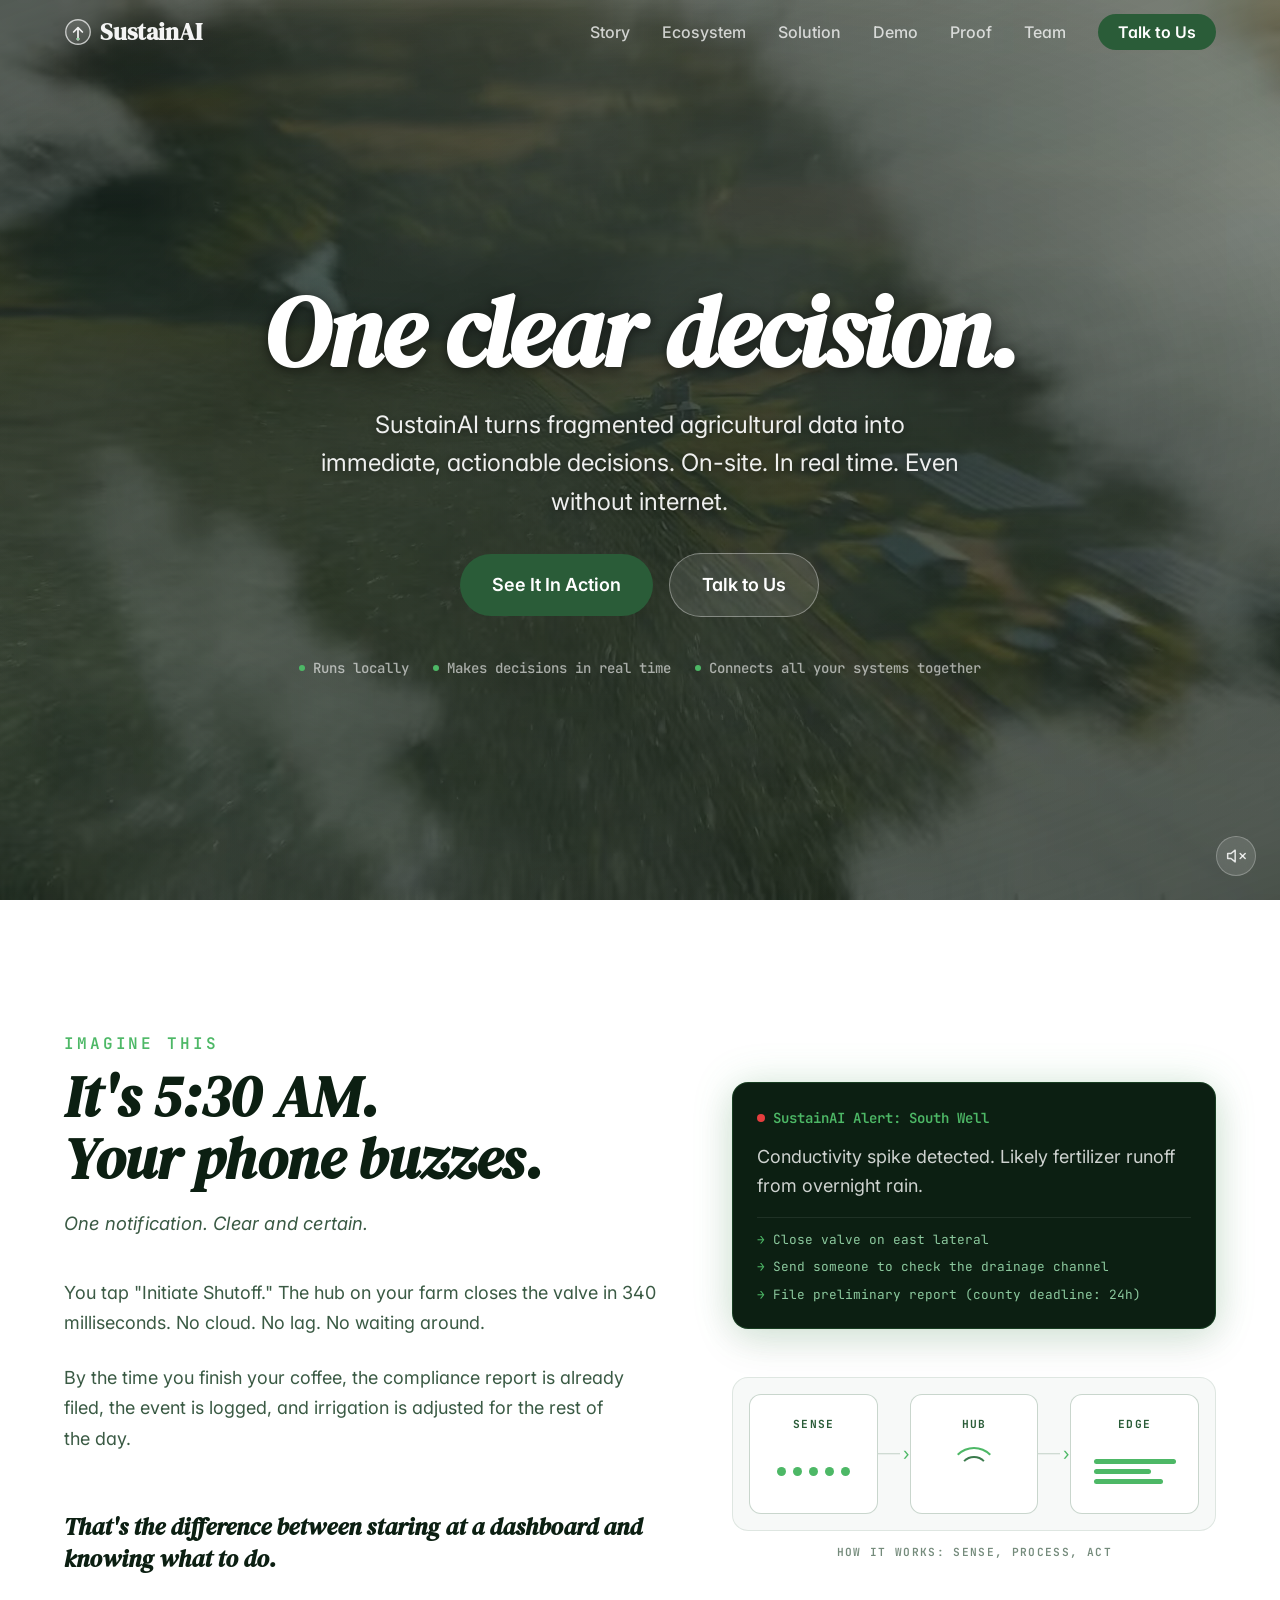
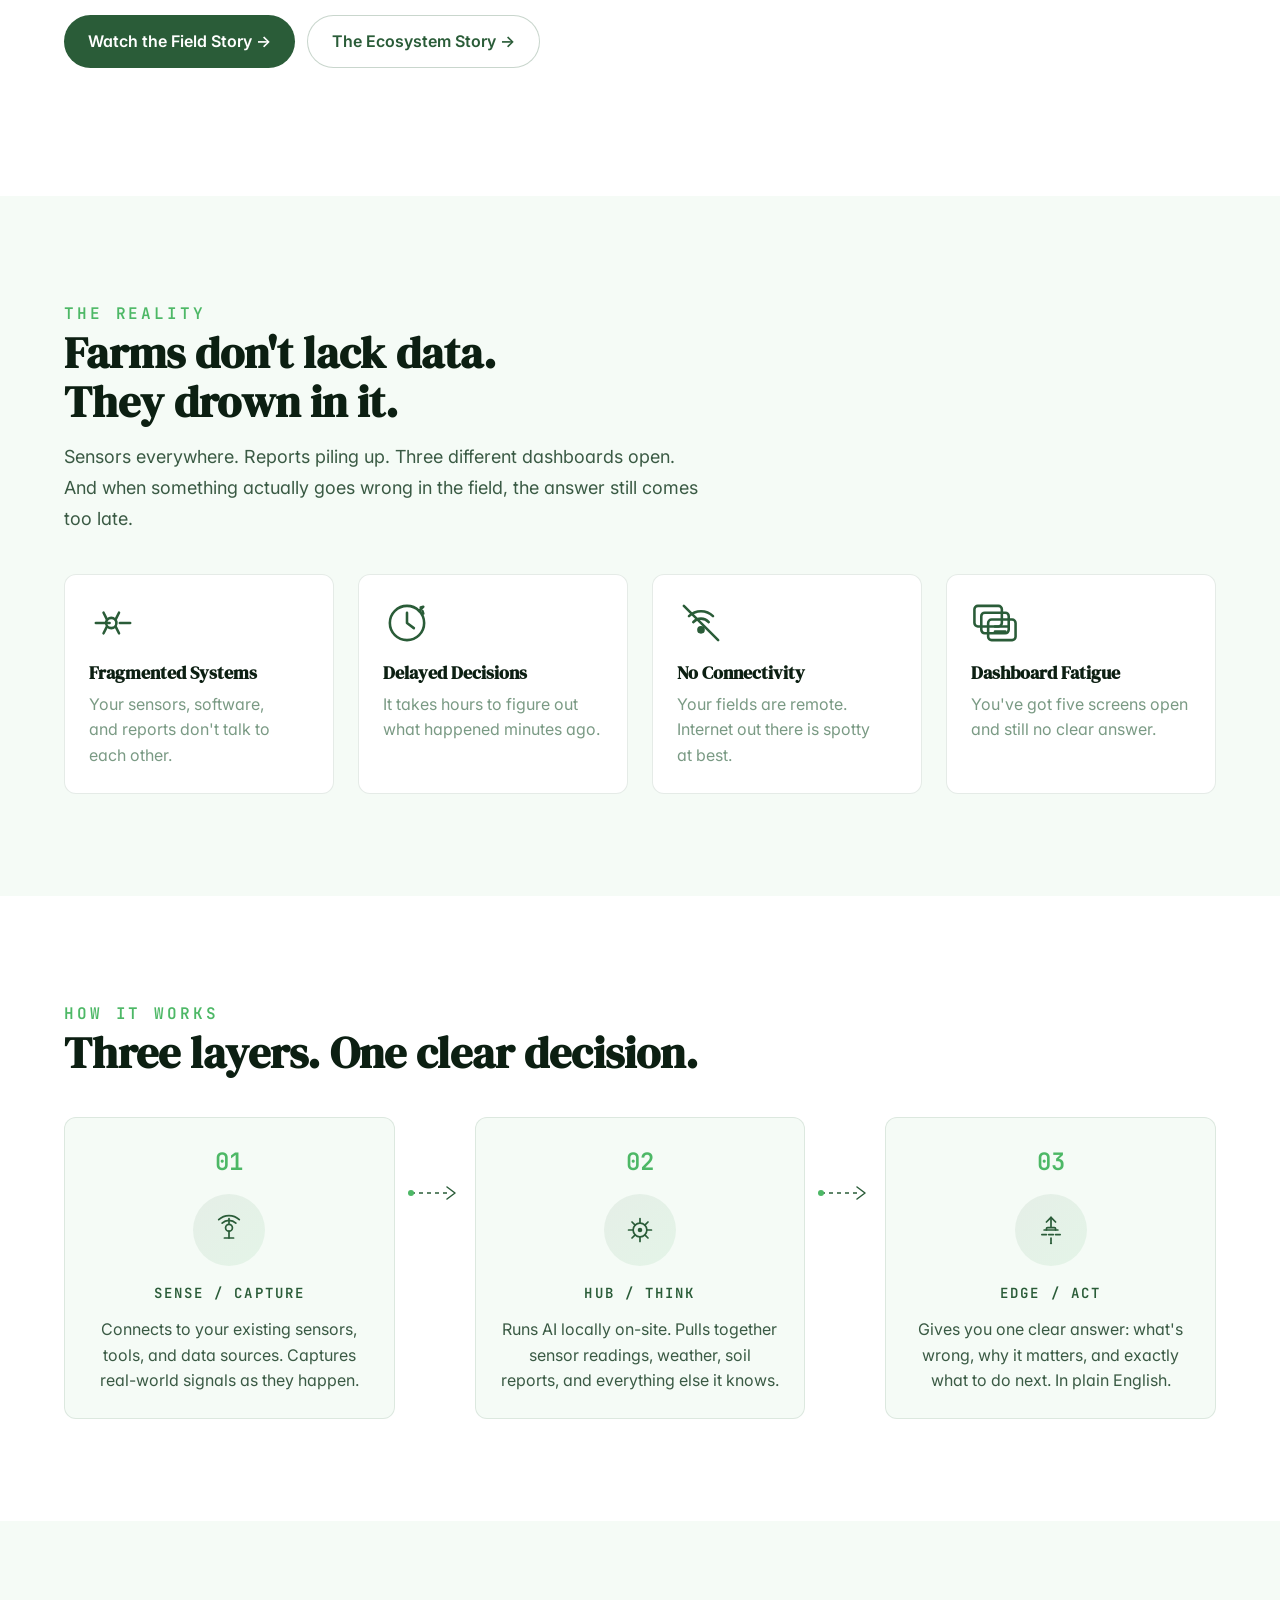
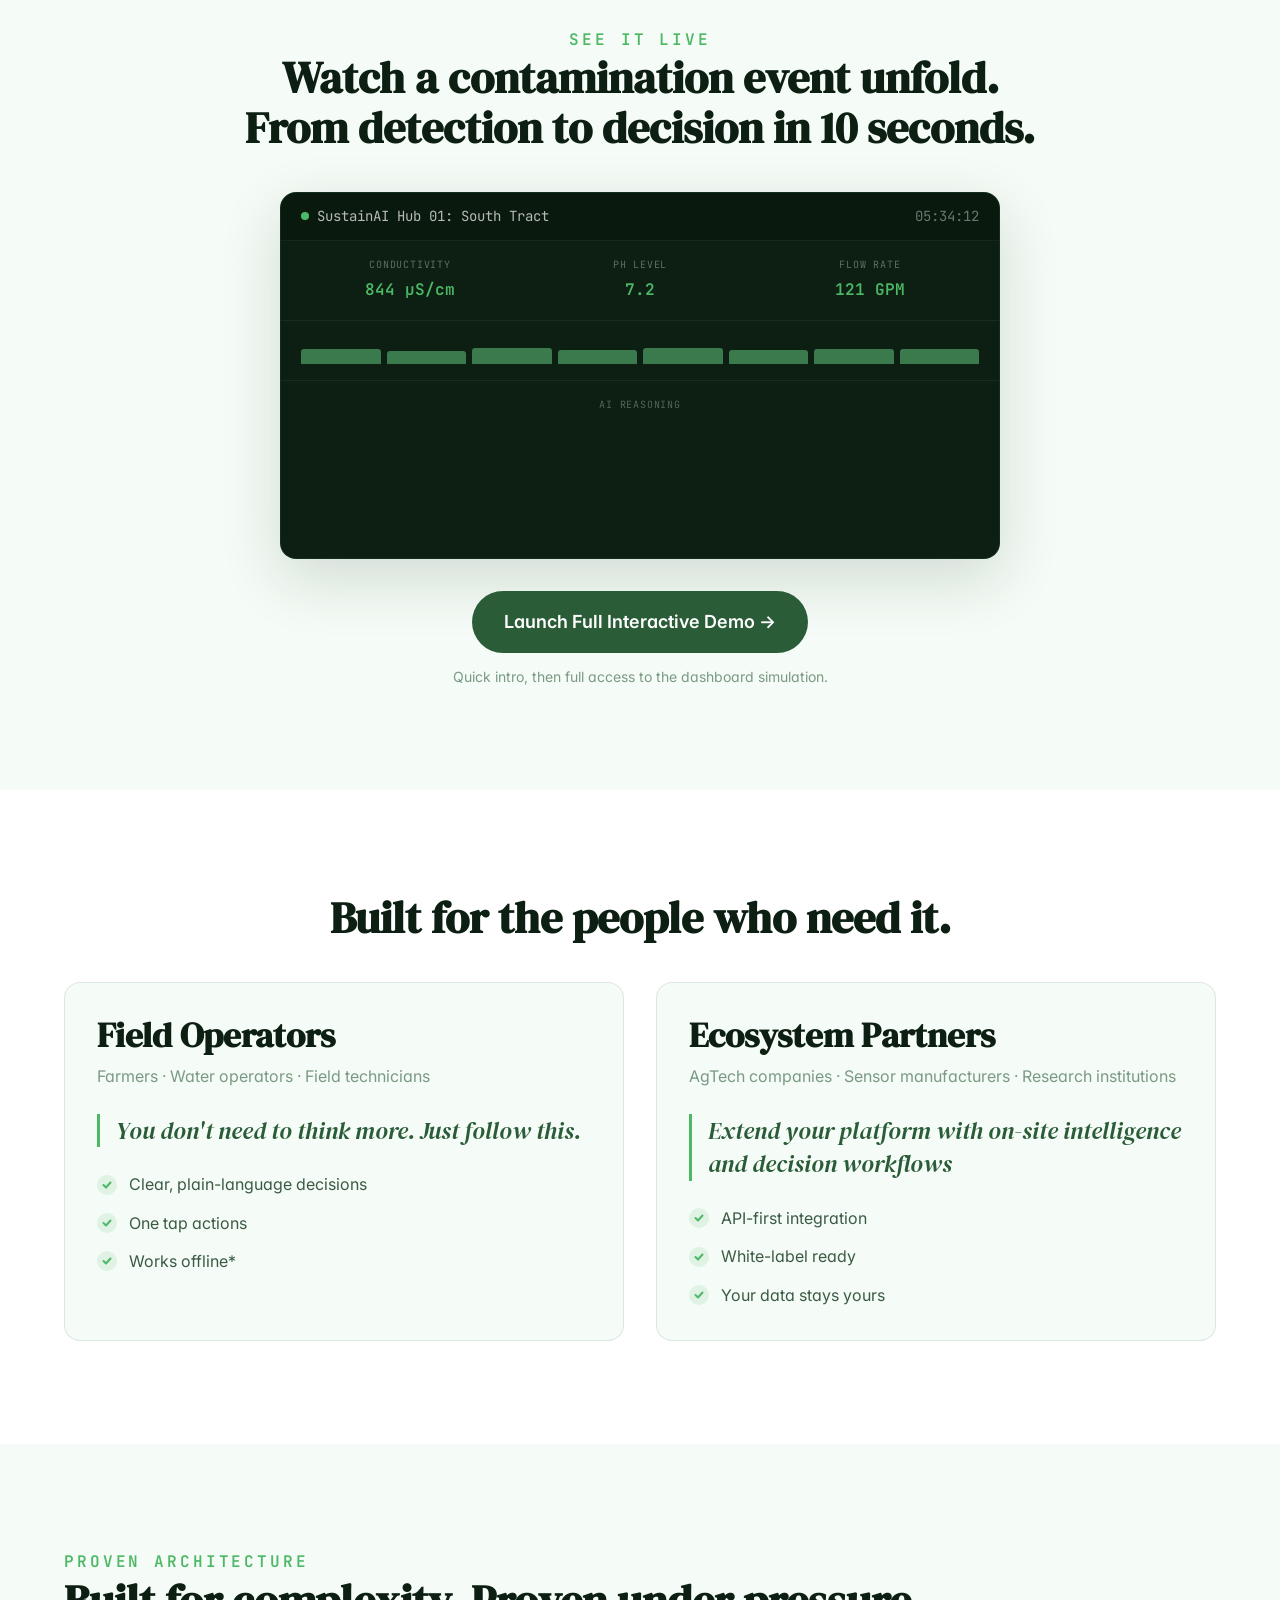
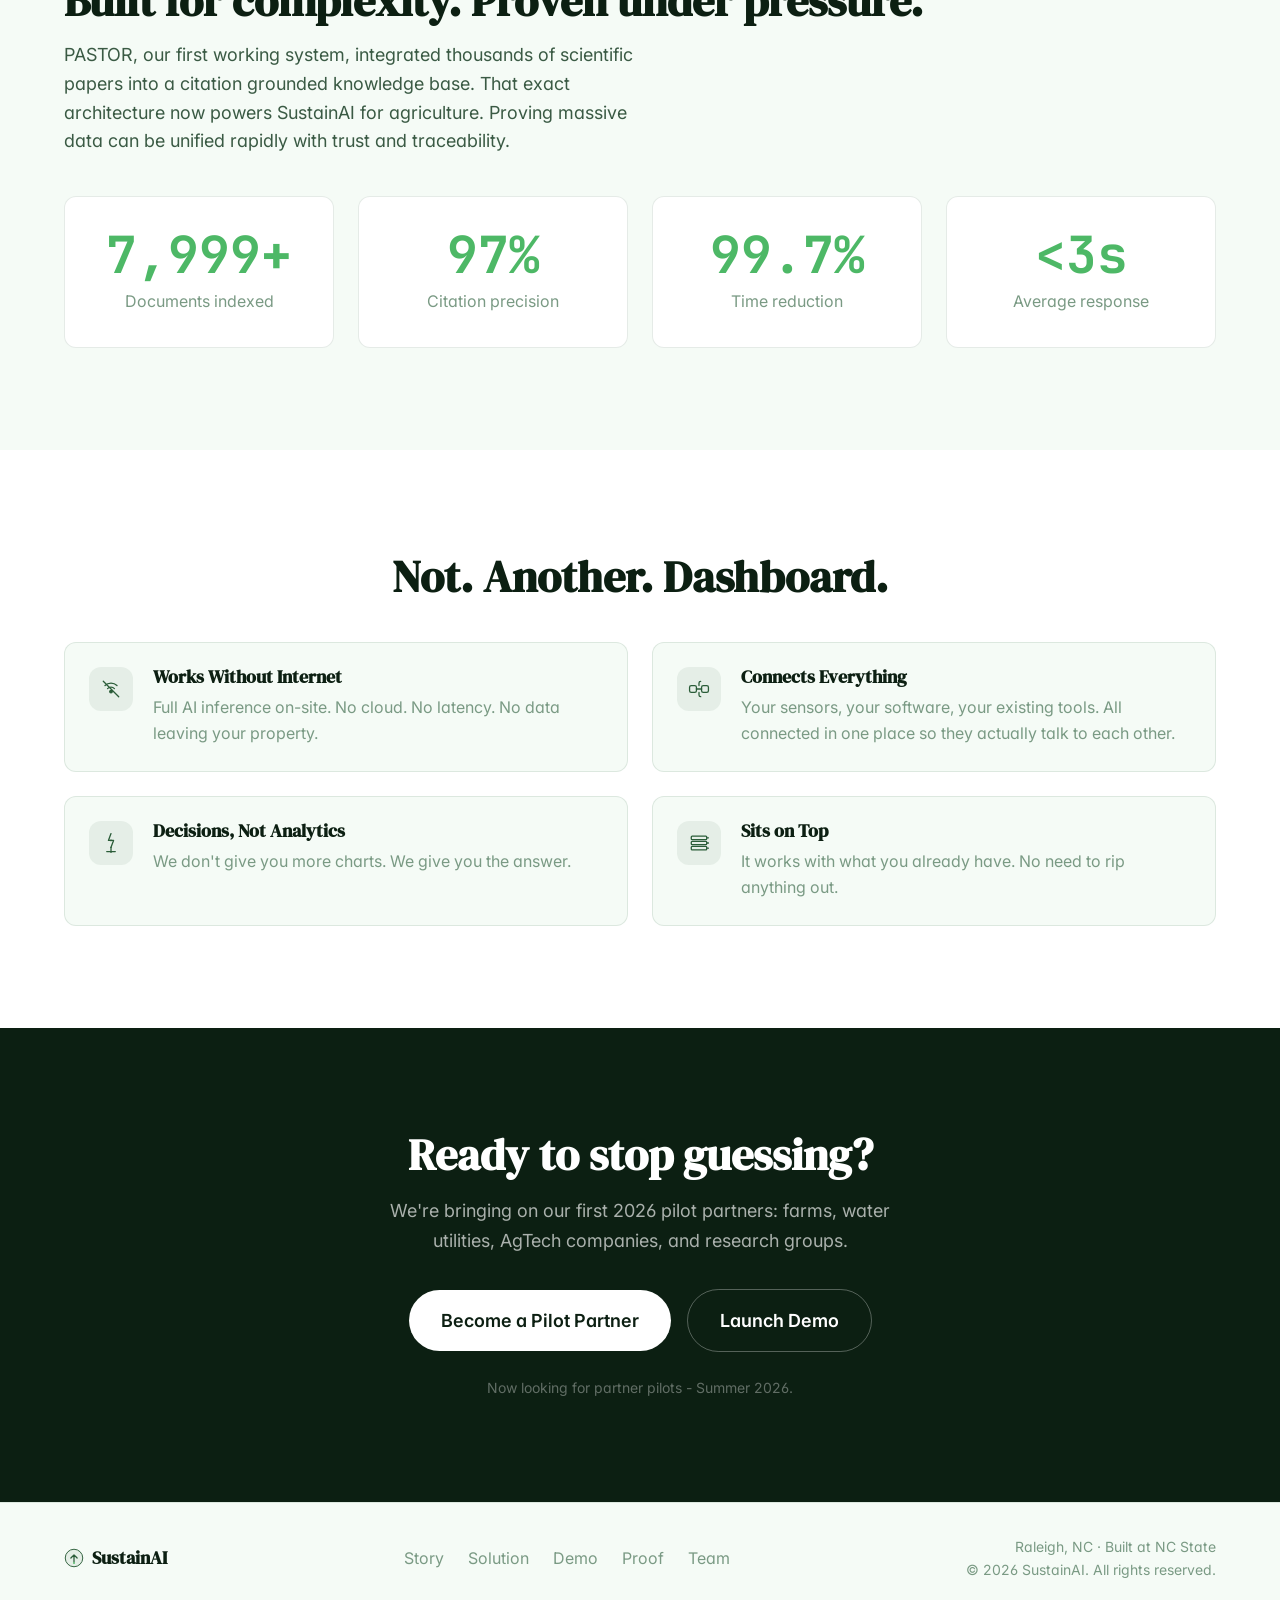
<file: index.html>
<!DOCTYPE html>
<html lang="en">

<head>
    <meta charset="UTF-8">
    <meta name="viewport" content="width=device-width, initial-scale=1.0">
    <title>SustainAI - One Clear Answer</title>
    <meta name="description"
        content="SustainAI turns fragmented agricultural data into immediate, actionable decisions. On-site. In real time. Even without internet.">
    <meta property="og:title" content="SustainAI — One Clear Answer">
    <meta property="og:description"
        content="From dashboards to decisions. AI that actually works at the edge of the field.">
    <meta property="og:type" content="website">
    <link rel="icon" type="image/svg+xml"
        href="data:image/svg+xml,%3Csvg xmlns='http://www.w3.org/2000/svg' viewBox='0 0 32 32'%3E%3Ccircle cx='16' cy='16' r='14' fill='%232a5c38'/%3E%3Cpath d='M16 8 L16 20 M10 14 L16 8 L22 14' stroke='white' stroke-width='2.5' fill='none' stroke-linecap='round' stroke-linejoin='round'/%3E%3C/svg%3E">
    <link rel="preconnect" href="https://fonts.googleapis.com">
    <link rel="preconnect" href="https://fonts.gstatic.com" crossorigin>
    <link rel="stylesheet" href="./css/styles.css">
</head>

<body>

    <!-- ============================================================
       NAVIGATION
       ============================================================ -->
    <nav class="nav" id="nav" role="navigation" aria-label="Main navigation">
        <div class="nav__inner">
            <a href="#" class="nav__logo" aria-label="SustainAI Home">
                <svg width="28" height="28" viewBox="0 0 32 32" fill="none" aria-hidden="true">
                    <circle cx="16" cy="16" r="14" stroke="#2a5c38" stroke-width="1.5" fill="rgba(42,92,56,0.08)" />
                    <path d="M16 22V12M11 16l5-5 5 5" stroke="#2a5c38" stroke-width="2" stroke-linecap="round"
                        stroke-linejoin="round" />
                    <circle cx="16" cy="24" r="1.5" fill="#4db866" />
                </svg>
                SustainAI
            </a>

            <ul class="nav__links" role="list">
                <li><a href="./story.html" class="nav__link">Story</a></li>
                <li><a href="./story2.html" class="nav__link">Ecosystem</a></li>
                <li><a href="#solution" class="nav__link">Solution</a></li>
                <li><a href="#demo" class="nav__link">Demo</a></li>
                <li><a href="#proof" class="nav__link">Proof</a></li>
                <li><a href="#team" class="nav__link">Team</a></li>
                <li><a href="#" class="nav__cta" data-modal="contact">Talk to Us</a></li>
            </ul>

            <button class="nav__hamburger" id="hamburger" aria-label="Toggle menu" aria-expanded="false">
                <span></span>
                <span></span>
                <span></span>
            </button>
        </div>

        <div class="nav__mobile" id="mobileMenu">
            <a href="./story.html" class="mobile-link">Story</a>
            <a href="./story2.html" class="mobile-link">Ecosystem</a>
            <a href="#solution" class="mobile-link">Solution</a>
            <a href="#demo" class="mobile-link">Demo</a>
            <a href="#proof" class="mobile-link">Proof</a>
            <a href="#team" class="mobile-link">Team</a>
            <a href="#" class="mobile-link" data-modal="contact">Talk to Us</a>
        </div>
    </nav>

    <!-- ============================================================
       1. HERO
       ============================================================ -->
    <section class="hero" id="hero">
        <video class="hero__video" autoplay muted playsinline preload="auto" aria-hidden="true" id="heroVideo" poster="/images/hero-poster.jpg">
            <source src="/elevation_video.webm" type="video/webm">
            <source src="/elevation_video.mp4" type="video/mp4">
        </video>
        <div class="hero__overlay" aria-hidden="true"></div>
        <button class="hero__sound-toggle" id="heroSoundToggle" aria-label="Unmute video">
            <!-- Muted icon (default) -->
            <svg class="hero__sound-icon hero__sound-icon--muted" width="20" height="20" viewBox="0 0 24 24" fill="none" stroke="currentColor" stroke-width="1.8" stroke-linecap="round" stroke-linejoin="round">
                <polygon points="11 5 6 9 2 9 2 15 6 15 11 19 11 5"/>
                <line x1="23" y1="9" x2="17" y2="15"/>
                <line x1="17" y1="9" x2="23" y2="15"/>
            </svg>
            <!-- Unmuted icon -->
            <svg class="hero__sound-icon hero__sound-icon--on" width="20" height="20" viewBox="0 0 24 24" fill="none" stroke="currentColor" stroke-width="1.8" stroke-linecap="round" stroke-linejoin="round">
                <polygon points="11 5 6 9 2 9 2 15 6 15 11 19 11 5"/>
                <path d="M15.54 8.46a5 5 0 0 1 0 7.07"/>
                <path d="M19.07 4.93a10 10 0 0 1 0 14.14"/>
            </svg>
        </button>
        <div class="hero__content">
            <h1 class="hero__headline reveal">One clear decision.</h1>
            <p class="hero__sub reveal reveal-delay-1">SustainAI turns fragmented agricultural data into immediate,
                actionable decisions. On-site. In real time. Even without internet.</p>
            <div class="hero__ctas reveal reveal-delay-2">
                <a href="#demo" class="btn btn--primary btn--large">See It In Action</a>
                <button class="btn btn--secondary-light btn--large" data-modal="contact">Talk to Us</button>
            </div>
            <div class="hero__proof reveal reveal-delay-3">
                <span class="hero__badge">Runs locally</span>
                <span class="hero__badge">Makes decisions in real time</span>
                <span class="hero__badge">Connects all your systems together</span>
            </div>
        </div>
    </section>

    <!-- ============================================================
       2. THE MOMENT: 5:30 AM Story
       ============================================================ -->
    <section class="story" id="story">
        <div class="container">
            <span class="section-label reveal">Imagine This</span>
            <div class="story__grid">

                <!-- Left: all narrative text -->
                <div class="story__narrative">
                    <h2 class="story__header reveal">It's 5:30 AM.<br>Your phone buzzes.</h2>
                    <p class="story__subhead reveal">One notification. Clear and certain.</p>
                    <p class="story__text reveal">You tap "Initiate Shutoff." The hub on your farm closes the
                        valve in 340 milliseconds. No cloud. No lag. No waiting around.</p>
                    <p class="story__text reveal">By the time you finish your coffee, the compliance report is
                        already filed, the event is logged, and irrigation is adjusted for the rest of the day.</p>
                    <p class="story__kicker reveal">That's the difference between staring at a dashboard and knowing
                        what to do.</p>
                    <div class="story__actions reveal">
                        <a href="./story.html" class="btn btn--primary">Watch the Field Story →</a>
                        <a href="./story2.html" class="btn btn--secondary">The Ecosystem Story →</a>
                    </div>
                </div>

                <!-- Right: notification card + pipeline -->
                <div class="story__aside">
                    <div class="notification-card reveal">
                        <div class="notification-card__header">
                            <span class="notification-card__dot"></span>
                            SustainAI Alert: South Well
                        </div>
                        <p class="notification-card__body">Conductivity spike detected. Likely fertilizer runoff from
                            overnight rain.</p>
                        <div class="notification-card__actions">
                            <span class="notification-card__action">Close valve on east lateral</span>
                            <span class="notification-card__action">Send someone to check the drainage channel</span>
                            <span class="notification-card__action">File preliminary report (county deadline:
                                24h)</span>
                        </div>
                    </div>

                    <div class="pipeline-wrap reveal">
                        <div class="pipeline">
                            <div class="pipeline__stage">
                                <div class="pipeline__stage-label">Sense</div>
                                <div class="pipeline__stage-visual">
                                    <div class="sensor-dots">
                                        <span class="sensor-dot"></span>
                                        <span class="sensor-dot"></span>
                                        <span class="sensor-dot"></span>
                                        <span class="sensor-dot"></span>
                                        <span class="sensor-dot"></span>
                                    </div>
                                </div>
                            </div>
                            <div class="pipeline__connector"></div>
                            <div class="pipeline__stage">
                                <div class="pipeline__stage-label">Hub</div>
                                <div class="pipeline__stage-visual">
                                    <div class="processing-rings">
                                        <div class="processing-ring processing-ring--outer"></div>
                                        <div class="processing-ring processing-ring--inner"></div>
                                    </div>
                                </div>
                            </div>
                            <div class="pipeline__connector"></div>
                            <div class="pipeline__stage">
                                <div class="pipeline__stage-label">Edge</div>
                                <div class="pipeline__stage-visual">
                                    <div class="output-bars">
                                        <div class="output-bar"></div>
                                        <div class="output-bar"></div>
                                        <div class="output-bar"></div>
                                    </div>
                                </div>
                            </div>
                        </div>
                        <p class="pipeline-wrap__label">How it works: sense, process, act</p>
                    </div>
                </div>

            </div>
        </div>
    </section>

    <!-- ============================================================
       3. THE PROBLEM
       ============================================================ -->
    <section class="problem" id="problem">
        <div class="container">
            <span class="section-label reveal">The Reality</span>
            <h2 class="section-headline reveal">Farms don't lack data.<br>They drown in it.</h2>
            <p class="section-body reveal">Sensors everywhere. Reports piling up. Three different dashboards open. And
                when something actually goes wrong in the field, the answer still comes too late.</p>

            <div class="problem__cards">
                <div class="problem__card reveal">
                    <svg class="problem__card-icon" viewBox="0 0 28 28" fill="none" stroke="currentColor"
                        stroke-width="1.5" stroke-linecap="round" stroke-linejoin="round">
                        <path d="M4 14h6" />
                        <path d="M18 14h6" />
                        <circle cx="13" cy="14" r="3" />
                        <path d="M10.5 12l-2-4" />
                        <path d="M15.5 12l2-4" />
                        <path d="M10.5 16l-2 4" />
                        <path d="M15.5 16l2 4" />
                        <line x1="11" y1="14" x2="12" y2="14" stroke-dasharray="1 2" />
                    </svg>
                    <h3 class="problem__card-title">Fragmented Systems</h3>
                    <p class="problem__card-desc">Your sensors, software, and reports don't talk to each other.</p>
                </div>

                <div class="problem__card reveal reveal-delay-1">
                    <svg class="problem__card-icon" viewBox="0 0 28 28" fill="none" stroke="currentColor"
                        stroke-width="1.5" stroke-linecap="round" stroke-linejoin="round">
                        <circle cx="14" cy="14" r="10" />
                        <path d="M14 8v6l4 3" />
                        <path d="M21 7l2-2" />
                        <path d="M22 5l1.5-0.5" />
                        <path d="M23 7l0.5 1.5" />
                    </svg>
                    <h3 class="problem__card-title">Delayed Decisions</h3>
                    <p class="problem__card-desc">It takes hours to figure out what happened minutes ago.</p>
                </div>

                <div class="problem__card reveal reveal-delay-2">
                    <svg class="problem__card-icon" viewBox="0 0 28 28" fill="none" stroke="currentColor"
                        stroke-width="1.5" stroke-linecap="round" stroke-linejoin="round">
                        <path d="M7 10a10 10 0 0 1 14 0" />
                        <path d="M9.5 13.5a6 6 0 0 1 9 0" />
                        <circle cx="14" cy="18" r="1.5" fill="currentColor" />
                        <line x1="4" y1="4" x2="24" y2="24" />
                    </svg>
                    <h3 class="problem__card-title">No Connectivity</h3>
                    <p class="problem__card-desc">Your fields are remote. Internet out there is spotty at best.</p>
                </div>

                <div class="problem__card reveal reveal-delay-3">
                    <svg class="problem__card-icon" viewBox="0 0 28 28" fill="none" stroke="currentColor"
                        stroke-width="1.5" stroke-linecap="round" stroke-linejoin="round">
                        <rect x="2" y="4" width="16" height="12" rx="2" />
                        <rect x="6" y="8" width="16" height="12" rx="2" />
                        <rect x="10" y="12" width="16" height="12" rx="2" />
                        <line x1="14" y1="16" x2="22" y2="16" />
                        <line x1="14" y1="19" x2="20" y2="19" />
                    </svg>
                    <h3 class="problem__card-title">Dashboard Fatigue</h3>
                    <p class="problem__card-desc">You've got five screens open and still no clear answer.</p>
                </div>
            </div>
        </div>
    </section>

    <!-- ============================================================
       4. THE SOLUTION
       ============================================================ -->
    <section class="solution" id="solution">
        <div class="container">
            <span class="section-label reveal">How It Works</span>
            <h2 class="section-headline reveal">Three layers. One clear decision.</h2>

            <div class="solution__steps">
                <div class="solution__step reveal">
                    <div class="solution__step-num">01</div>
                    <div class="solution__step-icon">
                        <svg width="32" height="32" viewBox="0 0 28 28" fill="none" stroke="currentColor"
                            stroke-width="1.5" stroke-linecap="round" stroke-linejoin="round">
                            <path d="M14 4v4" />
                            <circle cx="14" cy="12" r="3" />
                            <path d="M8 8a8.5 8.5 0 0 1 12 0" />
                            <path d="M5 5a13 13 0 0 1 18 0" />
                            <path d="M14 15v6" />
                            <path d="M10 21h8" />
                        </svg>
                    </div>
                    <div class="solution__step-label">Sense / Capture</div>
                    <p class="solution__step-desc">Connects to your existing sensors, tools, and data sources. Captures
                        real-world signals as they happen.</p>
                </div>

                <div class="solution__arrow reveal">
                    <svg width="48" height="24" viewBox="0 0 48 24" fill="none">
                        <path d="M0 12h40" stroke="#2a5c38" stroke-width="1.5" stroke-dasharray="4 4" id="arrowPath1" />
                        <path d="M36 6l8 6-8 6" stroke="#2a5c38" stroke-width="1.5" stroke-linecap="round"
                            stroke-linejoin="round" />
                        <circle r="3" fill="#4db866" class="solution__arrow-dot"
                            style="offset-path: path('M0 12 L40 12'); offset-rotate: 0deg;" />
                    </svg>
                </div>

                <div class="solution__step reveal reveal-delay-1">
                    <div class="solution__step-num">02</div>
                    <div class="solution__step-icon">
                        <svg width="32" height="32" viewBox="0 0 28 28" fill="none" stroke="currentColor"
                            stroke-width="1.5" stroke-linecap="round" stroke-linejoin="round">
                            <circle cx="14" cy="14" r="6" />
                            <path d="M14 8V4" />
                            <path d="M14 24v-4" />
                            <path d="M8 14H4" />
                            <path d="M24 14h-4" />
                            <path d="M9.76 9.76L7 7" />
                            <path d="M21 21l-2.76-2.76" />
                            <path d="M9.76 18.24L7 21" />
                            <path d="M21 7l-2.76 2.76" />
                            <circle cx="14" cy="14" r="2" fill="currentColor" stroke="none" />
                        </svg>
                    </div>
                    <div class="solution__step-label">Hub / Think</div>
                    <p class="solution__step-desc">Runs AI locally on-site. Pulls together sensor readings,
                        weather, soil reports, and everything else it knows.</p>
                </div>

                <div class="solution__arrow reveal">
                    <svg width="48" height="24" viewBox="0 0 48 24" fill="none">
                        <path d="M0 12h40" stroke="#2a5c38" stroke-width="1.5" stroke-dasharray="4 4" id="arrowPath2" />
                        <path d="M36 6l8 6-8 6" stroke="#2a5c38" stroke-width="1.5" stroke-linecap="round"
                            stroke-linejoin="round" />
                        <circle r="3" fill="#4db866" class="solution__arrow-dot"
                            style="offset-path: path('M0 12 L40 12'); offset-rotate: 0deg; animation-delay: 1s;" />
                    </svg>
                </div>

                <div class="solution__step reveal reveal-delay-2">
                    <div class="solution__step-num">03</div>
                    <div class="solution__step-icon">
                        <svg width="32" height="32" viewBox="0 0 28 28" fill="none" stroke="currentColor"
                            stroke-width="1.5" stroke-linecap="round" stroke-linejoin="round">
                            <path d="M14 3L14 11" />
                            <path d="M10 7l4-4 4 4" />
                            <path d="M8 14h12" />
                            <path d="M6 18h4" />
                            <path d="M12 18h4" />
                            <path d="M18 18h4" />
                            <path d="M14 21v3" />
                            <circle cx="14" cy="25.5" r="1" fill="currentColor" stroke="none" />
                            <path d="M10 14v-1a1 1 0 0 1 1-1h6a1 1 0 0 1 1 1v1" />
                        </svg>
                    </div>
                    <div class="solution__step-label">Edge / Act</div>
                    <p class="solution__step-desc">Gives you one clear answer: what's wrong, why it matters, and
                        exactly what to do next. In plain English.</p>
                </div>
            </div>
        </div>
    </section>

    <!-- ============================================================
       5. THE DEMO
       ============================================================ -->
    <section class="demo" id="demo">
        <div class="container" style="text-align: center;">
            <span class="section-label reveal">See It Live</span>
            <h2 class="section-headline reveal">Watch a contamination event unfold.<br>From detection to decision in
                10 seconds.</h2>

            <div class="demo__wrapper reveal">
                <div class="demo__screen" id="demoScreen">
                    <div class="demo__topbar">
                        <span class="demo__topbar-title">
                            <span class="demo__pulse"></span>
                            SustainAI Hub 01: South Tract
                        </span>
                        <span class="demo__topbar-time" id="demoTime">05:34:12</span>
                    </div>

                    <div class="demo__kpis">
                        <div class="demo__kpi">
                            <div class="demo__kpi-label">Conductivity</div>
                            <div class="demo__kpi-value" id="kpiConductivity">840 µS/cm</div>
                        </div>
                        <div class="demo__kpi">
                            <div class="demo__kpi-label">pH Level</div>
                            <div class="demo__kpi-value" id="kpiPh">7.2</div>
                        </div>
                        <div class="demo__kpi">
                            <div class="demo__kpi-label">Flow Rate</div>
                            <div class="demo__kpi-value" id="kpiFlow">120 GPM</div>
                        </div>
                    </div>

                    <div class="demo__chart" id="demoChart">
                        <div class="demo__bar" style="height: 55%"></div>
                        <div class="demo__bar" style="height: 48%"></div>
                        <div class="demo__bar" style="height: 60%"></div>
                        <div class="demo__bar" style="height: 52%"></div>
                        <div class="demo__bar" style="height: 58%"></div>
                        <div class="demo__bar" style="height: 50%"></div>
                        <div class="demo__bar" style="height: 54%"></div>
                        <div class="demo__bar" style="height: 56%"></div>
                    </div>

                    <div class="demo__log" id="demoLog">
                        <div class="demo__log-label">AI Reasoning</div>
                        <div class="demo__log-entry demo__log-entry--alert" id="logAlert">
                            ⚠ Conductivity anomaly detected at South Well (1180 µS/cm)
                        </div>
                        <div class="demo__log-entry demo__log-entry--response" id="logResponse"></div>
                        <div class="demo__log-entry demo__log-entry--success" id="logSuccess">
                            ✓ Done: Valve closed, report filed
                        </div>
                    </div>
                </div>
            </div>

            <div class="demo__cta-area reveal">
                <a href="./demo.html" class="btn btn--primary btn--large">Launch Full Interactive Demo →</a>
                <p class="demo__cta-note">Quick intro, then full access to the dashboard simulation.</p>
            </div>
        </div>
    </section>

    <!-- ============================================================
       6. WHO IT'S FOR
       ============================================================ -->
    <section class="audience" id="audience">
        <div class="container">
            <h2 class="section-headline reveal" style="text-align: center;">Built for the people who need it.</h2>

            <div class="audience__grid">
                <div class="audience__card reveal">
                    <h3 class="audience__card-title">Field Operators</h3>
                    <p class="audience__card-sub">Farmers · Water operators · Field technicians</p>
                    <p class="audience__card-quote">You don't need to think more. Just follow this.</p>
                    <ul class="audience__checklist" role="list">
                        <li class="audience__check">
                            <span class="audience__check-icon">
                                <svg width="12" height="12" viewBox="0 0 12 12" fill="none" stroke="currentColor"
                                    stroke-width="2" stroke-linecap="round" stroke-linejoin="round">
                                    <path d="M2.5 6l2.5 2.5 4.5-5" />
                                </svg>
                            </span>
                            Clear, plain-language decisions
                        </li>
                        <li class="audience__check">
                            <span class="audience__check-icon">
                                <svg width="12" height="12" viewBox="0 0 12 12" fill="none" stroke="currentColor"
                                    stroke-width="2" stroke-linecap="round" stroke-linejoin="round">
                                    <path d="M2.5 6l2.5 2.5 4.5-5" />
                                </svg>
                            </span>
                            One tap actions
                        </li>
                        <li class="audience__check">
                            <span class="audience__check-icon">
                                <svg width="12" height="12" viewBox="0 0 12 12" fill="none" stroke="currentColor"
                                    stroke-width="2" stroke-linecap="round" stroke-linejoin="round">
                                    <path d="M2.5 6l2.5 2.5 4.5-5" />
                                </svg>
                            </span>
                            Works offline*
                        </li>
                    </ul>
                </div>

                <div class="audience__card reveal reveal-delay-1">
                    <h3 class="audience__card-title">Ecosystem Partners</h3>
                    <p class="audience__card-sub">AgTech companies · Sensor manufacturers · Research institutions</p>
                    <p class="audience__card-quote">Extend your platform with on-site intelligence and decision
                        workflows</p>
                    <ul class="audience__checklist" role="list">
                        <li class="audience__check">
                            <span class="audience__check-icon">
                                <svg width="12" height="12" viewBox="0 0 12 12" fill="none" stroke="currentColor"
                                    stroke-width="2" stroke-linecap="round" stroke-linejoin="round">
                                    <path d="M2.5 6l2.5 2.5 4.5-5" />
                                </svg>
                            </span>
                            API-first integration
                        </li>
                        <li class="audience__check">
                            <span class="audience__check-icon">
                                <svg width="12" height="12" viewBox="0 0 12 12" fill="none" stroke="currentColor"
                                    stroke-width="2" stroke-linecap="round" stroke-linejoin="round">
                                    <path d="M2.5 6l2.5 2.5 4.5-5" />
                                </svg>
                            </span>
                            White-label ready
                        </li>
                        <li class="audience__check">
                            <span class="audience__check-icon">
                                <svg width="12" height="12" viewBox="0 0 12 12" fill="none" stroke="currentColor"
                                    stroke-width="2" stroke-linecap="round" stroke-linejoin="round">
                                    <path d="M2.5 6l2.5 2.5 4.5-5" />
                                </svg>
                            </span>
                            Your data stays yours
                        </li>
                    </ul>
                </div>
            </div>
        </div>
    </section>

    <!-- ============================================================
       7. PROOF
       ============================================================ -->
    <section class="proof" id="proof">
        <div class="container">
            <span class="section-label reveal">Proven Architecture</span>
            <h2 class="section-headline reveal">Built for complexity. Proven under pressure.</h2>
            <p class="proof__subtitle reveal">PASTOR, our first working system, integrated thousands of scientific
                papers into a citation grounded knowledge base. That exact architecture now powers SustainAI for
                agriculture. Proving massive data can be unified rapidly with trust and traceability.</p>

            <div class="proof__stats">
                <div class="proof__stat reveal">
                    <div class="proof__stat-number" data-count="8000" data-suffix="+">0</div>
                    <div class="proof__stat-label">Documents indexed</div>
                </div>
                <div class="proof__stat reveal reveal-delay-1">
                    <div class="proof__stat-number" data-count="98" data-suffix="%">0</div>
                    <div class="proof__stat-label">Citation precision</div>
                </div>
                <div class="proof__stat reveal reveal-delay-2">
                    <div class="proof__stat-number" data-count="99.7" data-suffix="%" data-decimals="1">0</div>
                    <div class="proof__stat-label">Time reduction</div>
                </div>
                <div class="proof__stat reveal reveal-delay-3">
                    <div class="proof__stat-number" data-prefix="<" data-count="4" data-suffix="s">0</div>
                    <div class="proof__stat-label">Average response</div>
                </div>
            </div>
        </div>
    </section>

    <!-- ============================================================
       8. WHY DIFFERENT
       ============================================================ -->
    <section class="moat" id="moat">
        <div class="container">
            <h2 class="section-headline reveal" style="text-align: center;">Not. Another. Dashboard.</h2>

            <div class="moat__grid">
                <div class="moat__card reveal">
                    <div class="moat__card-icon">
                        <svg width="24" height="24" viewBox="0 0 28 28" fill="none" stroke="currentColor"
                            stroke-width="1.5" stroke-linecap="round" stroke-linejoin="round">
                            <path d="M7 10a10 10 0 0 1 14 0" />
                            <path d="M10 13.5a5.5 5.5 0 0 1 8 0" />
                            <circle cx="14" cy="17" r="1.5" fill="currentColor" />
                            <line x1="5" y1="5" x2="23" y2="23" />
                        </svg>
                    </div>
                    <div>
                        <h3 class="moat__card-title">Works Without Internet</h3>
                        <p class="moat__card-desc">Full AI inference on-site. No cloud. No latency. No data leaving your
                            property.</p>
                    </div>
                </div>

                <div class="moat__card reveal reveal-delay-1">
                    <div class="moat__card-icon">
                        <svg width="24" height="24" viewBox="0 0 28 28" fill="none" stroke="currentColor"
                            stroke-width="1.5" stroke-linecap="round" stroke-linejoin="round">
                            <rect x="3" y="10" width="8" height="8" rx="2" />
                            <rect x="17" y="10" width="8" height="8" rx="2" />
                            <path d="M11 14h6" />
                            <path d="M14 10V7a2 2 0 0 1 2-2h0" />
                            <path d="M14 18v3a2 2 0 0 0 2 2h0" />
                        </svg>
                    </div>
                    <div>
                        <h3 class="moat__card-title">Connects Everything</h3>
                        <p class="moat__card-desc">Your sensors, your software, your existing tools. All connected in
                            one place so they actually talk to each other.</p>
                    </div>
                </div>

                <div class="moat__card reveal reveal-delay-2">
                    <div class="moat__card-icon">
                        <svg width="24" height="24" viewBox="0 0 28 28" fill="none" stroke="currentColor"
                            stroke-width="1.5" stroke-linecap="round" stroke-linejoin="round">
                            <path d="M14 3l-3 8h6l-3 8" />
                            <path d="M14 19v6" />
                            <circle cx="14" cy="11" r="1" fill="currentColor" stroke="none" />
                            <path d="M9 24h10" />
                        </svg>
                    </div>
                    <div>
                        <h3 class="moat__card-title">Decisions, Not Analytics</h3>
                        <p class="moat__card-desc">We don't give you more charts. We give you the answer.</p>
                    </div>
                </div>

                <div class="moat__card reveal reveal-delay-3">
                    <div class="moat__card-icon">
                        <svg width="24" height="24" viewBox="0 0 28 28" fill="none" stroke="currentColor"
                            stroke-width="1.5" stroke-linecap="round" stroke-linejoin="round">
                            <rect x="5" y="6" width="18" height="4" rx="1" />
                            <rect x="5" y="12" width="18" height="4" rx="1" />
                            <rect x="5" y="18" width="18" height="4" rx="1" />
                            <path d="M23 8h2" />
                            <path d="M23 14h2" />
                            <path d="M23 20h2" />
                        </svg>
                    </div>
                    <div>
                        <h3 class="moat__card-title">Sits on Top</h3>
                        <p class="moat__card-desc">It works with what you already have. No need to rip anything out.</p>
                    </div>
                </div>
            </div>
        </div>
    </section>

    <!-- ============================================================
       9. TEAM
       ============================================================ -->

    <!-- ============================================================
       10. CTA
       ============================================================ -->
    <section class="cta-section" id="cta">
        <div class="container">
            <h2 class="section-headline reveal">Ready to stop guessing?</h2>
            <p class="cta-section__body reveal">We're bringing on our first 2026 pilot partners: farms, water
                utilities, AgTech companies, and research groups.</p>
            <div class="cta-section__buttons reveal">
                <button class="btn btn--white btn--large" data-modal="contact">Become a Pilot Partner</button>
                <a href="./demo.html" class="btn btn--outline-white btn--large">Launch Demo</a>
            </div>
            <p class="cta-section__note reveal">Now looking for partner pilots - Summer 2026.</p>
        </div>
    </section>

    <!-- ============================================================
       11. FOOTER
       ============================================================ -->
    <footer class="footer">
        <div class="container">
            <div class="footer__inner">
                <a href="#" class="footer__brand">
                    <svg width="20" height="20" viewBox="0 0 32 32" fill="none" aria-hidden="true">
                        <circle cx="16" cy="16" r="14" stroke="#2a5c38" stroke-width="1.5" fill="rgba(42,92,56,0.08)" />
                        <path d="M16 22V12M11 16l5-5 5 5" stroke="#2a5c38" stroke-width="2" stroke-linecap="round"
                            stroke-linejoin="round" />
                        <circle cx="16" cy="24" r="1.5" fill="#4db866" />
                    </svg>
                    SustainAI
                </a>
                <ul class="footer__nav" role="list">
                    <li><a href="./story.html">Story</a></li>
                    <li><a href="#solution">Solution</a></li>
                    <li><a href="#demo">Demo</a></li>
                    <li><a href="#proof">Proof</a></li>
                    <li><a href="#team">Team</a></li>
                </ul>
                <div class="footer__meta">
                    Raleigh, NC · Built at NC State<br>
                    © 2026 SustainAI. All rights reserved.
                </div>
            </div>
        </div>
    </footer>

    <!-- ============================================================
       CONTACT MODAL
       ============================================================ -->
    <div class="modal-overlay" id="contactModal" role="dialog" aria-modal="true" aria-labelledby="contactTitle">
        <div class="modal">
            <button class="modal__close" aria-label="Close modal" data-close-modal>
                <svg width="20" height="20" viewBox="0 0 24 24" fill="none" stroke="currentColor" stroke-width="2"
                    stroke-linecap="round">
                    <path d="M18 6L6 18M6 6l12 12" />
                </svg>
            </button>

            <div id="contactForm">
                <h3 class="modal__title" id="contactTitle">Let's talk.</h3>
                <p class="modal__subtitle">Tell us what you're working on. We'll get back within 24 hours.</p>

                <form id="contactFormEl" action="https://api.web3forms.com/submit" method="POST">
                    <input type="hidden" name="access_key" value="7e476710-fc59-46ee-a995-93f49b2444c0">
                    <input type="hidden" name="subject" value="SustainAI: New Contact">
                    <input type="hidden" name="from_name" value="SustainAI Website">
                    <input type="checkbox" name="botcheck" class="hidden" style="display:none">

                    <div class="form__group">
                        <label class="form__label" for="contactName">Name</label>
                        <input class="form__input" type="text" id="contactName" name="name" required
                            placeholder="Your name">
                    </div>

                    <div class="form__group">
                        <label class="form__label" for="contactEmail">Email</label>
                        <input class="form__input" type="email" id="contactEmail" name="email" required
                            placeholder="you@company.com">
                    </div>

                    <div class="form__group">
                        <label class="form__label" for="contactRole">I am a...</label>
                        <select class="form__select" id="contactRole" name="role" required>
                            <option value="" disabled selected>Select your role</option>
                            <option value="farmer">Farmer / Field Operator</option>
                            <option value="water">Water Utility Operator</option>
                            <option value="agtech">AgTech Company</option>
                            <option value="sensor">Sensor Manufacturer</option>
                            <option value="research">Research Institution</option>
                            <option value="investor">Investor</option>
                            <option value="other">Other</option>
                        </select>
                    </div>

                    <div class="form__group">
                        <label class="form__label" for="contactMessage">Message</label>
                        <textarea class="form__textarea" id="contactMessage" name="message" required
                            placeholder="What are you working on? What problem are you trying to solve?"></textarea>
                    </div>

                    <button type="submit" class="btn btn--primary btn--large form__submit" id="contactSubmit">Send
                        Message</button>
                </form>
            </div>

            <div id="contactSuccess" class="form__success hidden">
                <div class="form__success-icon">
                    <svg width="28" height="28" viewBox="0 0 24 24" fill="none" stroke="currentColor" stroke-width="2"
                        stroke-linecap="round" stroke-linejoin="round">
                        <path d="M20 6L9 17l-5-5" />
                    </svg>
                </div>
                <h3 class="form__success-title">Message sent.</h3>
                <p class="form__success-text">We'll get back to you within 24 hours.</p>
            </div>
        </div>
    </div>

    <script src="./js/main.js"></script>
</body>

</html>
</file>
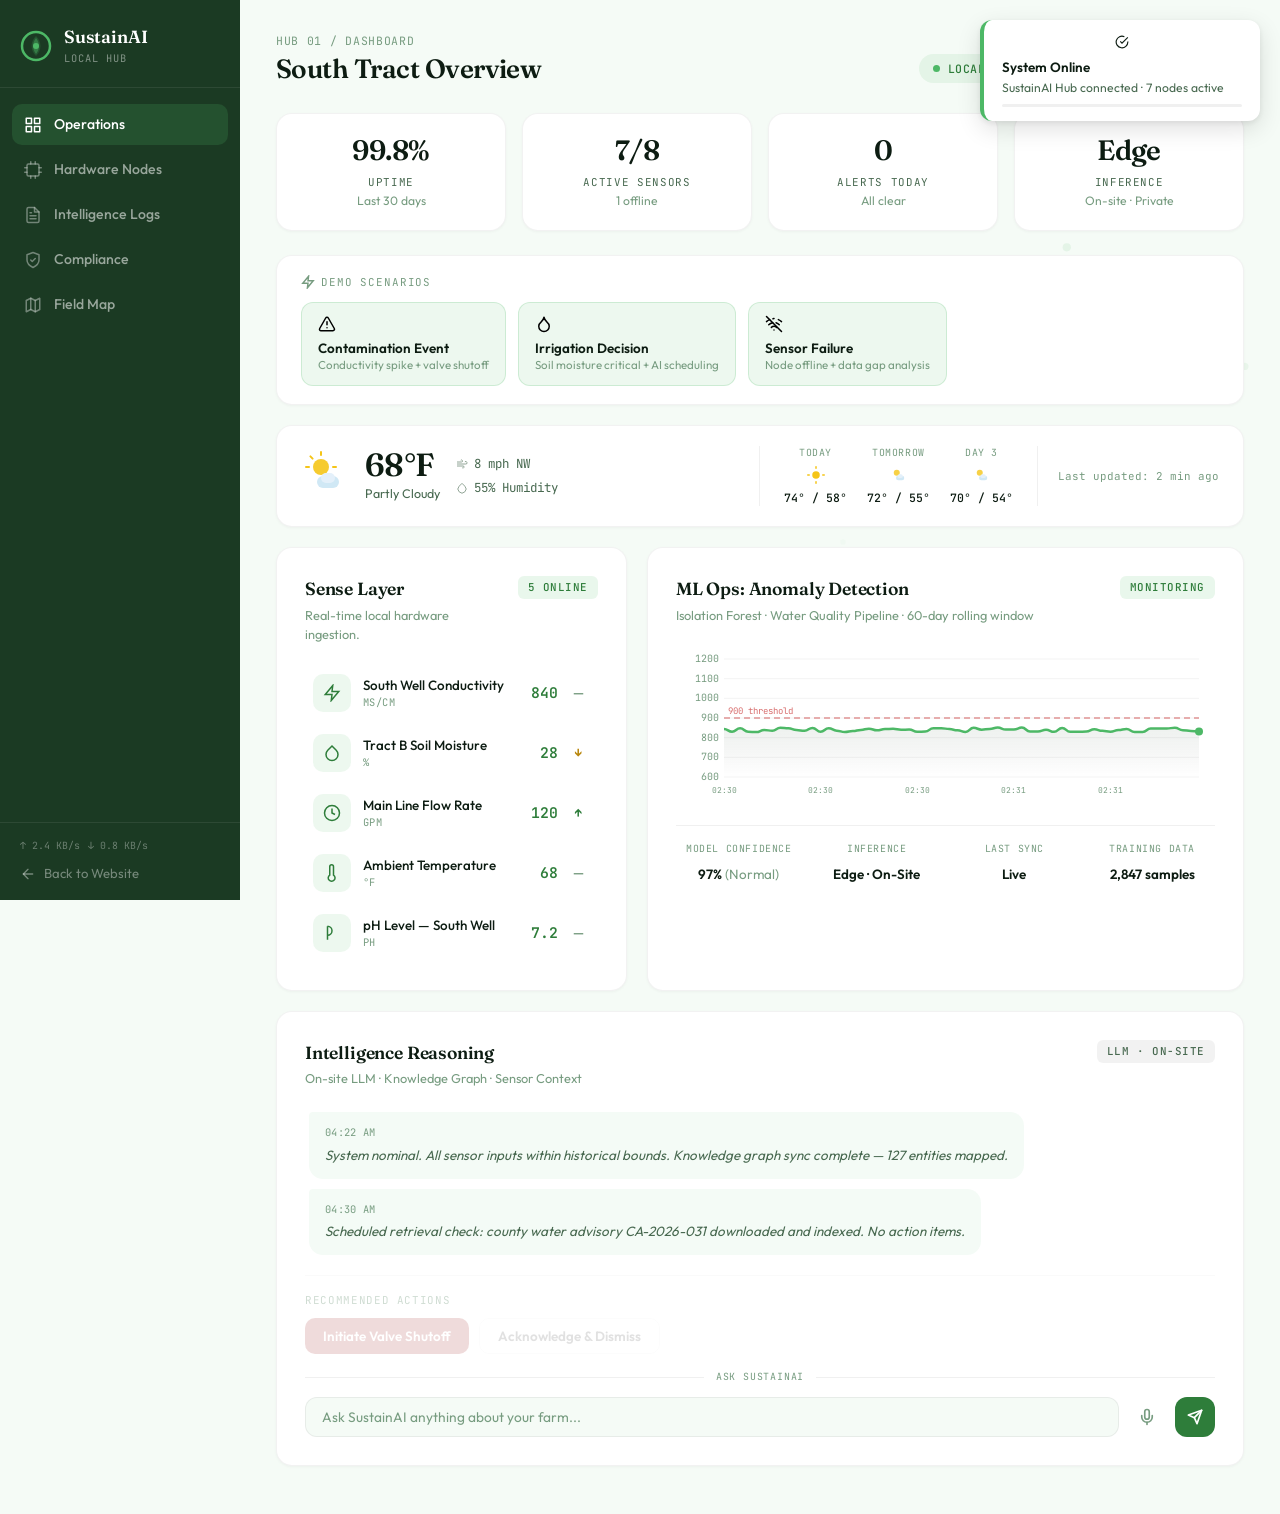
<file: demo.html>
<!DOCTYPE html>
<html lang="en">
<head>
  <meta charset="UTF-8">
  <meta name="viewport" content="width=device-width, initial-scale=1.0">
  <title>SustainAI Local Hub — Demo Dashboard</title>
  <link rel="preconnect" href="https://fonts.googleapis.com">
  <link rel="preconnect" href="https://fonts.gstatic.com" crossorigin>
  <link href="https://fonts.googleapis.com/css2?family=Fraunces:ital,opsz,wght@0,9..144,300;0,9..144,400;0,9..144,500;0,9..144,600;0,9..144,700;1,9..144,400&family=JetBrains+Mono:wght@400;500;600&family=Outfit:wght@300;400;500;600;700&display=swap" rel="stylesheet">
  <link rel="stylesheet" href="./css/demo.css">
</head>
<body>

  <!-- AMBIENT PARTICLE CANVAS -->
  <canvas id="particleCanvas" aria-hidden="true"></canvas>

  <!-- TOAST CONTAINER -->
  <div class="toast-container" id="toastContainer" aria-live="polite"></div>

  <!-- SIDEBAR (Desktop) -->
  <aside class="sidebar" id="sidebar">
    <div class="sidebar-header">
      <div class="sidebar-logo">
        <svg width="32" height="32" viewBox="0 0 32 32" fill="none" aria-label="SustainAI Logo">
          <circle cx="16" cy="16" r="14" stroke="#4db866" stroke-width="2.5"/>
          <path d="M16 6 C10 12, 10 20, 16 26 C22 20, 22 12, 16 6Z" fill="#4db866" opacity="0.2"/>
          <path d="M16 8 C12 13, 12 19, 16 24 C20 19, 20 13, 16 8Z" fill="#4db866" opacity="0.4"/>
          <circle cx="16" cy="16" r="3" fill="#4db866"/>
        </svg>
        <div class="sidebar-brand">
          <span class="sidebar-brand-name">SustainAI</span>
          <span class="sidebar-brand-label">Local Hub</span>
        </div>
      </div>
    </div>
    <nav class="sidebar-nav">
      <a href="#" class="nav-link active" data-tab="operations">
        <svg width="18" height="18" viewBox="0 0 24 24" fill="none" stroke="currentColor" stroke-width="2" stroke-linecap="round" stroke-linejoin="round"><rect x="3" y="3" width="7" height="7"/><rect x="14" y="3" width="7" height="7"/><rect x="3" y="14" width="7" height="7"/><rect x="14" y="14" width="7" height="7"/></svg>
        <span>Operations</span>
      </a>
      <a href="#" class="nav-link" data-tab="hardware">
        <svg width="18" height="18" viewBox="0 0 24 24" fill="none" stroke="currentColor" stroke-width="2" stroke-linecap="round" stroke-linejoin="round"><rect x="4" y="4" width="16" height="16" rx="2"/><line x1="9" y1="1" x2="9" y2="4"/><line x1="15" y1="1" x2="15" y2="4"/><line x1="9" y1="20" x2="9" y2="23"/><line x1="15" y1="20" x2="15" y2="23"/><line x1="1" y1="9" x2="4" y2="9"/><line x1="1" y1="15" x2="4" y2="15"/><line x1="20" y1="9" x2="23" y2="9"/><line x1="20" y1="15" x2="23" y2="15"/></svg>
        <span>Hardware Nodes</span>
      </a>
      <a href="#" class="nav-link" data-tab="logs">
        <svg width="18" height="18" viewBox="0 0 24 24" fill="none" stroke="currentColor" stroke-width="2" stroke-linecap="round" stroke-linejoin="round"><path d="M14 2H6a2 2 0 0 0-2 2v16a2 2 0 0 0 2 2h12a2 2 0 0 0 2-2V8z"/><polyline points="14 2 14 8 20 8"/><line x1="16" y1="13" x2="8" y2="13"/><line x1="16" y1="17" x2="8" y2="17"/><polyline points="10 9 9 9 8 9"/></svg>
        <span>Intelligence Logs</span>
      </a>
      <a href="#" class="nav-link" data-tab="compliance">
        <svg width="18" height="18" viewBox="0 0 24 24" fill="none" stroke="currentColor" stroke-width="2" stroke-linecap="round" stroke-linejoin="round"><path d="M12 22s8-4 8-10V5l-8-3-8 3v7c0 6 8 10 8 10z"/><polyline points="9 12 11 14 15 10"/></svg>
        <span>Compliance</span>
      </a>
      <a href="#" class="nav-link" data-tab="fieldmap">
        <svg width="18" height="18" viewBox="0 0 24 24" fill="none" stroke="currentColor" stroke-width="2" stroke-linecap="round" stroke-linejoin="round"><polygon points="3 6 9 3 15 6 21 3 21 18 15 21 9 18 3 21"/><line x1="9" y1="3" x2="9" y2="18"/><line x1="15" y1="6" x2="15" y2="21"/></svg>
        <span>Field Map</span>
      </a>
    </nav>
    <div class="sidebar-footer">
      <div class="sidebar-throughput" id="sidebarThroughput">
        <span id="throughputUp">↑ 2.4 KB/s</span>
        <span id="throughputDown">↓ 0.8 KB/s</span>
      </div>
      <a href="./index.html" class="back-link">
        <svg width="16" height="16" viewBox="0 0 24 24" fill="none" stroke="currentColor" stroke-width="2" stroke-linecap="round" stroke-linejoin="round"><line x1="19" y1="12" x2="5" y2="12"/><polyline points="12 19 5 12 12 5"/></svg>
        <span>Back to Website</span>
      </a>
    </div>
  </aside>

  <!-- MOBILE TOP BAR -->
  <header class="mobile-bar" id="mobileBar">
    <button class="hamburger" id="hamburgerBtn" aria-label="Toggle menu">
      <span></span><span></span><span></span>
    </button>
    <div class="mobile-brand">
      <svg width="22" height="22" viewBox="0 0 32 32" fill="none" aria-hidden="true">
        <circle cx="16" cy="16" r="14" stroke="#4db866" stroke-width="2.5"/>
        <path d="M16 8 C12 13, 12 19, 16 24 C20 19, 20 13, 16 8Z" fill="#4db866" opacity="0.4"/>
        <circle cx="16" cy="16" r="3" fill="#4db866"/>
      </svg>
      <span>SustainAI</span>
    </div>
    <div class="mobile-clock" id="mobileClock">04:30:00</div>
  </header>

  <!-- MOBILE DRAWER -->
  <div class="mobile-drawer" id="mobileDrawer">
    <nav class="drawer-nav">
      <a href="#" class="drawer-link active" data-tab="operations">Operations</a>
      <a href="#" class="drawer-link" data-tab="hardware">Hardware Nodes</a>
      <a href="#" class="drawer-link" data-tab="logs">Intelligence Logs</a>
      <a href="#" class="drawer-link" data-tab="compliance">Compliance</a>
      <a href="#" class="drawer-link" data-tab="fieldmap">Field Map</a>
      <a href="./index.html" class="drawer-link drawer-back">← Back to Website</a>
    </nav>
  </div>

  <!-- MAIN CONTENT -->
  <main class="main-content" id="mainContent">

    <!-- ============ TAB 1: OPERATIONS ============ -->
    <section class="tab-panel active" id="tab-operations">
      <!-- Header -->
      <div class="page-header">
        <div class="page-header-left">
          <span class="breadcrumb">Hub 01 / Dashboard</span>
          <h1 class="page-title">South Tract Overview</h1>
        </div>
        <div class="page-header-right">
          <span class="status-pill">
            <span class="pulse-dot"></span>
            Local Network Active
          </span>
          <div class="system-clock-badge" id="systemClock">04:30:00 AM</div>
        </div>
      </div>

      <!-- KPI Row -->
      <div class="kpi-grid">
        <div class="kpi-card">
          <span class="kpi-value">99.8%</span>
          <span class="kpi-label">Uptime</span>
          <span class="kpi-sub">Last 30 days</span>
        </div>
        <div class="kpi-card">
          <span class="kpi-value" id="activeSensorsKpi">7/8</span>
          <span class="kpi-label">Active Sensors</span>
          <span class="kpi-sub" id="activeSensorsSub">1 offline</span>
        </div>
        <div class="kpi-card" id="alertsKpi">
          <span class="kpi-value" id="alertsValue">0</span>
          <span class="kpi-label">Alerts Today</span>
          <span class="kpi-sub" id="alertsSub">All clear</span>
        </div>
        <div class="kpi-card">
          <span class="kpi-value">Edge</span>
          <span class="kpi-label">Inference</span>
          <span class="kpi-sub">On-site · Private</span>
        </div>
      </div>

      <!-- SCENARIO SELECTOR -->
      <div class="scenario-bar" id="scenarioBar">
        <div class="scenario-label">
          <svg width="14" height="14" viewBox="0 0 24 24" fill="none" stroke="currentColor" stroke-width="2.5"><polygon points="13 2 3 14 12 14 11 22 21 10 12 10 13 2"/></svg>
          Demo Scenarios
        </div>
        <div class="scenario-cards">
          <button class="scenario-btn" id="scenario1Btn" data-scenario="1">
            <span class="scenario-icon scenario-icon-red"><svg width="18" height="18" viewBox="0 0 24 24" fill="none" stroke="currentColor" stroke-width="2" stroke-linecap="round" stroke-linejoin="round"><path d="m21.73 18-8-14a2 2 0 0 0-3.48 0l-8 14A2 2 0 0 0 4 21h16a2 2 0 0 0 1.73-3Z"/><line x1="12" x2="12" y1="9" y2="13"/><line x1="12" x2="12.01" y1="17" y2="17"/></svg></span>
            <span class="scenario-title">Contamination Event</span>
            <span class="scenario-desc">Conductivity spike + valve shutoff</span>
          </button>
          <button class="scenario-btn" id="scenario2Btn" data-scenario="2">
            <span class="scenario-icon scenario-icon-amber"><svg width="18" height="18" viewBox="0 0 24 24" fill="none" stroke="currentColor" stroke-width="2" stroke-linecap="round" stroke-linejoin="round"><path d="M12 22a7 7 0 0 0 7-7c0-2-1-3.9-3-5.5s-3.5-4-4-6.5c-.5 2.5-2 4.9-4 6.5C6 11.1 5 13 5 15a7 7 0 0 0 7 7z"/></svg></span>
            <span class="scenario-title">Irrigation Decision</span>
            <span class="scenario-desc">Soil moisture critical + AI scheduling</span>
          </button>
          <button class="scenario-btn" id="scenario3Btn" data-scenario="3">
            <span class="scenario-icon scenario-icon-gray"><svg width="18" height="18" viewBox="0 0 24 24" fill="none" stroke="currentColor" stroke-width="2" stroke-linecap="round" stroke-linejoin="round"><line x1="2" x2="22" y1="2" y2="22"/><path d="M8.5 16.5a5 5 0 0 1 7 0"/><path d="M2 8.82a15 15 0 0 1 4.17-2.65"/><path d="M10.66 5c.44-.11.89-.2 1.34-.28"/><path d="M22 8.82a15 15 0 0 0-4.17-2.65"/><path d="M5 13a10 10 0 0 1 5.24-2.76"/><path d="M14.76 10.24A10 10 0 0 1 19 13"/><line x1="12" x2="12.01" y1="20" y2="20"/></svg></span>
            <span class="scenario-title">Sensor Failure</span>
            <span class="scenario-desc">Node offline + data gap analysis</span>
          </button>
          <button class="scenario-reset-btn" id="scenarioResetBtn" style="display:none">
            <svg width="14" height="14" viewBox="0 0 24 24" fill="none" stroke="currentColor" stroke-width="2.5"><polyline points="1 4 1 10 7 10"/><path d="M3.51 15a9 9 0 1 0 .49-3.31"/></svg>
            Reset Demo
          </button>
        </div>
      </div>

      <!-- WEATHER WIDGET -->
      <div class="weather-widget" id="weatherWidget">
        <div class="weather-main">
          <div class="weather-icon-wrap">
            <!-- Sun with cloud SVG -->
            <svg width="48" height="48" viewBox="0 0 48 48" fill="none" aria-label="Partly cloudy">
              <circle cx="20" cy="18" r="8" fill="#f5c518" opacity="0.9"/>
              <line x1="20" y1="6" x2="20" y2="3" stroke="#f5c518" stroke-width="2" stroke-linecap="round"/>
              <line x1="20" y1="30" x2="20" y2="33" stroke="#f5c518" stroke-width="2" stroke-linecap="round"/>
              <line x1="8" y1="18" x2="5" y2="18" stroke="#f5c518" stroke-width="2" stroke-linecap="round"/>
              <line x1="32" y1="18" x2="35" y2="18" stroke="#f5c518" stroke-width="2" stroke-linecap="round"/>
              <line x1="11.6" y1="9.6" x2="9.4" y2="7.4" stroke="#f5c518" stroke-width="2" stroke-linecap="round"/>
              <line x1="28.4" y1="26.4" x2="30.6" y2="28.6" stroke="#f5c518" stroke-width="2" stroke-linecap="round"/>
              <rect x="16" y="27" width="22" height="12" rx="6" fill="#d0e8f5"/>
              <rect x="20" y="24" width="14" height="10" rx="5" fill="#e4f0fa"/>
            </svg>
          </div>
          <div class="weather-temp-block">
            <span class="weather-temp" id="weatherTemp">68°F</span>
            <span class="weather-desc" id="weatherDesc">Partly Cloudy</span>
          </div>
          <div class="weather-details">
            <div class="weather-detail-item">
              <svg width="12" height="12" viewBox="0 0 24 24" fill="none" stroke="currentColor" stroke-width="2"><path d="M9.59 4.59A2 2 0 1 1 11 8H2m10.59 11.41A2 2 0 1 0 14 16H2m15.73-8.27A2.5 2.5 0 1 1 19.5 12H2"/></svg>
              <span id="weatherWind">8 mph NW</span>
            </div>
            <div class="weather-detail-item">
              <svg width="12" height="12" viewBox="0 0 24 24" fill="none" stroke="currentColor" stroke-width="2"><path d="M12 2.69l5.66 5.66a8 8 0 1 1-11.31 0z"/></svg>
              <span id="weatherHumidity">55% Humidity</span>
            </div>
          </div>
        </div>
        <div class="weather-forecast">
          <div class="forecast-item">
            <span class="forecast-day">Today</span>
            <svg width="18" height="18" viewBox="0 0 24 24" fill="none"><circle cx="12" cy="12" r="5" fill="#f5c518"/><line x1="12" y1="1" x2="12" y2="3" stroke="#f5c518" stroke-width="2" stroke-linecap="round"/><line x1="12" y1="21" x2="12" y2="23" stroke="#f5c518" stroke-width="2" stroke-linecap="round"/><line x1="1" y1="12" x2="3" y2="12" stroke="#f5c518" stroke-width="2" stroke-linecap="round"/><line x1="21" y1="12" x2="23" y2="12" stroke="#f5c518" stroke-width="2" stroke-linecap="round"/></svg>
            <span class="forecast-temps">74° / 58°</span>
          </div>
          <div class="forecast-item">
            <span class="forecast-day">Tomorrow</span>
            <svg width="18" height="18" viewBox="0 0 24 24" fill="none"><circle cx="9" cy="9" r="4" fill="#f5c518" opacity="0.8"/><rect x="8" y="13" width="11" height="6" rx="3" fill="#d0e8f5"/><rect x="10" y="11" width="7" height="5" rx="2.5" fill="#e4f0fa"/></svg>
            <span class="forecast-temps">72° / 55°</span>
          </div>
          <div class="forecast-item">
            <span class="forecast-day">Day 3</span>
            <svg width="18" height="18" viewBox="0 0 24 24" fill="none"><circle cx="9" cy="9" r="4" fill="#f5c518" opacity="0.8"/><rect x="8" y="13" width="11" height="6" rx="3" fill="#d0e8f5"/><rect x="10" y="11" width="7" height="5" rx="2.5" fill="#e4f0fa"/></svg>
            <span class="forecast-temps">70° / 54°</span>
          </div>
        </div>
        <div class="weather-footer" id="weatherFooter">Last updated: 2 min ago</div>
      </div>

      <!-- Dashboard Grid -->
      <div class="dashboard-grid">
        <!-- Sense Layer Widget -->
        <div class="widget sense-layer-widget">
          <div class="widget-header">
            <div>
              <h2 class="widget-title">Sense Layer</h2>
              <p class="widget-subtitle">Real-time local hardware ingestion.</p>
            </div>
            <span class="badge badge-success" id="senseLayerBadge">5 Online</span>
          </div>
          <div class="sensor-list" id="sensorList">
            <div class="sensor-item" data-sensor="conductivity">
              <div class="sensor-icon" style="background: rgba(77,184,102,0.1);">
                <svg width="18" height="18" viewBox="0 0 24 24" fill="none" stroke="#2e7d3a" stroke-width="2"><path d="M13 2L3 14h9l-1 8 10-12h-9l1-8z"/></svg>
              </div>
              <div class="sensor-info">
                <span class="sensor-name">South Well Conductivity</span>
                <span class="sensor-meta">µS/cm</span>
              </div>
              <div class="sensor-reading">
                <span class="sensor-value" id="val-conductivity">840</span>
                <span class="sensor-trend neutral" id="trend-conductivity">—</span>
              </div>
            </div>
            <div class="sensor-item" data-sensor="moisture">
              <div class="sensor-icon" style="background: rgba(77,184,102,0.1);">
                <svg width="18" height="18" viewBox="0 0 24 24" fill="none" stroke="#2e7d3a" stroke-width="2"><path d="M12 2.69l5.66 5.66a8 8 0 1 1-11.31 0z"/></svg>
              </div>
              <div class="sensor-info">
                <span class="sensor-name">Tract B Soil Moisture</span>
                <span class="sensor-meta">%</span>
              </div>
              <div class="sensor-reading">
                <span class="sensor-value" id="val-moisture">28</span>
                <span class="sensor-trend down" id="trend-moisture">↓</span>
              </div>
            </div>
            <div class="sensor-item" data-sensor="flow">
              <div class="sensor-icon" style="background: rgba(77,184,102,0.1);">
                <svg width="18" height="18" viewBox="0 0 24 24" fill="none" stroke="#2e7d3a" stroke-width="2"><circle cx="12" cy="12" r="10"/><polyline points="12 6 12 12 16 14"/></svg>
              </div>
              <div class="sensor-info">
                <span class="sensor-name">Main Line Flow Rate</span>
                <span class="sensor-meta">GPM</span>
              </div>
              <div class="sensor-reading">
                <span class="sensor-value" id="val-flow">120</span>
                <span class="sensor-trend up" id="trend-flow">↑</span>
              </div>
            </div>
            <div class="sensor-item" data-sensor="temp">
              <div class="sensor-icon" style="background: rgba(77,184,102,0.1);">
                <svg width="18" height="18" viewBox="0 0 24 24" fill="none" stroke="#2e7d3a" stroke-width="2"><path d="M14 14.76V3.5a2.5 2.5 0 0 0-5 0v11.26a4.5 4.5 0 1 0 5 0z"/></svg>
              </div>
              <div class="sensor-info">
                <span class="sensor-name">Ambient Temperature</span>
                <span class="sensor-meta">°F</span>
              </div>
              <div class="sensor-reading">
                <span class="sensor-value" id="val-temp">68</span>
                <span class="sensor-trend neutral" id="trend-temp">—</span>
              </div>
            </div>
            <div class="sensor-item" data-sensor="ph">
              <div class="sensor-icon" style="background: rgba(77,184,102,0.1);">
                <svg width="18" height="18" viewBox="0 0 24 24" fill="none" stroke="#2e7d3a" stroke-width="2"><path d="M6 3v18"/><path d="M6 3a6 6 0 0 1 0 12"/></svg>
              </div>
              <div class="sensor-info">
                <span class="sensor-name">pH Level — South Well</span>
                <span class="sensor-meta">pH</span>
              </div>
              <div class="sensor-reading">
                <span class="sensor-value" id="val-ph">7.2</span>
                <span class="sensor-trend neutral" id="trend-ph">—</span>
              </div>
            </div>
          </div>
        </div>

        <!-- ML Ops Widget — Canvas Line Chart -->
        <div class="widget mlops-widget">
          <div class="widget-header">
            <div>
              <h2 class="widget-title">ML Ops: Anomaly Detection</h2>
              <p class="widget-subtitle">Isolation Forest · Water Quality Pipeline · 60-day rolling window</p>
            </div>
            <span class="badge badge-success" id="mlBadge">Monitoring</span>
          </div>
          <div class="canvas-chart-wrap">
            <canvas id="conductivityChart" width="600" height="160"></canvas>
          </div>
          <div class="ml-meta">
            <div class="meta-item">
              <span class="meta-label">Model Confidence</span>
              <span class="meta-value" id="mlConfidence">97% <span class="text-muted">(Normal)</span></span>
            </div>
            <div class="meta-item">
              <span class="meta-label">Inference</span>
              <span class="meta-value">Edge · On-Site</span>
            </div>
            <div class="meta-item">
              <span class="meta-label">Last Sync</span>
              <span class="meta-value">Live</span>
            </div>
            <div class="meta-item">
              <span class="meta-label">Training Data</span>
              <span class="meta-value">2,847 samples</span>
            </div>
          </div>
        </div>

        <!-- Intelligence Reasoning + Chat -->
        <div class="widget reasoning-widget">
          <div class="widget-header">
            <div>
              <h2 class="widget-title">Intelligence Reasoning</h2>
              <p class="widget-subtitle">On-site LLM · Knowledge Graph · Sensor Context</p>
            </div>
            <span class="badge badge-default">LLM · On-Site</span>
          </div>
          <div class="chat-log" id="chatLog">
            <div class="chat-msg system-msg">
              <span class="chat-time">04:22 AM</span>
              <p>System nominal. All sensor inputs within historical bounds. Knowledge graph sync complete — 127 entities mapped.</p>
            </div>
            <div class="chat-msg system-msg">
              <span class="chat-time">04:30 AM</span>
              <p>Scheduled retrieval check: county water advisory CA-2026-031 downloaded and indexed. No action items.</p>
            </div>
          </div>
          
          <!-- Scenario Timeline (hidden by default) -->
          <div class="event-timeline" id="eventTimeline" style="display:none">
            <div class="timeline-label">Event Timeline</div>
            <div class="timeline-steps" id="timelineSteps">
              <!-- Injected by JS -->
            </div>
          </div>

          <!-- Recommended Actions -->
          <div class="recommended-actions" id="recommendedActions">
            <span class="actions-label">Recommended Actions</span>
            <div class="actions-row" id="actionsRow">
              <button class="btn btn-danger" id="valveShutoffBtn" disabled>Initiate Valve Shutoff</button>
              <button class="btn btn-outline" id="acknowledgeBtn" disabled>Acknowledge &amp; Dismiss</button>
            </div>
          </div>

          <!-- AI Chat Input -->
          <div class="ai-chat-input-wrap">
            <div class="ai-chat-divider">
              <span>Ask SustainAI</span>
            </div>
            <div class="ai-chat-row">
              <input type="text" class="ai-chat-input" id="aiChatInput" placeholder="Ask SustainAI anything about your farm..." autocomplete="off">
              <button class="ai-chat-mic" id="aiChatMic" aria-label="Voice input">
                <svg width="18" height="18" viewBox="0 0 24 24" fill="none" stroke="currentColor" stroke-width="2.2" stroke-linecap="round" stroke-linejoin="round"><path d="M12 2a3 3 0 0 0-3 3v7a3 3 0 0 0 6 0V5a3 3 0 0 0-3-3Z"/><path d="M19 10v2a7 7 0 0 1-14 0v-2"/><line x1="12" x2="12" y1="19" y2="22"/></svg>
              </button>
              <button class="ai-chat-send" id="aiChatSend" aria-label="Send">
                <svg width="16" height="16" viewBox="0 0 24 24" fill="none" stroke="currentColor" stroke-width="2.5" stroke-linecap="round" stroke-linejoin="round"><line x1="22" y1="2" x2="11" y2="13"/><polygon points="22 2 15 22 11 13 2 9 22 2"/></svg>
              </button>
            </div>
          </div>
        </div>
      </div>
    </section>

    <!-- ============ TAB 2: HARDWARE NODES ============ -->
    <section class="tab-panel" id="tab-hardware">
      <div class="page-header">
        <div class="page-header-left">
          <span class="breadcrumb">Hub 01 / Sense Layer</span>
          <h1 class="page-title">Hardware Nodes</h1>
        </div>
        <div class="page-header-right">
          <span class="status-pill">
            <span class="pulse-dot"></span>
            Edge Mesh Active
          </span>
          <button class="btn btn-secondary">Scan Network</button>
        </div>
      </div>

      <div class="kpi-grid">
        <div class="kpi-card">
          <span class="kpi-value">8</span>
          <span class="kpi-label">Total Nodes</span>
          <span class="kpi-sub">Hub 01</span>
        </div>
        <div class="kpi-card">
          <span class="kpi-value" id="hwOnlineCount">7</span>
          <span class="kpi-label">Online</span>
          <span class="kpi-sub" id="hwOnlinePct">87.5%</span>
        </div>
        <div class="kpi-card">
          <span class="kpi-value">23ms</span>
          <span class="kpi-label">Avg Latency</span>
          <span class="kpi-sub">Last hour</span>
        </div>
        <div class="kpi-card">
          <span class="kpi-value">v2.4.1</span>
          <span class="kpi-label">Last Firmware</span>
          <span class="kpi-sub">All nodes</span>
        </div>
      </div>

      <div class="hardware-grid">
        <div class="hw-card" id="hw-1A">
          <div class="hw-card-top">
            <span class="hw-node-id">Node 1A</span>
            <span class="badge badge-success">Online</span>
          </div>
          <h3 class="hw-name">Main Line Flowmeter</h3>
          <p class="hw-model">SustainAI xT-900 · LoRa</p>
          <div class="hw-stats">
            <span><strong>BAT</strong> 84%</span>
            <span><strong>Ping</strong> 12ms</span>
            <span><strong>Up</strong> 47d</span>
          </div>
        </div>
        <div class="hw-card" id="hw-1B">
          <div class="hw-card-top">
            <span class="hw-node-id">Node 1B</span>
            <span class="badge badge-success">Online</span>
          </div>
          <h3 class="hw-name">South Well Conductivity</h3>
          <p class="hw-model">RS-485 Probe · Wired</p>
          <div class="hw-stats">
            <span><strong>PWR</strong> Wired</span>
            <span><strong>Ping</strong> 14ms</span>
            <span><strong>Up</strong> 112d</span>
          </div>
        </div>
        <div class="hw-card" id="hw-2A">
          <div class="hw-card-top">
            <span class="hw-node-id">Node 2A</span>
            <span class="badge badge-success" id="hw2ABadge">Online</span>
          </div>
          <h3 class="hw-name">Tract B Soil Array</h3>
          <p class="hw-model">M-Series · LoRa</p>
          <div class="hw-stats">
            <span><strong>BAT</strong> <span id="hw2ABat">92%</span></span>
            <span><strong>Ping</strong> <span id="hw2APing">45ms</span></span>
            <span><strong>Up</strong> 31d</span>
          </div>
        </div>
        <div class="hw-card" id="hw-2B">
          <div class="hw-card-top">
            <span class="hw-node-id">Node 2B</span>
            <span class="badge badge-success">Online</span>
          </div>
          <h3 class="hw-name">Tract B Soil N/P/K</h3>
          <p class="hw-model">M-Series · LoRa</p>
          <div class="hw-stats">
            <span><strong>BAT</strong> 88%</span>
            <span><strong>Ping</strong> 48ms</span>
            <span><strong>Up</strong> 31d</span>
          </div>
        </div>
        <div class="hw-card" id="hw-3A">
          <div class="hw-card-top">
            <span class="hw-node-id">Node 3A</span>
            <span class="badge badge-success">Online</span>
          </div>
          <h3 class="hw-name">Weather Station Central</h3>
          <p class="hw-model">Davis Vantage Pro2 · WiFi</p>
          <div class="hw-stats">
            <span><strong>PWR</strong> AC</span>
            <span><strong>Ping</strong> 8ms</span>
            <span><strong>Up</strong> 204d</span>
          </div>
        </div>
        <div class="hw-card" id="hw-3B">
          <div class="hw-card-top">
            <span class="hw-node-id">Node 3B</span>
            <span class="badge badge-success">Online</span>
          </div>
          <h3 class="hw-name">South Well pH Probe</h3>
          <p class="hw-model">Atlas EZO-pH · RS-485</p>
          <div class="hw-stats">
            <span><strong>PWR</strong> Wired</span>
            <span><strong>Ping</strong> 16ms</span>
            <span><strong>Up</strong> 89d</span>
          </div>
        </div>
        <div class="hw-card" id="hw-4A">
          <div class="hw-card-top">
            <span class="hw-node-id">Node 4A</span>
            <span class="badge badge-success">Online</span>
          </div>
          <h3 class="hw-name">Ambient Temp/Humidity</h3>
          <p class="hw-model">SustainAI xT-900 · LoRa</p>
          <div class="hw-stats">
            <span><strong>BAT</strong> 76%</span>
            <span><strong>Ping</strong> 34ms</span>
            <span><strong>Up</strong> 22d</span>
          </div>
        </div>
        <div class="hw-card hw-offline" id="hw-4C">
          <div class="hw-card-top">
            <span class="hw-node-id">Node 4C</span>
            <span class="badge badge-danger" id="hw4CBadge">Offline</span>
          </div>
          <h3 class="hw-name">Tract C Moisture</h3>
          <p class="hw-model">M-Series · LoRa</p>
          <div class="hw-stats">
            <span><strong>OFFLINE</strong></span>
            <span>Last: 2h ago</span>
          </div>
        </div>
      </div>
    </section>

    <!-- ============ TAB 3: INTELLIGENCE LOGS ============ -->
    <section class="tab-panel" id="tab-logs">
      <div class="page-header">
        <div class="page-header-left">
          <span class="breadcrumb">Hub 01 / AI Reasoning</span>
          <h1 class="page-title">Intelligence Logs</h1>
        </div>
        <div class="page-header-right">
          <button class="btn btn-secondary">Export Logs</button>
        </div>
      </div>

      <div class="kpi-grid">
        <div class="kpi-card">
          <span class="kpi-value">1,247</span>
          <span class="kpi-label">Total Queries</span>
          <span class="kpi-sub">Last 30 days</span>
        </div>
        <div class="kpi-card">
          <span class="kpi-value">4.2s</span>
          <span class="kpi-label">Avg Response</span>
          <span class="kpi-sub">Median latency</span>
        </div>
        <div class="kpi-card">
          <span class="kpi-value">3</span>
          <span class="kpi-label">Anomalies</span>
          <span class="kpi-sub">Auto-detected</span>
        </div>
        <div class="kpi-card">
          <span class="kpi-value">5,127</span>
          <span class="kpi-label">Knowledge Base</span>
          <span class="kpi-sub">Documents indexed</span>
        </div>
      </div>

      <!-- Knowledge Graph Explorer -->
      <div class="widget kg-widget">
        <div class="widget-header">
          <div>
            <h2 class="widget-title">Knowledge Graph Explorer</h2>
            <p class="widget-subtitle">Live document index · 5,127 nodes · Hover to explore</p>
          </div>
          <span class="badge badge-success">Live</span>
        </div>
        <div class="kg-canvas-wrap">
          <canvas id="kgCanvas"></canvas>
        </div>
        <div class="kg-retrievals">
          <div class="kg-retrievals-label">Recent Retrievals</div>
          <div class="kg-retrievals-list" id="kgRetrievalsList">
            <div class="kg-retrieval-item">
              <span class="kg-retrieval-doc">CA-2026-031 — County Water Advisory</span>
              <span class="kg-retrieval-score">0.94</span>
            </div>
            <div class="kg-retrieval-item">
              <span class="kg-retrieval-doc">USDA Soil Guide — Nitrogen Leaching Midwest</span>
              <span class="kg-retrieval-score">0.91</span>
            </div>
            <div class="kg-retrieval-item">
              <span class="kg-retrieval-doc">Sensor History: South Well 30-Day Trend</span>
              <span class="kg-retrieval-score">0.89</span>
            </div>
            <div class="kg-retrieval-item">
              <span class="kg-retrieval-doc">Runoff Event Protocol — Feb 2026</span>
              <span class="kg-retrieval-score">0.87</span>
            </div>
            <div class="kg-retrieval-item">
              <span class="kg-retrieval-doc">Crop Stage Calendar — V6 Corn April</span>
              <span class="kg-retrieval-score">0.83</span>
            </div>
          </div>
        </div>
      </div>

      <div class="log-list">
        <div class="log-item log-critical">
          <div class="log-content">
            <div class="log-top">
              <span class="log-time">Today 04:30 AM</span>
              <span class="badge badge-danger">Critical</span>
            </div>
            <h3 class="log-title">Conductivity Anomaly — South Well</h3>
            <p class="log-desc">Isolation Forest detected anomalous conductivity reading (1180 µS/cm). Automated root cause analysis initiated. Fertilizer runoff event confirmed with 98% confidence.</p>
          </div>
          <button class="btn btn-sm">View Trace</button>
        </div>
        <div class="log-item log-warning">
          <div class="log-content">
            <div class="log-top">
              <span class="log-time">Today 04:28 AM</span>
              <span class="badge badge-warning">Warning</span>
            </div>
            <h3 class="log-title">Soil Moisture Dropping — Tract B</h3>
            <p class="log-desc">Soil moisture at Tract B has dropped below 25% threshold. Correlating with recent weather patterns and irrigation schedule.</p>
          </div>
          <button class="btn btn-sm">View Trace</button>
        </div>
        <div class="log-item log-info">
          <div class="log-content">
            <div class="log-top">
              <span class="log-time">Yesterday 14:12</span>
              <span class="badge badge-success">Resolved</span>
            </div>
            <h3 class="log-title">LLM Query — Soil Nitrogen Levels</h3>
            <p class="log-desc">Operator queried soil nitrogen levels for Tract B. Response generated from local knowledge graph and county advisory data.</p>
          </div>
          <button class="btn btn-sm">View Trace</button>
        </div>
        <div class="log-item log-info">
          <div class="log-content">
            <div class="log-top">
              <span class="log-time">Yesterday 09:44</span>
              <span class="badge badge-success">Resolved</span>
            </div>
            <h3 class="log-title">LLM Query — Fertilizer Application Window</h3>
            <p class="log-desc">Seasonal fertilizer application window analysis completed. Recommendations provided based on soil data and weather forecast.</p>
          </div>
          <button class="btn btn-sm">View Trace</button>
        </div>
        <div class="log-item log-info">
          <div class="log-content">
            <div class="log-top">
              <span class="log-time">2 days ago</span>
              <span class="badge badge-default">Info</span>
            </div>
            <h3 class="log-title">County Advisory Indexed</h3>
            <p class="log-desc">County water advisory CA-2026-031 successfully downloaded and indexed into the local knowledge graph.</p>
          </div>
          <button class="btn btn-sm">View Trace</button>
        </div>
        <div class="log-item log-warning">
          <div class="log-content">
            <div class="log-top">
              <span class="log-time">3 days ago</span>
              <span class="badge badge-warning">Warning</span>
            </div>
            <h3 class="log-title">pH Drift Detected — South Well</h3>
            <p class="log-desc">Gradual pH decline observed over 72-hour window. Flagged for monitoring. No immediate action required.</p>
          </div>
          <button class="btn btn-sm">View Trace</button>
        </div>
        <div class="log-item log-info">
          <div class="log-content">
            <div class="log-top">
              <span class="log-time">5 days ago</span>
              <span class="badge badge-default">Info</span>
            </div>
            <h3 class="log-title">Model Weights Updated</h3>
            <p class="log-desc">Isolation Forest model retrained with latest 60-day rolling window. 2,847 training samples processed on-device.</p>
          </div>
          <button class="btn btn-sm">View Trace</button>
        </div>
        <div class="log-item log-info">
          <div class="log-content">
            <div class="log-top">
              <span class="log-time">2 weeks ago</span>
              <span class="badge badge-default">Info</span>
            </div>
            <h3 class="log-title">Knowledge Graph Expansion</h3>
            <p class="log-desc">127 new entities added to local knowledge graph from USDA soil database and county records. Total: 5,127 documents indexed.</p>
          </div>
          <button class="btn btn-sm">View Trace</button>
        </div>
      </div>
    </section>

    <!-- ============ TAB 4: COMPLIANCE ============ -->
    <section class="tab-panel" id="tab-compliance">
      <div class="page-header">
        <div class="page-header-left">
          <span class="breadcrumb">Hub 01 / Export</span>
          <h1 class="page-title">Compliance Reports</h1>
        </div>
        <div class="page-header-right">
          <button class="btn btn-primary">Generate Report</button>
          <button class="btn btn-secondary">Export All</button>
        </div>
      </div>

      <div class="kpi-grid">
        <div class="kpi-card">
          <span class="kpi-value">14</span>
          <span class="kpi-label">Reports Filed</span>
          <span class="kpi-sub">This year</span>
        </div>
        <div class="kpi-card">
          <span class="kpi-value">Apr 15</span>
          <span class="kpi-label">Next Deadline</span>
          <span class="kpi-sub">Water Q2 filing</span>
        </div>
        <div class="kpi-card">
          <span class="kpi-value">9</span>
          <span class="kpi-label">Auto-Generated</span>
          <span class="kpi-sub">By AI system</span>
        </div>
        <div class="kpi-card">
          <span class="kpi-value kpi-green">100%</span>
          <span class="kpi-label">Compliance Score</span>
          <span class="kpi-sub">All filings current</span>
        </div>
      </div>

      <!-- Compliance deadline progress -->
      <div class="widget compliance-deadline-widget">
        <div class="widget-header">
          <div>
            <h2 class="widget-title">Water Q2 2026 — In Progress</h2>
            <p class="widget-subtitle">Auto-draft in progress · Due April 15, 2026 · 7 days remaining</p>
          </div>
          <span class="badge badge-warning">Pending Signature</span>
        </div>
        <div class="compliance-progress-wrap">
          <div class="compliance-progress-bar-bg">
            <div class="compliance-progress-bar" style="width: 80%"></div>
          </div>
          <span class="compliance-progress-label">80% complete</span>
        </div>
        <div class="compliance-checklist">
          <div class="checklist-item done">
            <svg width="16" height="16" viewBox="0 0 24 24" fill="none" stroke="#2e7d3a" stroke-width="2.5"><polyline points="20 6 9 17 4 12"/></svg>
            Sensor data collected (Q1-Q2 2026)
          </div>
          <div class="checklist-item done">
            <svg width="16" height="16" viewBox="0 0 24 24" fill="none" stroke="#2e7d3a" stroke-width="2.5"><polyline points="20 6 9 17 4 12"/></svg>
            Conductivity & pH averages compiled
          </div>
          <div class="checklist-item done">
            <svg width="16" height="16" viewBox="0 0 24 24" fill="none" stroke="#2e7d3a" stroke-width="2.5"><polyline points="20 6 9 17 4 12"/></svg>
            Report narrative auto-generated by AI
          </div>
          <div class="checklist-item pending">
            <svg width="16" height="16" viewBox="0 0 24 24" fill="none" stroke="#b8860b" stroke-width="2.5"><circle cx="12" cy="12" r="10"/><line x1="12" y1="8" x2="12" y2="12"/><line x1="12" y1="16" x2="12.01" y2="16"/></svg>
            Operator signature required
          </div>
          <div class="checklist-item pending">
            <svg width="16" height="16" viewBox="0 0 24 24" fill="none" stroke="#b8860b" stroke-width="2.5"><circle cx="12" cy="12" r="10"/><line x1="12" y1="8" x2="12" y2="12"/><line x1="12" y1="16" x2="12.01" y2="16"/></svg>
            Final conductivity log attachment
          </div>
        </div>
      </div>

      <div class="doc-grid">
        <div class="doc-card">
          <div class="doc-icon">
            <svg width="28" height="28" viewBox="0 0 24 24" fill="none" stroke="#2e7d3a" stroke-width="1.5"><path d="M14 2H6a2 2 0 0 0-2 2v16a2 2 0 0 0 2 2h12a2 2 0 0 0 2-2V8z"/><polyline points="14 2 14 8 20 8"/></svg>
          </div>
          <h3 class="doc-name">Water Q1 2026</h3>
          <p class="doc-date">Filed Mar 31, 2026</p>
          <span class="badge badge-success">Filed</span>
        </div>
        <div class="doc-card">
          <div class="doc-icon">
            <svg width="28" height="28" viewBox="0 0 24 24" fill="none" stroke="#2e7d3a" stroke-width="1.5"><path d="M14 2H6a2 2 0 0 0-2 2v16a2 2 0 0 0 2 2h12a2 2 0 0 0 2-2V8z"/><polyline points="14 2 14 8 20 8"/></svg>
          </div>
          <h3 class="doc-name">County Soil Log</h3>
          <p class="doc-date">Filed Mar 15, 2026</p>
          <span class="badge badge-success">Filed</span>
        </div>
        <div class="doc-card">
          <div class="doc-icon">
            <svg width="28" height="28" viewBox="0 0 24 24" fill="none" stroke="#2e7d3a" stroke-width="1.5"><path d="M14 2H6a2 2 0 0 0-2 2v16a2 2 0 0 0 2 2h12a2 2 0 0 0 2-2V8z"/><polyline points="14 2 14 8 20 8"/></svg>
          </div>
          <h3 class="doc-name">Runoff Event Report</h3>
          <p class="doc-date">Filed Feb 28, 2026</p>
          <span class="badge badge-success">Filed</span>
        </div>
        <div class="doc-card">
          <div class="doc-icon">
            <svg width="28" height="28" viewBox="0 0 24 24" fill="none" stroke="#2e7d3a" stroke-width="1.5"><path d="M14 2H6a2 2 0 0 0-2 2v16a2 2 0 0 0 2 2h12a2 2 0 0 0 2-2V8z"/><polyline points="14 2 14 8 20 8"/></svg>
          </div>
          <h3 class="doc-name">Nutrient Balance</h3>
          <p class="doc-date">Filed Feb 14, 2026</p>
          <span class="badge badge-success">Filed</span>
        </div>
        <div class="doc-card">
          <div class="doc-icon">
            <svg width="28" height="28" viewBox="0 0 24 24" fill="none" stroke="#2e7d3a" stroke-width="1.5"><path d="M14 2H6a2 2 0 0 0-2 2v16a2 2 0 0 0 2 2h12a2 2 0 0 0 2-2V8z"/><polyline points="14 2 14 8 20 8"/></svg>
          </div>
          <h3 class="doc-name">pH Trend Report</h3>
          <p class="doc-date">Filed Jan 31, 2026</p>
          <span class="badge badge-success">Filed</span>
        </div>
        <div class="doc-card">
          <div class="doc-icon">
            <svg width="28" height="28" viewBox="0 0 24 24" fill="none" stroke="#2e7d3a" stroke-width="1.5"><path d="M14 2H6a2 2 0 0 0-2 2v16a2 2 0 0 0 2 2h12a2 2 0 0 0 2-2V8z"/><polyline points="14 2 14 8 20 8"/></svg>
          </div>
          <h3 class="doc-name">Water Annual 2025</h3>
          <p class="doc-date">Filed Dec 31, 2025</p>
          <span class="badge badge-success">Filed</span>
        </div>
      </div>
    </section>

    <!-- ============ TAB 5: FIELD MAP ============ -->
    <section class="tab-panel" id="tab-fieldmap">
      <div class="page-header">
        <div class="page-header-left">
          <span class="breadcrumb">Hub 01 / GIS</span>
          <h1 class="page-title">Field Map</h1>
        </div>
        <div class="page-header-right">
          <span class="status-pill">
            <span class="pulse-dot"></span>
            8 Sensors Active
          </span>
          <button class="btn btn-secondary">Export View</button>
        </div>
      </div>

      <div class="field-map-container">
        <div class="field-map-wrap">
          <svg id="fieldMapSvg" viewBox="0 0 700 460" xmlns="http://www.w3.org/2000/svg" aria-label="Farm Field Map">
            <!-- Background -->
            <rect width="700" height="460" fill="#e8f4ea" rx="12"/>

            <!-- Roads -->
            <rect x="0" y="205" width="700" height="18" fill="#d0d8c8" rx="0"/>
            <rect x="320" y="0" width="18" height="460" fill="#d0d8c8" rx="0"/>
            <!-- Road labels -->
            <text x="350" y="218" font-size="9" fill="#9aab8a" font-family="'JetBrains Mono', monospace" text-anchor="middle">County Road 14</text>
            <text x="336" y="100" font-size="9" fill="#9aab8a" font-family="'JetBrains Mono', monospace" text-anchor="middle" transform="rotate(-90, 336, 100)">Farm Rd B</text>

            <!-- Tract A — top left -->
            <rect x="30" y="30" width="265" height="155" rx="8" fill="#c8e8cc" stroke="#4db866" stroke-width="2"/>
            <text x="162" y="65" font-size="14" font-weight="600" fill="#2a5c38" font-family="'Fraunces', Georgia, serif" text-anchor="middle">Tract A</text>
            <text x="162" y="82" font-size="9" fill="#486950" font-family="'Outfit', sans-serif" text-anchor="middle">12.4 acres · Corn (V6)</text>

            <!-- Tract B — top right -->
            <rect x="358" y="30" width="312" height="155" rx="8" fill="#c8e8cc" stroke="#4db866" stroke-width="2"/>
            <text x="514" y="65" font-size="14" font-weight="600" fill="#2a5c38" font-family="'Fraunces', Georgia, serif" text-anchor="middle">Tract B</text>
            <text x="514" y="82" font-size="9" fill="#486950" font-family="'Outfit', sans-serif" text-anchor="middle">18.2 acres · Corn (V6)</text>

            <!-- Tract C — bottom left -->
            <rect x="30" y="244" width="265" height="186" rx="8" fill="#c8e8cc" stroke="#4db866" stroke-width="2"/>
            <text x="162" y="295" font-size="14" font-weight="600" fill="#2a5c38" font-family="'Fraunces', Georgia, serif" text-anchor="middle">Tract C</text>
            <text x="162" y="312" font-size="9" fill="#486950" font-family="'Outfit', sans-serif" text-anchor="middle">9.8 acres · Soybeans</text>

            <!-- South Well Area — bottom right -->
            <rect x="358" y="244" width="312" height="186" rx="8" fill="#d8eeda" stroke="#4db866" stroke-width="2"/>
            <text x="514" y="295" font-size="13" font-weight="600" fill="#2a5c38" font-family="'Fraunces', Georgia, serif" text-anchor="middle">South Well Area</text>
            <text x="514" y="312" font-size="9" fill="#486950" font-family="'Outfit', sans-serif" text-anchor="middle">Irrigation infrastructure · Well depth 240ft</text>

            <!-- Water Channel / Drainage -->
            <path d="M 30 195 Q 100 200 162 205 Q 245 210 320 205 Q 420 200 500 210 Q 580 218 670 205" stroke="#4a9cd6" stroke-width="4" fill="none" stroke-linecap="round" opacity="0.7"/>
            <text x="420" y="202" font-size="8" fill="#4a9cd6" font-family="'JetBrains Mono', monospace" opacity="0.9">drainage channel</text>

            <!-- Water well symbol -->
            <circle cx="514" cy="370" r="18" fill="#b8daf0" stroke="#4a9cd6" stroke-width="2"/>
            <text x="514" y="374" font-size="8" fill="#2a5c38" font-family="'JetBrains Mono', monospace" text-anchor="middle" font-weight="600">WELL</text>

            <!-- Sensor Nodes — positioned on map -->
            <!-- Node 1A: Main Line Flowmeter (road junction) -->
            <g class="map-sensor" id="mapNode1A" data-name="Node 1A — Main Line Flowmeter" data-value="120 GPM" data-status="online" transform="translate(162, 205)">
              <circle r="10" fill="#1b3a23" stroke="#4db866" stroke-width="2.5" class="sensor-outer"/>
              <circle r="5" fill="#4db866" class="sensor-inner"/>
              <circle r="14" fill="none" stroke="#4db866" stroke-width="1.5" opacity="0.4" class="sensor-pulse-ring"/>
            </g>

            <!-- Node 1B: South Well Conductivity -->
            <g class="map-sensor" id="mapNode1B" data-name="Node 1B — South Well Conductivity" data-value="840 µS/cm" data-status="online" transform="translate(514, 345)">
              <circle r="10" fill="#1b3a23" stroke="#4db866" stroke-width="2.5" class="sensor-outer"/>
              <circle r="5" fill="#4db866" class="sensor-inner"/>
              <circle r="14" fill="none" stroke="#4db866" stroke-width="1.5" opacity="0.4" class="sensor-pulse-ring"/>
            </g>

            <!-- Node 2A: Tract B Soil Array -->
            <g class="map-sensor" id="mapNode2A" data-name="Node 2A — Tract B Soil Array" data-value="28% moisture" data-status="online" transform="translate(450, 100)">
              <circle r="10" fill="#1b3a23" stroke="#4db866" stroke-width="2.5" class="sensor-outer"/>
              <circle r="5" fill="#4db866" class="sensor-inner"/>
              <circle r="14" fill="none" stroke="#4db866" stroke-width="1.5" opacity="0.4" class="sensor-pulse-ring"/>
            </g>

            <!-- Node 2B: Tract B N/P/K -->
            <g class="map-sensor" id="mapNode2B" data-name="Node 2B — Tract B N/P/K" data-value="N:42ppm P:28ppm K:165ppm" data-status="online" transform="translate(580, 130)">
              <circle r="10" fill="#1b3a23" stroke="#4db866" stroke-width="2.5" class="sensor-outer"/>
              <circle r="5" fill="#4db866" class="sensor-inner"/>
              <circle r="14" fill="none" stroke="#4db866" stroke-width="1.5" opacity="0.4" class="sensor-pulse-ring"/>
            </g>

            <!-- Node 3A: Weather Station (top right area) -->
            <g class="map-sensor" id="mapNode3A" data-name="Node 3A — Weather Station" data-value="68°F · 55% RH" data-status="online" transform="translate(650, 50)">
              <circle r="10" fill="#1b3a23" stroke="#4db866" stroke-width="2.5" class="sensor-outer"/>
              <circle r="5" fill="#4db866" class="sensor-inner"/>
              <circle r="14" fill="none" stroke="#4db866" stroke-width="1.5" opacity="0.4" class="sensor-pulse-ring"/>
            </g>

            <!-- Node 3B: pH Probe South Well -->
            <g class="map-sensor" id="mapNode3B" data-name="Node 3B — South Well pH" data-value="pH 7.2" data-status="online" transform="translate(514, 400)">
              <circle r="10" fill="#1b3a23" stroke="#4db866" stroke-width="2.5" class="sensor-outer"/>
              <circle r="5" fill="#4db866" class="sensor-inner"/>
              <circle r="14" fill="none" stroke="#4db866" stroke-width="1.5" opacity="0.4" class="sensor-pulse-ring"/>
            </g>

            <!-- Node 4A: Ambient Temp Tract A -->
            <g class="map-sensor" id="mapNode4A" data-name="Node 4A — Ambient Temp/Humidity" data-value="68°F · 55% RH" data-status="online" transform="translate(100, 100)">
              <circle r="10" fill="#1b3a23" stroke="#4db866" stroke-width="2.5" class="sensor-outer"/>
              <circle r="5" fill="#4db866" class="sensor-inner"/>
              <circle r="14" fill="none" stroke="#4db866" stroke-width="1.5" opacity="0.4" class="sensor-pulse-ring"/>
            </g>

            <!-- Node 4C: Tract C Moisture (OFFLINE) -->
            <g class="map-sensor map-sensor-offline" id="mapNode4C" data-name="Node 4C — Tract C Moisture" data-value="OFFLINE" data-status="offline" transform="translate(162, 340)">
              <circle r="10" fill="#3a3a3a" stroke="#666" stroke-width="2" class="sensor-outer"/>
              <circle r="5" fill="#888" class="sensor-inner"/>
              <text x="0" y="-14" font-size="10" fill="#c83232" text-anchor="middle" font-weight="bold">!</text>
            </g>

            <!-- Tooltip (shown on hover) -->
            <g id="mapTooltip" style="display:none" pointer-events="none">
              <rect id="mapTooltipBg" x="0" y="0" width="180" height="44" rx="6" fill="#0c1f12" opacity="0.92"/>
              <text id="mapTooltipName" x="10" y="18" font-size="10" fill="#4db866" font-family="'JetBrains Mono', monospace" font-weight="600"></text>
              <text id="mapTooltipValue" x="10" y="34" font-size="10" fill="#ffffff" font-family="'JetBrains Mono', monospace"></text>
            </g>
          </svg>
        </div>

        <!-- Legend -->
        <div class="map-legend">
          <div class="legend-title">Legend</div>
          <div class="legend-item">
            <div class="legend-dot legend-dot-online"></div>
            Online Sensor
          </div>
          <div class="legend-item">
            <div class="legend-dot legend-dot-offline"></div>
            Offline Sensor
          </div>
          <div class="legend-item">
            <div class="legend-dot legend-dot-alert"></div>
            Active Alert
          </div>
          <div class="legend-item">
            <div class="legend-line legend-line-water"></div>
            Water Channel
          </div>
          <div class="legend-item">
            <div class="legend-line legend-line-road"></div>
            Road
          </div>
          <div class="legend-item">
            <div class="legend-line legend-line-field"></div>
            Field Boundary
          </div>
        </div>
      </div>
    </section>

  </main>

  <script src="./js/demo.js"></script></body>
</html>
</file>
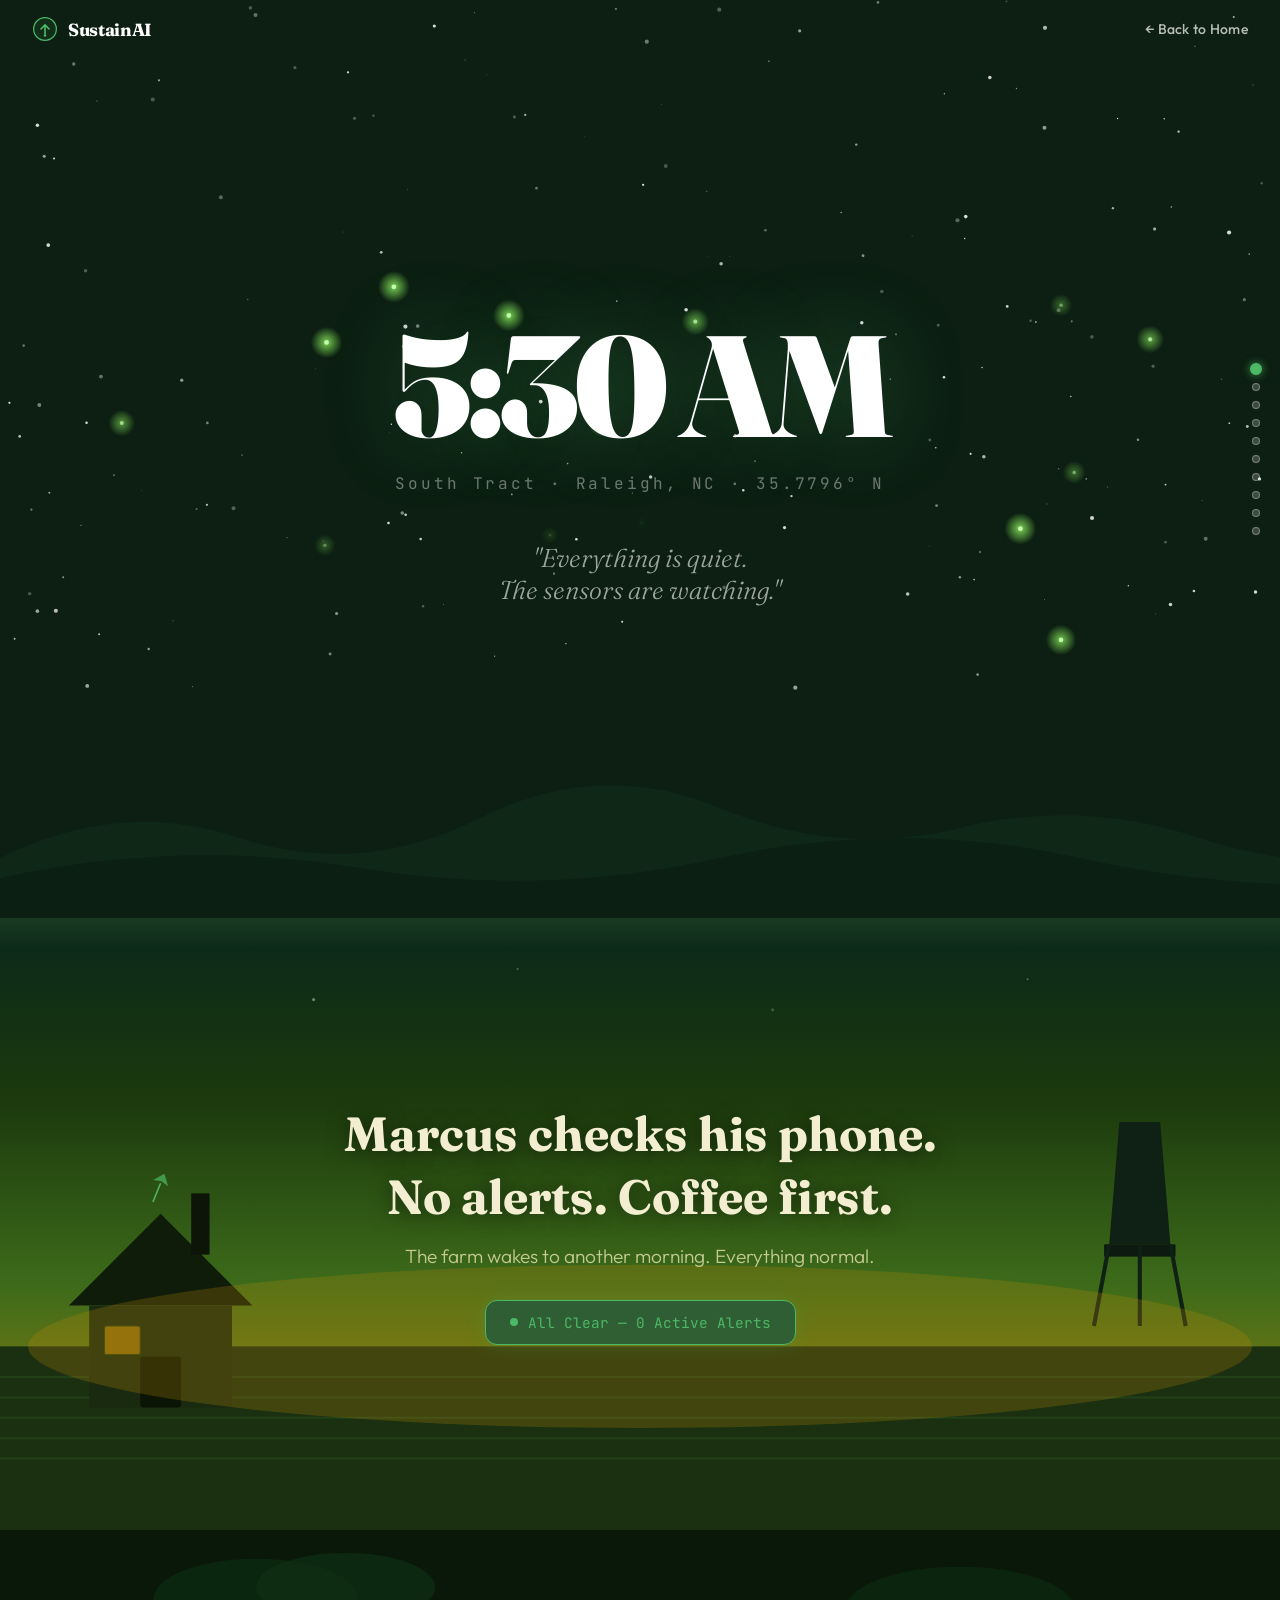
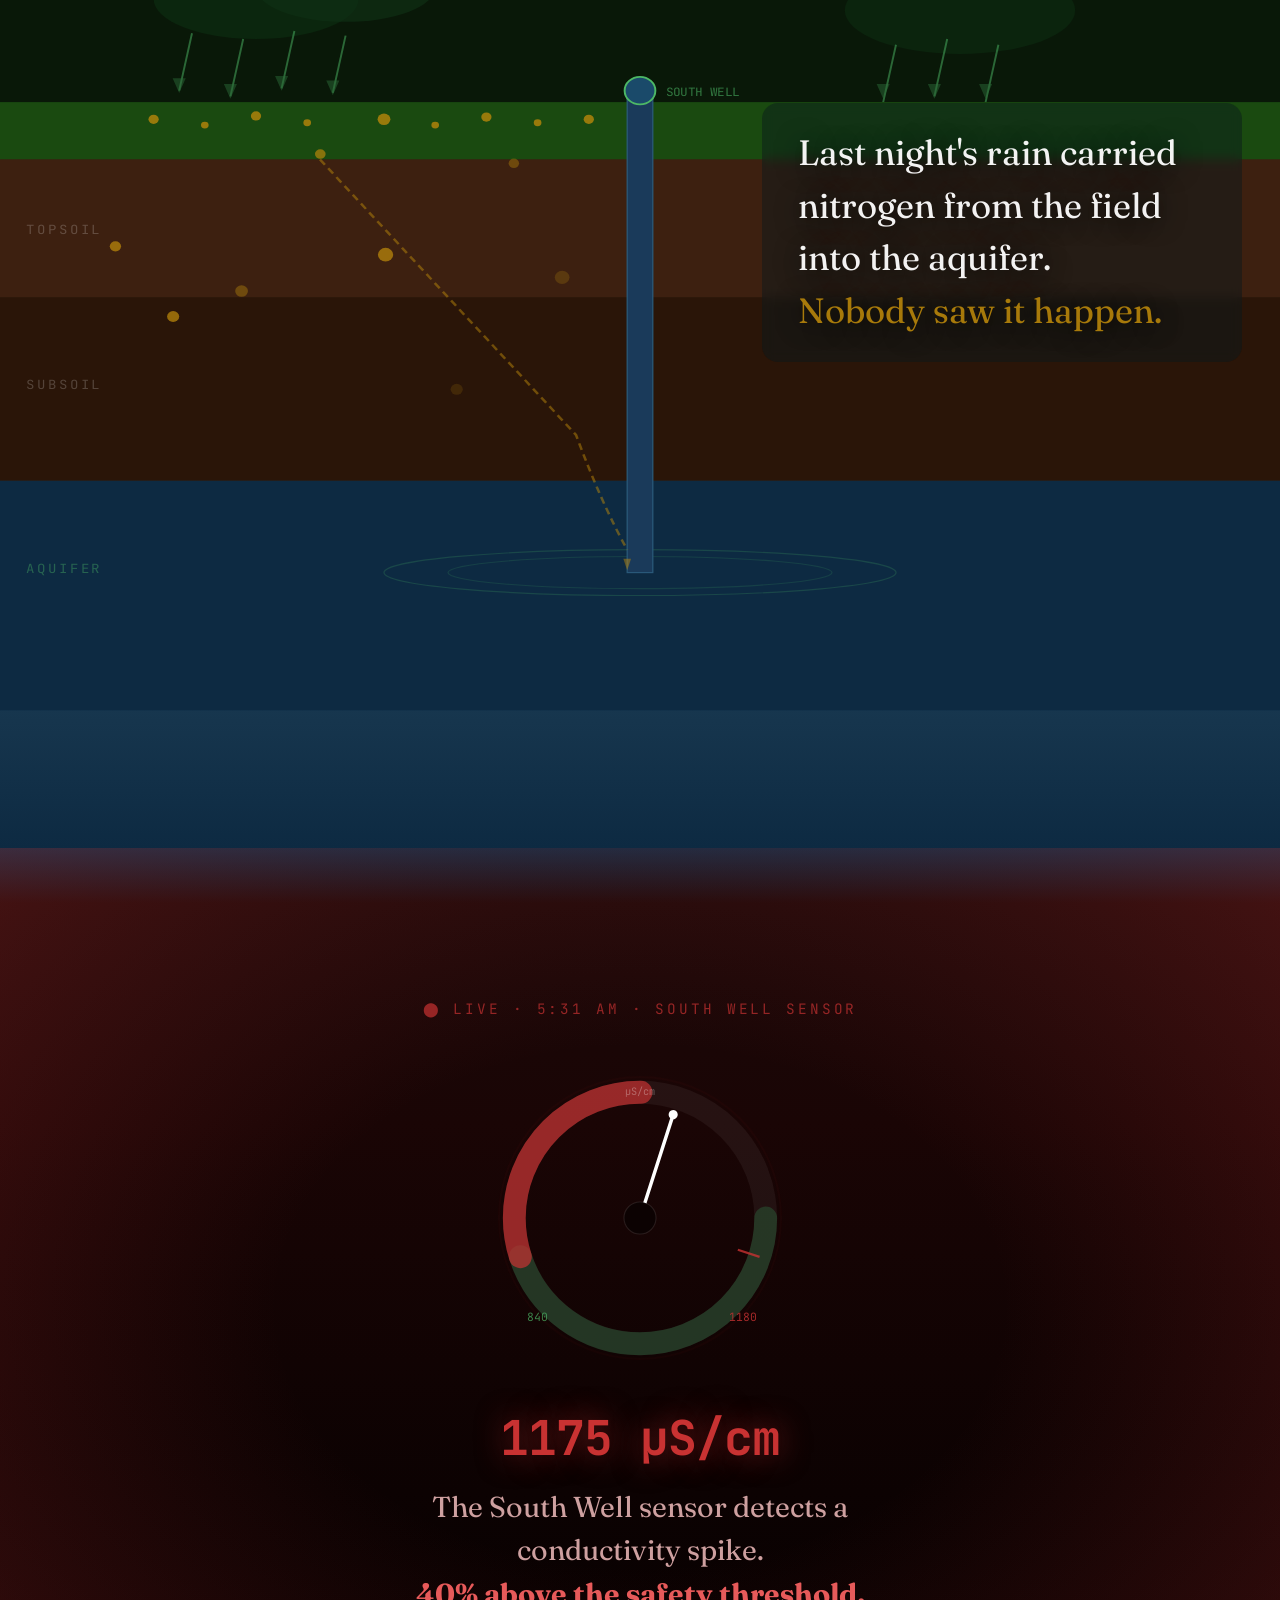
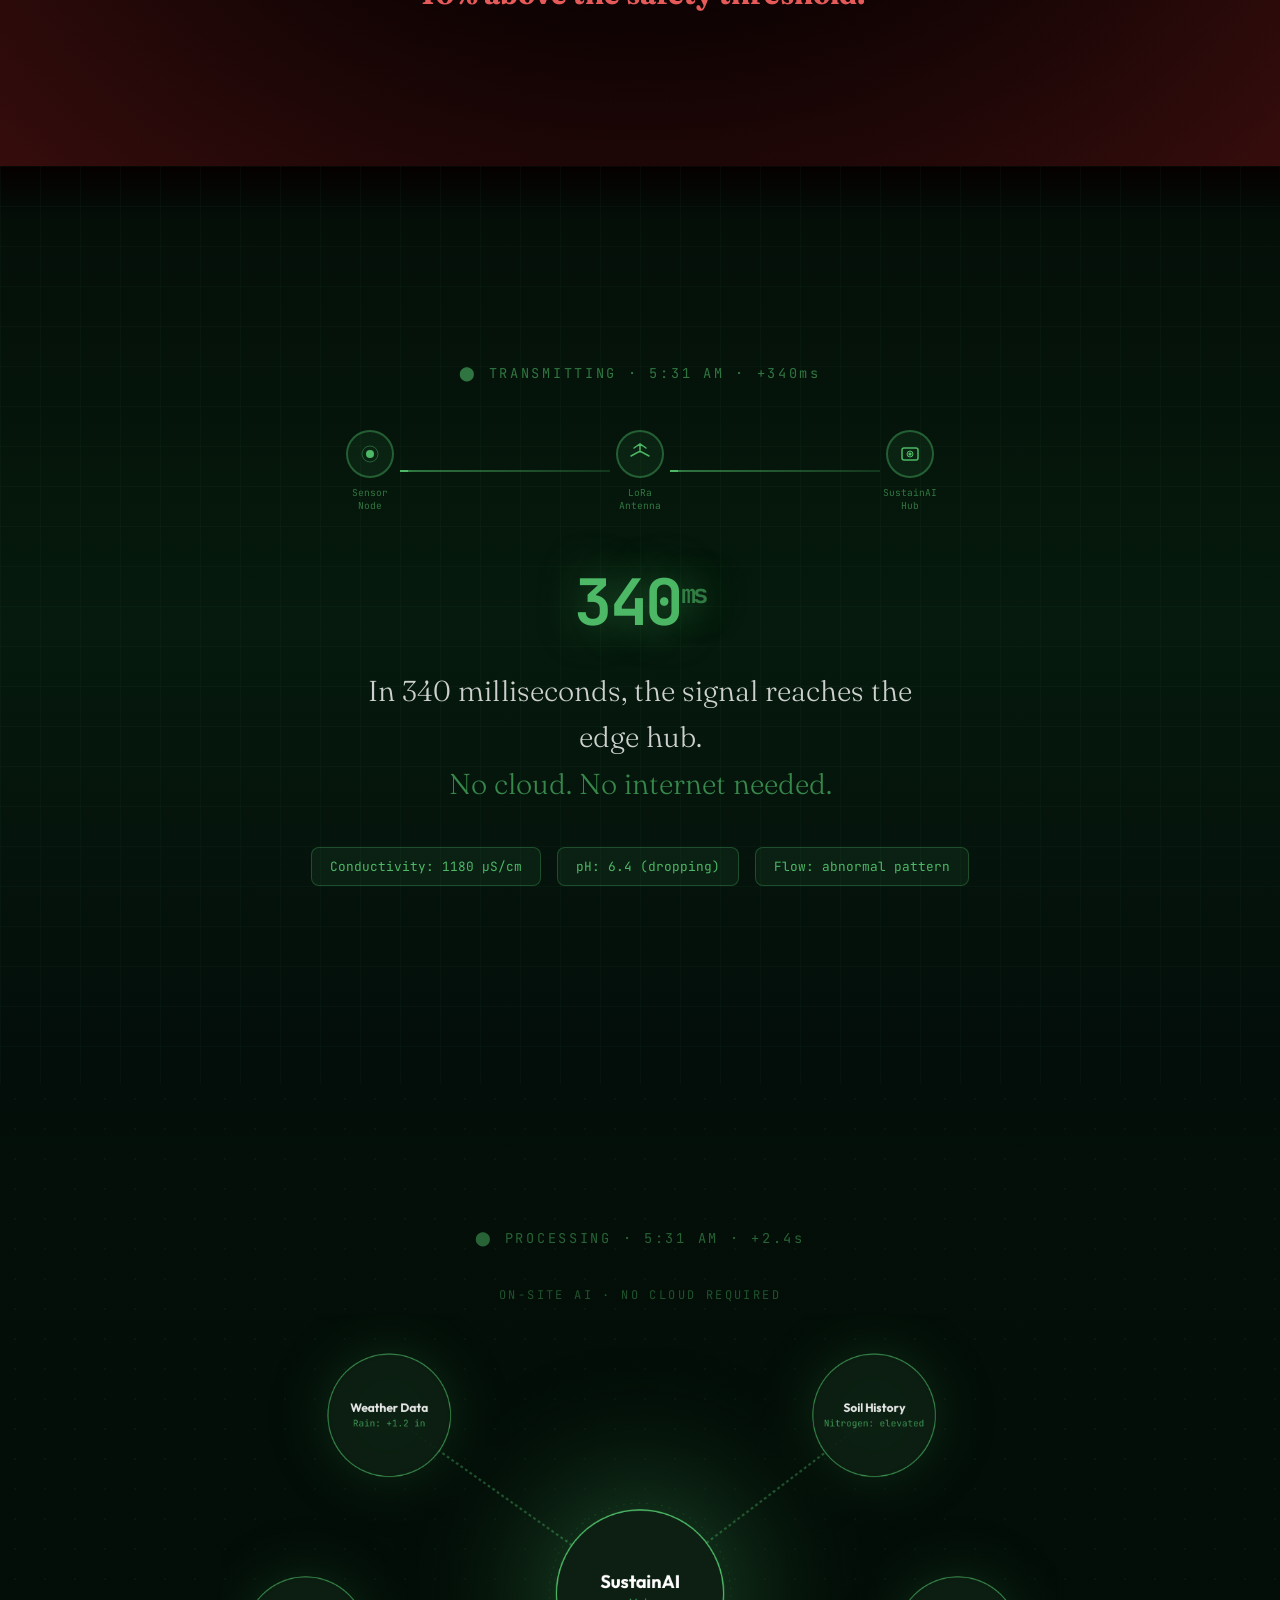
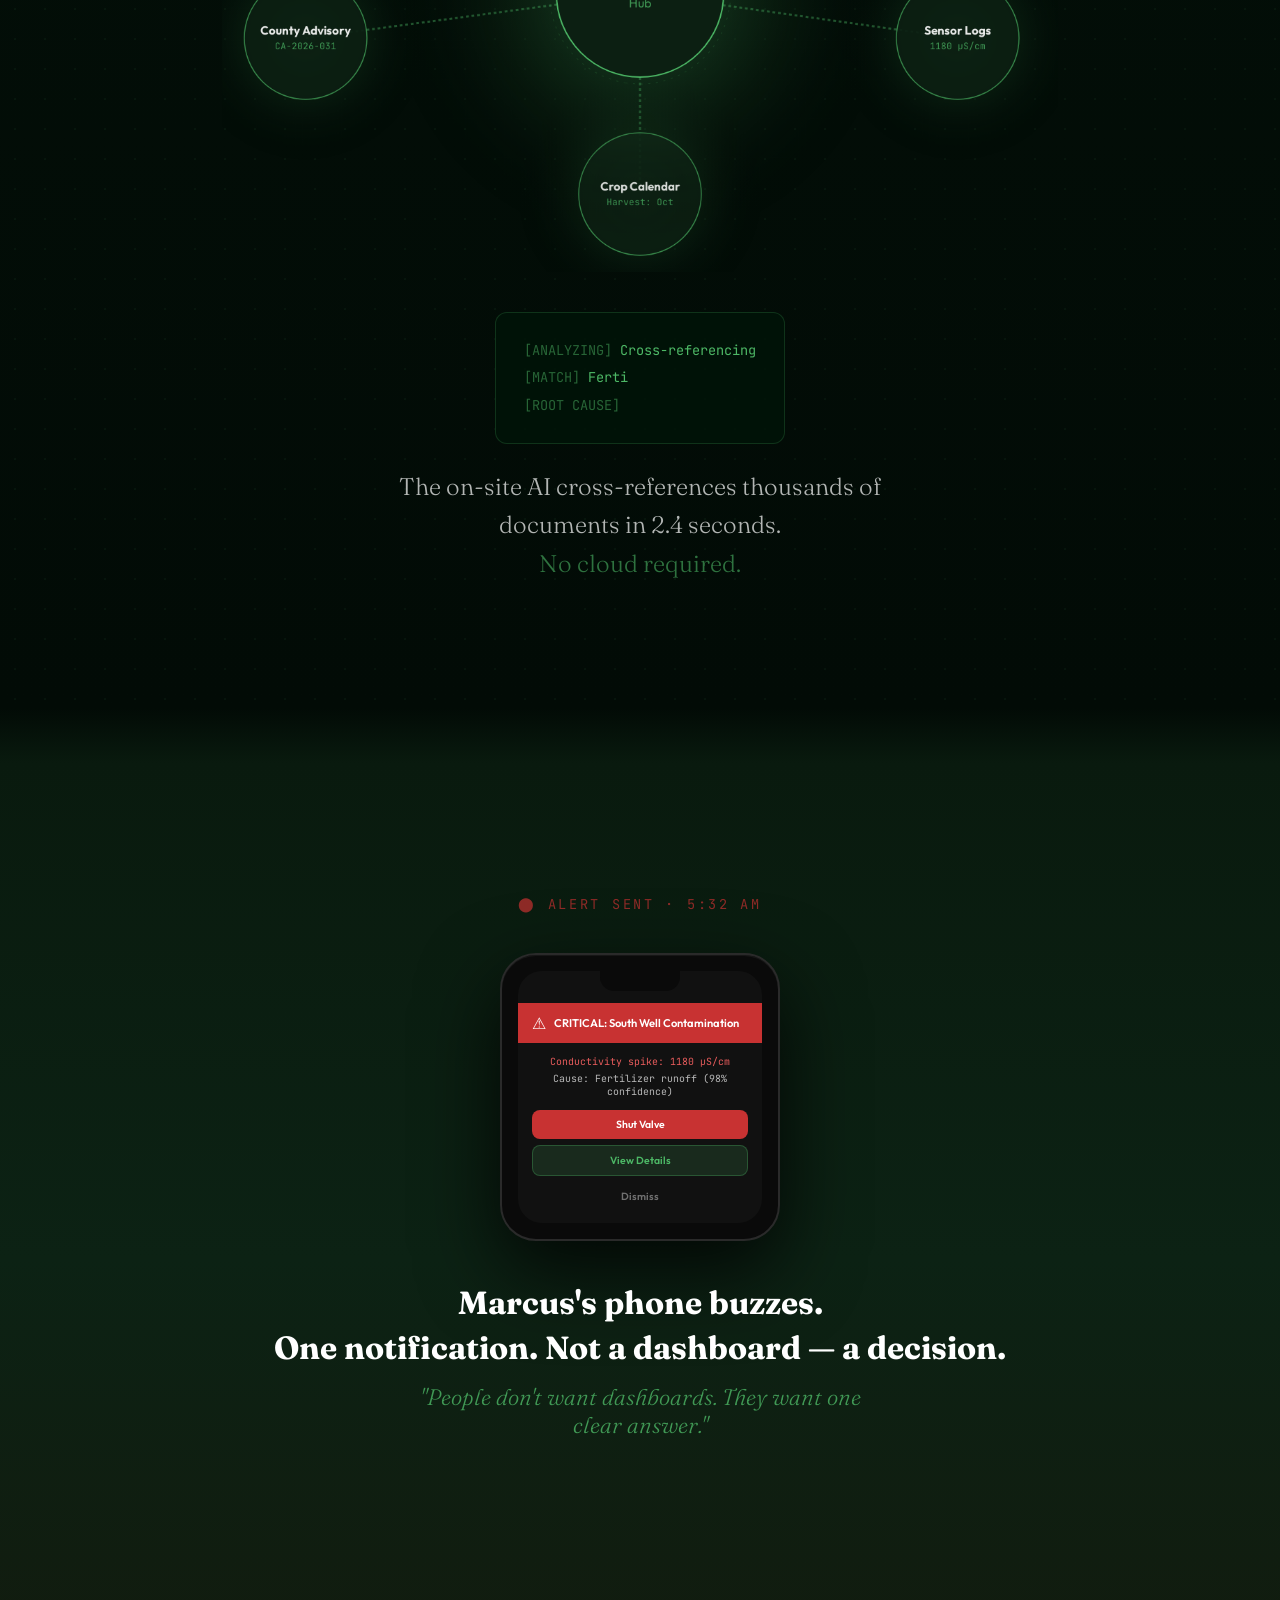
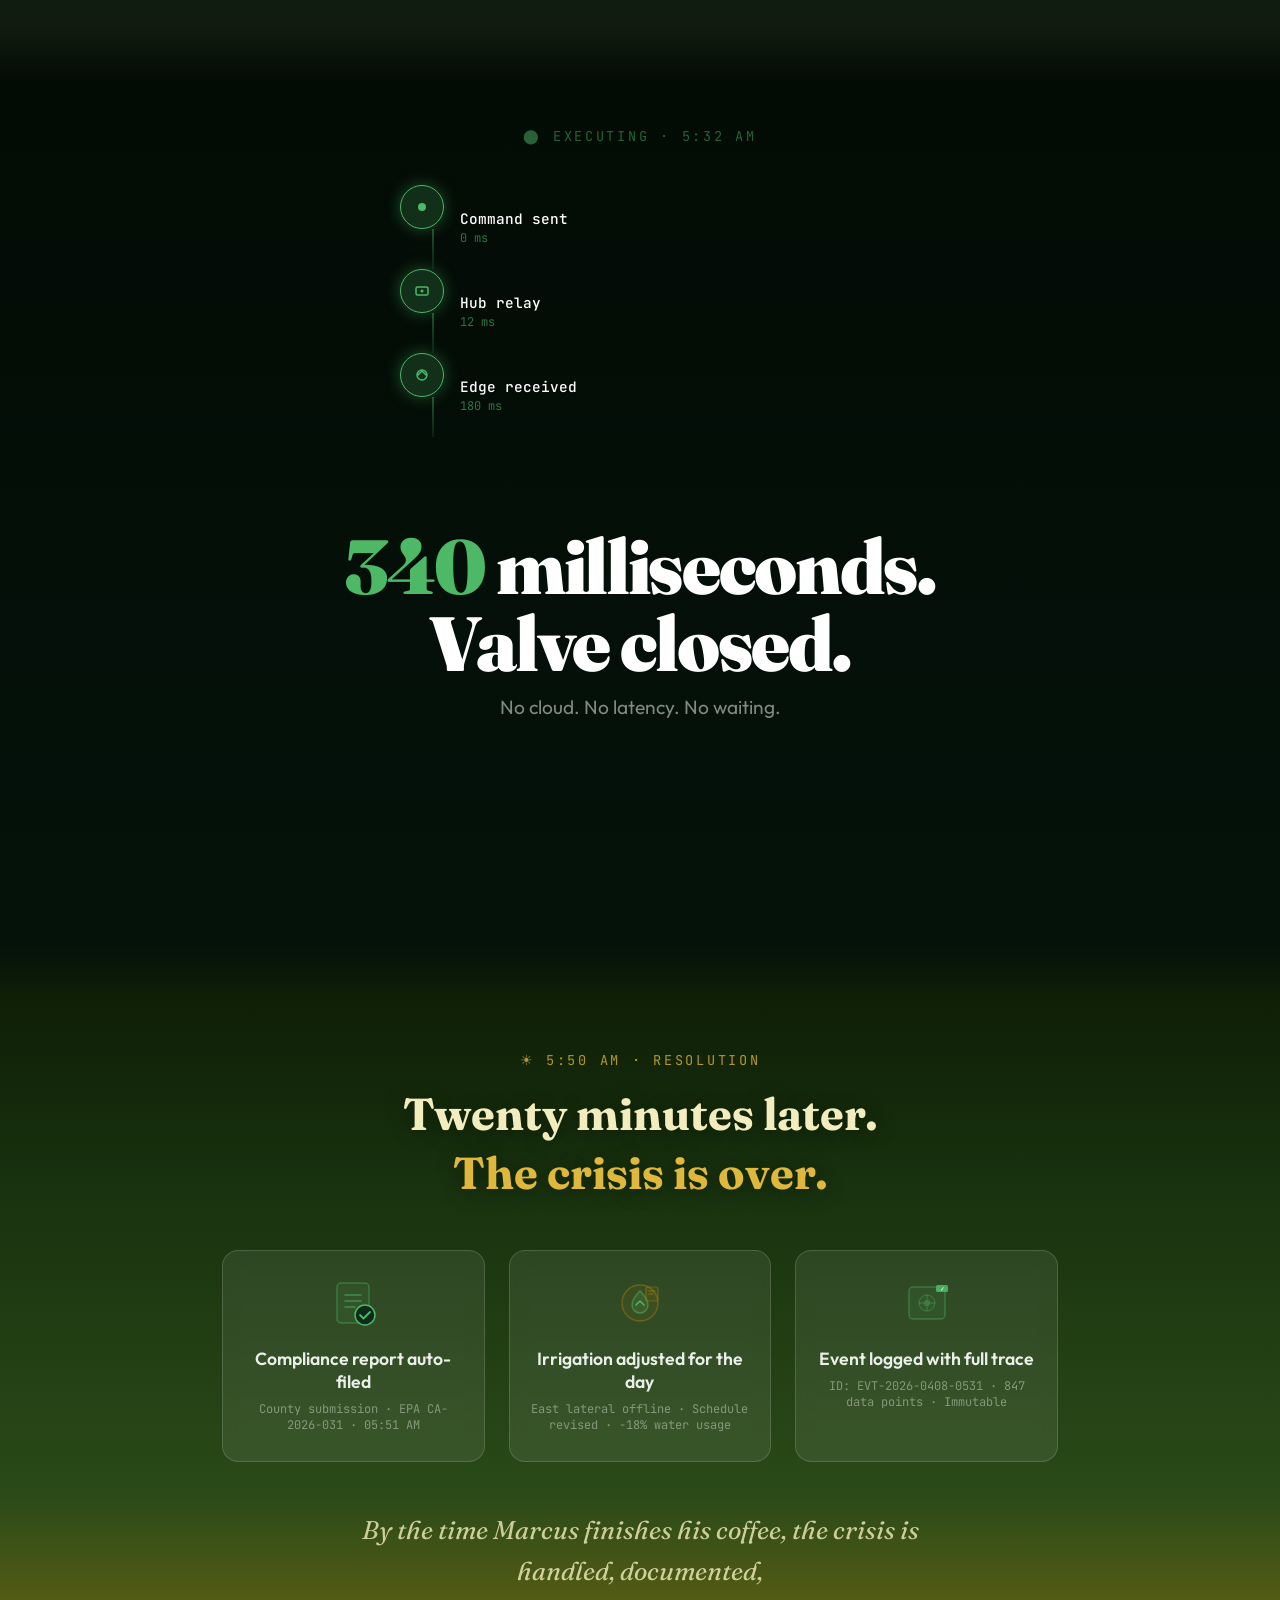
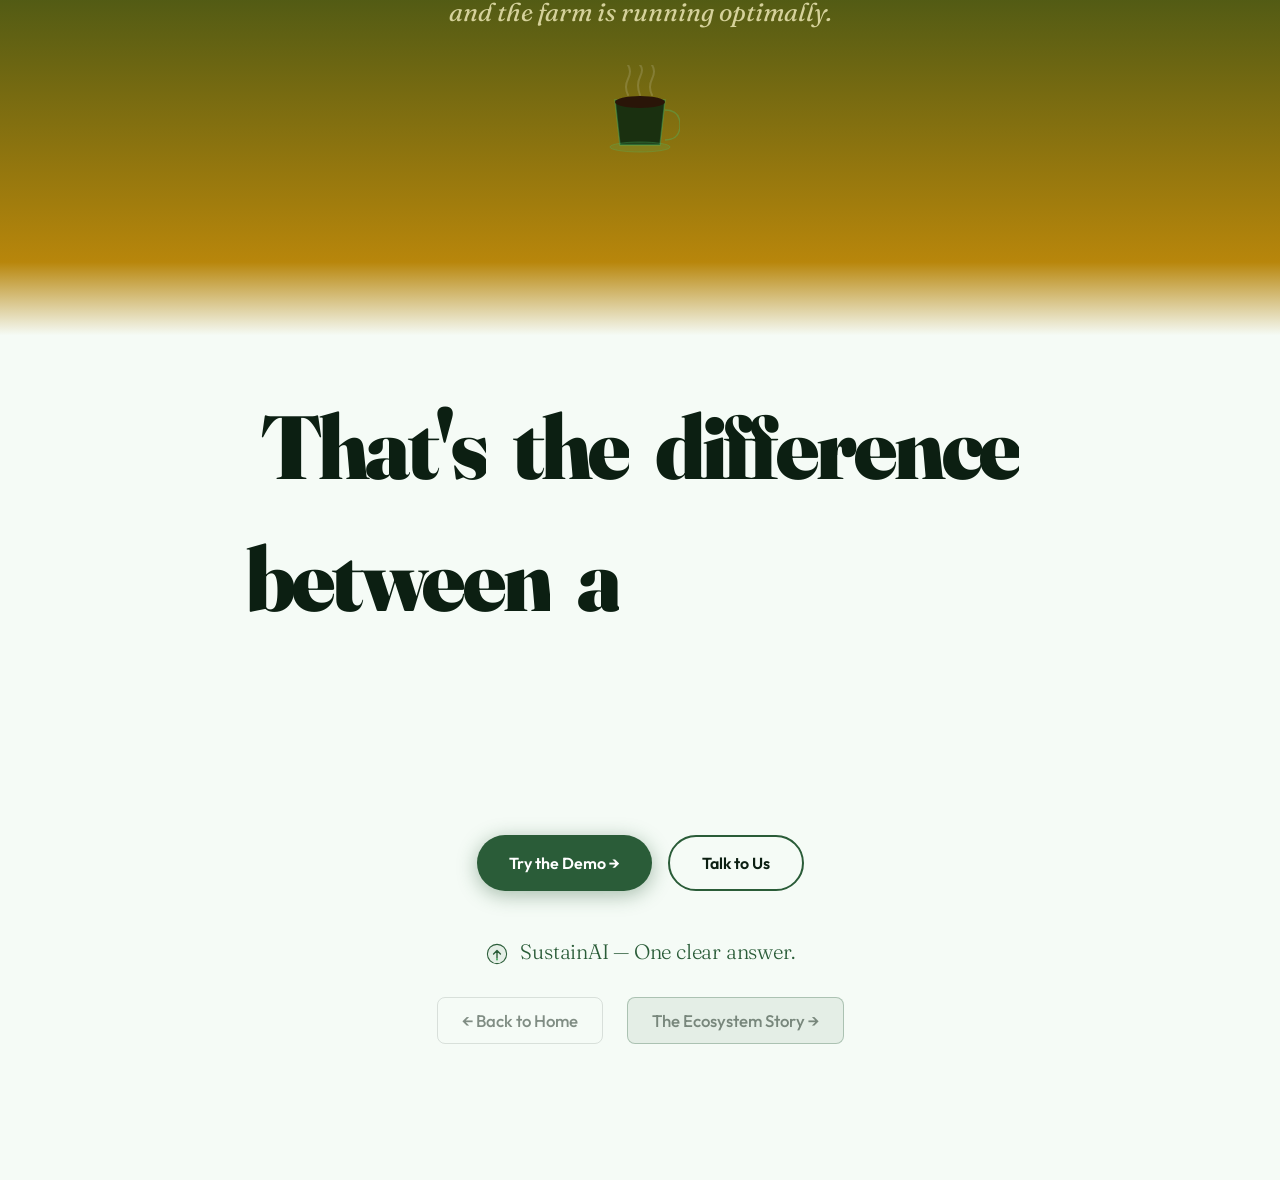
<file: story.html>
<!DOCTYPE html>
<html lang="en">

<head>
  <meta charset="UTF-8">
  <meta name="viewport" content="width=device-width, initial-scale=1.0">
  <title>One Morning at South Tract — SustainAI</title>
  <meta name="description"
    content="A cinematic story of how SustainAI turned a 5:30 AM contamination event into a 340-millisecond resolution. Follow one morning at South Tract farm in Raleigh, NC.">
  <meta property="og:title" content="One Morning at South Tract — SustainAI">
  <meta property="og:description"
    content="A scroll-driven story of agricultural AI in action. One contamination event. One clear answer. 340 milliseconds.">
  <meta property="og:type" content="website">
  <link rel="icon" type="image/svg+xml"
    href="data:image/svg+xml,%3Csvg xmlns='http://www.w3.org/2000/svg' viewBox='0 0 32 32'%3E%3Ccircle cx='16' cy='16' r='14' fill='%232a5c38'/%3E%3Cpath d='M16 8 L16 20 M10 14 L16 8 L22 14' stroke='white' stroke-width='2.5' fill='none' stroke-linecap='round' stroke-linejoin='round'/%3E%3C/svg%3E">
  <link rel="preconnect" href="https://fonts.googleapis.com">
  <link rel="preconnect" href="https://fonts.gstatic.com" crossorigin>
  <link
    href="https://fonts.googleapis.com/css2?family=Fraunces:ital,opsz,wght@0,9..144,300;0,9..144,400;0,9..144,700;0,9..144,900;1,9..144,300;1,9..144,400&family=Outfit:wght@300;400;500;600&family=JetBrains+Mono:wght@400;500;700&display=swap"
    rel="stylesheet">

  <style>
    /* ============================================================
       RESET & BASE
       ============================================================ */
    *,
    *::before,
    *::after {
      box-sizing: border-box;
      margin: 0;
      padding: 0;
    }

    :root {
      --dark: #0c1f12;
      --dark2: #1b3a23;
      --primary: #2a5c38;
      --accent: #4db866;
      --light: #f5fbf6;
      --danger: #c83232;
      --amber: #b8860b;
      --amber-light: #f5c842;
      --dawn: #e8a84a;

      --font-display: 'Fraunces', Georgia, serif;
      --font-body: 'Outfit', system-ui, sans-serif;
      --font-mono: 'JetBrains Mono', 'Courier New', monospace;

      --ease-out: cubic-bezier(0.16, 1, 0.3, 1);
      --ease-in-out: cubic-bezier(0.4, 0, 0.2, 1);
    }

    html {
      scroll-behavior: smooth;
      overflow-x: hidden;
    }

    body {
      font-family: var(--font-body);
      background: var(--dark);
      color: white;
      overflow-x: hidden;
    }

    /* ============================================================
       PROGRESS BAR
       ============================================================ */
    #progress-bar {
      position: fixed;
      top: 0;
      left: 0;
      height: 3px;
      background: linear-gradient(90deg, var(--accent), #7fffb2);
      z-index: 1000;
      width: 0%;
      transition: width 0.1s linear;
      box-shadow: 0 0 8px rgba(77, 184, 102, 0.8);
    }

    /* ============================================================
       TIMELINE DOTS
       ============================================================ */
    #timeline {
      position: fixed;
      right: 20px;
      top: 50%;
      transform: translateY(-50%);
      z-index: 999;
      display: flex;
      flex-direction: column;
      gap: 10px;
    }

    .tl-dot {
      width: 8px;
      height: 8px;
      border-radius: 50%;
      background: rgba(255, 255, 255, 0.2);
      border: 1.5px solid rgba(255, 255, 255, 0.3);
      transition: background 0.3s, transform 0.3s, border-color 0.3s;
      cursor: pointer;
    }

    .tl-dot.active {
      background: var(--accent);
      border-color: var(--accent);
      transform: scale(1.5);
      box-shadow: 0 0 6px rgba(77, 184, 102, 0.8);
    }

    .tl-dot.visited {
      background: rgba(77, 184, 102, 0.4);
      border-color: rgba(77, 184, 102, 0.6);
    }

    /* ============================================================
       NAVIGATION
       ============================================================ */
    #story-nav {
      position: fixed;
      top: 0;
      left: 0;
      right: 0;
      z-index: 998;
      padding: 16px 32px;
      display: flex;
      justify-content: space-between;
      align-items: center;
      transition: background 0.4s, backdrop-filter 0.4s;
    }

    #story-nav.scrolled {
      background: rgba(12, 31, 18, 0.85);
      backdrop-filter: blur(16px);
      -webkit-backdrop-filter: blur(16px);
      border-bottom: 1px solid rgba(77, 184, 102, 0.15);
    }

    .nav-logo {
      display: flex;
      align-items: center;
      gap: 10px;
      text-decoration: none;
      color: white;
      font-family: var(--font-display);
      font-size: 1.1rem;
      font-weight: 700;
      letter-spacing: -0.02em;
    }

    .nav-logo svg {
      flex-shrink: 0;
    }

    .nav-back {
      text-decoration: none;
      color: rgba(255, 255, 255, 0.7);
      font-family: var(--font-body);
      font-size: 0.875rem;
      font-weight: 500;
      letter-spacing: 0.02em;
      transition: color 0.2s;
      display: flex;
      align-items: center;
      gap: 6px;
    }

    .nav-back:hover {
      color: var(--accent);
    }

    /* ============================================================
       ACT BASE — FULL SCREEN SECTIONS
       ============================================================ */
    .act {
      position: relative;
      min-height: 68vh;
      display: flex;
      align-items: center;
      justify-content: center;
      overflow: hidden;
    }

    .act--tall {
      min-height: 102vh;
    }

    .act--xtra {
      min-height: 136vh;
    }

    .act__inner {
      position: relative;
      z-index: 10;
      text-align: center;
      padding: 80px 32px;
      max-width: 900px;
      width: 100%;
    }

    /* ============================================================
       ACT 1: THE QUIET
       ============================================================ */
    #act1 {
      background: var(--dark);
      position: relative;
    }

    #starCanvas {
      position: absolute;
      inset: 0;
      width: 100%;
      height: 100%;
    }

    .act1-time {
      font-family: var(--font-display);
      font-size: clamp(4rem, 12vw, 9rem);
      font-weight: 900;
      letter-spacing: -0.04em;
      color: white;
      line-height: 1;
      opacity: 0;
      transform: translateY(20px);
      transition: opacity 1.2s var(--ease-out), transform 1.2s var(--ease-out);
      text-shadow: 0 0 80px rgba(77, 184, 102, 0.3);
    }

    .act1-time.visible {
      opacity: 1;
      transform: translateY(0);
    }

    .act1-location {
      font-family: var(--font-mono);
      font-size: clamp(0.75rem, 1.5vw, 1rem);
      letter-spacing: 0.18em;
      color: rgba(255, 255, 255, 0.4);
      margin-top: 16px;
      opacity: 0;
      transition: opacity 1.5s var(--ease-out) 0.4s;
    }

    .act1-location.visible {
      opacity: 1;
    }

    .act1-caption {
      font-family: var(--font-display);
      font-size: clamp(1.1rem, 2.5vw, 1.6rem);
      font-weight: 300;
      font-style: italic;
      color: rgba(255, 255, 255, 0.6);
      margin-top: 48px;
      opacity: 0;
      transition: opacity 1.5s var(--ease-out) 0.8s;
      max-width: 480px;
      margin-left: auto;
      margin-right: auto;
    }

    .act1-caption.visible {
      opacity: 1;
    }

    /* Hills silhouette */
    .hills-silhouette {
      position: absolute;
      bottom: 0;
      left: 0;
      right: 0;
      height: 180px;
      z-index: 5;
    }

    /* Fireflies */
    #fireflyCanvas {
      position: absolute;
      inset: 0;
      width: 100%;
      height: 100%;
      z-index: 6;
      pointer-events: none;
    }

    /* ============================================================
       ACT 2: THE FARM WAKES
       ============================================================ */
    #act2 {
      background: linear-gradient(180deg, #1b3a23 0%, #0c2a18 5%, #1c3a0d 30%, #3d6b1a 60%, #b8860b 100%);
      position: relative;
    }

    .act2-scene {
      position: absolute;
      inset: 0;
      display: flex;
      align-items: flex-end;
    }

    .act2__inner {
      position: relative;
      z-index: 10;
      text-align: center;
      padding: 80px 32px;
      max-width: 900px;
      width: 100%;
    }

    .act2-text {
      font-family: var(--font-display);
      font-size: clamp(1.8rem, 4vw, 3rem);
      font-weight: 700;
      color: rgba(255, 248, 220, 0.95);
      line-height: 1.3;
      text-shadow: 0 2px 20px rgba(0, 0, 0, 0.5);
    }

    .act2-sub {
      font-family: var(--font-body);
      font-size: clamp(1rem, 2vw, 1.2rem);
      color: rgba(255, 245, 200, 0.7);
      margin-top: 16px;
      font-weight: 300;
    }

    .phone-clear {
      display: inline-flex;
      align-items: center;
      gap: 10px;
      margin-top: 32px;
      background: rgba(42, 92, 56, 0.9);
      border: 1.5px solid var(--accent);
      border-radius: 12px;
      padding: 12px 24px;
      font-family: var(--font-mono);
      font-size: 0.9rem;
      color: var(--accent);
      box-shadow: 0 0 20px rgba(77, 184, 102, 0.2);
    }

    .phone-dot {
      width: 8px;
      height: 8px;
      border-radius: 50%;
      background: var(--accent);
      animation: pulse-green 2s ease-in-out infinite;
    }

    @keyframes pulse-green {

      0%,
      100% {
        opacity: 1;
        transform: scale(1);
      }

      50% {
        opacity: 0.5;
        transform: scale(0.8);
      }
    }

    /* ============================================================
       ACT 3: UNDERGROUND
       ============================================================ */
    #act3 {
      background: linear-gradient(180deg, #b8860b 0%, #3d2a14 5%, #2d1a0c 12%, #3d2a14 40%, #1a3a52 80%, #0d2a42 100%);
      position: relative;
    }

    .act3-overlay {
      position: absolute;
      inset: 0;
      display: flex;
      align-items: flex-start;
      justify-content: flex-end;
      z-index: 5;
      padding-top: 13.5%;
      padding-right: 3vw;
    }

    .act3-text {
      font-family: var(--font-display);
      font-size: clamp(1.4rem, 3vw, 2.2rem);
      font-weight: 400;
      color: rgba(255, 255, 255, 0.95);
      max-width: 480px;
      line-height: 1.5;
      text-align: left;
      text-shadow: 0 2px 24px rgba(0, 0, 0, 0.9);
      padding: 24px 36px;
      background: rgba(10, 25, 30, 0.45);
      border-radius: 16px;
      backdrop-filter: blur(6px);
    }

    /* ============================================================
       ACT 4: THE SPIKE
       ============================================================ */
    #act4 {
      background: linear-gradient(180deg, #0d2a42 0%, #1a0808 6%, #1a0505 30%, #0c0202 70%, #050000 100%);
      position: relative;
    }

    .act4-vignette {
      position: absolute;
      inset: 0;
      background: radial-gradient(ellipse at center, transparent 40%, rgba(200, 50, 50, 0.25) 100%);
      pointer-events: none;
      z-index: 2;
      animation: vignette-pulse 2.5s ease-in-out infinite;
    }

    @keyframes vignette-pulse {

      0%,
      100% {
        opacity: 0.8;
      }

      50% {
        opacity: 1;
      }
    }

    .act4-time {
      font-family: var(--font-mono);
      font-size: clamp(0.75rem, 1.5vw, 0.9rem);
      color: rgba(200, 50, 50, 0.7);
      letter-spacing: 0.2em;
      margin-bottom: 40px;
    }

    .gauge-wrap {
      position: relative;
      display: inline-block;
      margin: 0 auto;
    }

    .act4-reading {
      font-family: var(--font-mono);
      font-size: clamp(1.5rem, 4vw, 3rem);
      font-weight: 700;
      color: var(--danger);
      margin-top: 24px;
      letter-spacing: -0.02em;
      text-shadow: 0 0 30px rgba(200, 50, 50, 0.6);
    }

    .act4-headline {
      font-family: var(--font-display);
      font-size: clamp(1.2rem, 2.5vw, 1.8rem);
      font-weight: 400;
      color: rgba(255, 200, 200, 0.8);
      margin-top: 16px;
      max-width: 520px;
      margin-left: auto;
      margin-right: auto;
      line-height: 1.5;
    }

    /* ============================================================
       ACT 5: THE SIGNAL
       ============================================================ */
    #act5 {
      background: linear-gradient(180deg, #050000 0%, #040f08 6%, #061a0d 50%, #030d0a 100%);
      position: relative;
    }

    #act5::before {
      content: '';
      position: absolute;
      inset: 0;
      background-image:
        linear-gradient(rgba(77, 184, 102, 0.04) 1px, transparent 1px),
        linear-gradient(90deg, rgba(77, 184, 102, 0.04) 1px, transparent 1px);
      background-size: 40px 40px;
      pointer-events: none;
    }

    .act5-time {
      font-family: var(--font-mono);
      font-size: clamp(0.7rem, 1.5vw, 0.85rem);
      color: rgba(77, 184, 102, 0.6);
      letter-spacing: 0.2em;
      margin-bottom: 48px;
    }

    .speed-badge {
      display: inline-block;
      font-family: var(--font-mono);
      font-size: clamp(2rem, 5vw, 4rem);
      font-weight: 700;
      color: var(--accent);
      text-shadow: 0 0 40px rgba(77, 184, 102, 0.5);
      letter-spacing: -0.04em;
    }

    .speed-unit {
      font-size: 0.4em;
      color: rgba(77, 184, 102, 0.6);
      vertical-align: super;
    }

    .act5-caption {
      font-family: var(--font-display);
      font-size: clamp(1.2rem, 2.5vw, 1.8rem);
      font-weight: 300;
      color: rgba(255, 255, 255, 0.8);
      max-width: 560px;
      margin: 24px auto 0;
      line-height: 1.6;
    }

    .data-packets {
      display: flex;
      gap: 16px;
      justify-content: center;
      margin-top: 40px;
      flex-wrap: wrap;
    }

    .data-packet {
      background: rgba(77, 184, 102, 0.08);
      border: 1px solid rgba(77, 184, 102, 0.3);
      border-radius: 8px;
      padding: 10px 18px;
      font-family: var(--font-mono);
      font-size: clamp(0.65rem, 1.3vw, 0.8rem);
      color: var(--accent);
      opacity: 0;
      transform: translateY(10px);
      transition: opacity 0.6s var(--ease-out), transform 0.6s var(--ease-out);
    }

    .data-packet.visible {
      opacity: 1;
      transform: translateY(0);
    }

    /* ============================================================
       ACT 6: THE BRAIN
       ============================================================ */
    #act6 {
      background: linear-gradient(180deg, #030d0a 0%, #030f08 6%, #020b06 100%);
      position: relative;
    }

    #act6::before {
      content: '';
      position: absolute;
      inset: 0;
      background-image: radial-gradient(circle, rgba(77, 184, 102, 0.06) 1px, transparent 1px);
      background-size: 30px 30px;
      pointer-events: none;
    }

    /* Sticky inner for tall acts (6) */
    .act--xtra .act__inner {
      position: sticky;
      top: 40px;
      padding-top: 60px;
      padding-bottom: 40px;
      display: flex;
      flex-direction: column;
      align-items: center;
      justify-content: center;
    }

    .act6-time {
      font-family: var(--font-mono);
      font-size: clamp(0.7rem, 1.5vw, 0.85rem);
      color: rgba(77, 184, 102, 0.5);
      letter-spacing: 0.2em;
      margin-bottom: 40px;
    }

    .typewriter-block {
      background: rgba(0, 20, 8, 0.8);
      border: 1px solid rgba(77, 184, 102, 0.2);
      border-radius: 12px;
      padding: 24px 28px;
      text-align: left;
      max-width: 560px;
      margin: 40px auto 0;
    }

    .typewriter-line {
      font-family: var(--font-mono);
      font-size: clamp(0.7rem, 1.3vw, 0.85rem);
      color: var(--accent);
      line-height: 2;
      min-height: 1.6em;
    }

    .typewriter-line .label {
      color: rgba(77, 184, 102, 0.5);
    }

    .act6-caption {
      font-family: var(--font-display);
      font-size: clamp(1.1rem, 2vw, 1.5rem);
      font-weight: 300;
      color: rgba(255, 255, 255, 0.7);
      max-width: 520px;
      margin: 24px auto 0;
      line-height: 1.6;
    }

    /* ============================================================
       ACT 7: THE ALERT
       ============================================================ */
    #act7 {
      background: linear-gradient(180deg, #020b06 0%, #091a0e 6%, #0c2214 60%, #111c0f 100%);
      position: relative;
    }

    .act7-time {
      font-family: var(--font-mono);
      font-size: clamp(0.7rem, 1.5vw, 0.85rem);
      color: rgba(200, 50, 50, 0.7);
      letter-spacing: 0.2em;
      margin-bottom: 40px;
    }

    .phone-mockup {
      display: inline-block;
      width: clamp(200px, 35vw, 280px);
      background: #0a0a0a;
      border-radius: 36px;
      border: 2px solid #2a2a2a;
      padding: 16px;
      box-shadow:
        0 30px 80px rgba(0, 0, 0, 0.8),
        inset 0 1px 0 rgba(255, 255, 255, 0.05);
      animation: phone-idle 4s ease-in-out infinite;
      position: relative;
    }

    @keyframes phone-idle {

      0%,
      100% {
        transform: rotate(-1deg) translateY(0);
      }

      50% {
        transform: rotate(1deg) translateY(-4px);
      }
    }

    .phone-mockup.vibrate {
      animation: phone-vibrate 0.4s ease-in-out;
    }

    @keyframes phone-vibrate {

      0%,
      100% {
        transform: translateX(0) rotate(0);
      }

      20% {
        transform: translateX(-6px) rotate(-2deg);
      }

      40% {
        transform: translateX(6px) rotate(2deg);
      }

      60% {
        transform: translateX(-4px) rotate(-1deg);
      }

      80% {
        transform: translateX(4px) rotate(1deg);
      }
    }

    .phone-screen {
      background: #111;
      border-radius: 24px;
      overflow: hidden;
      position: relative;
    }

    .phone-notch {
      width: 80px;
      height: 20px;
      background: #0a0a0a;
      border-radius: 0 0 14px 14px;
      margin: 0 auto 12px;
      position: relative;
      z-index: 2;
    }

    .phone-alert-bar {
      background: var(--danger);
      padding: 10px 14px;
      display: flex;
      align-items: center;
      gap: 8px;
    }

    .phone-alert-icon {
      font-size: 1rem;
      flex-shrink: 0;
    }

    .phone-alert-title {
      font-family: var(--font-body);
      font-size: 0.7rem;
      font-weight: 600;
      color: white;
      line-height: 1.3;
    }

    .phone-body {
      padding: 12px 14px;
    }

    .phone-stat {
      font-family: var(--font-mono);
      font-size: 0.62rem;
      color: rgba(255, 100, 100, 0.9);
      margin-bottom: 4px;
    }

    .phone-cause {
      font-family: var(--font-mono);
      font-size: 0.62rem;
      color: rgba(255, 255, 255, 0.7);
      margin-bottom: 12px;
    }

    .phone-actions {
      display: flex;
      flex-direction: column;
      gap: 6px;
    }

    .phone-btn {
      border-radius: 8px;
      padding: 8px 10px;
      font-family: var(--font-body);
      font-size: 0.65rem;
      font-weight: 600;
      text-align: center;
    }

    .phone-btn--primary {
      background: var(--danger);
      color: white;
    }

    .phone-btn--secondary {
      background: rgba(77, 184, 102, 0.15);
      color: var(--accent);
      border: 1px solid rgba(77, 184, 102, 0.3);
    }

    .phone-btn--ghost {
      color: rgba(255, 255, 255, 0.4);
    }

    .pulse-rings {
      position: absolute;
      top: 50%;
      left: 50%;
      transform: translate(-50%, -50%);
      pointer-events: none;
      z-index: 1;
    }

    .pulse-ring {
      position: absolute;
      border: 1.5px solid rgba(200, 50, 50, 0.4);
      border-radius: 50%;
      top: 50%;
      left: 50%;
      transform: translate(-50%, -50%) scale(0.5);
      opacity: 0;
      animation: ring-expand 3s ease-out infinite;
    }

    .pulse-ring:nth-child(1) {
      width: 160px;
      height: 160px;
      animation-delay: 0s;
    }

    .pulse-ring:nth-child(2) {
      width: 260px;
      height: 260px;
      animation-delay: 0.6s;
    }

    .pulse-ring:nth-child(3) {
      width: 360px;
      height: 360px;
      animation-delay: 1.2s;
    }

    @keyframes ring-expand {
      0% {
        transform: translate(-50%, -50%) scale(0.5);
        opacity: 0.8;
      }

      100% {
        transform: translate(-50%, -50%) scale(1.5);
        opacity: 0;
      }
    }

    .act7-text {
      font-family: var(--font-display);
      font-size: clamp(1.3rem, 2.5vw, 2rem);
      font-weight: 700;
      color: white;
      margin-top: 40px;
      line-height: 1.4;
    }

    .act7-sub {
      font-family: var(--font-display);
      font-size: clamp(1rem, 2vw, 1.4rem);
      font-weight: 300;
      font-style: italic;
      color: rgba(77, 184, 102, 0.8);
      margin-top: 12px;
      max-width: 480px;
      margin-left: auto;
      margin-right: auto;
    }

    /* ============================================================
       ACT 8: THE ACTION
       ============================================================ */
    #act8 {
      background: linear-gradient(180deg, #111c0f 0%, #030b05 6%, #04120a 100%);
      position: relative;
    }

    .act8-time {
      font-family: var(--font-mono);
      font-size: clamp(0.7rem, 1.5vw, 0.85rem);
      color: rgba(77, 184, 102, 0.5);
      letter-spacing: 0.2em;
      margin-bottom: 40px;
    }

    .cascade {
      display: flex;
      flex-direction: column;
      gap: 0;
      max-width: 480px;
      margin: 0 auto;
    }

    .cascade-step {
      display: flex;
      align-items: center;
      gap: 16px;
      opacity: 0;
      transform: translateX(-20px);
      transition: opacity 0.5s var(--ease-out), transform 0.5s var(--ease-out);
    }

    .cascade-step.visible {
      opacity: 1;
      transform: translateX(0);
    }

    .cascade-node {
      width: 44px;
      height: 44px;
      border-radius: 50%;
      background: rgba(77, 184, 102, 0.1);
      border: 1.5px solid rgba(77, 184, 102, 0.4);
      display: flex;
      align-items: center;
      justify-content: center;
      flex-shrink: 0;
      transition: background 0.3s, border-color 0.3s, box-shadow 0.3s;
    }

    .cascade-node.lit {
      background: rgba(77, 184, 102, 0.2);
      border-color: var(--accent);
      box-shadow: 0 0 16px rgba(77, 184, 102, 0.4);
    }

    .cascade-connector {
      width: 2px;
      height: 40px;
      background: linear-gradient(180deg, rgba(77, 184, 102, 0.4), rgba(77, 184, 102, 0.1));
      margin-left: 21px;
      opacity: 0;
      transform: scaleY(0);
      transform-origin: top;
      transition: opacity 0.4s, transform 0.4s var(--ease-out);
    }

    .cascade-connector.visible {
      opacity: 1;
      transform: scaleY(1);
    }

    .cascade-label {
      text-align: left;
    }

    .cascade-label-title {
      font-family: var(--font-mono);
      font-size: clamp(0.75rem, 1.5vw, 0.9rem);
      color: white;
      font-weight: 500;
    }

    .cascade-label-time {
      font-family: var(--font-mono);
      font-size: clamp(0.65rem, 1.2vw, 0.75rem);
      color: rgba(77, 184, 102, 0.6);
      margin-top: 2px;
    }

    .act8-big {
      font-family: var(--font-display);
      font-size: clamp(2rem, 6vw, 5rem);
      font-weight: 900;
      letter-spacing: -0.03em;
      color: white;
      margin-top: 48px;
      line-height: 1;
    }

    .act8-big span {
      color: var(--accent);
    }

    .act8-sub {
      font-family: var(--font-body);
      font-size: clamp(1rem, 2vw, 1.2rem);
      color: rgba(255, 255, 255, 0.5);
      margin-top: 12px;
    }

    .checkmark-wrap {
      margin-top: 40px;
    }

    .check-svg {
      opacity: 0;
      transform: scale(0.3);
      transition: opacity 0.6s var(--ease-out), transform 0.8s cubic-bezier(0.175, 0.885, 0.32, 1.275);
    }

    .check-svg.visible {
      opacity: 1;
      transform: scale(1);
    }

    /* ============================================================
       ACT 9: THE AFTERMATH
       ============================================================ */
    #act9 {
      background: linear-gradient(180deg, #04120a 0%, #0f1f06 6%, #1a3510 30%, #2a4a18 60%, #b8860b 100%);
      position: relative;
    }

    .act9-time {
      font-family: var(--font-mono);
      font-size: clamp(0.7rem, 1.5vw, 0.85rem);
      color: rgba(245, 200, 66, 0.7);
      letter-spacing: 0.2em;
      margin-bottom: 16px;
    }

    .act9-headline {
      font-family: var(--font-display);
      font-size: clamp(1.5rem, 3.5vw, 2.8rem);
      font-weight: 700;
      color: rgba(255, 248, 200, 0.95);
      line-height: 1.3;
      text-shadow: 0 2px 20px rgba(0, 0, 0, 0.4);
    }

    .outcomes {
      display: grid;
      grid-template-columns: repeat(3, 1fr);
      gap: 24px;
      margin-top: 48px;
    }

    @media (max-width: 640px) {
      .outcomes {
        grid-template-columns: 1fr;
      }
    }

    .outcome-card {
      background: rgba(255, 255, 255, 0.08);
      border: 1px solid rgba(255, 255, 255, 0.15);
      border-radius: 16px;
      padding: 28px 20px;
      backdrop-filter: blur(8px);
      opacity: 0;
      transform: translateY(16px);
      transition: opacity 0.6s var(--ease-out), transform 0.6s var(--ease-out);
    }

    .outcome-card.visible {
      opacity: 1;
      transform: translateY(0);
    }

    .outcome-icon {
      margin-bottom: 16px;
    }

    .outcome-title {
      font-family: var(--font-body);
      font-size: clamp(0.9rem, 1.6vw, 1.1rem);
      font-weight: 600;
      color: rgba(255, 255, 255, 0.9);
      margin-bottom: 8px;
    }

    .outcome-detail {
      font-family: var(--font-mono);
      font-size: clamp(0.65rem, 1.2vw, 0.75rem);
      color: rgba(255, 255, 255, 0.4);
    }

    .act9-close {
      font-family: var(--font-display);
      font-size: clamp(1.1rem, 2.2vw, 1.6rem);
      font-weight: 400;
      font-style: italic;
      color: rgba(255, 248, 200, 0.75);
      margin-top: 48px;
      max-width: 560px;
      margin-left: auto;
      margin-right: auto;
      line-height: 1.6;
    }

    /* ============================================================
       ACT 10: THE DIFFERENCE
       ============================================================ */
    #act10 {
      background: linear-gradient(180deg, #b8860b 0%, #f5fbf6 8%);
      position: relative;
    }

    .act10__inner {
      text-align: center;
      padding: 80px 32px;
      max-width: 960px;
      width: 100%;
    }

    .word-reveal {
      display: inline-block;
      overflow: hidden;
      margin: 0 8px;
    }

    .word-inner {
      display: inline-block;
      transform: translateY(100%);
      transition: transform 0.7s var(--ease-out);
    }

    .word-inner.visible {
      transform: translateY(0);
    }

    .big-words {
      font-family: var(--font-display);
      font-size: clamp(2.5rem, 7vw, 6rem);
      font-weight: 900;
      letter-spacing: -0.04em;
      color: var(--dark);
      line-height: 1.1;
    }

    .strikethrough {
      position: relative;
      color: rgba(12, 31, 18, 0.45);
      display: inline-block;
    }

    .strikethrough::after {
      content: '';
      position: absolute;
      left: 0;
      right: 100%;
      top: 52%;
      height: 5px;
      background: var(--danger);
      transition: right 0.8s var(--ease-out);
      border-radius: 2px;
    }

    .strikethrough.active-strike::after {
      right: 0;
    }

    .cta-wrap {
      display: flex;
      gap: 16px;
      justify-content: center;
      margin-top: 56px;
      flex-wrap: wrap;
    }

    .cta-primary {
      display: inline-flex;
      align-items: center;
      gap: 8px;
      background: var(--primary);
      color: white;
      text-decoration: none;
      font-family: var(--font-body);
      font-size: 1rem;
      font-weight: 600;
      padding: 16px 32px;
      border-radius: 50px;
      transition: background 0.2s, transform 0.2s, box-shadow 0.2s;
      box-shadow: 0 4px 20px rgba(42, 92, 56, 0.4);
    }

    .cta-primary:hover {
      background: var(--accent);
      transform: translateY(-2px);
      box-shadow: 0 8px 32px rgba(77, 184, 102, 0.5);
    }

    .cta-secondary {
      display: inline-flex;
      align-items: center;
      gap: 8px;
      background: transparent;
      color: var(--dark);
      text-decoration: none;
      font-family: var(--font-body);
      font-size: 1rem;
      font-weight: 600;
      padding: 16px 32px;
      border-radius: 50px;
      border: 2px solid var(--primary);
      transition: background 0.2s, transform 0.2s;
    }

    .cta-secondary:hover {
      background: rgba(42, 92, 56, 0.06);
      transform: translateY(-2px);
    }

    .act10-tagline {
      font-family: var(--font-display);
      font-size: clamp(1rem, 2vw, 1.3rem);
      font-weight: 300;
      color: var(--primary);
      margin-top: 48px;
      letter-spacing: -0.01em;
    }

    .act10-back {
      display: inline-flex;
      align-items: center;
      gap: 8px;
      padding: 12px 24px;
      text-decoration: none;
      color: rgba(12, 31, 18, 0.5);
      font-family: var(--font-body);
      font-size: 1.05rem;
      font-weight: 500;
      border: 1px solid rgba(12, 31, 18, 0.12);
      border-radius: 8px;
      transition: color 0.2s, border-color 0.2s, background 0.2s;
    }

    .act10-back:hover {
      color: var(--primary);
      border-color: var(--primary);
      background: rgba(77, 184, 102, 0.04);
    }

    /* ============================================================
       SHARED HELPERS
       ============================================================ */
    .act-label {
      font-family: var(--font-mono);
      font-size: clamp(0.6rem, 1.2vw, 0.75rem);
      letter-spacing: 0.2em;
      color: rgba(77, 184, 102, 0.4);
      text-transform: uppercase;
      margin-bottom: 12px;
      display: block;
    }

    .scroll-fade-in {
      opacity: 0;
      transform: translateY(16px);
      transition: opacity 0.8s var(--ease-out), transform 0.8s var(--ease-out);
    }

    .scroll-fade-in.visible {
      opacity: 1;
      transform: translateY(0);
    }

    /* Mobile timeline */
    @media (max-width: 640px) {
      #timeline {
        right: 8px;
      }

      .tl-dot {
        width: 6px;
        height: 6px;
      }

      #story-nav {
        padding: 12px 16px;
      }
    }

    /* ============================================================
       SIGNAL VISUALIZER (Act 5)
       ============================================================ */
    .signal-vis {
      display: flex;
      align-items: center;
      justify-content: center;
      gap: 0;
      margin: 48px auto;
      max-width: 600px;
      flex-wrap: nowrap;
    }

    .sig-node {
      display: flex;
      flex-direction: column;
      align-items: center;
      gap: 8px;
      flex-shrink: 0;
    }

    .sig-circle {
      width: 48px;
      height: 48px;
      border-radius: 50%;
      border: 2px solid rgba(77, 184, 102, 0.4);
      background: rgba(77, 184, 102, 0.08);
      display: flex;
      align-items: center;
      justify-content: center;
      position: relative;
    }

    .sig-circle.pulse {
      animation: sig-pulse 2s ease-in-out infinite;
    }

    @keyframes sig-pulse {

      0%,
      100% {
        box-shadow: 0 0 0 0 rgba(77, 184, 102, 0.4);
      }

      50% {
        box-shadow: 0 0 0 12px rgba(77, 184, 102, 0);
      }
    }

    .sig-label {
      font-family: var(--font-mono);
      font-size: 0.6rem;
      color: rgba(77, 184, 102, 0.6);
      text-align: center;
      max-width: 60px;
    }

    .sig-line {
      flex: 1;
      height: 2px;
      background: linear-gradient(90deg, rgba(77, 184, 102, 0.6), rgba(77, 184, 102, 0.2));
      position: relative;
      overflow: hidden;
      min-width: 40px;
    }

    .sig-dot-travel {
      position: absolute;
      width: 8px;
      height: 8px;
      border-radius: 50%;
      background: var(--accent);
      top: 50%;
      transform: translateY(-50%);
      box-shadow: 0 0 8px rgba(77, 184, 102, 0.8);
      animation: travel 1.5s linear infinite;
    }

    @keyframes travel {
      0% {
        left: -4px;
        opacity: 1;
      }

      100% {
        left: 100%;
        opacity: 0;
      }
    }

    /* ============================================================
       KNOWLEDGE GRAPH (Act 6)
       ============================================================ */
    #knowledgeCanvas {
      display: block;
      margin: 0 auto;
    }

    /* ============================================================
       ACT 3 — Cross-section SVG
       ============================================================ */
    .cross-section-wrap {
      position: relative;
      width: 100%;
      max-width: 700px;
      margin: 0 auto;
    }

    /* Particle animations */
    .n-particle {
      animation: drift-down linear infinite;
    }

    @keyframes drift-down {
      0% {
        transform: translateY(0);
        opacity: 0.9;
      }

      100% {
        transform: translateY(200px);
        opacity: 0;
      }
    }

    /* ============================================================
       COFFEE STEAM
       ============================================================ */
    .steam-wrap {
      display: flex;
      justify-content: center;
      margin-top: 32px;
    }

    .steam-line {
      animation: steam 2.5s ease-in-out infinite;
      opacity: 0.6;
    }

    .steam-line:nth-child(2) {
      animation-delay: 0.4s;
    }

    .steam-line:nth-child(3) {
      animation-delay: 0.8s;
    }

    @keyframes steam {
      0% {
        transform: translateY(0) scaleX(1);
        opacity: 0.6;
      }

      50% {
        transform: translateY(-16px) scaleX(1.4);
        opacity: 0.3;
      }

      100% {
        transform: translateY(-32px) scaleX(0.8);
        opacity: 0;
      }
    }

    /* ============================================================
       REDUCED MOTION
       ============================================================ */
    @media (prefers-reduced-motion: reduce) {

      *,
      *::before,
      *::after {
        animation-duration: 0.01ms !important;
        animation-iteration-count: 1 !important;
        transition-duration: 0.01ms !important;
      }
    }
  </style>
</head>

<body>

  <!-- PROGRESS BAR -->
  <div id="progress-bar"></div>

  <!-- TIMELINE DOTS -->
  <nav id="timeline" aria-label="Story acts">
    <div class="tl-dot active" data-act="1" title="Act 1: The Quiet"></div>
    <div class="tl-dot" data-act="2" title="Act 2: The Farm Wakes"></div>
    <div class="tl-dot" data-act="3" title="Act 3: Underground"></div>
    <div class="tl-dot" data-act="4" title="Act 4: The Spike"></div>
    <div class="tl-dot" data-act="5" title="Act 5: The Signal"></div>
    <div class="tl-dot" data-act="6" title="Act 6: The Brain"></div>
    <div class="tl-dot" data-act="7" title="Act 7: The Alert"></div>
    <div class="tl-dot" data-act="8" title="Act 8: The Action"></div>
    <div class="tl-dot" data-act="9" title="Act 9: The Aftermath"></div>
    <div class="tl-dot" data-act="10" title="Act 10: The Difference"></div>
  </nav>

  <!-- NAV -->
  <nav id="story-nav" aria-label="Story navigation">
    <a href="./index.html" class="nav-logo">
      <svg width="26" height="26" viewBox="0 0 32 32" fill="none" aria-hidden="true">
        <circle cx="16" cy="16" r="14" stroke="#4db866" stroke-width="1.5" fill="rgba(77,184,102,0.1)" />
        <path d="M16 22V12M11 16l5-5 5 5" stroke="#4db866" stroke-width="2" stroke-linecap="round"
          stroke-linejoin="round" />
        <circle cx="16" cy="24" r="1.5" fill="#4db866" />
      </svg>
      SustainAI
    </a>
    <a href="./index.html" class="nav-back">
      ← Back to Home
    </a>
  </nav>

  <!-- ============================================================
       ACT 1: THE QUIET
       ============================================================ -->
  <section class="act act--tall" id="act1" data-act="1">
    <canvas id="starCanvas" aria-hidden="true"></canvas>
    <canvas id="fireflyCanvas" aria-hidden="true"></canvas>

    <!-- Hills silhouette -->
    <svg class="hills-silhouette" viewBox="0 0 1440 180" preserveAspectRatio="none" aria-hidden="true">
      <path
        d="M0,180 L0,120 Q120,60 240,100 Q360,140 480,80 Q600,20 720,70 Q840,120 960,90 Q1080,60 1200,100 Q1320,140 1440,110 L1440,180 Z"
        fill="#0f2a18" opacity="0.8" />
      <path d="M0,180 L0,140 Q180,100 360,130 Q540,160 720,120 Q900,80 1080,120 Q1260,160 1440,140 L1440,180 Z"
        fill="#0c1f12" opacity="0.9" />
    </svg>

    <div class="act__inner">
      <div class="act1-time" id="act1Time">5:30 AM</div>
      <div class="act1-location">South Tract · Raleigh, NC · 35.7796° N</div>
      <div class="act1-caption">"Everything is quiet.<br>The sensors are watching."</div>
    </div>
  </section>

  <!-- ============================================================
       ACT 2: THE FARM WAKES
       ============================================================ -->
  <section class="act" id="act2" data-act="2">
    <!-- Farm scene SVG -->
    <div class="act2-scene" aria-hidden="true">
      <svg width="100%" height="100%" viewBox="0 0 1440 600" preserveAspectRatio="xMidYMax slice">
        <!-- Ground -->
        <rect x="0" y="420" width="1440" height="180" fill="#1a3010" />
        <!-- Field rows -->
        <g stroke="#2a5020" stroke-width="2" opacity="0.5">
          <line x1="0" y1="450" x2="1440" y2="450" />
          <line x1="0" y1="470" x2="1440" y2="470" />
          <line x1="0" y1="490" x2="1440" y2="490" />
          <line x1="0" y1="510" x2="1440" y2="510" />
          <line x1="0" y1="530" x2="1440" y2="530" />
        </g>
        <!-- Farmhouse -->
        <g transform="translate(180, 300)">
          <!-- House body -->
          <rect x="0" y="80" width="140" height="100" fill="#1a2a10" />
          <!-- Roof -->
          <polygon points="-20,80 70,-10 160,80" fill="#0f1c0a" />
          <!-- Door -->
          <rect x="50" y="130" width="40" height="50" fill="#0a1505" rx="3" />
          <!-- Window - warm glow -->
          <rect x="15" y="100" width="35" height="28" fill="#b8860b" rx="2" opacity="0.0" id="farmWindow" />
          <rect x="15" y="100" width="35" height="28" fill="transparent" stroke="#2a4010" stroke-width="1" rx="2" />
          <!-- Chimney -->
          <rect x="100" y="-30" width="18" height="60" fill="#0c1508" />
        </g>
        <!-- Water tower -->
        <g transform="translate(1180, 200)">
          <polygon points="0,120 60,120 50,0 10,0" fill="#0f2015" />
          <rect x="-5" y="120" width="70" height="12" fill="#0c1a10" />
          <line x1="0" y1="120" x2="-15" y2="200" stroke="#0f2015" stroke-width="4" />
          <line x1="60" y1="120" x2="75" y2="200" stroke="#0f2015" stroke-width="4" />
          <line x1="30" y1="120" x2="30" y2="200" stroke="#0f2015" stroke-width="4" />
        </g>
        <!-- Rooster weathervane on house roof -->
        <g transform="translate(250, 280)" id="roosterVane">
          <line x1="0" y1="0" x2="0" y2="-20" stroke="#4db866" stroke-width="1.5" />
          <path d="M-8,-20 L0,-30 L8,-20 L0,-22 Z" fill="#4db866" opacity="0.7" />
        </g>
        <!-- Stars fading out -->
        <circle cx="400" cy="80" r="1.5" fill="white" opacity="0.4" />
        <circle cx="600" cy="50" r="1" fill="white" opacity="0.3" />
        <circle cx="850" cy="90" r="1.5" fill="white" opacity="0.2" />
        <circle cx="1100" cy="60" r="1" fill="white" opacity="0.3" />
        <!-- Dawn glow on horizon -->
        <ellipse cx="720" cy="420" rx="600" ry="80" fill="#b8860b" opacity="0.25" />
      </svg>
    </div>

    <div class="act2__inner">
      <div class="act2-text scroll-fade-in">
        Marcus checks his phone.<br>No alerts. Coffee first.
      </div>
      <div class="act2-sub scroll-fade-in" style="transition-delay:0.2s">
        The farm wakes to another morning. Everything normal.
      </div>
      <div class="phone-clear scroll-fade-in" style="transition-delay:0.4s">
        <div class="phone-dot"></div>
        <span>All Clear — 0 Active Alerts</span>
      </div>
    </div>
  </section>

  <!-- ============================================================
       ACT 3: UNDERGROUND
       ============================================================ -->
  <section class="act act--tall" id="act3" data-act="3">
    <!-- Cross-section SVG -->
    <svg style="position:absolute;inset:0;width:100%;height:100%;z-index:1" viewBox="0 0 1000 800"
      preserveAspectRatio="none" aria-hidden="true">
      <!-- Sky -->
      <rect x="0" y="0" width="1000" height="180" fill="#091808" />
      <!-- Rain clouds -->
      <ellipse cx="200" cy="60" rx="80" ry="35" fill="#0c2a10" opacity="0.8" />
      <ellipse cx="270" cy="50" rx="70" ry="30" fill="#0f3015" opacity="0.7" />
      <ellipse cx="750" cy="70" rx="90" ry="38" fill="#0c2a10" opacity="0.7" />
      <!-- Rain arrows -->
      <g stroke="#4db866" stroke-width="1.5" opacity="0.5" id="rainGroup">
        <line x1="150" y1="90" x2="140" y2="140" />
        <line x1="190" y1="95" x2="180" y2="145" />
        <line x1="230" y1="88" x2="220" y2="138" />
        <line x1="270" y1="92" x2="260" y2="142" />
        <line x1="700" y1="100" x2="690" y2="150" />
        <line x1="740" y1="95" x2="730" y2="145" />
        <line x1="780" y1="100" x2="770" y2="150" />
        <polygon points="140,140 144,130 136,130" fill="#4db866" opacity="0.5" />
        <polygon points="180,145 184,135 176,135" fill="#4db866" opacity="0.5" />
        <polygon points="220,138 224,128 216,128" fill="#4db866" opacity="0.5" />
        <polygon points="260,142 264,132 256,132" fill="#4db866" opacity="0.5" />
        <polygon points="690,145 694,135 686,135" fill="#4db866" opacity="0.5" />
        <polygon points="730,145 734,135 726,135" fill="#4db866" opacity="0.5" />
        <polygon points="770,145 774,135 766,135" fill="#4db866" opacity="0.5" />
      </g>
      <!-- Surface: grass -->
      <rect x="0" y="150" width="1000" height="50" fill="#1a4a10" />
      <!-- Fertilizer granules on surface -->
      <g id="fertilizerDots" fill="#b8860b" opacity="0.8">
        <circle cx="120" cy="165" r="4" />
        <circle cx="160" cy="170" r="3" />
        <circle cx="200" cy="162" r="4" />
        <circle cx="240" cy="168" r="3" />
        <circle cx="300" cy="165" r="5" />
        <circle cx="340" cy="170" r="3" />
        <circle cx="380" cy="163" r="4" />
        <circle cx="420" cy="168" r="3" />
        <circle cx="460" cy="165" r="4" />
      </g>
      <!-- Topsoil layer -->
      <rect x="0" y="200" width="1000" height="120" fill="#3d2010" />
      <text x="20" y="265" fill="rgba(255,255,255,0.2)" font-family="JetBrains Mono" font-size="11"
        letter-spacing="2">TOPSOIL</text>
      <!-- Subsoil layer -->
      <rect x="0" y="320" width="1000" height="160" fill="#2a1508" />
      <text x="20" y="400" fill="rgba(255,255,255,0.2)" font-family="JetBrains Mono" font-size="11"
        letter-spacing="2">SUBSOIL</text>
      <!-- Aquifer layer -->
      <rect x="0" y="480" width="1000" height="200" fill="#0d2a42" />
      <text x="20" y="560" fill="rgba(77,184,102,0.4)" font-family="JetBrains Mono" font-size="11"
        letter-spacing="2">AQUIFER</text>
      <!-- Water ripple in aquifer -->
      <ellipse cx="500" cy="560" rx="200" ry="20" fill="none" stroke="#4db866" stroke-width="1" opacity="0.2" />
      <ellipse cx="500" cy="560" rx="150" ry="14" fill="none" stroke="#4db866" stroke-width="1" opacity="0.15" />
      <!-- Well pipe going down -->
      <rect x="490" y="140" width="20" height="420" fill="#1a3a5a" stroke="#2a5a7a" stroke-width="1" />
      <circle cx="500" cy="140" r="12" fill="#1a4a6a" stroke="#4db866" stroke-width="1.5" />
      <text x="520" y="145" fill="rgba(77,184,102,0.6)" font-family="JetBrains Mono" font-size="10">SOUTH WELL</text>
      <!-- Runoff path arrows (nitrogen moving down) -->
      <path d="M 250,200 Q 300,260 350,320 Q 400,380 450,440 Q 470,500 490,540" fill="none"
        stroke="rgba(184,134,11,0.5)" stroke-width="2" stroke-dasharray="6 4" />
      <polygon points="487,548 493,548 490,558" fill="rgba(184,134,11,0.5)" />
      <!-- Animated nitrogen particles will be added by JS -->
      <g id="nParticles"></g>
    </svg>

    <div class="act3-overlay" style="pointer-events:none">
      <div class="act3-text scroll-fade-in">
        Last night's rain carried nitrogen from the field into the aquifer.<br>
        <span style="color:rgba(184,134,11,0.9)">Nobody saw it happen.</span>
      </div>
    </div>
  </section>

  <!-- ============================================================
       ACT 4: THE SPIKE
       ============================================================ -->
  <section class="act act--tall" id="act4" data-act="4">
    <div class="act4-vignette"></div>

    <div class="act__inner" style="z-index:10">
      <div class="act4-time">⬤ LIVE · 5:31 AM · SOUTH WELL SENSOR</div>

      <!-- Gauge SVG -->
      <div class="gauge-wrap" aria-label="Conductivity gauge reading 1180 µS/cm">
        <svg width="320" height="320" viewBox="0 0 280 280" id="gaugesvg" style="max-width:90vw">
          <!-- Background ring -->
          <circle cx="140" cy="140" r="110" fill="none" stroke="rgba(255,255,255,0.05)" stroke-width="20" />
          <!-- Safe zone arc (green, ~0-70% of circle) -->
          <circle cx="140" cy="140" r="110" fill="none" stroke="#2a5c38" stroke-width="20" stroke-dasharray="484 692"
            stroke-dashoffset="173" stroke-linecap="round" opacity="0.5" />
          <!-- Danger zone arc (red, ~70-100%) -->
          <circle cx="140" cy="140" r="110" fill="none" stroke="rgba(200,50,50,0.7)" stroke-width="20"
            stroke-dasharray="208 692" stroke-dashoffset="-311" stroke-linecap="round" />
          <!-- Threshold marker -->
          <line x1="140" y1="30" x2="140" y2="50" stroke="rgba(200,50,50,0.8)" stroke-width="2"
            transform="rotate(108, 140, 140)" />
          <!-- Pulse ring -->
          <circle cx="140" cy="140" r="124" fill="none" stroke="rgba(200,50,50,0.3)" stroke-width="2" id="gaugeRing">
            <animate attributeName="r" values="110;130;110" dur="1.8s" repeatCount="indefinite" />
            <animate attributeName="opacity" values="0.3;0;0.3" dur="1.8s" repeatCount="indefinite" />
          </circle>
          <!-- Needle -->
          <g id="gaugeNeedle" transform="rotate(-130, 140, 140)">
            <line x1="140" y1="140" x2="140" y2="45" stroke="white" stroke-width="3" stroke-linecap="round" />
            <circle cx="140" cy="45" r="4" fill="white" />
          </g>
          <!-- Center hub -->
          <circle cx="140" cy="140" r="14" fill="#0c0202" stroke="rgba(255,255,255,0.1)" stroke-width="1" />
          <!-- Labels -->
          <text x="50" y="230" fill="rgba(77,184,102,0.7)" font-family="JetBrains Mono" font-size="10"
            text-anchor="middle">840</text>
          <text x="230" y="230" fill="rgba(200,50,50,0.8)" font-family="JetBrains Mono" font-size="10"
            text-anchor="middle">1180</text>
          <text x="140" y="32" fill="rgba(255,255,255,0.3)" font-family="JetBrains Mono" font-size="9"
            text-anchor="middle">µS/cm</text>
        </svg>
      </div>

      <div class="act4-reading" id="conductivityNum">840 µS/cm</div>
      <div class="act4-headline scroll-fade-in">
        The South Well sensor detects a conductivity spike.<br>
        <strong style="color:rgba(255,100,100,0.9)">40% above the safety threshold.</strong>
      </div>
    </div>
  </section>

  <!-- ============================================================
       ACT 5: THE SIGNAL
       ============================================================ -->
  <section class="act act--tall" id="act5" data-act="5">
    <div class="act__inner">
      <div class="act5-time">⬤ TRANSMITTING · 5:31 AM · +340ms</div>

      <!-- Signal visualization -->
      <div class="signal-vis" aria-hidden="true">
        <div class="sig-node">
          <div class="sig-circle pulse">
            <svg width="24" height="24" viewBox="0 0 24 24" fill="none">
              <circle cx="12" cy="12" r="4" fill="#4db866" />
              <circle cx="12" cy="12" r="8" stroke="#4db866" stroke-width="1" opacity="0.4" />
            </svg>
          </div>
          <div class="sig-label">Sensor Node</div>
        </div>
        <div class="sig-line">
          <div class="sig-dot-travel"></div>
        </div>
        <div class="sig-node">
          <div class="sig-circle">
            <svg width="24" height="24" viewBox="0 0 24 24" fill="none">
              <path d="M12 2 L12 10 M6 6 L12 2 L18 6 M3 14 L12 9 L21 14" stroke="#4db866" stroke-width="1.5"
                stroke-linecap="round" />
            </svg>
          </div>
          <div class="sig-label">LoRa Antenna</div>
        </div>
        <div class="sig-line">
          <div class="sig-dot-travel" style="animation-delay:0.5s"></div>
        </div>
        <div class="sig-node">
          <div class="sig-circle">
            <svg width="24" height="24" viewBox="0 0 24 24" fill="none">
              <rect x="4" y="6" width="16" height="12" rx="2" stroke="#4db866" stroke-width="1.5" />
              <circle cx="12" cy="12" r="3" stroke="#4db866" stroke-width="1" fill="rgba(77,184,102,0.2)" />
              <circle cx="12" cy="12" r="1.5" fill="#4db866" />
            </svg>
          </div>
          <div class="sig-label">SustainAI Hub</div>
        </div>
      </div>

      <div class="speed-badge">340<span class="speed-unit">ms</span></div>
      <div class="act5-caption scroll-fade-in">
        In 340 milliseconds, the signal reaches the edge hub.<br>
        <span style="color:rgba(77,184,102,0.7)">No cloud. No internet needed.</span>
      </div>

      <div class="data-packets" aria-label="Data packets transmitted">
        <div class="data-packet">Conductivity: 1180 µS/cm</div>
        <div class="data-packet">pH: 6.4 (dropping)</div>
        <div class="data-packet">Flow: abnormal pattern</div>
      </div>
    </div>
  </section>

  <!-- ============================================================
       ACT 6: THE BRAIN
       ============================================================ -->
  <section class="act act--xtra" id="act6" data-act="6">
    <div class="act__inner">
      <div class="act6-time">⬤ PROCESSING · 5:31 AM · +2.4s</div>
      <span class="act-label">On-site AI · No cloud required</span>

      <!-- Knowledge graph canvas -->
      <canvas id="knowledgeCanvas" width="1200" height="800" style="width:100%;max-width:900px"
        aria-label="AI knowledge graph visualization"></canvas>

      <!-- Typewriter reasoning block -->
      <div class="typewriter-block" aria-live="polite">
        <div class="typewriter-line"><span class="label">[ANALYZING] </span><span id="tw1"></span></div>
        <div class="typewriter-line"><span class="label">[MATCH] </span><span id="tw2"></span></div>
        <div class="typewriter-line"><span class="label">[ROOT CAUSE] </span><span id="tw3"></span></div>
      </div>

      <div class="act6-caption scroll-fade-in" style="transition-delay:0.4s">
        The on-site AI cross-references thousands of documents in 2.4 seconds.<br>
        <span style="color:rgba(77,184,102,0.6)">No cloud required.</span>
      </div>
    </div>
  </section>

  <!-- ============================================================
       ACT 7: THE ALERT
       ============================================================ -->
  <section class="act act--tall" id="act7" data-act="7">
    <div class="act__inner">
      <div class="act7-time">⬤ ALERT SENT · 5:32 AM</div>

      <!-- Pulse rings around phone -->
      <div style="position:relative; display:inline-block">
        <div class="pulse-rings" aria-hidden="true">
          <div class="pulse-ring"></div>
          <div class="pulse-ring"></div>
          <div class="pulse-ring"></div>
        </div>

        <div class="phone-mockup" id="phoneMockup" role="img" aria-label="SustainAI alert on phone screen">
          <div class="phone-screen">
            <div class="phone-notch"></div>
            <div class="phone-alert-bar">
              <span class="phone-alert-icon">⚠</span>
              <div class="phone-alert-title">CRITICAL: South Well Contamination</div>
            </div>
            <div class="phone-body">
              <div class="phone-stat">Conductivity spike: 1180 µS/cm</div>
              <div class="phone-cause">Cause: Fertilizer runoff (98% confidence)</div>
              <div class="phone-actions">
                <div class="phone-btn phone-btn--primary" id="shutValveBtn">Shut Valve</div>
                <div class="phone-btn phone-btn--secondary">View Details</div>
                <div class="phone-btn phone-btn--ghost">Dismiss</div>
              </div>
            </div>
          </div>
        </div>
      </div>

      <div class="act7-text scroll-fade-in">
        Marcus's phone buzzes.<br>One notification. Not a dashboard — a decision.
      </div>
      <div class="act7-sub scroll-fade-in" style="transition-delay:0.3s">
        "People don't want dashboards. They want one clear answer."
      </div>
    </div>
  </section>

  <!-- ============================================================
       ACT 8: THE ACTION
       ============================================================ -->
  <section class="act act--tall" id="act8" data-act="8">
    <div class="act__inner">
      <div class="act8-time">⬤ EXECUTING · 5:32 AM</div>

      <div class="cascade" role="list">
        <!-- Step 1 -->
        <div class="cascade-step" id="cs1" role="listitem">
          <div style="display:flex;flex-direction:column;align-items:center">
            <div class="cascade-node lit" id="cn1">
              <svg width="20" height="20" viewBox="0 0 20 20" fill="none">
                <circle cx="10" cy="10" r="4" fill="#4db866" />
              </svg>
            </div>
            <div class="cascade-connector" id="cc1"></div>
          </div>
          <div class="cascade-label">
            <div class="cascade-label-title">Command sent</div>
            <div class="cascade-label-time">0 ms</div>
          </div>
        </div>
        <!-- Step 2 -->
        <div class="cascade-step" id="cs2" role="listitem">
          <div style="display:flex;flex-direction:column;align-items:center">
            <div class="cascade-node" id="cn2">
              <svg width="20" height="20" viewBox="0 0 20 20" fill="none">
                <rect x="4" y="6" width="12" height="8" rx="1.5" stroke="#4db866" stroke-width="1.5" />
                <circle cx="10" cy="10" r="1.5" fill="#4db866" />
              </svg>
            </div>
            <div class="cascade-connector" id="cc2"></div>
          </div>
          <div class="cascade-label">
            <div class="cascade-label-title">Hub relay</div>
            <div class="cascade-label-time">12 ms</div>
          </div>
        </div>
        <!-- Step 3 -->
        <div class="cascade-step" id="cs3" role="listitem">
          <div style="display:flex;flex-direction:column;align-items:center">
            <div class="cascade-node" id="cn3">
              <svg width="20" height="20" viewBox="0 0 20 20" fill="none">
                <circle cx="10" cy="10" r="5" stroke="#4db866" stroke-width="1.5" />
                <path d="M6 10 L10 6 L14 10" stroke="#4db866" stroke-width="1.5" stroke-linecap="round" />
              </svg>
            </div>
            <div class="cascade-connector" id="cc3"></div>
          </div>
          <div class="cascade-label">
            <div class="cascade-label-title">Edge received</div>
            <div class="cascade-label-time">180 ms</div>
          </div>
        </div>
        <!-- Step 4 -->
        <div class="cascade-step" id="cs4" role="listitem">
          <div style="display:flex;flex-direction:column;align-items:center">
            <div class="cascade-node" id="cn4">
              <svg width="20" height="20" viewBox="0 0 20 20" fill="none">
                <path d="M10 4 L10 16 M4 10 L10 4 L16 10" stroke="#4db866" stroke-width="2" stroke-linecap="round" />
              </svg>
            </div>
          </div>
          <div class="cascade-label">
            <div class="cascade-label-title">Valve closed</div>
            <div class="cascade-label-time">340 ms</div>
          </div>
        </div>
      </div>

      <div class="act8-big scroll-fade-in" style="transition-delay:0.5s">
        <span>340</span> milliseconds.<br>Valve closed.
      </div>
      <div class="act8-sub scroll-fade-in" style="transition-delay:0.7s">No cloud. No latency. No waiting.</div>

      <div class="checkmark-wrap">
        <svg class="check-svg" id="bigCheck" width="80" height="80" viewBox="0 0 80 80" fill="none"
          aria-label="Success">
          <circle cx="40" cy="40" r="36" fill="rgba(77,184,102,0.15)" stroke="#4db866" stroke-width="2" />
          <path d="M24 40 L35 51 L56 30" stroke="#4db866" stroke-width="3" stroke-linecap="round"
            stroke-linejoin="round" />
        </svg>
      </div>
    </div>
  </section>

  <!-- ============================================================
       ACT 9: THE AFTERMATH
       ============================================================ -->
  <section class="act act--tall" id="act9" data-act="9">
    <div class="act__inner">
      <div class="act9-time">☀ 5:50 AM · RESOLUTION</div>
      <h2 class="act9-headline scroll-fade-in">
        Twenty minutes later.<br>
        <span style="color:rgba(245,200,66,0.9)">The crisis is over.</span>
      </h2>

      <div class="outcomes">
        <div class="outcome-card" id="oc1">
          <div class="outcome-icon">
            <svg width="48" height="48" viewBox="0 0 48 48" fill="none" aria-hidden="true">
              <rect x="8" y="4" width="32" height="40" rx="4" fill="rgba(77,184,102,0.08)" stroke="rgba(77,184,102,0.4)"
                stroke-width="1.5" />
              <path d="M16 16 L32 16 M16 22 L32 22 M16 28 L26 28" stroke="rgba(77,184,102,0.6)" stroke-width="1.5"
                stroke-linecap="round" />
              <circle cx="36" cy="36" r="10" fill="#0f2a18" stroke="#4db866" stroke-width="1.5" />
              <path d="M31 36 L34.5 39.5 L41 33" stroke="#4db866" stroke-width="1.8" stroke-linecap="round"
                stroke-linejoin="round" />
            </svg>
          </div>
          <div class="outcome-title">Compliance report auto-filed</div>
          <div class="outcome-detail">County submission · EPA CA-2026-031 · 05:51 AM</div>
        </div>
        <div class="outcome-card" id="oc2" style="transition-delay:0.15s">
          <div class="outcome-icon">
            <svg width="48" height="48" viewBox="0 0 48 48" fill="none" aria-hidden="true">
              <circle cx="24" cy="24" r="18" fill="rgba(184,134,11,0.08)" stroke="rgba(184,134,11,0.4)"
                stroke-width="1.5" />
              <path d="M24 12 C24 12 16 20 16 26 C16 30.4 19.6 34 24 34 C28.4 34 32 30.4 32 26 C32 20 24 12 24 12Z"
                fill="rgba(77,184,102,0.15)" stroke="rgba(77,184,102,0.5)" stroke-width="1.5" />
              <path d="M20 26 L24 22 L28 26" stroke="#4db866" stroke-width="1.5" stroke-linecap="round" />
              <rect x="30" y="8" width="12" height="14" rx="2" fill="rgba(184,134,11,0.08)"
                stroke="rgba(184,134,11,0.4)" stroke-width="1.2" />
              <path d="M33 12 L39 12 M33 15 L37 15" stroke="rgba(184,134,11,0.6)" stroke-width="1"
                stroke-linecap="round" />
            </svg>
          </div>
          <div class="outcome-title">Irrigation adjusted for the day</div>
          <div class="outcome-detail">East lateral offline · Schedule revised · -18% water usage</div>
        </div>
        <div class="outcome-card" id="oc3" style="transition-delay:0.3s">
          <div class="outcome-icon">
            <svg width="48" height="48" viewBox="0 0 48 48" fill="none" aria-hidden="true">
              <rect x="6" y="8" width="36" height="32" rx="4" fill="rgba(77,184,102,0.08)" stroke="rgba(77,184,102,0.4)"
                stroke-width="1.5" />
              <circle cx="24" cy="24" r="8" fill="rgba(77,184,102,0.05)" stroke="rgba(77,184,102,0.4)"
                stroke-width="1" />
              <circle cx="24" cy="24" r="3" fill="rgba(77,184,102,0.4)" />
              <path d="M24 16 L24 21 M24 27 L24 32 M16 24 L21 24 M27 24 L32 24" stroke="rgba(77,184,102,0.4)"
                stroke-width="1" stroke-linecap="round" />
              <rect x="33" y="6" width="12" height="7" rx="1.5" fill="#4db866" opacity="0.9" />
              <text x="39" y="11.5" fill="white" font-family="JetBrains Mono" font-size="5.5"
                text-anchor="middle">✓</text>
            </svg>
          </div>
          <div class="outcome-title">Event logged with full trace</div>
          <div class="outcome-detail">ID: EVT-2026-0408-0531 · 847 data points · Immutable</div>
        </div>
      </div>

      <div class="act9-close scroll-fade-in">
        By the time Marcus finishes his coffee, the crisis is handled, documented,<br>and the farm is running optimally.
      </div>

      <!-- Coffee cup with steam -->
      <div class="steam-wrap" aria-hidden="true">
        <svg width="80" height="90" viewBox="0 0 80 90">
          <!-- Steam lines -->
          <path class="steam-line" d="M28 30 Q24 22 28 14 Q32 6 28 0" fill="none" stroke="rgba(255,255,255,0.25)"
            stroke-width="2" stroke-linecap="round" />
          <path class="steam-line" d="M40 30 Q36 20 40 12 Q44 4 40 0" fill="none" stroke="rgba(255,255,255,0.25)"
            stroke-width="2" stroke-linecap="round" />
          <path class="steam-line" d="M52 30 Q48 22 52 14 Q56 6 52 0" fill="none" stroke="rgba(255,255,255,0.25)"
            stroke-width="2" stroke-linecap="round" />
          <!-- Cup body -->
          <path d="M15 35 L20 80 L60 80 L65 35 Z" fill="#1a3010" stroke="rgba(77,184,102,0.4)" stroke-width="1.5" />
          <!-- Handle -->
          <path d="M65 45 Q80 45 80 60 Q80 75 65 75" fill="none" stroke="rgba(77,184,102,0.4)" stroke-width="1.5" />
          <!-- Coffee surface -->
          <ellipse cx="40" cy="37" rx="25" ry="6" fill="#2a1508" />
          <!-- Saucer -->
          <ellipse cx="40" cy="82" rx="30" ry="5" fill="rgba(77,184,102,0.15)" stroke="rgba(77,184,102,0.3)"
            stroke-width="1" />
        </svg>
      </div>
    </div>
  </section>

  <!-- ============================================================
       ACT 10: THE DIFFERENCE
       ============================================================ -->
  <section class="act act--tall" id="act10" data-act="10">
    <div class="act10__inner">
      <div class="big-words" id="bigWords" aria-label="That's the difference between a dashboard and a decision.">
        <div style="margin-bottom:16px">
          <span class="word-reveal"><span class="word-inner" id="w1">That's</span></span>
          <span class="word-reveal"><span class="word-inner" id="w2">the</span></span>
          <span class="word-reveal"><span class="word-inner" id="w3">difference</span></span>
        </div>
        <div style="margin-bottom:16px">
          <span class="word-reveal"><span class="word-inner" id="w4">between</span></span>
          <span class="word-reveal"><span class="word-inner" id="w5">a</span></span>
          <span class="word-reveal strikethrough" id="w6strike"><span class="word-inner" id="w6">dashboard</span></span>
        </div>
        <div>
          <span class="word-reveal"><span class="word-inner" id="w7">and</span></span>
          <span class="word-reveal"><span class="word-inner" id="w8">a</span></span>
          <span class="word-reveal"><span class="word-inner" id="w9">decision.</span></span>
        </div>
      </div>

      <div class="cta-wrap">
        <a href="./demo.html" class="cta-primary scroll-fade-in">
          Try the Demo →
        </a>
        <a href="mailto:hello@sustain-ai.net" class="cta-secondary scroll-fade-in" style="transition-delay:0.15s">
          Talk to Us
        </a>
      </div>

      <div class="act10-tagline scroll-fade-in" style="transition-delay:0.3s">
        <svg width="22" height="22" viewBox="0 0 32 32" fill="none" style="vertical-align:middle;margin-right:8px"
          aria-hidden="true">
          <circle cx="16" cy="16" r="14" stroke="#2a5c38" stroke-width="1.5" fill="rgba(42,92,56,0.08)" />
          <path d="M16 22V12M11 16l5-5 5 5" stroke="#2a5c38" stroke-width="2" stroke-linecap="round"
            stroke-linejoin="round" />
          <circle cx="16" cy="24" r="1.5" fill="#4db866" />
        </svg>
        SustainAI — One clear answer.
      </div>

      <div style="display:flex;gap:24px;flex-wrap:wrap;justify-content:center;align-items:center;margin-top:32px;"
        class="scroll-fade-in">
        <a href="./index.html" class="act10-back">
          ← Back to Home
        </a>
        <a href="./story2.html" class="act10-back"
          style="background:rgba(42,92,56,0.08);border-color:rgba(42,92,56,0.3);">
          The Ecosystem Story →
        </a>
      </div>
    </div>
  </section>

  <!-- ============================================================
       JAVASCRIPT ENGINE
       ============================================================ -->
  <script>
    (function () {
      'use strict';

      // ── UTILITY ──────────────────────────────────────────────────
      const $ = id => document.getElementById(id);
      const isMobile = window.innerWidth <= 640;
      let ticking = false;
      let scrollY = 0;

      // ── SCROLL PROGRESS ──────────────────────────────────────────
      const progressBar = $('progress-bar');

      function updateProgress() {
        const max = document.documentElement.scrollHeight - window.innerHeight;
        const pct = max > 0 ? (scrollY / max) * 100 : 0;
        progressBar.style.width = pct + '%';
      }

      // ── TIMELINE DOTS ────────────────────────────────────────────
      const acts = document.querySelectorAll('[data-act]');
      const dots = document.querySelectorAll('.tl-dot');

      function updateTimeline() {
        let currentAct = 1;
        acts.forEach(act => {
          const rect = act.getBoundingClientRect();
          if (rect.top <= window.innerHeight * 0.5) {
            currentAct = parseInt(act.dataset.act);
          }
        });
        dots.forEach((dot, i) => {
          const actNum = i + 1;
          dot.classList.toggle('active', actNum === currentAct);
          dot.classList.toggle('visited', actNum < currentAct);
        });
      }

      // Dot click scroll
      dots.forEach(dot => {
        dot.addEventListener('click', () => {
          const actEl = document.querySelector(`[data-act="${dot.dataset.act}"]`);
          if (actEl) actEl.scrollIntoView({ behavior: 'smooth' });
        });
      });

      // ── NAV SCROLL ────────────────────────────────────────────────
      const nav = $('story-nav');

      function updateNav() {
        nav.classList.toggle('scrolled', scrollY > 80);
      }

      // ── INTERSECTION OBSERVER ─────────────────────────────────────
      const io = new IntersectionObserver(entries => {
        entries.forEach(entry => {
          if (entry.isIntersecting) {
            entry.target.classList.add('visible');
          }
        });
      }, { threshold: 0.15 });

      document.querySelectorAll('.scroll-fade-in, .data-packet, .outcome-card').forEach(el => io.observe(el));

      // ── ACT 1: STARFIELD CANVAS ───────────────────────────────────
      const starCanvas = $('starCanvas');
      const starCtx = starCanvas.getContext('2d');
      let stars = [];
      const STAR_COUNT = isMobile ? 80 : 180;

      function resizeStarCanvas() {
        starCanvas.width = starCanvas.offsetWidth;
        starCanvas.height = starCanvas.offsetHeight;
        initStars();
      }

      function initStars() {
        stars = [];
        for (let i = 0; i < STAR_COUNT; i++) {
          stars.push({
            x: Math.random() * starCanvas.width,
            y: Math.random() * starCanvas.height * 0.75,
            r: Math.random() * 1.8 + 0.3,
            a: Math.random(),
            da: (Math.random() - 0.5) * 0.005,
            phase: Math.random() * Math.PI * 2
          });
        }
      }

      let starFrame = 0;
      function drawStars(t) {
        if (!starCtx) return;
        starCtx.clearRect(0, 0, starCanvas.width, starCanvas.height);
        stars.forEach(s => {
          s.phase += s.da;
          const alpha = 0.3 + 0.7 * (0.5 + 0.5 * Math.sin(s.phase + t * 0.0008));
          starCtx.beginPath();
          starCtx.arc(s.x, s.y, s.r, 0, Math.PI * 2);
          starCtx.fillStyle = `rgba(255,255,255,${alpha * 0.85})`;
          starCtx.fill();
        });
      }

      resizeStarCanvas();
      window.addEventListener('resize', resizeStarCanvas);

      // ── ACT 1: FIREFLY CANVAS ─────────────────────────────────────
      const ffCanvas = $('fireflyCanvas');
      const ffCtx = ffCanvas.getContext('2d');
      let fireflies = [];
      const FF_COUNT = isMobile ? 6 : 14;

      function resizeFFCanvas() {
        ffCanvas.width = ffCanvas.offsetWidth;
        ffCanvas.height = ffCanvas.offsetHeight;
        initFF();
      }

      function initFF() {
        fireflies = [];
        for (let i = 0; i < FF_COUNT; i++) {
          fireflies.push({
            x: Math.random() * ffCanvas.width,
            y: ffCanvas.height * 0.3 + Math.random() * ffCanvas.height * 0.4,
            vx: (Math.random() - 0.5) * 0.4,
            vy: (Math.random() - 0.5) * 0.3,
            phase: Math.random() * Math.PI * 2,
            speed: 0.012 + Math.random() * 0.01
          });
        }
      }

      function drawFF(t) {
        if (!ffCtx) return;
        ffCtx.clearRect(0, 0, ffCanvas.width, ffCanvas.height);
        fireflies.forEach(f => {
          f.x += f.vx;
          f.y += f.vy;
          f.phase += f.speed;
          if (f.x < 0) f.x = ffCanvas.width;
          if (f.x > ffCanvas.width) f.x = 0;
          if (f.y < ffCanvas.height * 0.2) f.vy *= -1;
          if (f.y > ffCanvas.height * 0.85) f.vy *= -1;
          const glow = 0.5 + 0.5 * Math.sin(f.phase);
          const r = 2 + glow * 2;
          const grad = ffCtx.createRadialGradient(f.x, f.y, 0, f.x, f.y, r * 4);
          grad.addColorStop(0, `rgba(150,255,100,${0.8 * glow})`);
          grad.addColorStop(1, 'rgba(150,255,100,0)');
          ffCtx.beginPath();
          ffCtx.arc(f.x, f.y, r * 4, 0, Math.PI * 2);
          ffCtx.fillStyle = grad;
          ffCtx.fill();
          ffCtx.beginPath();
          ffCtx.arc(f.x, f.y, r * 0.6, 0, Math.PI * 2);
          ffCtx.fillStyle = `rgba(200,255,180,${glow})`;
          ffCtx.fill();
        });
      }

      resizeFFCanvas();
      window.addEventListener('resize', resizeFFCanvas);

      // ── ACT 1: Fade-in text ────────────────────────────────────────
      setTimeout(() => {
        $('act1Time').classList.add('visible');
        document.querySelector('.act1-location').classList.add('visible');
        document.querySelector('.act1-caption').classList.add('visible');
      }, 300);

      // ── ACT 4: GAUGE ANIMATION ─────────────────────────────────────
      let gaugeAnimated = false;
      let conductivityVal = 840;
      const conductivityEl = $('conductivityNum');
      const gaugeNeedle = $('gaugeNeedle');

      function animateGauge() {
        if (gaugeAnimated) return;
        gaugeAnimated = true;
        const start = 840;
        const end = 1180;
        const duration = 2200;
        const startTime = performance.now();

        function tick(now) {
          const elapsed = now - startTime;
          const t = Math.min(elapsed / duration, 1);
          const ease = 1 - Math.pow(1 - t, 3);
          const val = Math.round(start + (end - start) * ease);
          conductivityEl.textContent = val + ' µS/cm';
          // Needle: -130deg at start (840), +20deg at end (1180)
          // Total range: 150deg for 340 units
          const angle = -130 + (val - start) / (end - start) * 150;
          gaugeNeedle.setAttribute('transform', `rotate(${angle}, 140, 140)`);
          if (t < 1) requestAnimationFrame(tick);
        }
        requestAnimationFrame(tick);
      }

      // ── ACT 6: KNOWLEDGE GRAPH ─────────────────────────────────────
      const kCanvas = $('knowledgeCanvas');
      const kCtx = kCanvas.getContext('2d');
      let graphAnimated = false;
      let graphProgress = 0;

      const nodes = [
        { label: 'SustainAI Hub', x: 0.5, y: 0.5, r: 120, color: '#4db866', center: true },
        { label: 'Weather Data', x: 0.2, y: 0.18, r: 88, color: 'rgba(77,184,102,0.7)', sub: 'Rain: +1.2 in' },
        { label: 'Soil History', x: 0.78, y: 0.18, r: 88, color: 'rgba(77,184,102,0.7)', sub: 'Nitrogen: elevated' },
        { label: 'County Advisory', x: 0.1, y: 0.58, r: 88, color: 'rgba(77,184,102,0.7)', sub: 'CA-2026-031' },
        { label: 'Sensor Logs', x: 0.88, y: 0.58, r: 88, color: 'rgba(77,184,102,0.7)', sub: '1180 µS/cm' },
        { label: 'Crop Calendar', x: 0.5, y: 0.86, r: 88, color: 'rgba(77,184,102,0.7)', sub: 'Harvest: Oct' },
      ];

      function drawGraph(progress) {
        if (!kCtx) return;
        const W = kCanvas.width, H = kCanvas.height;
        kCtx.clearRect(0, 0, W, H);

        const cx = W * 0.5, cy = H * 0.5;

        // Draw connections (1 per orbital node, revealed in sequence)
        for (let i = 1; i < nodes.length; i++) {
          const revealStart = (i - 1) / (nodes.length - 1);
          const t = Math.max(0, Math.min(1, (progress - revealStart) / (1 / (nodes.length - 1))));
          if (t <= 0) continue;
          const n = nodes[i];
          const nx = W * n.x, ny = H * n.y;
          kCtx.save();
          kCtx.globalAlpha = t;
          kCtx.beginPath();
          kCtx.moveTo(cx, cy);
          kCtx.lineTo(cx + (nx - cx) * t, cy + (ny - cy) * t);
          kCtx.strokeStyle = 'rgba(77,184,102,0.45)';
          kCtx.lineWidth = 3;
          kCtx.setLineDash([4, 4]);
          kCtx.stroke();
          kCtx.setLineDash([]);
          kCtx.restore();
        }

        // Draw orbital nodes
        for (let i = 1; i < nodes.length; i++) {
          const revealStart = (i - 1) / (nodes.length - 1);
          const t = Math.max(0, Math.min(1, (progress - revealStart) / (1 / (nodes.length - 1))));
          if (t <= 0) continue;
          const n = nodes[i];
          const nx = W * n.x, ny = H * n.y;
          kCtx.save();
          kCtx.globalAlpha = t;
          // Glow
          const grd = kCtx.createRadialGradient(nx, ny, 0, nx, ny, n.r * 2);
          grd.addColorStop(0, 'rgba(77,184,102,0.3)');
          grd.addColorStop(1, 'transparent');
          kCtx.beginPath();
          kCtx.arc(nx, ny, n.r * 2, 0, Math.PI * 2);
          kCtx.fillStyle = grd;
          kCtx.fill();
          // Circle
          kCtx.beginPath();
          kCtx.arc(nx, ny, n.r, 0, Math.PI * 2);
          kCtx.fillStyle = 'rgba(12,31,18,0.9)';
          kCtx.fill();
          kCtx.strokeStyle = n.color;
          kCtx.lineWidth = 1.5;
          kCtx.stroke();
          // Label — inside circle
          kCtx.fillStyle = 'rgba(255,255,255,0.9)';
          kCtx.font = `bold 17px 'Outfit', sans-serif`;
          kCtx.textAlign = 'center';
          const hasSubLabel = !!n.sub;
          kCtx.fillText(n.label, nx, hasSubLabel ? ny - 5 : ny + 6);
          if (n.sub) {
            kCtx.fillStyle = 'rgba(77,184,102,0.8)';
            kCtx.font = `13px 'JetBrains Mono', monospace`;
            kCtx.fillText(n.sub, nx, ny + 16);
          }
          kCtx.restore();
        }

        // Draw center node (always visible)
        const grd2 = kCtx.createRadialGradient(cx, cy, 0, cx, cy, nodes[0].r * 3);
        grd2.addColorStop(0, 'rgba(77,184,102,0.4)');
        grd2.addColorStop(1, 'transparent');
        kCtx.beginPath();
        kCtx.arc(cx, cy, nodes[0].r * 3, 0, Math.PI * 2);
        kCtx.fillStyle = grd2;
        kCtx.fill();
        // Rotating orbit ring
        kCtx.save();
        kCtx.translate(cx, cy);
        kCtx.rotate(performance.now() * 0.0005);
        kCtx.beginPath();
        kCtx.arc(0, 0, nodes[0].r + 10, 0, Math.PI * 2);
        kCtx.strokeStyle = 'rgba(77,184,102,0.2)';
        kCtx.lineWidth = 1;
        kCtx.setLineDash([3, 8]);
        kCtx.stroke();
        kCtx.setLineDash([]);
        kCtx.restore();
        kCtx.beginPath();
        kCtx.arc(cx, cy, nodes[0].r, 0, Math.PI * 2);
        kCtx.fillStyle = '#0c1f12';
        kCtx.fill();
        kCtx.strokeStyle = '#4db866';
        kCtx.lineWidth = 2;
        kCtx.stroke();
        kCtx.fillStyle = 'white';
        kCtx.font = `bold 26px 'Outfit', sans-serif`;
        kCtx.textAlign = 'center';
        kCtx.fillText('SustainAI', cx, cy - 8);
        kCtx.font = `18px 'Outfit', sans-serif`;
        kCtx.fillStyle = 'rgba(77,184,102,0.8)';
        kCtx.fillText('Hub', cx, cy + 20);
      }

      // ── ACT 6: TYPEWRITER ──────────────────────────────────────────
      const twLines = [
        { el: $('tw1'), text: 'Cross-referencing 5,127 documents...' },
        { el: $('tw2'), text: 'Fertilizer runoff pattern — 98% confidence' },
        { el: $('tw3'), text: 'Heavy rain + surface nitrogen → aquifer contamination' },
      ];
      let twStarted = false;

      function typewriterEffect() {
        if (twStarted) return;
        twStarted = true;
        twLines.forEach((line, idx) => {
          const delay = idx * 900;
          let charIdx = 0;
          setTimeout(function step() {
            if (charIdx <= line.text.length) {
              line.el.textContent = line.text.slice(0, charIdx);
              charIdx++;
              setTimeout(step, 28);
            }
          }, delay);
        });
      }

      // ── ACT 8: CASCADE ─────────────────────────────────────────────
      let cascadeStarted = false;

      function startCascade() {
        if (cascadeStarted) return;
        cascadeStarted = true;
        const steps = [
          { step: 'cs1', conn: 'cc1', node: 'cn2', delay: 0 },
          { step: 'cs2', conn: 'cc2', node: 'cn3', delay: 400 },
          { step: 'cs3', conn: 'cc3', node: 'cn4', delay: 900 },
          { step: 'cs4', conn: null, node: null, delay: 1500 },
        ];
        steps.forEach((s, i) => {
          setTimeout(() => {
            $(s.step).classList.add('visible');
            if (s.conn) $(s.conn).classList.add('visible');
            if (s.node) $(s.node).classList.add('lit');
          }, s.delay);
        });
        setTimeout(() => {
          $('bigCheck').classList.add('visible');
        }, 2200);
      }

      // ── ACT 10: WORD REVEAL ────────────────────────────────────────
      let wordsRevealed = false;

      function revealWords() {
        if (wordsRevealed) return;
        wordsRevealed = true;
        const words = ['w1', 'w2', 'w3', 'w4', 'w5', 'w6', 'w7', 'w8', 'w9'];
        words.forEach((id, i) => {
          setTimeout(() => {
            const el = $(id);
            if (el) el.classList.add('visible');
          }, i * 160);
        });
        setTimeout(() => {
          $('w6strike').classList.add('visible');
        }, words.length * 160 + 200);
      }

      // ── SCROLL-DRIVEN TRIGGERS ─────────────────────────────────────
      const act4El = $('act4');
      const act5El = $('act5');
      const act6El = $('act6');
      const act8El = $('act8');
      const act10El = $('act10');

      function isInView(el, threshold = 0.4) {
        const rect = el.getBoundingClientRect();
        return rect.top < window.innerHeight * threshold && rect.bottom > 0;
      }

      function getActProgress(el) {
        const rect = el.getBoundingClientRect();
        const h = el.offsetHeight;
        const entered = -rect.top;
        return Math.max(0, Math.min(1, entered / h));
      }

      // ── NITROGEN PARTICLES ─────────────────────────────────────────
      function initNitrogenParticles() {
        const group = $('nParticles');
        if (!group || group.children.length > 0) return;
        for (let i = 0; i < 8; i++) {
          const circle = document.createElementNS('http://www.w3.org/2000/svg', 'circle');
          const startX = 100 + i * 50;
          const dur = 3 + Math.random() * 2;
          circle.setAttribute('cx', startX);
          circle.setAttribute('cy', 180 + Math.random() * 20);
          circle.setAttribute('r', 4 + Math.random() * 2);
          circle.setAttribute('fill', '#b8860b');
          circle.setAttribute('opacity', '0.75');
          const anim = document.createElementNS('http://www.w3.org/2000/svg', 'animateTransform');
          anim.setAttribute('attributeName', 'transform');
          anim.setAttribute('type', 'translate');
          anim.setAttribute('values', `0,0; ${(Math.random() - 0.5) * 60},${200 + Math.random() * 100}`);
          anim.setAttribute('dur', dur + 's');
          anim.setAttribute('repeatCount', 'indefinite');
          anim.setAttribute('begin', (Math.random() * dur) + 's');
          const animOpacity = document.createElementNS('http://www.w3.org/2000/svg', 'animate');
          animOpacity.setAttribute('attributeName', 'opacity');
          animOpacity.setAttribute('values', '0.75;0.1;0');
          animOpacity.setAttribute('dur', dur + 's');
          animOpacity.setAttribute('repeatCount', 'indefinite');
          animOpacity.setAttribute('begin', (Math.random() * dur) + 's');
          circle.appendChild(anim);
          circle.appendChild(animOpacity);
          group.appendChild(circle);
        }
      }

      // Trigger on act3 visibility
      const act3IO = new IntersectionObserver(entries => {
        entries.forEach(e => { if (e.isIntersecting) initNitrogenParticles(); });
      }, { threshold: 0.1 });
      act3IO.observe($('act3'));

      // ── MAIN LOOP ─────────────────────────────────────────────────
      let lastScrollY = 0;

      function onScroll() {
        scrollY = window.scrollY;
        if (!ticking) {
          requestAnimationFrame(frame);
          ticking = true;
        }
      }

      function frame(t) {
        ticking = false;
        updateProgress();
        updateTimeline();
        updateNav();

        // Act 4 gauge
        if (isInView(act4El, 0.5)) animateGauge();

        // Act 6 graph progress — trigger from first entry into viewport
        if (isInView(act6El, 1.0)) {
          const rect6 = act6El.getBoundingClientRect();
          const entered6 = window.innerHeight - rect6.top;
          const total6 = window.innerHeight + act6El.offsetHeight;
          const rawP = Math.max(0, Math.min(1, entered6 / total6));
          graphProgress = Math.min(1, rawP * 3.0);
          drawGraph(graphProgress);
          typewriterEffect();
        }

        // Act 8 cascade
        if (isInView(act8El, 0.5)) startCascade();

        // Act 10 words
        if (isInView(act10El, 0.6)) {
          revealWords();
          // Trigger strikethrough after words are revealed
          setTimeout(() => {
            const strikeEl = $('w6strike');
            if (strikeEl) strikeEl.classList.add('active-strike');
          }, 10 * 160 + 400);
        }

        // Star canvas update
        drawStars(t);
        drawFF(t);

        requestAnimationFrame(frame);
      }

      window.addEventListener('scroll', onScroll, { passive: true });
      requestAnimationFrame(frame);

      // ── PHONE VIBRATE ON ACT 7 ────────────────────────────────────
      const act7IO = new IntersectionObserver(entries => {
        entries.forEach(e => {
          if (e.isIntersecting) {
            setTimeout(() => {
              const phone = $('phoneMockup');
              phone.classList.add('vibrate');
              setTimeout(() => phone.classList.remove('vibrate'), 600);
            }, 600);
          }
        });
      }, { threshold: 0.5 });
      act7IO.observe($('act7'));

      // ── ROOSTER WEATHERVANE ────────────────────────────────────────
      const rooster = $('roosterVane');
      if (rooster) {
        let angle = 0, dir = 1;
        setInterval(() => {
          angle += dir * (0.5 + Math.random() * 0.3);
          if (Math.abs(angle) > 25) dir *= -1;
          rooster.setAttribute('transform', `translate(250, 280) rotate(${angle}, 0, -20)`);
        }, 80);
      }

      // ── FARMHOUSE WINDOW LIGHT ─────────────────────────────────────
      const farmWindow = $('farmWindow');
      if (farmWindow) {
        const act2IO = new IntersectionObserver(entries => {
          entries.forEach(e => {
            if (e.isIntersecting) {
              farmWindow.style.transition = 'opacity 2s ease';
              farmWindow.style.opacity = '0.7';
            }
          });
        }, { threshold: 0.3 });
        act2IO.observe($('act2'));
      }

      // Knowledge graph continuous animation
      function graphLoop(t) {
        if (graphProgress > 0) drawGraph(graphProgress);
        requestAnimationFrame(graphLoop);
      }
      requestAnimationFrame(graphLoop);

    })();
  </script>
</body>

</html>
</file>
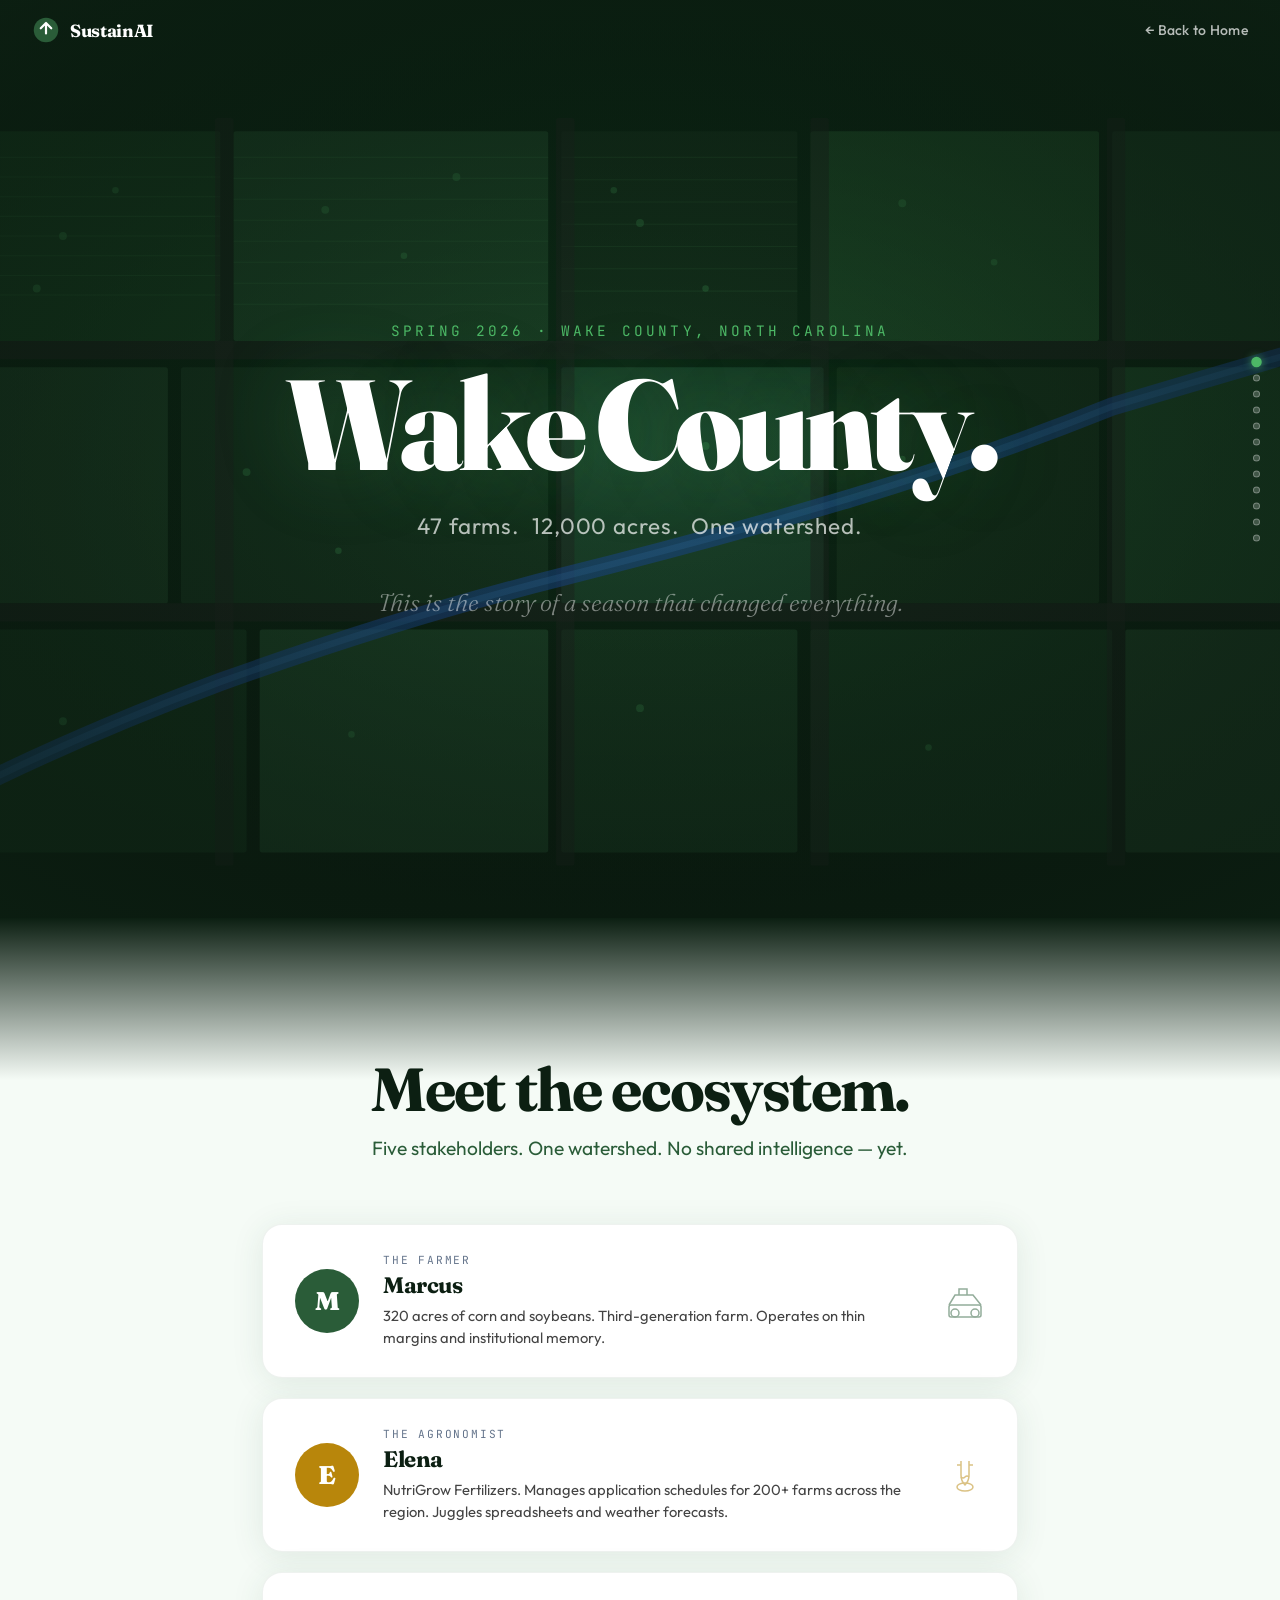
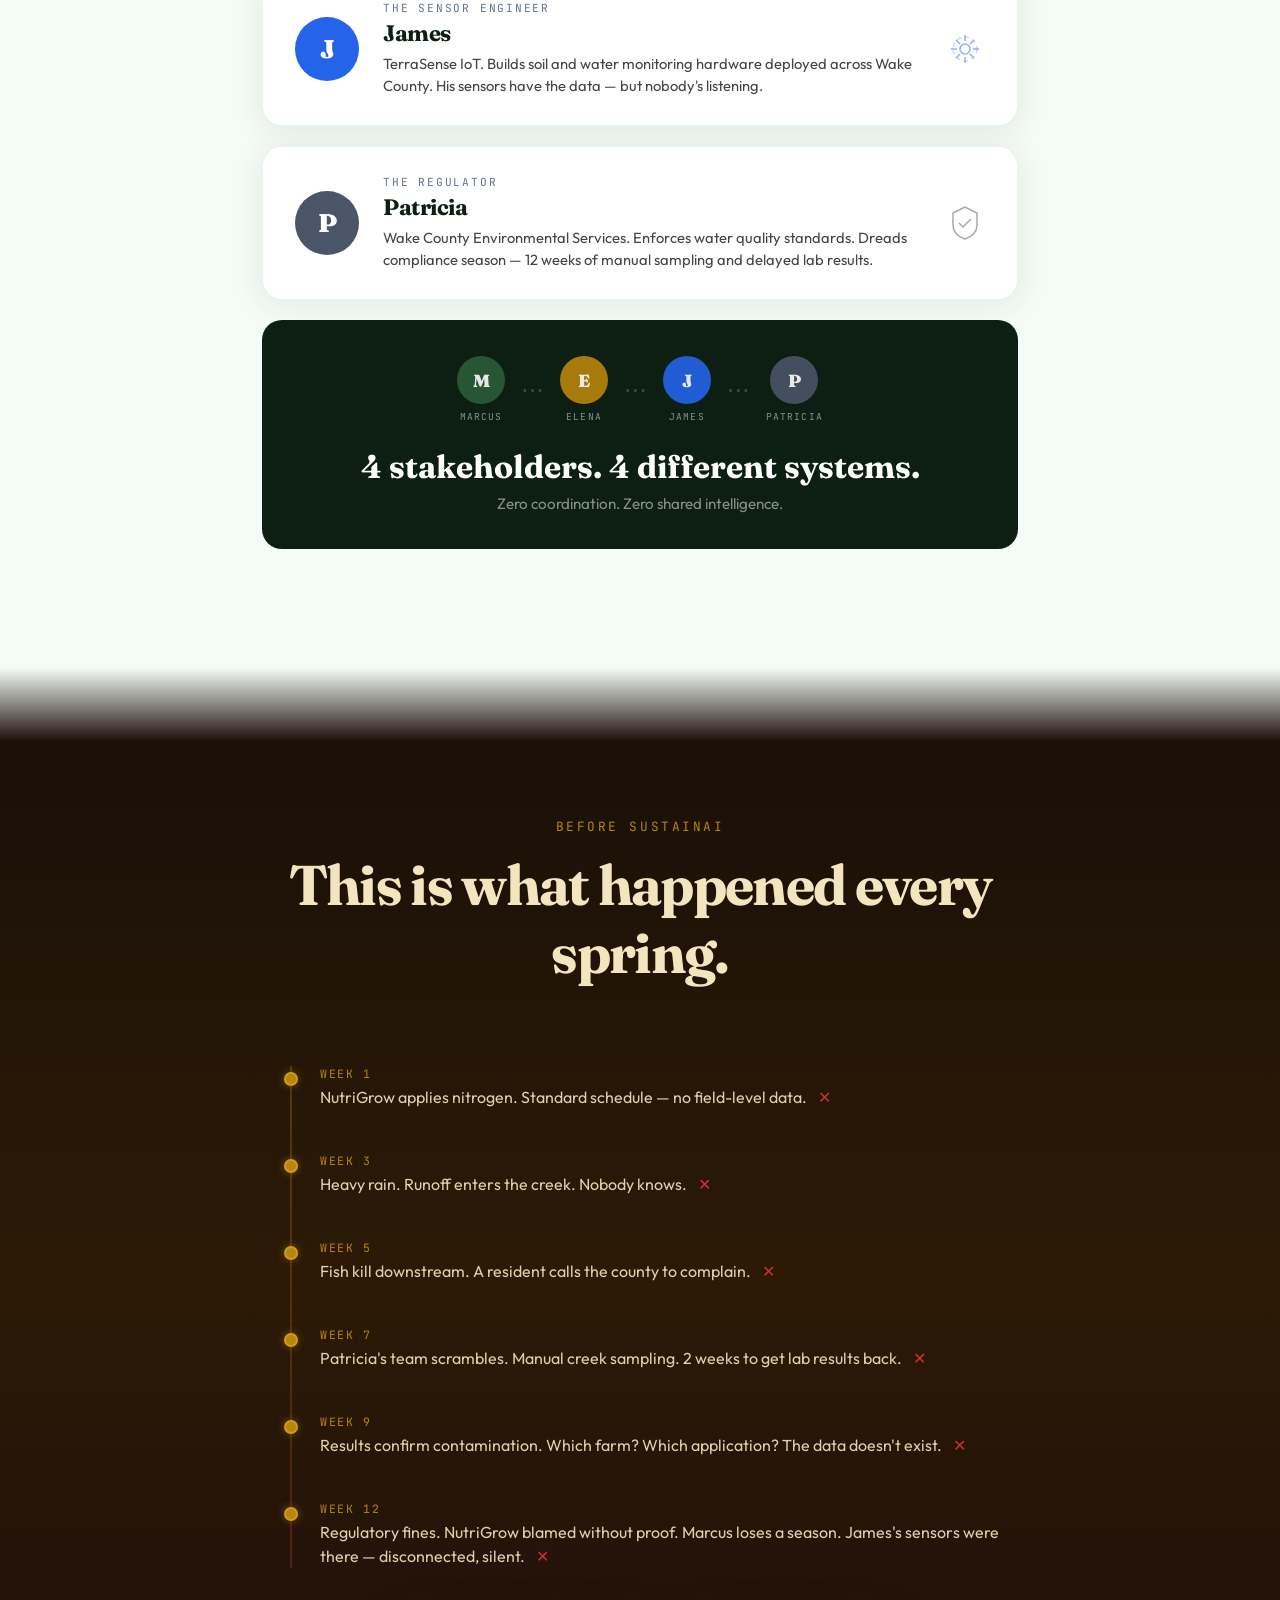
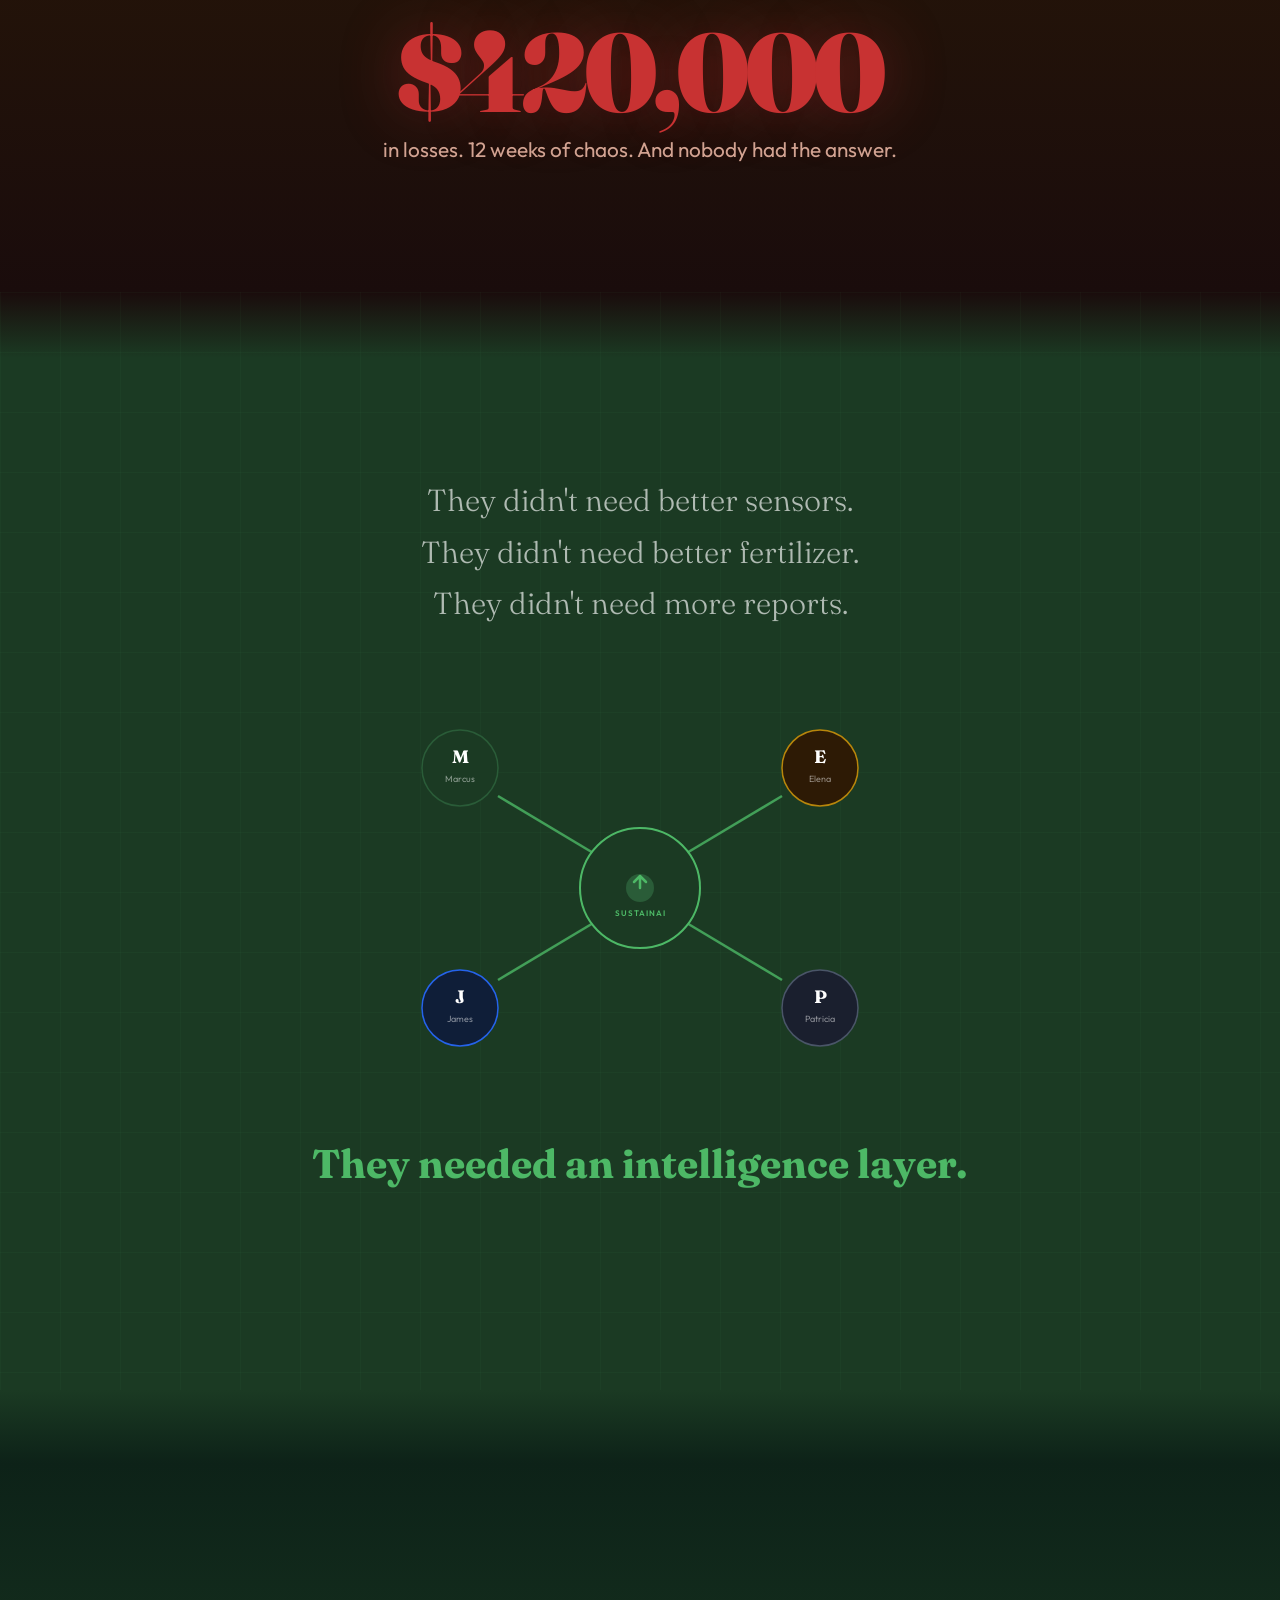
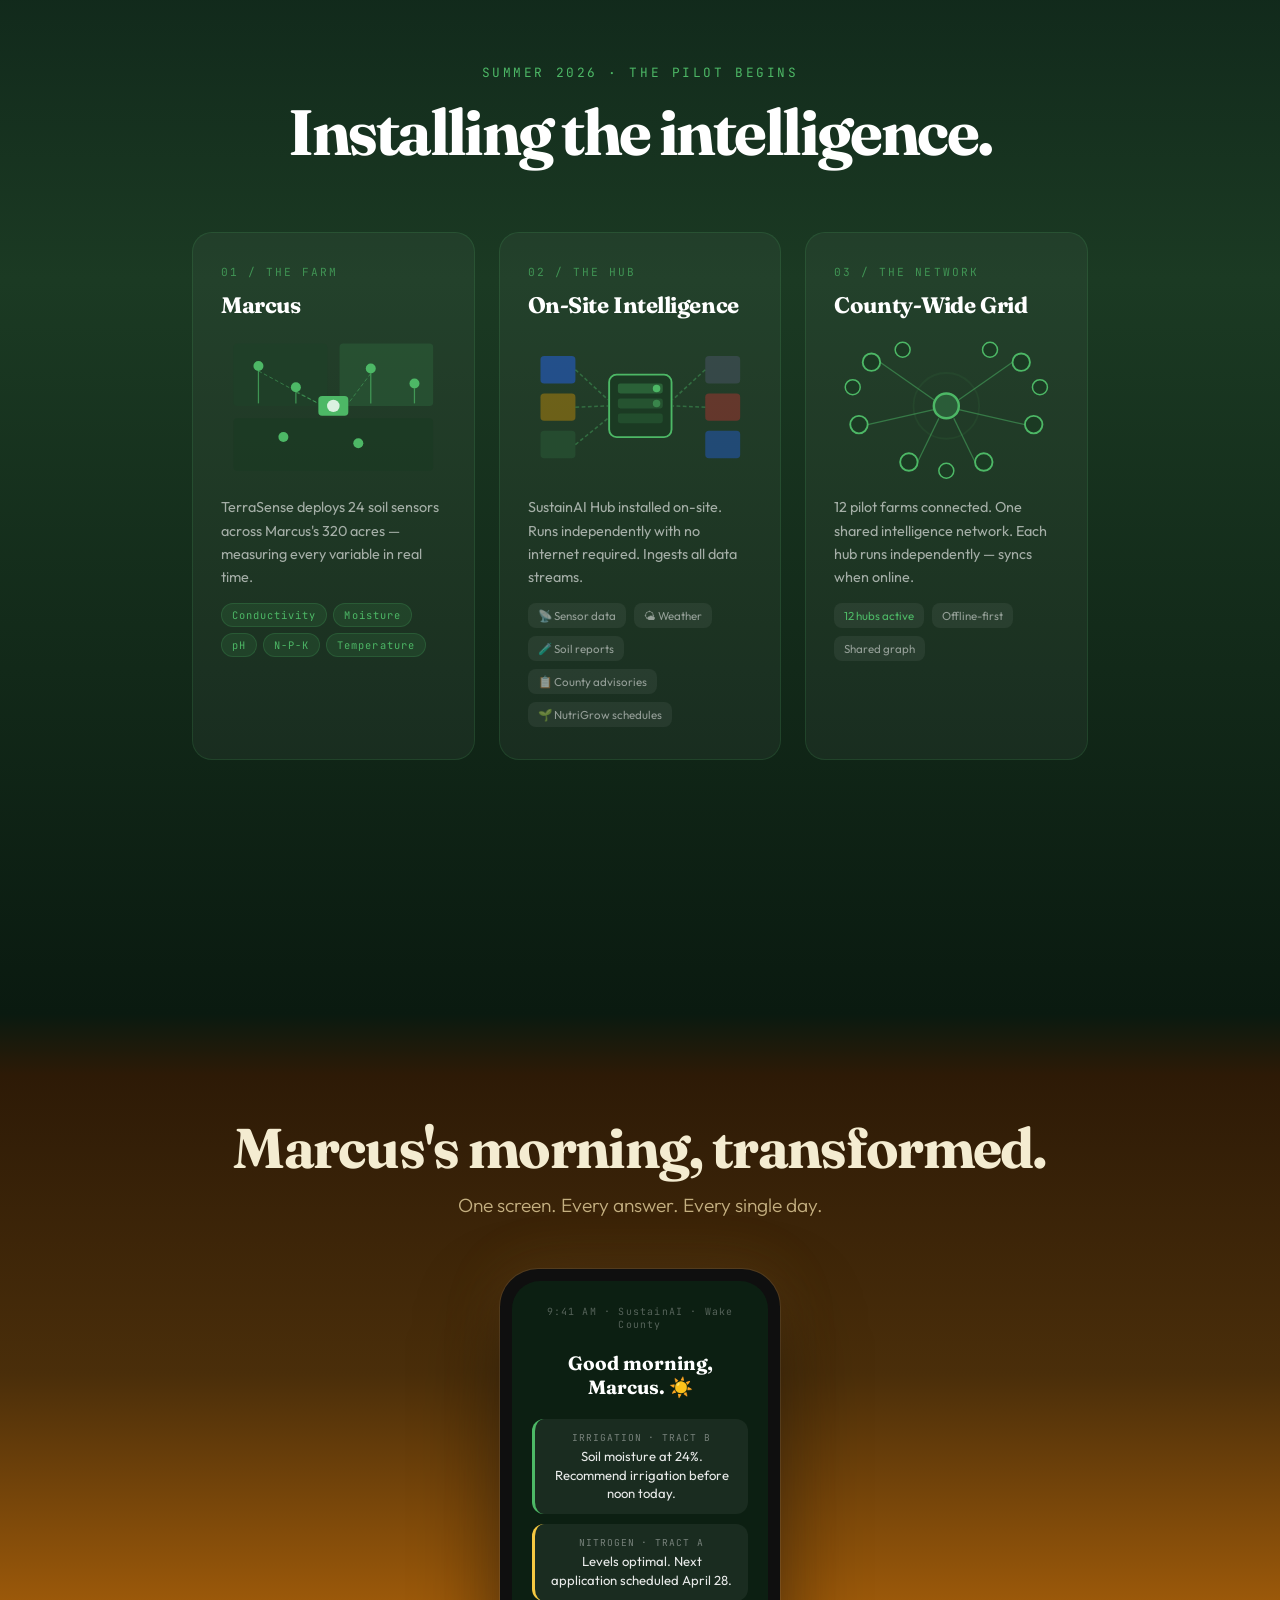
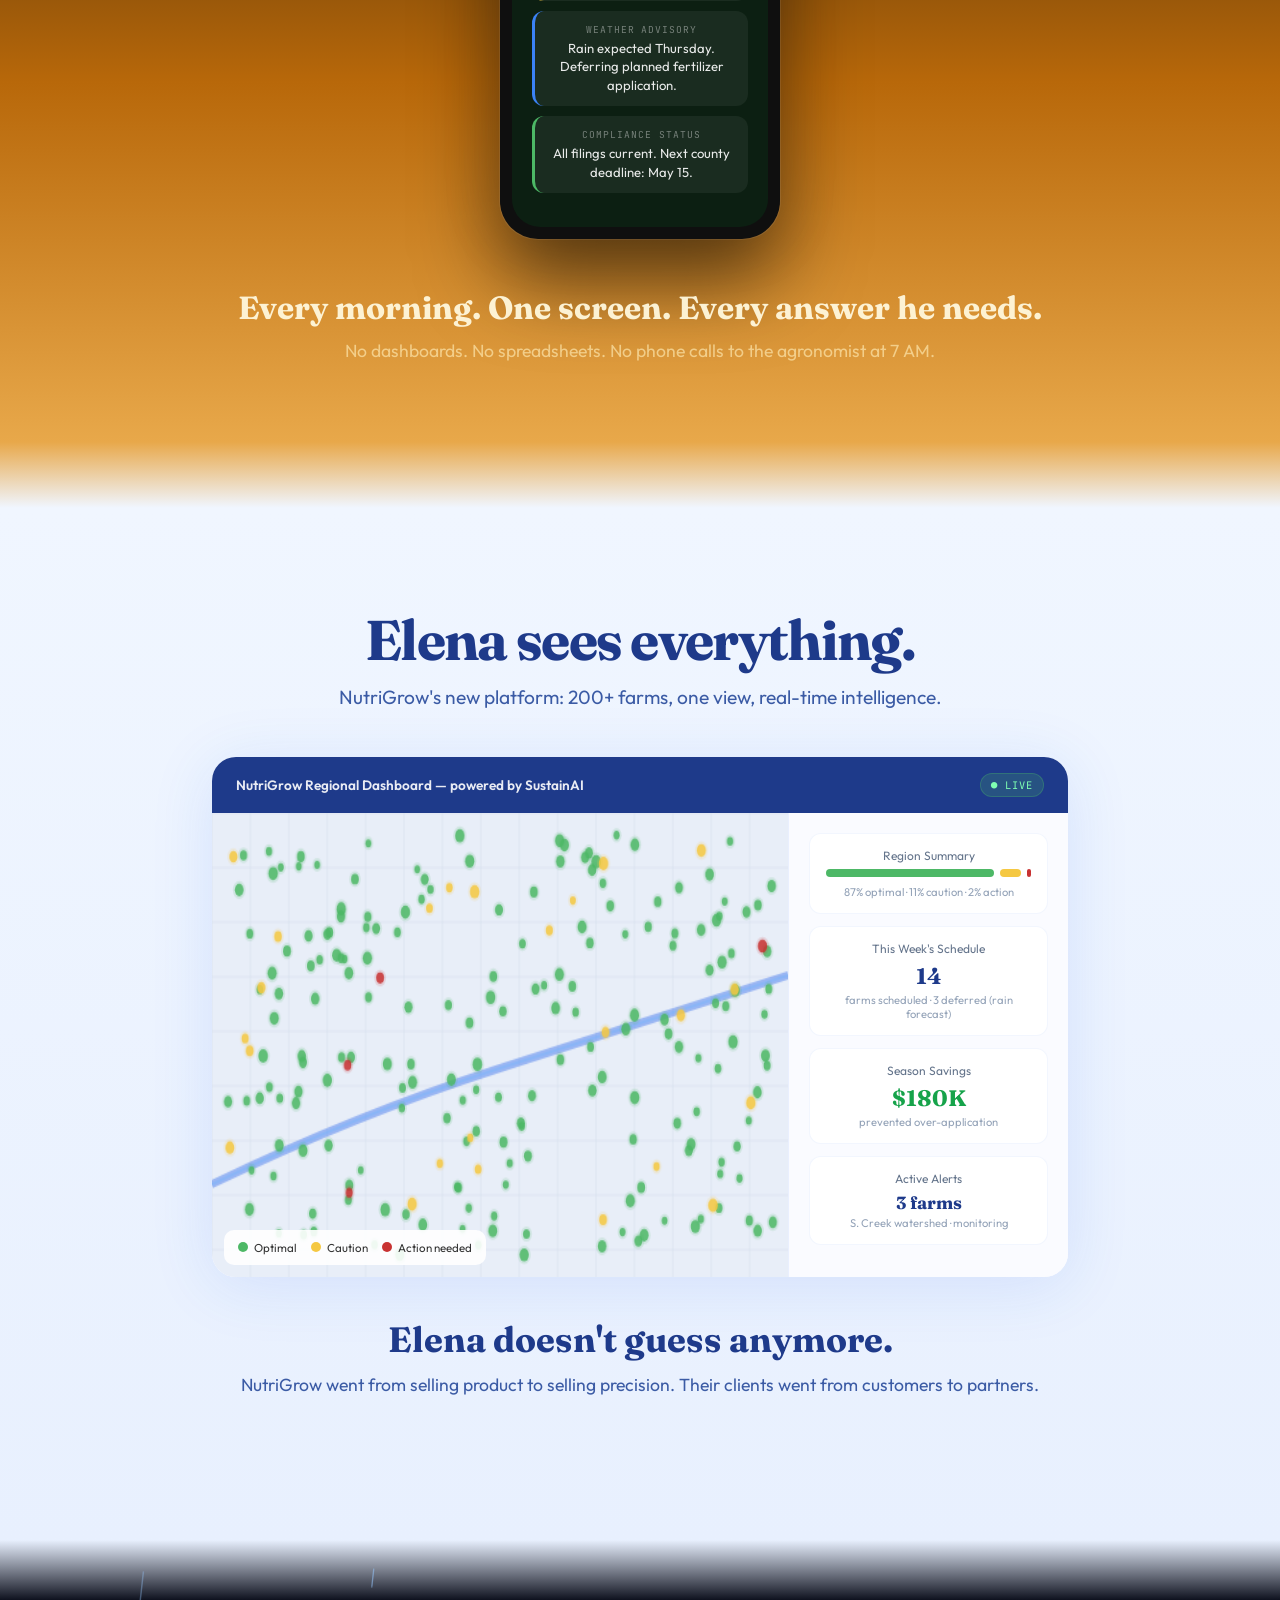
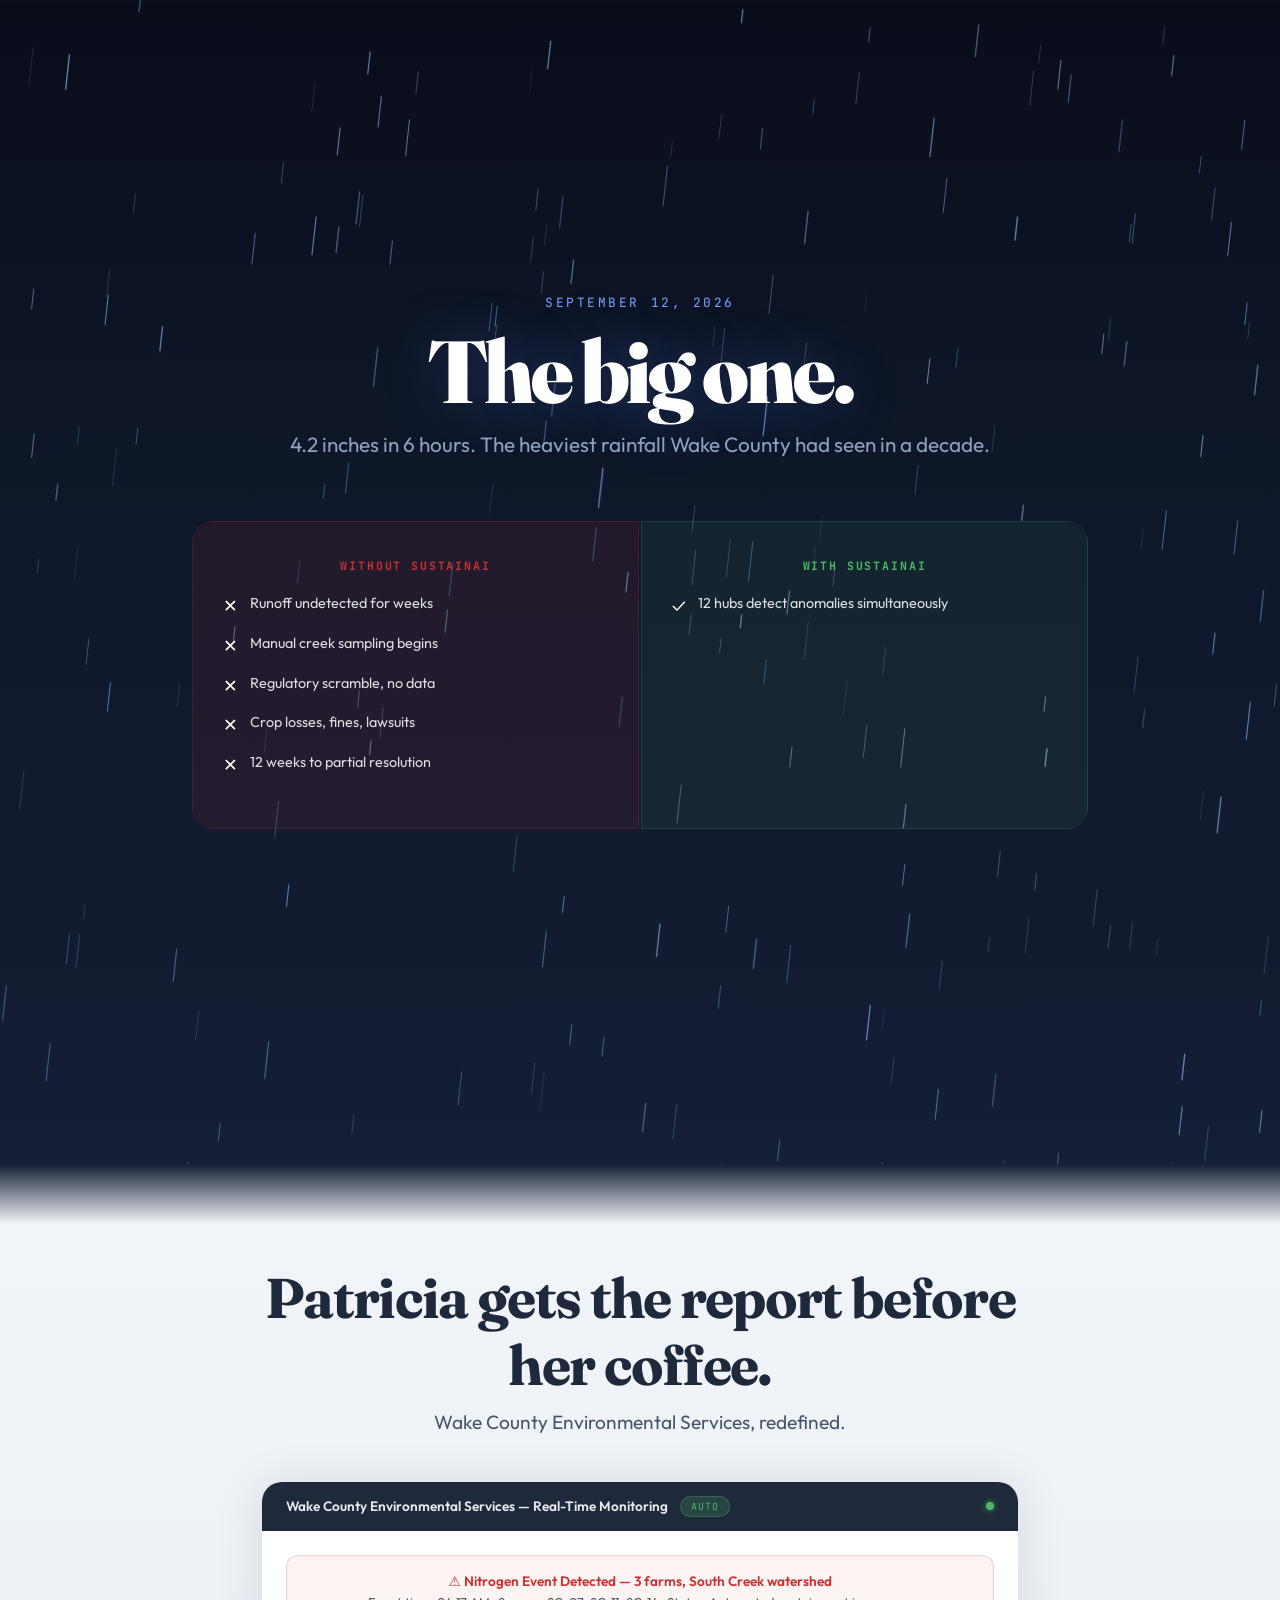
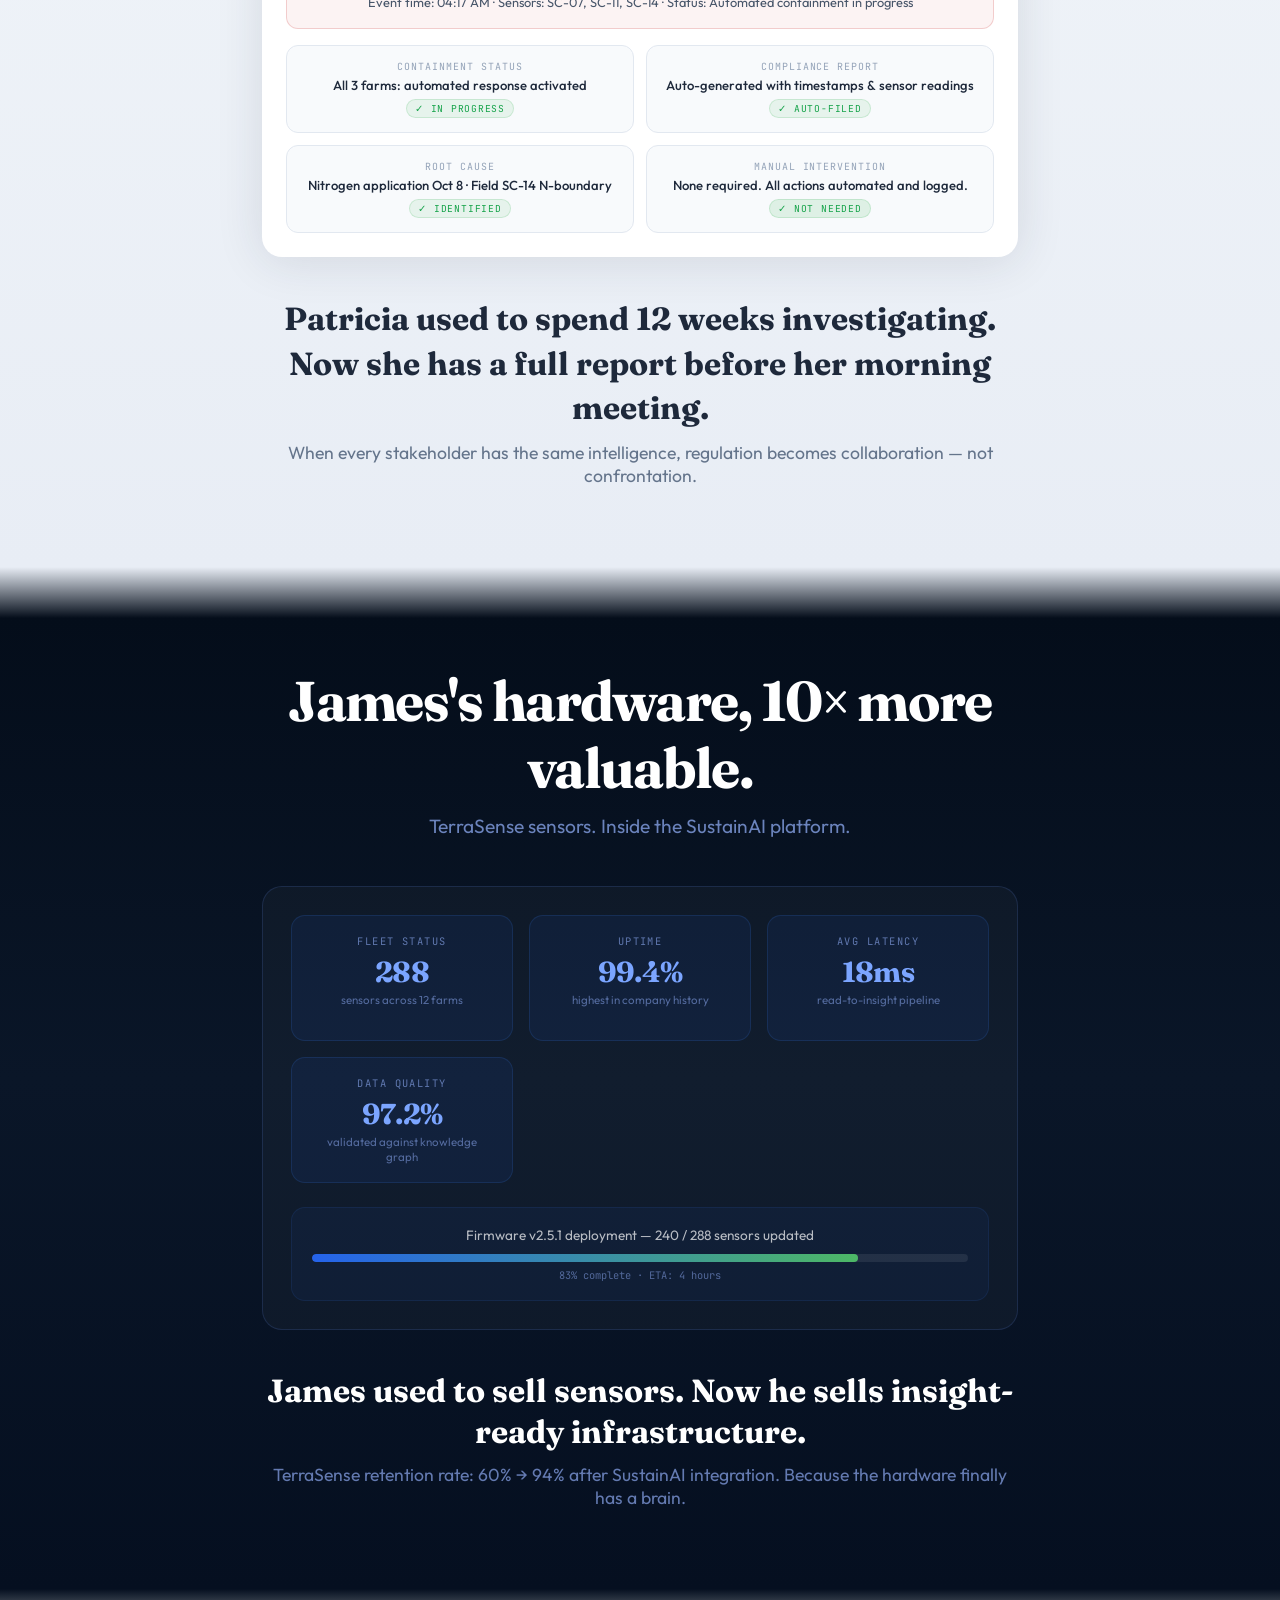
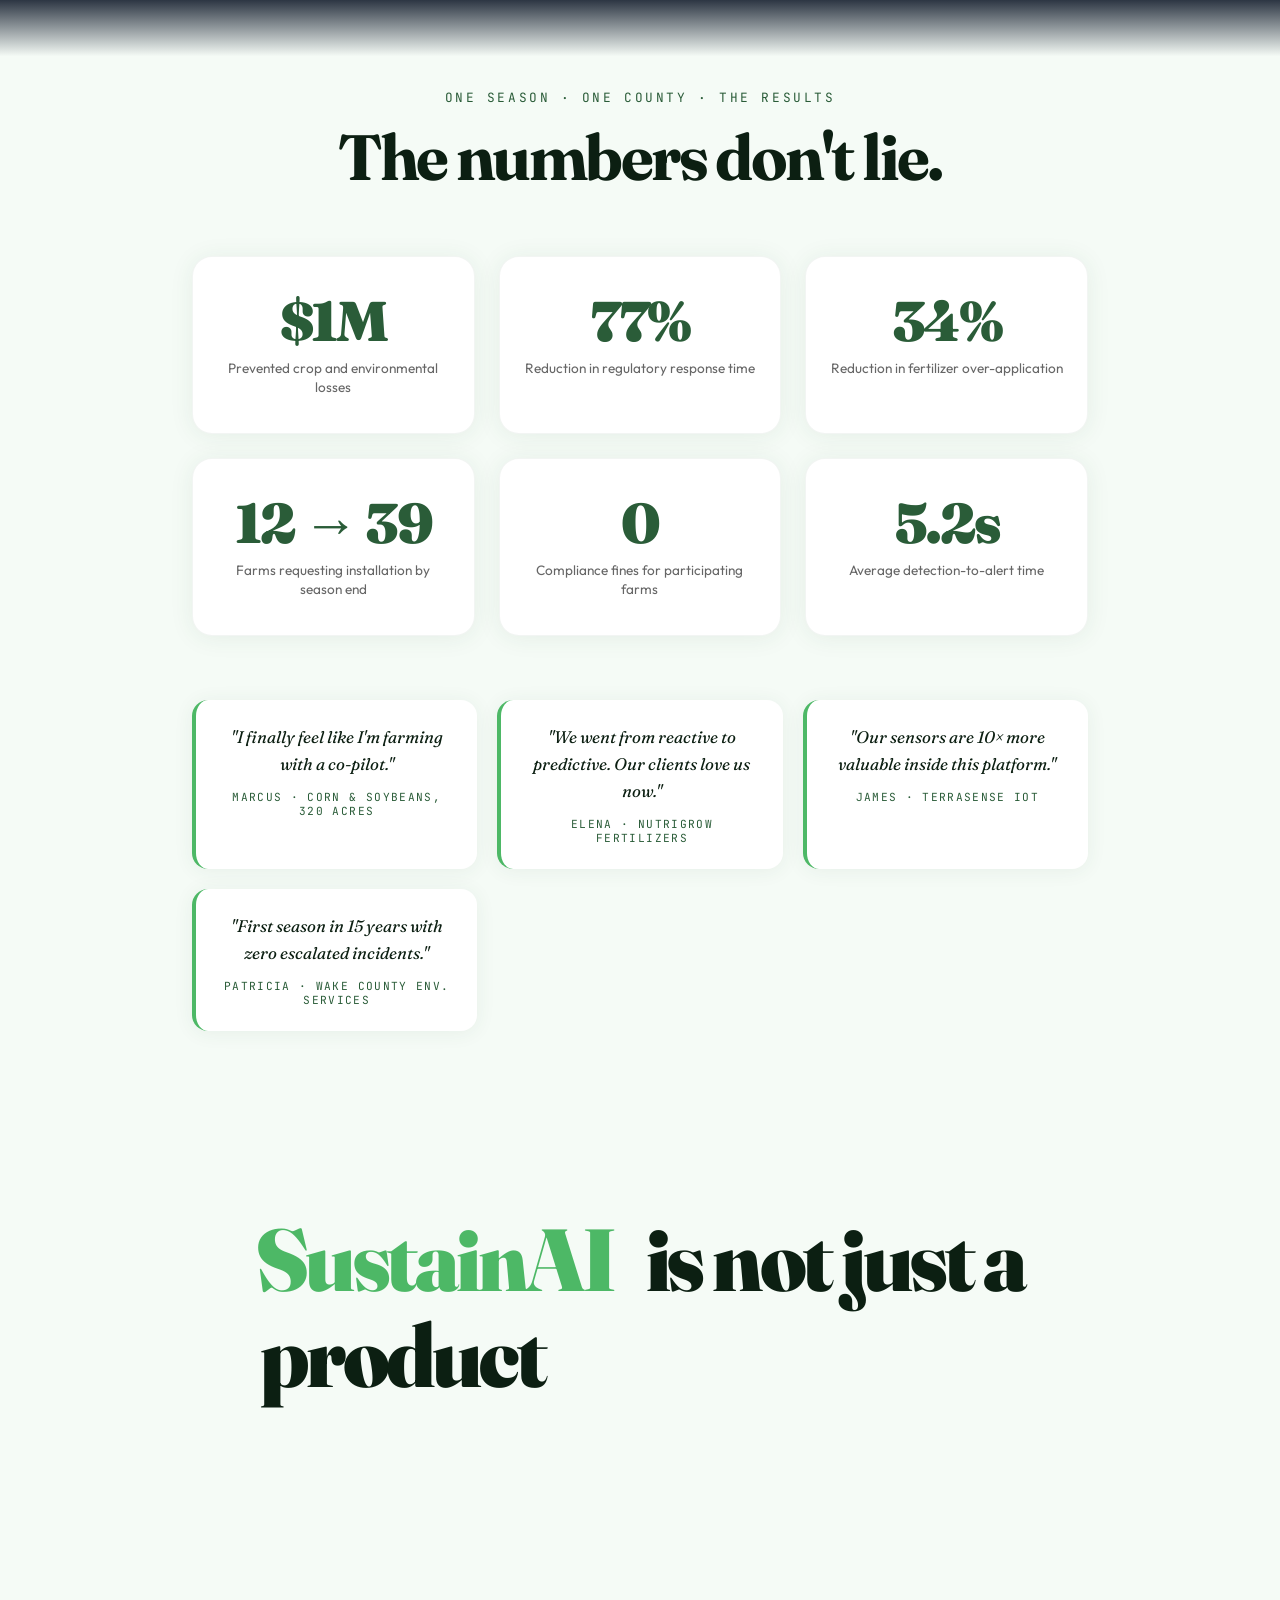
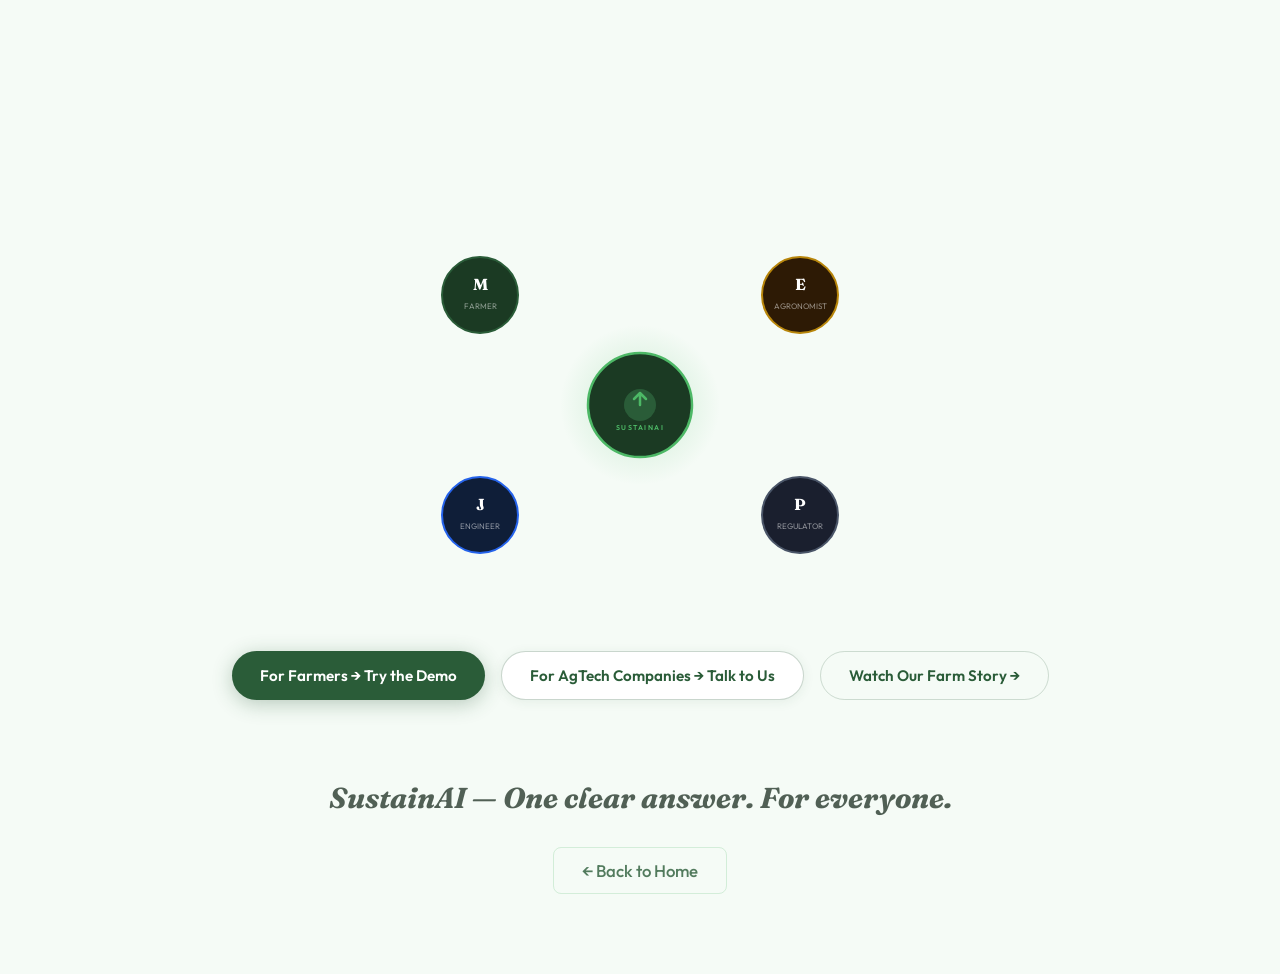
<file: story2.html>
<!DOCTYPE html>
<html lang="en">

<head>
  <meta charset="UTF-8">
  <meta name="viewport" content="width=device-width, initial-scale=1.0">
  <title>The Nitrogen Problem — SustainAI</title>
  <meta name="description"
    content="How one growing season changed an entire industry. The story of how SustainAI connected 47 farms, a fertilizer company, sensor engineers, and county regulators into one coordinated intelligence network.">
  <meta property="og:title" content="The Nitrogen Problem — SustainAI">
  <meta property="og:description"
    content="One county. One season. One intelligence layer for the entire agricultural ecosystem. Scroll to read the story.">
  <meta property="og:type" content="website">
  <link rel="icon" type="image/svg+xml"
    href="data:image/svg+xml,%3Csvg xmlns='http://www.w3.org/2000/svg' viewBox='0 0 32 32'%3E%3Ccircle cx='16' cy='16' r='14' fill='%232a5c38'/%3E%3Cpath d='M16 8 L16 20 M10 14 L16 8 L22 14' stroke='white' stroke-width='2.5' fill='none' stroke-linecap='round' stroke-linejoin='round'/%3E%3C/svg%3E">
  <link rel="preconnect" href="https://fonts.googleapis.com">
  <link rel="preconnect" href="https://fonts.gstatic.com" crossorigin>
  <link
    href="https://fonts.googleapis.com/css2?family=Fraunces:ital,opsz,wght@0,9..144,300;0,9..144,400;0,9..144,700;0,9..144,900;1,9..144,300;1,9..144,400&family=Outfit:wght@300;400;500;600&family=JetBrains+Mono:wght@400;500;700&display=swap"
    rel="stylesheet">

  <style>
    /* ============================================================
       RESET & BASE
       ============================================================ */
    *,
    *::before,
    *::after {
      box-sizing: border-box;
      margin: 0;
      padding: 0;
    }

    :root {
      --dark: #0c1f12;
      --dark2: #1b3a23;
      --primary: #2a5c38;
      --accent: #4db866;
      --light: #f5fbf6;
      --danger: #c83232;
      --amber: #b8860b;
      --amber-light: #f5c842;
      --blue: #2563eb;
      --blue-light: #3b82f6;
      --blue-dark: #1e3a8a;
      --gray: #64748b;
      --dawn: #e8a84a;

      --font-display: 'Fraunces', Georgia, serif;
      --font-body: 'Outfit', system-ui, sans-serif;
      --font-mono: 'JetBrains Mono', 'Courier New', monospace;

      --ease-out: cubic-bezier(0.16, 1, 0.3, 1);
      --ease-in-out: cubic-bezier(0.4, 0, 0.2, 1);
    }

    html {
      scroll-behavior: smooth;
      overflow-x: hidden;
    }

    body {
      font-family: var(--font-body);
      background: var(--dark);
      color: white;
      overflow-x: hidden;
    }

    /* ============================================================
       PROGRESS BAR
       ============================================================ */
    #progress-bar {
      position: fixed;
      top: 0;
      left: 0;
      height: 3px;
      background: linear-gradient(90deg, var(--accent), #7fffb2);
      z-index: 1000;
      width: 0%;
      transition: width 0.1s linear;
      box-shadow: 0 0 8px rgba(77, 184, 102, 0.8);
    }

    /* ============================================================
       TIMELINE DOTS (12 acts)
       ============================================================ */
    #timeline {
      position: fixed;
      right: 20px;
      top: 50%;
      transform: translateY(-50%);
      z-index: 999;
      display: flex;
      flex-direction: column;
      gap: 9px;
    }

    .tl-dot {
      width: 7px;
      height: 7px;
      border-radius: 50%;
      background: rgba(255, 255, 255, 0.2);
      border: 1.5px solid rgba(255, 255, 255, 0.3);
      transition: background 0.3s, transform 0.3s, border-color 0.3s;
      cursor: pointer;
    }

    .tl-dot.active {
      background: var(--accent);
      border-color: var(--accent);
      transform: scale(1.5);
      box-shadow: 0 0 6px rgba(77, 184, 102, 0.8);
    }

    .tl-dot.visited {
      background: rgba(77, 184, 102, 0.4);
      border-color: rgba(77, 184, 102, 0.6);
    }

    /* ============================================================
       NAVIGATION
       ============================================================ */
    #story-nav {
      position: fixed;
      top: 0;
      left: 0;
      right: 0;
      z-index: 998;
      padding: 16px 32px;
      display: flex;
      justify-content: space-between;
      align-items: center;
      transition: background 0.4s, backdrop-filter 0.4s;
    }

    #story-nav.scrolled {
      background: rgba(12, 31, 18, 0.85);
      backdrop-filter: blur(16px);
      -webkit-backdrop-filter: blur(16px);
      border-bottom: 1px solid rgba(77, 184, 102, 0.15);
    }

    .nav-logo {
      display: flex;
      align-items: center;
      gap: 10px;
      text-decoration: none;
      color: white;
      font-family: var(--font-display);
      font-size: 1.1rem;
      font-weight: 700;
      letter-spacing: -0.02em;
    }

    .nav-back {
      text-decoration: none;
      color: rgba(255, 255, 255, 0.7);
      font-family: var(--font-body);
      font-size: 0.875rem;
      font-weight: 500;
      letter-spacing: 0.02em;
      transition: color 0.2s;
      display: flex;
      align-items: center;
      gap: 6px;
    }

    .nav-back:hover {
      color: var(--accent);
    }

    /* ============================================================
       ACT BASE
       ============================================================ */
    .act {
      position: relative;
      min-height: 68vh;
      display: flex;
      align-items: center;
      justify-content: center;
      overflow: hidden;
    }

    .act--tall {
      min-height: 109vh;
    }

    .act--xtra {
      min-height: 136vh;
    }

    .act--hub {
      min-height: 150vh;
    }

    .act__inner {
      position: relative;
      z-index: 10;
      text-align: center;
      padding: 100px 32px 80px;
      max-width: 960px;
      width: 100%;
    }

    /* ============================================================
       FADE-IN ELEMENTS
       ============================================================ */
    .fade-up {
      opacity: 0;
      transform: translateY(24px);
      transition: opacity 0.9s var(--ease-out), transform 0.9s var(--ease-out);
    }

    .fade-up.visible {
      opacity: 1;
      transform: translateY(0);
    }

    .fade-in {
      opacity: 0;
      transition: opacity 1s var(--ease-out);
    }

    .fade-in.visible {
      opacity: 1;
    }

    /* ============================================================
       ACT 1: SPRING, WAKE COUNTY
       ============================================================ */
    #act1 {
      background: var(--dark);
      min-height: 102vh;
    }

    #farmlandSVG {
      position: absolute;
      inset: 0;
      width: 100%;
      height: 100%;
      transform-origin: center center;
      transition: transform 0.1s linear;
    }

    .act1-season {
      font-family: var(--font-mono);
      font-size: clamp(0.75rem, 1.5vw, 0.9rem);
      letter-spacing: 0.22em;
      color: var(--accent);
      opacity: 0;
      transition: opacity 1.2s var(--ease-out) 0.2s;
      text-transform: uppercase;
    }

    .act1-season.visible {
      opacity: 1;
    }

    .act1-title {
      font-family: var(--font-display);
      font-size: clamp(3.5rem, 10vw, 8rem);
      font-weight: 900;
      letter-spacing: -0.04em;
      line-height: 1;
      color: white;
      margin-top: 20px;
      opacity: 0;
      transform: translateY(30px);
      transition: opacity 1.2s var(--ease-out) 0.4s, transform 1.2s var(--ease-out) 0.4s;
      text-shadow: 0 0 80px rgba(77, 184, 102, 0.25);
    }

    .act1-title.visible {
      opacity: 1;
      transform: translateY(0);
    }

    .act1-stats {
      font-family: var(--font-body);
      font-size: clamp(1rem, 2.2vw, 1.4rem);
      font-weight: 400;
      color: rgba(255, 255, 255, 0.7);
      margin-top: 24px;
      opacity: 0;
      transition: opacity 1.5s var(--ease-out) 0.8s;
      letter-spacing: 0.04em;
    }

    .act1-stats.visible {
      opacity: 1;
    }

    .act1-tagline {
      font-family: var(--font-display);
      font-size: clamp(1rem, 2.2vw, 1.5rem);
      font-weight: 300;
      font-style: italic;
      color: rgba(255, 255, 255, 0.45);
      margin-top: 48px;
      opacity: 0;
      transition: opacity 1.5s var(--ease-out) 1.2s;
    }

    .act1-tagline.visible {
      opacity: 1;
    }

    /* ============================================================
       ACT 2: THE PLAYERS
       ============================================================ */
    #act2 {
      background: linear-gradient(180deg, #0c1f12 0%, #f5fbf6 12%);
      min-height: 150vh;
    }

    .act2-headline {
      font-family: var(--font-display);
      font-size: clamp(2rem, 5vw, 3.8rem);
      font-weight: 700;
      color: var(--dark);
      letter-spacing: -0.03em;
      line-height: 1.1;
    }

    .act2-sub {
      font-family: var(--font-body);
      font-size: clamp(1rem, 2vw, 1.2rem);
      color: var(--primary);
      margin-top: 12px;
      font-weight: 400;
    }

    .players-grid {
      display: flex;
      flex-direction: column;
      gap: 20px;
      margin-top: 64px;
      max-width: 760px;
      margin-left: auto;
      margin-right: auto;
    }

    .player-card {
      background: white;
      border-radius: 20px;
      padding: 28px 32px;
      display: flex;
      align-items: center;
      gap: 24px;
      box-shadow: 0 4px 32px rgba(42, 92, 56, 0.1);
      border: 1px solid rgba(42, 92, 56, 0.08);
      opacity: 0;
      transform: translateX(-60px);
      transition: opacity 0.7s var(--ease-out), transform 0.7s var(--ease-out), box-shadow 0.3s;
      text-align: left;
    }

    .player-card:nth-child(even) {
      transform: translateX(60px);
    }

    .player-card.visible {
      opacity: 1;
      transform: translateX(0);
    }

    .player-card:hover {
      box-shadow: 0 8px 48px rgba(42, 92, 56, 0.15);
    }

    .player-avatar {
      width: 64px;
      height: 64px;
      border-radius: 50%;
      display: flex;
      align-items: center;
      justify-content: center;
      font-family: var(--font-display);
      font-size: 1.6rem;
      font-weight: 900;
      color: white;
      flex-shrink: 0;
    }

    .player-info {
      flex: 1;
    }

    .player-role {
      font-family: var(--font-mono);
      font-size: 0.7rem;
      letter-spacing: 0.16em;
      text-transform: uppercase;
      color: var(--gray);
      margin-bottom: 4px;
    }

    .player-name {
      font-family: var(--font-display);
      font-size: 1.4rem;
      font-weight: 700;
      color: var(--dark);
      letter-spacing: -0.02em;
    }

    .player-desc {
      font-family: var(--font-body);
      font-size: 0.92rem;
      color: #444;
      margin-top: 6px;
      line-height: 1.5;
    }

    .player-icon {
      width: 40px;
      height: 40px;
      opacity: 0.5;
      flex-shrink: 0;
    }

    /* Disconnection card */
    .disconnect-card {
      background: var(--dark);
      border-radius: 20px;
      padding: 36px;
      text-align: center;
      opacity: 0;
      transform: translateY(30px);
      transition: opacity 0.8s var(--ease-out), transform 0.8s var(--ease-out);
    }

    .disconnect-card.visible {
      opacity: 1;
      transform: translateY(0);
    }

    .disconnect-diagram {
      display: flex;
      justify-content: center;
      align-items: center;
      flex-wrap: wrap;
      gap: 12px;
      margin-bottom: 24px;
    }

    .dc-node {
      display: flex;
      flex-direction: column;
      align-items: center;
      gap: 6px;
    }

    .dc-avatar {
      width: 48px;
      height: 48px;
      border-radius: 50%;
      display: flex;
      align-items: center;
      justify-content: center;
      font-family: var(--font-display);
      font-weight: 900;
      font-size: 1.1rem;
      color: white;
      opacity: 0.9;
    }

    .dc-name {
      font-family: var(--font-mono);
      font-size: 0.6rem;
      letter-spacing: 0.12em;
      color: rgba(255, 255, 255, 0.5);
    }

    .dc-divider {
      font-size: 1.5rem;
      color: rgba(255, 255, 255, 0.2);
      margin: 0 4px;
      display: flex;
      align-items: center;
    }

    .disconnect-headline {
      font-family: var(--font-display);
      font-size: clamp(1.3rem, 3vw, 2rem);
      font-weight: 700;
      color: white;
    }

    .disconnect-sub {
      font-family: var(--font-body);
      font-size: 0.95rem;
      color: rgba(255, 255, 255, 0.5);
      margin-top: 8px;
    }

    /* ============================================================
       ACT 3: THE OLD WAY
       ============================================================ */
    #act3 {
      background: linear-gradient(180deg, #f5fbf6 0%, #1a1008 6%, #2c1a06 50%, #1a0c0c 100%);
      min-height: 136vh;
    }

    .act3-header {
      text-align: center;
      margin-bottom: 80px;
    }

    .act3-eyebrow {
      font-family: var(--font-mono);
      font-size: 0.8rem;
      letter-spacing: 0.2em;
      color: var(--amber);
      text-transform: uppercase;
      margin-bottom: 16px;
    }

    .act3-title {
      font-family: var(--font-display);
      font-size: clamp(2rem, 5vw, 3.5rem);
      font-weight: 700;
      color: rgba(255, 240, 200, 0.95);
      letter-spacing: -0.03em;
      line-height: 1.2;
    }

    .failure-timeline {
      position: relative;
      max-width: 720px;
      margin: 0 auto;
      padding-left: 40px;
    }

    .failure-timeline::before {
      content: '';
      position: absolute;
      left: 10px;
      top: 0;
      bottom: 0;
      width: 2px;
      background: linear-gradient(180deg, var(--amber) 0%, var(--danger) 100%);
      opacity: 0.3;
    }

    .failure-node {
      position: relative;
      margin-bottom: 44px;
      opacity: 0;
      transform: translateX(-20px);
      transition: opacity 0.6s var(--ease-out), transform 0.6s var(--ease-out);
    }

    .failure-node.visible {
      opacity: 1;
      transform: translateX(0);
    }

    .failure-node::before {
      content: '';
      position: absolute;
      left: -36px;
      top: 6px;
      width: 14px;
      height: 14px;
      border-radius: 50%;
      background: var(--amber);
      border: 2px solid rgba(255, 200, 80, 0.3);
      box-shadow: 0 0 8px rgba(184, 134, 11, 0.5);
    }

    .failure-week {
      font-family: var(--font-mono);
      font-size: 0.72rem;
      letter-spacing: 0.14em;
      color: var(--amber);
      margin-bottom: 4px;
    }

    .failure-text {
      font-family: var(--font-body);
      font-size: 1rem;
      color: rgba(255, 240, 200, 0.85);
      font-weight: 400;
      line-height: 1.5;
    }

    .failure-x {
      display: inline-block;
      margin-left: 8px;
      color: var(--danger);
      font-weight: 700;
      opacity: 0;
      transition: opacity 0.3s 0.3s;
    }

    .failure-node.visible .failure-x {
      opacity: 1;
    }

    .act3-verdict {
      text-align: center;
      margin-top: 48px;
      opacity: 0;
      transform: translateY(20px);
      transition: opacity 0.9s var(--ease-out), transform 0.9s var(--ease-out);
    }

    .act3-verdict.visible {
      opacity: 1;
      transform: translateY(0);
    }

    .verdict-number {
      font-family: var(--font-display);
      font-size: clamp(3rem, 9vw, 7rem);
      font-weight: 900;
      color: var(--danger);
      letter-spacing: -0.05em;
      line-height: 1;
      text-shadow: 0 0 60px rgba(200, 50, 50, 0.4);
    }

    .verdict-label {
      font-family: var(--font-body);
      font-size: clamp(1rem, 2vw, 1.3rem);
      color: rgba(255, 200, 180, 0.8);
      margin-top: 8px;
    }

    /* ============================================================
       ACT 4: THE MISSING LAYER
       ============================================================ */
    #act4 {
      background: linear-gradient(180deg, #1a0c0c 0%, #1b3a23 6%);
      min-height: 122vh;
      position: relative;
      overflow: hidden;
    }

    .grid-bg {
      position: absolute;
      inset: 0;
      background-image:
        linear-gradient(rgba(77, 184, 102, 0.04) 1px, transparent 1px),
        linear-gradient(90deg, rgba(77, 184, 102, 0.04) 1px, transparent 1px);
      background-size: 60px 60px;
    }

    .act4-question {
      font-family: var(--font-display);
      font-size: clamp(1.2rem, 3vw, 1.9rem);
      font-weight: 300;
      color: rgba(255, 255, 255, 0.65);
      line-height: 1.7;
      max-width: 640px;
      margin: 0 auto 48px;
    }

    #ecosystemDiagram {
      width: 100%;
      max-width: 560px;
      margin: 0 auto 40px;
      display: block;
    }

    .act4-reveal {
      font-family: var(--font-display);
      font-size: clamp(1.5rem, 3.5vw, 2.5rem);
      font-weight: 700;
      color: var(--accent);
      line-height: 1.3;
      opacity: 0;
      transform: translateY(20px);
      transition: opacity 1s var(--ease-out), transform 1s var(--ease-out);
    }

    .act4-reveal.visible {
      opacity: 1;
      transform: translateY(0);
    }

    .act4-sub {
      font-family: var(--font-body);
      font-size: clamp(0.95rem, 1.8vw, 1.15rem);
      color: rgba(255, 255, 255, 0.55);
      margin-top: 14px;
      font-weight: 300;
    }

    /* ============================================================
       ACT 5: THE INSTALLATION
       ============================================================ */
    #act5 {
      background: linear-gradient(180deg, #1b3a23 0%, #0d2218 6%, #1b3a23 40%, #0a1a10 100%);
      min-height: 136vh;
    }

    .act5-eyebrow {
      font-family: var(--font-mono);
      font-size: 0.8rem;
      letter-spacing: 0.2em;
      color: var(--accent);
      text-transform: uppercase;
      margin-bottom: 16px;
      opacity: 0;
      transition: opacity 1s var(--ease-out);
    }

    .act5-eyebrow.visible {
      opacity: 1;
    }

    .act5-title {
      font-family: var(--font-display);
      font-size: clamp(2.2rem, 5.5vw, 4rem);
      font-weight: 700;
      color: white;
      letter-spacing: -0.04em;
      line-height: 1.1;
    }

    .install-panels {
      display: grid;
      grid-template-columns: repeat(auto-fit, minmax(240px, 1fr));
      gap: 24px;
      margin-top: 64px;
    }

    .install-panel {
      background: rgba(255, 255, 255, 0.04);
      border: 1px solid rgba(77, 184, 102, 0.15);
      border-radius: 20px;
      padding: 32px 28px;
      text-align: left;
      opacity: 0;
      transform: translateY(30px);
      transition: opacity 0.7s var(--ease-out), transform 0.7s var(--ease-out);
    }

    .install-panel.visible {
      opacity: 1;
      transform: translateY(0);
    }

    .install-panel:nth-child(2) {
      transition-delay: 0.15s;
    }

    .install-panel:nth-child(3) {
      transition-delay: 0.3s;
    }

    .panel-number {
      font-family: var(--font-mono);
      font-size: 0.7rem;
      letter-spacing: 0.18em;
      color: var(--accent);
      opacity: 0.7;
      margin-bottom: 12px;
    }

    .panel-title {
      font-family: var(--font-display);
      font-size: 1.4rem;
      font-weight: 700;
      color: white;
      letter-spacing: -0.02em;
      margin-bottom: 12px;
    }

    .panel-body {
      font-family: var(--font-body);
      font-size: 0.9rem;
      color: rgba(255, 255, 255, 0.6);
      line-height: 1.6;
    }

    .sensor-tags {
      display: flex;
      flex-wrap: wrap;
      gap: 6px;
      margin-top: 14px;
    }

    .sensor-tag {
      font-family: var(--font-mono);
      font-size: 0.65rem;
      letter-spacing: 0.1em;
      background: rgba(77, 184, 102, 0.12);
      border: 1px solid rgba(77, 184, 102, 0.2);
      color: var(--accent);
      padding: 4px 10px;
      border-radius: 20px;
    }

    .doc-icons {
      display: flex;
      flex-wrap: wrap;
      gap: 8px;
      margin-top: 14px;
    }

    .doc-icon {
      font-family: var(--font-body);
      font-size: 0.72rem;
      color: rgba(255, 255, 255, 0.5);
      background: rgba(255, 255, 255, 0.06);
      border-radius: 8px;
      padding: 5px 10px;
      display: flex;
      align-items: center;
      gap: 4px;
    }

    /* ============================================================
       ACT 6: MARCUS'S MORNING
       ============================================================ */
    #act6 {
      background: linear-gradient(180deg, #0a1a10 0%, #2d1a06 6%, #4a2e0a 35%, #b8680a 65%, #e8a84a 100%);
      min-height: 109vh;
    }

    .act6-headline {
      font-family: var(--font-display);
      font-size: clamp(2rem, 5vw, 3.5rem);
      font-weight: 700;
      color: rgba(255, 248, 220, 0.95);
      letter-spacing: -0.03em;
      line-height: 1.2;
    }

    .act6-sub {
      font-family: var(--font-body);
      font-size: clamp(0.95rem, 2vw, 1.2rem);
      color: rgba(255, 235, 180, 0.7);
      margin-top: 12px;
      font-weight: 300;
    }

    .phone-wrap {
      display: flex;
      justify-content: center;
      margin: 52px auto 0;
    }

    .phone-mockup {
      width: 280px;
      background: #0f0f0f;
      border-radius: 38px;
      padding: 12px;
      box-shadow:
        0 0 0 1px rgba(255, 255, 255, 0.08),
        0 40px 80px rgba(0, 0, 0, 0.6),
        0 0 60px rgba(230, 160, 60, 0.15);
      opacity: 0;
      transform: translateY(40px) scale(0.95);
      transition: opacity 0.9s var(--ease-out), transform 0.9s var(--ease-out);
    }

    .phone-mockup.visible {
      opacity: 1;
      transform: translateY(0) scale(1);
    }

    .phone-screen {
      background: var(--dark);
      border-radius: 28px;
      padding: 24px 20px;
      min-height: 460px;
    }

    .phone-status {
      font-family: var(--font-mono);
      font-size: 0.62rem;
      letter-spacing: 0.12em;
      color: rgba(255, 255, 255, 0.3);
      text-align: center;
      margin-bottom: 20px;
    }

    .phone-greeting {
      font-family: var(--font-display);
      font-size: 1.2rem;
      font-weight: 700;
      color: white;
      margin-bottom: 20px;
    }

    .phone-item {
      background: rgba(255, 255, 255, 0.06);
      border-radius: 12px;
      padding: 12px 14px;
      margin-bottom: 10px;
      border-left: 3px solid transparent;
      opacity: 0;
      transform: translateX(-10px);
      transition: opacity 0.5s var(--ease-out), transform 0.5s var(--ease-out);
    }

    .phone-item.visible {
      opacity: 1;
      transform: translateX(0);
    }

    .phone-item.green {
      border-left-color: var(--accent);
    }

    .phone-item.amber {
      border-left-color: var(--amber-light);
    }

    .phone-item.blue {
      border-left-color: var(--blue-light);
    }

    .phone-item-label {
      font-family: var(--font-mono);
      font-size: 0.6rem;
      letter-spacing: 0.1em;
      color: rgba(255, 255, 255, 0.4);
      margin-bottom: 3px;
    }

    .phone-item-text {
      font-family: var(--font-body);
      font-size: 0.82rem;
      color: rgba(255, 255, 255, 0.9);
      line-height: 1.4;
    }

    .act6-caption {
      font-family: var(--font-display);
      font-size: clamp(1.3rem, 3vw, 2rem);
      font-weight: 700;
      color: rgba(255, 248, 220, 0.95);
      margin-top: 48px;
      line-height: 1.3;
    }

    .act6-caption-sub {
      font-family: var(--font-body);
      font-size: clamp(0.9rem, 1.8vw, 1.1rem);
      color: rgba(255, 235, 180, 0.65);
      margin-top: 10px;
    }

    /* ============================================================
       ACT 7: ELENA'S DASHBOARD
       ============================================================ */
    #act7 {
      background: linear-gradient(180deg, #e8a84a 0%, #f0f6ff 6%, #e8f0fe 100%);
      min-height: 122vh;
    }

    .act7-headline {
      font-family: var(--font-display);
      font-size: clamp(2rem, 5vw, 3.5rem);
      font-weight: 700;
      color: #1e3a8a;
      letter-spacing: -0.03em;
      line-height: 1.2;
    }

    .act7-sub {
      font-family: var(--font-body);
      font-size: clamp(0.95rem, 2vw, 1.2rem);
      color: #3b5ba5;
      margin-top: 12px;
      font-weight: 400;
    }

    .dashboard-container {
      background: white;
      border-radius: 24px;
      box-shadow: 0 8px 64px rgba(37, 99, 235, 0.12);
      overflow: hidden;
      margin-top: 48px;
      opacity: 0;
      transform: translateY(30px);
      transition: opacity 0.8s var(--ease-out), transform 0.8s var(--ease-out);
    }

    .dashboard-container.visible {
      opacity: 1;
      transform: translateY(0);
    }

    .dashboard-header {
      background: #1e3a8a;
      padding: 16px 24px;
      display: flex;
      align-items: center;
      justify-content: space-between;
    }

    .dashboard-title {
      font-family: var(--font-body);
      font-size: 0.85rem;
      font-weight: 600;
      color: rgba(255, 255, 255, 0.9);
    }

    .dashboard-badge {
      font-family: var(--font-mono);
      font-size: 0.65rem;
      letter-spacing: 0.1em;
      background: rgba(77, 184, 102, 0.2);
      color: #7fffb2;
      padding: 4px 10px;
      border-radius: 20px;
      border: 1px solid rgba(77, 184, 102, 0.3);
    }

    .dashboard-body {
      display: grid;
      grid-template-columns: 1fr 280px;
      min-height: 340px;
    }

    .map-area {
      position: relative;
      background: #f0f4ff;
      overflow: hidden;
    }

    #farmMapCanvas {
      width: 100%;
      height: 100%;
      min-height: 320px;
    }

    .map-legend {
      position: absolute;
      bottom: 12px;
      left: 12px;
      background: rgba(255, 255, 255, 0.9);
      border-radius: 10px;
      padding: 10px 14px;
      display: flex;
      gap: 14px;
    }

    .legend-item {
      display: flex;
      align-items: center;
      gap: 6px;
      font-family: var(--font-body);
      font-size: 0.72rem;
      color: #333;
    }

    .legend-dot {
      width: 10px;
      height: 10px;
      border-radius: 50%;
    }

    .dash-sidebar {
      background: #fafbff;
      border-left: 1px solid rgba(37, 99, 235, 0.08);
      padding: 20px;
    }

    .dash-metric {
      background: white;
      border-radius: 12px;
      padding: 14px 16px;
      margin-bottom: 12px;
      border: 1px solid rgba(37, 99, 235, 0.06);
    }

    .dash-metric-label {
      font-family: var(--font-body);
      font-size: 0.75rem;
      color: #64748b;
      margin-bottom: 6px;
    }

    .dash-metric-value {
      font-family: var(--font-display);
      font-size: 1.4rem;
      font-weight: 700;
      color: #1e3a8a;
    }

    .dash-metric-sub {
      font-family: var(--font-body);
      font-size: 0.7rem;
      color: #94a3b8;
      margin-top: 3px;
    }

    .status-bar {
      display: flex;
      gap: 6px;
      margin-bottom: 8px;
    }

    .status-seg {
      height: 8px;
      border-radius: 4px;
      transition: width 1s var(--ease-out);
    }

    .act7-insight {
      font-family: var(--font-display);
      font-size: clamp(1.4rem, 3vw, 2.2rem);
      font-weight: 700;
      color: #1e3a8a;
      margin-top: 40px;
      line-height: 1.3;
    }

    .act7-insight-sub {
      font-family: var(--font-body);
      font-size: clamp(0.9rem, 1.8vw, 1.1rem);
      color: #3b5ba5;
      margin-top: 10px;
    }

    /* ============================================================
       ACT 8: THE STORM
       ============================================================ */
    #act8 {
      background: linear-gradient(180deg, #e8f0fe 0%, #0a0d1a 5%, #0e1628 40%, #141e35 100%);
      min-height: 136vh;
      position: relative;
      overflow: hidden;
    }

    #rainCanvas {
      position: absolute;
      inset: 0;
      width: 100%;
      height: 100%;
      pointer-events: none;
      opacity: 0;
      transition: opacity 1s;
    }

    #rainCanvas.active {
      opacity: 1;
    }

    .lightning-flash {
      position: absolute;
      inset: 0;
      background: rgba(200, 220, 255, 0.08);
      pointer-events: none;
      z-index: 2;
      opacity: 0;
    }

    .act8-eyebrow {
      font-family: var(--font-mono);
      font-size: 0.8rem;
      letter-spacing: 0.2em;
      color: #7ba5ff;
      text-transform: uppercase;
      margin-bottom: 16px;
    }

    .act8-title {
      font-family: var(--font-display);
      font-size: clamp(2.5rem, 7vw, 5.5rem);
      font-weight: 900;
      color: white;
      letter-spacing: -0.04em;
      line-height: 1;
      text-shadow: 0 0 60px rgba(100, 150, 255, 0.3);
    }

    .act8-subtitle {
      font-family: var(--font-body);
      font-size: clamp(1rem, 2vw, 1.3rem);
      color: rgba(200, 220, 255, 0.7);
      margin-top: 16px;
    }

    .storm-compare {
      display: grid;
      grid-template-columns: 1fr 1fr;
      gap: 2px;
      margin-top: 64px;
      border-radius: 20px;
      overflow: hidden;
    }

    .compare-side {
      padding: 36px 30px;
    }

    .compare-side.bad {
      background: rgba(200, 50, 50, 0.1);
      border: 1px solid rgba(200, 50, 50, 0.2);
    }

    .compare-side.good {
      background: rgba(77, 184, 102, 0.08);
      border: 1px solid rgba(77, 184, 102, 0.2);
    }

    .compare-label {
      font-family: var(--font-mono);
      font-size: 0.72rem;
      letter-spacing: 0.16em;
      text-transform: uppercase;
      margin-bottom: 20px;
      font-weight: 700;
    }

    .compare-label.bad {
      color: var(--danger);
    }

    .compare-label.good {
      color: var(--accent);
    }

    .compare-item {
      display: flex;
      align-items: flex-start;
      gap: 12px;
      margin-bottom: 14px;
      font-family: var(--font-body);
      font-size: 0.9rem;
      line-height: 1.4;
      opacity: 0;
      transform: translateY(10px);
      transition: opacity 0.5s var(--ease-out), transform 0.5s var(--ease-out);
    }

    .compare-item.visible {
      opacity: 1;
      transform: translateY(0);
    }

    .compare-item .ci-icon {
      font-size: 1.1rem;
      flex-shrink: 0;
      margin-top: 1px;
    }

    .compare-item .ci-text {
      color: rgba(255, 255, 255, 0.85);
    }

    /* ============================================================
       ACT 9: PATRICIA'S INBOX
       ============================================================ */
    #act9 {
      background: linear-gradient(180deg, #141e35 0%, #f1f5f9 6%, #e8edf5 100%);
      min-height: 109vh;
    }

    .act9-headline {
      font-family: var(--font-display);
      font-size: clamp(2rem, 5vw, 3.5rem);
      font-weight: 700;
      color: #1e293b;
      letter-spacing: -0.03em;
      line-height: 1.2;
    }

    .act9-sub {
      font-family: var(--font-body);
      font-size: clamp(0.95rem, 2vw, 1.2rem);
      color: #475569;
      margin-top: 12px;
    }

    .compliance-dashboard {
      background: white;
      border-radius: 20px;
      overflow: hidden;
      box-shadow: 0 4px 48px rgba(30, 41, 59, 0.12);
      margin-top: 48px;
      opacity: 0;
      transform: translateY(24px);
      transition: opacity 0.8s var(--ease-out), transform 0.8s var(--ease-out);
    }

    .compliance-dashboard.visible {
      opacity: 1;
      transform: translateY(0);
    }

    .comp-header {
      background: #1e293b;
      padding: 14px 24px;
      display: flex;
      align-items: center;
      gap: 12px;
    }

    .comp-badge {
      background: rgba(77, 184, 102, 0.2);
      color: #4db866;
      font-family: var(--font-mono);
      font-size: 0.62rem;
      letter-spacing: 0.1em;
      padding: 3px 10px;
      border-radius: 20px;
      border: 1px solid rgba(77, 184, 102, 0.3);
    }

    .comp-title-text {
      font-family: var(--font-body);
      font-size: 0.85rem;
      font-weight: 600;
      color: rgba(255, 255, 255, 0.9);
    }

    .comp-status-dot {
      width: 8px;
      height: 8px;
      border-radius: 50%;
      background: #4db866;
      box-shadow: 0 0 6px rgba(77, 184, 102, 0.8);
      margin-left: auto;
      animation: pulse-dot 2s ease-in-out infinite;
    }

    @keyframes pulse-dot {

      0%,
      100% {
        opacity: 1;
        transform: scale(1);
      }

      50% {
        opacity: 0.6;
        transform: scale(1.2);
      }
    }

    .comp-body {
      padding: 24px;
    }

    .comp-alert {
      background: rgba(200, 50, 50, 0.06);
      border: 1px solid rgba(200, 50, 50, 0.2);
      border-radius: 12px;
      padding: 16px 20px;
      margin-bottom: 16px;
    }

    .comp-alert-title {
      font-family: var(--font-body);
      font-size: 0.85rem;
      font-weight: 600;
      color: var(--danger);
      margin-bottom: 4px;
    }

    .comp-alert-text {
      font-family: var(--font-body);
      font-size: 0.8rem;
      color: #475569;
      line-height: 1.4;
    }

    .comp-actions {
      display: grid;
      grid-template-columns: 1fr 1fr;
      gap: 12px;
    }

    .comp-action {
      background: #f8fafc;
      border: 1px solid #e2e8f0;
      border-radius: 12px;
      padding: 14px;
    }

    .comp-action-label {
      font-family: var(--font-mono);
      font-size: 0.62rem;
      letter-spacing: 0.1em;
      color: #94a3b8;
      margin-bottom: 4px;
    }

    .comp-action-text {
      font-family: var(--font-body);
      font-size: 0.82rem;
      color: #1e293b;
      font-weight: 500;
    }

    .comp-action-badge {
      display: inline-block;
      margin-top: 6px;
      background: rgba(77, 184, 102, 0.1);
      color: #16a34a;
      font-family: var(--font-mono);
      font-size: 0.6rem;
      letter-spacing: 0.08em;
      padding: 2px 8px;
      border-radius: 10px;
      border: 1px solid rgba(77, 184, 102, 0.2);
    }

    .act9-insight {
      font-family: var(--font-display);
      font-size: clamp(1.3rem, 3vw, 2rem);
      font-weight: 700;
      color: #1e293b;
      margin-top: 40px;
      line-height: 1.4;
    }

    .act9-insight-sub {
      font-family: var(--font-body);
      font-size: clamp(0.9rem, 1.8vw, 1.1rem);
      color: #64748b;
      margin-top: 10px;
    }

    /* ============================================================
       ACT 10: JAMES'S DATA
       ============================================================ */
    #act10 {
      background: linear-gradient(180deg, #e8edf5 0%, #040d1a 5%, #0a1628 50%, #050f20 100%);
      min-height: 109vh;
    }

    .act10-headline {
      font-family: var(--font-display);
      font-size: clamp(2rem, 5vw, 3.5rem);
      font-weight: 700;
      color: white;
      letter-spacing: -0.03em;
      line-height: 1.2;
    }

    .act10-sub {
      font-family: var(--font-body);
      font-size: clamp(0.95rem, 2vw, 1.2rem);
      color: rgba(150, 180, 255, 0.7);
      margin-top: 12px;
    }

    .sensor-dashboard {
      background: rgba(255, 255, 255, 0.03);
      border: 1px solid rgba(100, 150, 255, 0.15);
      border-radius: 20px;
      padding: 28px;
      margin-top: 48px;
      opacity: 0;
      transform: translateY(24px);
      transition: opacity 0.8s var(--ease-out), transform 0.8s var(--ease-out);
    }

    .sensor-dashboard.visible {
      opacity: 1;
      transform: translateY(0);
    }

    .sensor-grid {
      display: grid;
      grid-template-columns: repeat(auto-fit, minmax(200px, 1fr));
      grid-auto-rows: 1fr;
      gap: 16px;
      margin-bottom: 24px;
    }

    .sensor-stat {
      background: rgba(37, 99, 235, 0.08);
      border: 1px solid rgba(59, 130, 246, 0.15);
      border-radius: 14px;
      padding: 18px 20px;
    }

    .sensor-stat-label {
      font-family: var(--font-mono);
      font-size: 0.65rem;
      letter-spacing: 0.14em;
      color: rgba(150, 180, 255, 0.6);
      margin-bottom: 6px;
    }

    .sensor-stat-value {
      font-family: var(--font-display);
      font-size: 1.8rem;
      font-weight: 700;
      color: #7ba5ff;
      letter-spacing: -0.03em;
    }

    .sensor-stat-sub {
      font-family: var(--font-body);
      font-size: 0.72rem;
      color: rgba(150, 180, 255, 0.5);
      margin-top: 3px;
    }

    .firmware-bar {
      background: rgba(37, 99, 235, 0.06);
      border: 1px solid rgba(59, 130, 246, 0.1);
      border-radius: 14px;
      padding: 18px 20px;
    }

    .firmware-title {
      font-family: var(--font-body);
      font-size: 0.85rem;
      color: rgba(255, 255, 255, 0.7);
      margin-bottom: 10px;
    }

    .firmware-progress-track {
      height: 8px;
      background: rgba(255, 255, 255, 0.08);
      border-radius: 4px;
      overflow: hidden;
    }

    .firmware-progress-fill {
      height: 100%;
      border-radius: 4px;
      background: linear-gradient(90deg, var(--blue), var(--accent));
      width: 0%;
      transition: width 1.5s var(--ease-out) 0.3s;
    }

    .firmware-label {
      font-family: var(--font-mono);
      font-size: 0.65rem;
      color: rgba(150, 180, 255, 0.5);
      margin-top: 6px;
    }

    .act10-insight {
      font-family: var(--font-display);
      font-size: clamp(1.3rem, 3vw, 2rem);
      font-weight: 700;
      color: white;
      margin-top: 40px;
      line-height: 1.3;
    }

    .act10-insight-sub {
      font-family: var(--font-body);
      font-size: clamp(0.9rem, 1.8vw, 1.1rem);
      color: rgba(150, 180, 255, 0.65);
      margin-top: 10px;
    }

    /* ============================================================
       ACT 11: THE NUMBERS
       ============================================================ */
    #act11 {
      background: linear-gradient(180deg, #050f20 0%, #f5fbf6 6%);
      min-height: 109vh;
    }

    .act11-eyebrow {
      font-family: var(--font-mono);
      font-size: 0.8rem;
      letter-spacing: 0.2em;
      color: var(--primary);
      text-transform: uppercase;
      margin-bottom: 16px;
    }

    .act11-title {
      font-family: var(--font-display);
      font-size: clamp(2.2rem, 5.5vw, 4rem);
      font-weight: 700;
      color: var(--dark);
      letter-spacing: -0.04em;
      line-height: 1.1;
    }

    .stats-grid {
      display: grid;
      grid-template-columns: repeat(3, 1fr);
      gap: 24px;
      margin-top: 64px;
    }

    .stat-card {
      text-align: center;
      padding: 36px 24px;
      background: white;
      border-radius: 20px;
      box-shadow: 0 2px 24px rgba(42, 92, 56, 0.08);
      border: 1px solid rgba(42, 92, 56, 0.06);
      opacity: 0;
      transform: translateY(24px);
      transition: opacity 0.6s var(--ease-out), transform 0.6s var(--ease-out);
    }

    .stat-card.visible {
      opacity: 1;
      transform: translateY(0);
    }

    .stat-card:nth-child(2) {
      transition-delay: 0.1s;
    }

    .stat-card:nth-child(3) {
      transition-delay: 0.2s;
    }

    .stat-card:nth-child(4) {
      transition-delay: 0.3s;
    }

    .stat-card:nth-child(5) {
      transition-delay: 0.4s;
    }

    .stat-card:nth-child(6) {
      transition-delay: 0.5s;
    }

    .stat-number {
      font-family: var(--font-display);
      font-size: clamp(2.5rem, 6vw, 3.5rem);
      font-weight: 900;
      color: var(--primary);
      letter-spacing: -0.04em;
      line-height: 1;
    }

    .stat-unit {
      display: block;
      color: var(--accent);
    }

    .stat-label {
      font-family: var(--font-body);
      font-size: 0.85rem;
      color: #666;
      margin-top: 10px;
      line-height: 1.4;
    }

    .quotes-grid {
      display: grid;
      grid-template-columns: repeat(auto-fit, minmax(220px, 1fr));
      gap: 20px;
      margin-top: 64px;
    }

    .quote-card {
      background: white;
      border-radius: 16px;
      padding: 24px 20px;
      border-left: 4px solid var(--accent);
      box-shadow: 0 2px 20px rgba(42, 92, 56, 0.07);
      opacity: 0;
      transform: translateY(20px);
      transition: opacity 0.7s var(--ease-out), transform 0.7s var(--ease-out);
    }

    .quote-card.visible {
      opacity: 1;
      transform: translateY(0);
    }

    .quote-card:nth-child(2) {
      transition-delay: 0.1s;
    }

    .quote-card:nth-child(3) {
      transition-delay: 0.2s;
    }

    .quote-card:nth-child(4) {
      transition-delay: 0.3s;
    }

    .quote-text {
      font-family: var(--font-display);
      font-size: 1.05rem;
      font-style: italic;
      color: var(--dark);
      line-height: 1.6;
      margin-bottom: 12px;
    }

    .quote-author {
      font-family: var(--font-mono);
      font-size: 0.7rem;
      letter-spacing: 0.12em;
      color: var(--primary);
    }

    /* ============================================================
       ACT 12: THE LAYER
       ============================================================ */
    #act12 {
      background: var(--light);
      min-height: 109vh;
    }

    .word-reveal {
      font-family: var(--font-display);
      font-size: clamp(2.5rem, 7vw, 5.5rem);
      font-weight: 900;
      letter-spacing: -0.04em;
      line-height: 1.1;
    }

    .word {
      display: inline;
      opacity: 0;
      transform: translateY(20px);
      transition: opacity 0.5s var(--ease-out), transform 0.5s var(--ease-out);
      margin-right: 0.25em;
    }

    .word.visible {
      opacity: 1;
      transform: translateY(0);
    }

    .word.green {
      color: var(--accent);
    }

    .word.dark {
      color: var(--dark);
    }

    .act12-pause {
      display: block;
      height: 32px;
    }

    #finalDiagram {
      width: 100%;
      max-width: 520px;
      margin: 56px auto 0;
      display: block;
    }

    .cta-group {
      display: flex;
      flex-wrap: wrap;
      justify-content: center;
      gap: 16px;
      margin-top: 56px;
    }

    .cta-btn {
      display: inline-flex;
      align-items: center;
      gap: 8px;
      padding: 14px 28px;
      border-radius: 100px;
      font-family: var(--font-body);
      font-size: 0.95rem;
      font-weight: 600;
      text-decoration: none;
      transition: transform 0.2s, box-shadow 0.2s;
    }

    .cta-btn:hover {
      transform: translateY(-2px);
    }

    .cta-btn.primary {
      background: var(--primary);
      color: white;
      box-shadow: 0 4px 20px rgba(42, 92, 56, 0.3);
    }

    .cta-btn.primary:hover {
      box-shadow: 0 8px 32px rgba(42, 92, 56, 0.4);
    }

    .cta-btn.secondary {
      background: white;
      color: var(--primary);
      border: 1.5px solid rgba(42, 92, 56, 0.25);
      box-shadow: 0 2px 12px rgba(42, 92, 56, 0.08);
    }

    .cta-btn.ghost {
      background: transparent;
      color: var(--primary);
      border: 1.5px solid rgba(42, 92, 56, 0.2);
    }

    .act12-footer {
      margin-top: 80px;
      text-align: center;
    }

    .act12-tagline {
      font-family: var(--font-display);
      font-size: clamp(1.2rem, 3vw, 1.8rem);
      font-weight: 700;
      font-style: italic;
      color: var(--dark);
      opacity: 0.7;
    }

    .act12-back {
      display: inline-block;
      margin-top: 32px;
      padding: 12px 28px;
      font-family: var(--font-body);
      font-size: 1.05rem;
      font-weight: 500;
      color: var(--primary);
      text-decoration: none;
      border: 1px solid rgba(77, 184, 102, 0.25);
      border-radius: 8px;
      opacity: 0.8;
      transition: opacity 0.2s, background 0.2s, border-color 0.2s;
    }

    .act12-back:hover {
      opacity: 1;
      background: rgba(77, 184, 102, 0.06);
      border-color: var(--primary);
    }

    /* ============================================================
       RESPONSIVE
       ============================================================ */
    @media (max-width: 680px) {
      .storm-compare {
        grid-template-columns: 1fr;
      }

      .dashboard-body {
        grid-template-columns: 1fr;
      }

      .dash-sidebar {
        display: none;
      }

      .stats-grid {
        grid-template-columns: repeat(2, 1fr);
      }

      .sensor-grid {
        grid-template-columns: repeat(2, 1fr);
      }

      .comp-actions {
        grid-template-columns: 1fr;
      }

      #timeline {
        display: none;
      }

      .cta-group {
        flex-direction: column;
        align-items: center;
      }
    }
  </style>
</head>

<body>

  <!-- ================================================================
     PROGRESS BAR
     ================================================================ -->
  <div id="progress-bar"></div>

  <!-- ================================================================
     TIMELINE DOTS (12 acts)
     ================================================================ -->
  <div id="timeline">
    <div class="tl-dot" data-act="1" title="Spring, Wake County"></div>
    <div class="tl-dot" data-act="2" title="The Players"></div>
    <div class="tl-dot" data-act="3" title="The Old Way"></div>
    <div class="tl-dot" data-act="4" title="The Missing Layer"></div>
    <div class="tl-dot" data-act="5" title="The Installation"></div>
    <div class="tl-dot" data-act="6" title="Marcus's Morning"></div>
    <div class="tl-dot" data-act="7" title="Elena's Dashboard"></div>
    <div class="tl-dot" data-act="8" title="The Storm"></div>
    <div class="tl-dot" data-act="9" title="Patricia's Inbox"></div>
    <div class="tl-dot" data-act="10" title="James's Data"></div>
    <div class="tl-dot" data-act="11" title="The Numbers"></div>
    <div class="tl-dot" data-act="12" title="The Layer"></div>
  </div>

  <!-- ================================================================
     NAVIGATION
     ================================================================ -->
  <nav id="story-nav">
    <a href="./index.html" class="nav-logo">
      <svg width="28" height="28" viewBox="0 0 32 32" fill="none" aria-label="SustainAI">
        <circle cx="16" cy="16" r="14" fill="#2a5c38" />
        <path d="M16 8 L16 20 M10 14 L16 8 L22 14" stroke="white" stroke-width="2.5" fill="none" stroke-linecap="round"
          stroke-linejoin="round" />
      </svg>
      SustainAI
    </a>
    <a href="./index.html" class="nav-back">
      ← Back to Home
    </a>
  </nav>

  <!-- ================================================================
     ACT 1: SPRING, WAKE COUNTY
     ================================================================ -->
  <section class="act act--tall" id="act1">
    <!-- Farmland aerial SVG -->
    <svg id="farmlandSVG" viewBox="0 0 1200 700" xmlns="http://www.w3.org/2000/svg"
      preserveAspectRatio="xMidYMid slice">
      <defs>
        <radialGradient id="skyGrad" cx="50%" cy="30%" r="70%">
          <stop offset="0%" stop-color="#0d2e18" />
          <stop offset="100%" stop-color="#0c1f12" />
        </radialGradient>
        <filter id="farmBlur">
          <feGaussianBlur stdDeviation="1.2" />
        </filter>
      </defs>
      <!-- Sky/ground base -->
      <rect width="1200" height="700" fill="url(#skyGrad)" />

      <!-- Fields — varied greens -->
      <rect x="80" y="100" width="200" height="160" rx="2" fill="#1e4d2a" opacity="0.9" />
      <rect x="290" y="100" width="240" height="160" rx="2" fill="#2a5c38" opacity="0.85" />
      <rect x="540" y="100" width="180" height="160" rx="2" fill="#1b3a23" opacity="0.95" />
      <rect x="730" y="100" width="220" height="160" rx="2" fill="#2d6b3a" opacity="0.8" />
      <rect x="960" y="100" width="200" height="160" rx="2" fill="#234d2e" opacity="0.9" />

      <rect x="80" y="280" width="160" height="180" rx="2" fill="#264f30" opacity="0.88" />
      <rect x="250" y="280" width="280" height="180" rx="2" fill="#1e4028" opacity="0.92" />
      <rect x="540" y="280" width="200" height="180" rx="2" fill="#2a6040" opacity="0.82" />
      <rect x="750" y="280" width="200" height="180" rx="2" fill="#1d3d24" opacity="0.9" />
      <rect x="960" y="280" width="200" height="180" rx="2" fill="#285e37" opacity="0.85" />

      <rect x="80" y="480" width="220" height="170" rx="2" fill="#1b4025" opacity="0.92" />
      <rect x="310" y="480" width="220" height="170" rx="2" fill="#2a5c38" opacity="0.86" />
      <rect x="540" y="480" width="180" height="170" rx="2" fill="#224d2e" opacity="0.88" />
      <rect x="730" y="480" width="230" height="170" rx="2" fill="#1d4528" opacity="0.9" />
      <rect x="970" y="480" width="190" height="170" rx="2" fill="#2a5535" opacity="0.84" />

      <!-- Field row lines (crops) -->
      <g opacity="0.12" stroke="#7fff90" stroke-width="0.8">
        <line x1="80" y1="120" x2="280" y2="120" />
        <line x1="80" y1="135" x2="280" y2="135" />
        <line x1="80" y1="150" x2="280" y2="150" />
        <line x1="80" y1="165" x2="280" y2="165" />
        <line x1="80" y1="180" x2="280" y2="180" />
        <line x1="80" y1="195" x2="280" y2="195" />
        <line x1="80" y1="210" x2="280" y2="210" />
        <line x1="80" y1="225" x2="280" y2="225" />

        <line x1="290" y1="120" x2="530" y2="120" />
        <line x1="290" y1="136" x2="530" y2="136" />
        <line x1="290" y1="152" x2="530" y2="152" />
        <line x1="290" y1="168" x2="530" y2="168" />
        <line x1="290" y1="184" x2="530" y2="184" />
        <line x1="290" y1="200" x2="530" y2="200" />
        <line x1="290" y1="216" x2="530" y2="216" />
        <line x1="290" y1="232" x2="530" y2="232" />

        <line x1="540" y1="120" x2="720" y2="120" />
        <line x1="540" y1="137" x2="720" y2="137" />
        <line x1="540" y1="154" x2="720" y2="154" />
        <line x1="540" y1="171" x2="720" y2="171" />
        <line x1="540" y1="188" x2="720" y2="188" />
        <line x1="540" y1="205" x2="720" y2="205" />
        <line x1="540" y1="222" x2="720" y2="222" />
      </g>

      <!-- Roads -->
      <rect x="78" y="260" width="1084" height="14" rx="2" fill="#2a2a2a" opacity="0.6" />
      <rect x="78" y="460" width="1084" height="14" rx="2" fill="#2a2a2a" opacity="0.6" />
      <rect x="276" y="90" width="14" height="570" rx="2" fill="#2a2a2a" opacity="0.5" />
      <rect x="536" y="90" width="14" height="570" rx="2" fill="#2a2a2a" opacity="0.5" />
      <rect x="730" y="90" width="14" height="570" rx="2" fill="#2a2a2a" opacity="0.5" />
      <rect x="956" y="90" width="14" height="570" rx="2" fill="#2a2a2a" opacity="0.5" />

      <!-- River / creek winding diagonally -->
      <path d="M 0 650 Q 120 580, 280 520 Q 420 470, 540 440 Q 660 410, 760 380 Q 860 350, 960 310 Q 1060 280, 1200 240"
        fill="none" stroke="#2563eb" stroke-width="14" opacity="0.55" />
      <path d="M 0 650 Q 120 580, 280 520 Q 420 470, 540 440 Q 660 410, 760 380 Q 860 350, 960 310 Q 1060 280, 1200 240"
        fill="none" stroke="#4a9eff" stroke-width="5" opacity="0.3" />

      <!-- Sensor dots -->
      <g opacity="0.45">
        <circle cx="160" cy="180" r="3" fill="#4db866" />
        <circle cx="200" cy="145" r="2.5" fill="#4db866" />
        <circle cx="140" cy="220" r="3" fill="#4db866" />
        <circle cx="360" cy="160" r="3" fill="#4db866" />
        <circle cx="420" cy="195" r="2.5" fill="#4db866" />
        <circle cx="460" cy="135" r="3" fill="#4db866" />
        <circle cx="600" cy="170" r="3" fill="#4db866" />
        <circle cx="650" cy="220" r="2.5" fill="#4db866" />
        <circle cx="580" cy="145" r="2.5" fill="#4db866" />
        <circle cx="800" cy="155" r="3" fill="#4db866" />
        <circle cx="870" cy="200" r="2.5" fill="#4db866" />
        <circle cx="300" cy="360" r="3" fill="#4db866" />
        <circle cx="370" cy="420" r="2.5" fill="#4db866" />
        <circle cx="650" cy="340" r="3" fill="#4db866" />
        <circle cx="800" cy="350" r="2.5" fill="#4db866" />
        <circle cx="160" cy="550" r="3" fill="#4db866" />
        <circle cx="380" cy="560" r="2.5" fill="#4db866" />
        <circle cx="600" cy="540" r="3" fill="#4db866" />
        <circle cx="820" cy="570" r="2.5" fill="#4db866" />
      </g>

      <!-- Atmospheric overlay -->
      <rect width="1200" height="700" fill="url(#skyGrad)" opacity="0.4" />

      <!-- Vignette -->
      <radialGradient id="vignette" cx="50%" cy="50%" r="70%">
        <stop offset="0%" stop-color="transparent" />
        <stop offset="100%" stop-color="#0c1f12" stop-opacity="0.8" />
      </radialGradient>
      <rect width="1200" height="700" fill="url(#vignette)" />
    </svg>

    <div class="act__inner">
      <p class="act1-season" id="act1Season">SPRING 2026 · WAKE COUNTY, NORTH CAROLINA</p>
      <h1 class="act1-title" id="act1Title">Wake County.</h1>
      <p class="act1-stats" id="act1Stats">47 farms. &nbsp;12,000 acres. &nbsp;One watershed.</p>
      <p class="act1-tagline" id="act1Tagline">This is the story of a season that changed everything.</p>
    </div>
  </section>

  <!-- ================================================================
     ACT 2: THE PLAYERS
     ================================================================ -->
  <section class="act act--hub" id="act2">
    <div class="act__inner" style="max-width:820px;">
      <div class="fade-up" id="act2Header">
        <h2 class="act2-headline">Meet the ecosystem.</h2>
        <p class="act2-sub">Five stakeholders. One watershed. No shared intelligence — yet.</p>
      </div>

      <div class="players-grid">
        <!-- Marcus -->
        <div class="player-card" id="pcard1">
          <div class="player-avatar" style="background:#2a5c38;">M</div>
          <div class="player-info">
            <p class="player-role">The Farmer</p>
            <p class="player-name">Marcus</p>
            <p class="player-desc">320 acres of corn and soybeans. Third-generation farm. Operates on thin margins and
              institutional memory.</p>
          </div>
          <svg class="player-icon" viewBox="0 0 40 40" fill="none" stroke="#2a5c38" stroke-width="1.5">
            <rect x="4" y="24" width="32" height="12" rx="2" />
            <circle cx="10" cy="32" r="4" stroke="#2a5c38" />
            <circle cx="30" cy="32" r="4" stroke="#2a5c38" />
            <path d="M4 24 L10 14 L28 14 L36 24" />
            <path d="M14 14 L14 8 L22 8 L22 14" />
          </svg>
        </div>

        <!-- Elena -->
        <div class="player-card" id="pcard2">
          <div class="player-avatar" style="background:#b8860b;">E</div>
          <div class="player-info">
            <p class="player-role">The Agronomist</p>
            <p class="player-name">Elena</p>
            <p class="player-desc">NutriGrow Fertilizers. Manages application schedules for 200+ farms across the
              region. Juggles spreadsheets and weather forecasts.</p>
          </div>
          <svg class="player-icon" viewBox="0 0 40 40" fill="none" stroke="#b8860b" stroke-width="1.5">
            <path d="M16 6 L16 20 Q16 26 20 30 Q24 26 24 20 L24 6" />
            <path d="M12 10 L16 10 M24 10 L28 10" />
            <ellipse cx="20" cy="32" rx="8" ry="4" />
            <path d="M16 22 Q18 24 20 22 Q22 20 24 22" />
          </svg>
        </div>

        <!-- James -->
        <div class="player-card" id="pcard3">
          <div class="player-avatar" style="background:#2563eb;">J</div>
          <div class="player-info">
            <p class="player-role">The Sensor Engineer</p>
            <p class="player-name">James</p>
            <p class="player-desc">TerraSense IoT. Builds soil and water monitoring hardware deployed across Wake
              County. His sensors have the data — but nobody's listening.</p>
          </div>
          <svg class="player-icon" viewBox="0 0 40 40" fill="none" stroke="#2563eb" stroke-width="1.5">
            <circle cx="20" cy="20" r="5" />
            <path d="M20 6 L20 12 M20 28 L20 34 M6 20 L12 20 M28 20 L34 20" />
            <path d="M11 11 L15 15 M25 25 L29 29 M29 11 L25 15 M15 25 L11 29" />
            <circle cx="20" cy="20" r="12" stroke-dasharray="4 4" opacity="0.5" />
          </svg>
        </div>

        <!-- Patricia -->
        <div class="player-card" id="pcard4">
          <div class="player-avatar" style="background:#4a5568;">P</div>
          <div class="player-info">
            <p class="player-role">The Regulator</p>
            <p class="player-name">Patricia</p>
            <p class="player-desc">Wake County Environmental Services. Enforces water quality standards. Dreads
              compliance season — 12 weeks of manual sampling and delayed lab results.</p>
          </div>
          <svg class="player-icon" viewBox="0 0 40 40" fill="none" stroke="#4a5568" stroke-width="1.5">
            <path d="M20 4 L8 10 L8 22 Q8 32 20 36 Q32 32 32 22 L32 10 Z" />
            <path d="M14 20 L18 24 L26 16" />
          </svg>
        </div>

        <!-- Disconnected -->
        <div class="disconnect-card" id="pcard5">
          <div class="disconnect-diagram">
            <div class="dc-node">
              <div class="dc-avatar" style="background:#2a5c38;">M</div>
              <span class="dc-name">MARCUS</span>
            </div>
            <div class="dc-divider">&#8901;&#8901;&#8901;</div>
            <div class="dc-node">
              <div class="dc-avatar" style="background:#b8860b;">E</div>
              <span class="dc-name">ELENA</span>
            </div>
            <div class="dc-divider">&#8901;&#8901;&#8901;</div>
            <div class="dc-node">
              <div class="dc-avatar" style="background:#2563eb;">J</div>
              <span class="dc-name">JAMES</span>
            </div>
            <div class="dc-divider">&#8901;&#8901;&#8901;</div>
            <div class="dc-node">
              <div class="dc-avatar" style="background:#4a5568;">P</div>
              <span class="dc-name">PATRICIA</span>
            </div>
          </div>
          <p class="disconnect-headline">4 stakeholders. 4 different systems.</p>
          <p class="disconnect-sub">Zero coordination. Zero shared intelligence.</p>
        </div>
      </div>
    </div>
  </section>

  <!-- ================================================================
     ACT 3: THE OLD WAY
     ================================================================ -->
  <section class="act act--hub" id="act3">
    <div class="act__inner" style="max-width:800px; text-align:left;">
      <div class="act3-header">
        <p class="act3-eyebrow">Before SustainAI</p>
        <h2 class="act3-title" style="text-align:center;">This is what happened every spring.</h2>
      </div>

      <div class="failure-timeline">
        <div class="failure-node" id="fnode1">
          <p class="failure-week">WEEK 1</p>
          <p class="failure-text">NutriGrow applies nitrogen. Standard schedule — no field-level data. <span
              class="failure-x">✕</span></p>
        </div>
        <div class="failure-node" id="fnode2">
          <p class="failure-week">WEEK 3</p>
          <p class="failure-text">Heavy rain. Runoff enters the creek. Nobody knows. <span class="failure-x">✕</span>
          </p>
        </div>
        <div class="failure-node" id="fnode3">
          <p class="failure-week">WEEK 5</p>
          <p class="failure-text">Fish kill downstream. A resident calls the county to complain. <span
              class="failure-x">✕</span></p>
        </div>
        <div class="failure-node" id="fnode4">
          <p class="failure-week">WEEK 7</p>
          <p class="failure-text">Patricia's team scrambles. Manual creek sampling. 2 weeks to get lab results back.
            <span class="failure-x">✕</span></p>
        </div>
        <div class="failure-node" id="fnode5">
          <p class="failure-week">WEEK 9</p>
          <p class="failure-text">Results confirm contamination. Which farm? Which application? The data doesn't exist.
            <span class="failure-x">✕</span></p>
        </div>
        <div class="failure-node" id="fnode6">
          <p class="failure-week">WEEK 12</p>
          <p class="failure-text">Regulatory fines. NutriGrow blamed without proof. Marcus loses a season. James's
            sensors were there — disconnected, silent. <span class="failure-x">✕</span></p>
        </div>
      </div>

      <div class="act3-verdict" id="act3Verdict">
        <p class="verdict-number">$420,000</p>
        <p class="verdict-label">in losses. 12 weeks of chaos. And nobody had the answer.</p>
      </div>
    </div>
  </section>

  <!-- ================================================================
     ACT 4: THE MISSING LAYER
     ================================================================ -->
  <section class="act act--tall" id="act4">
    <div class="grid-bg"></div>
    <div class="act__inner">
      <p class="act4-question fade-up" id="act4Question">
        They didn't need better sensors.<br>
        They didn't need better fertilizer.<br>
        They didn't need more reports.
      </p>

      <!-- Ecosystem diagram -->
      <svg id="ecosystemDiagram" viewBox="0 0 560 420" fill="none" xmlns="http://www.w3.org/2000/svg">
        <defs>
          <radialGradient id="centerGlow" cx="50%" cy="50%" r="50%">
            <stop offset="0%" stop-color="#4db866" stop-opacity="0.3" />
            <stop offset="100%" stop-color="#4db866" stop-opacity="0" />
          </radialGradient>
        </defs>

        <!-- Stakeholder nodes -->
        <!-- Marcus (top-left) -->
        <circle id="nodeM" cx="100" cy="90" r="38" fill="#1b3a23" stroke="#2a5c38" stroke-width="1.5" />
        <text x="100" y="85" text-anchor="middle" font-family="Fraunces, serif" font-size="18" font-weight="700"
          fill="white">M</text>
        <text x="100" y="104" text-anchor="middle" font-family="Outfit, sans-serif" font-size="9"
          fill="rgba(255,255,255,0.5)">Marcus</text>

        <!-- Elena (top-right) -->
        <circle id="nodeE" cx="460" cy="90" r="38" fill="#2d1a05" stroke="#b8860b" stroke-width="1.5" />
        <text x="460" y="85" text-anchor="middle" font-family="Fraunces, serif" font-size="18" font-weight="700"
          fill="white">E</text>
        <text x="460" y="104" text-anchor="middle" font-family="Outfit, sans-serif" font-size="9"
          fill="rgba(255,255,255,0.5)">Elena</text>

        <!-- James (bottom-left) -->
        <circle id="nodeJ" cx="100" cy="330" r="38" fill="#0f1e38" stroke="#2563eb" stroke-width="1.5" />
        <text x="100" y="325" text-anchor="middle" font-family="Fraunces, serif" font-size="18" font-weight="700"
          fill="white">J</text>
        <text x="100" y="344" text-anchor="middle" font-family="Outfit, sans-serif" font-size="9"
          fill="rgba(255,255,255,0.5)">James</text>

        <!-- Patricia (bottom-right) -->
        <circle id="nodeP" cx="460" cy="330" r="38" fill="#1a1f2e" stroke="#4a5568" stroke-width="1.5" />
        <text x="460" y="325" text-anchor="middle" font-family="Fraunces, serif" font-size="18" font-weight="700"
          fill="white">P</text>
        <text x="460" y="344" text-anchor="middle" font-family="Outfit, sans-serif" font-size="9"
          fill="rgba(255,255,255,0.5)">Patricia</text>

        <!-- Connection lines TO center -->
        <line id="lineM" x1="138" y1="118" x2="250" y2="185" stroke="#4db866" stroke-width="2" opacity="0"
          stroke-dasharray="6 4" />
        <line id="lineE" x1="422" y1="118" x2="310" y2="185" stroke="#4db866" stroke-width="2" opacity="0"
          stroke-dasharray="6 4" />
        <line id="lineJ" x1="138" y1="302" x2="250" y2="235" stroke="#4db866" stroke-width="2" opacity="0"
          stroke-dasharray="6 4" />
        <line id="lineP" x1="422" y1="302" x2="310" y2="235" stroke="#4db866" stroke-width="2" opacity="0"
          stroke-dasharray="6 4" />

        <!-- Center circle -->
        <circle id="centerCircle" cx="280" cy="210" r="60" fill="none" stroke="rgba(255,255,255,0.2)" stroke-width="1.5"
          stroke-dasharray="8 6" />
        <circle id="centerGlowCircle" cx="280" cy="210" r="60" fill="url(#centerGlow)" opacity="0" />

        <!-- Question mark -->
        <text id="centerQ" x="280" y="224" text-anchor="middle" font-family="Fraunces, serif" font-size="48"
          font-weight="700" fill="rgba(255,255,255,0.3)" opacity="1">?</text>

        <!-- SustainAI logo at center (hidden until reveal) -->
        <g id="sustainaiCenter" opacity="0">
          <circle cx="280" cy="210" r="60" fill="#1b3a23" stroke="#4db866" stroke-width="2" />
          <circle cx="280" cy="210" r="14" fill="#2a5c38" />
          <path d="M280 198 L280 210 M274 204 L280 198 L286 204" stroke="#4db866" stroke-width="2.5" fill="none"
            stroke-linecap="round" stroke-linejoin="round" />
          <text x="280" y="238" text-anchor="middle" font-family="Outfit, sans-serif" font-size="8" font-weight="600"
            fill="#4db866" letter-spacing="1">SUSTAINAI</text>
        </g>
      </svg>

      <p class="act4-reveal" id="act4Reveal">They needed an intelligence layer.</p>
      <p class="act4-sub" id="act4Sub" style="opacity:0; transition: opacity 1s var(--ease-out) 0.3s;">
        One brain connecting every stakeholder. SustainAI sits between data and action — for everyone.
      </p>
    </div>
  </section>

  <!-- ================================================================
     ACT 5: THE INSTALLATION
     ================================================================ -->
  <section class="act act--hub" id="act5">
    <div class="act__inner">
      <p class="act5-eyebrow fade-in" id="act5Eyebrow">SUMMER 2026 · THE PILOT BEGINS</p>
      <h2 class="act5-title fade-up" id="act5Title">Installing the intelligence.</h2>

      <div class="install-panels">
        <!-- Panel 1 -->
        <div class="install-panel" id="ipanel1">
          <p class="panel-number">01 / THE FARM</p>
          <p class="panel-title">Marcus</p>
          <svg viewBox="0 0 180 120" fill="none" style="width:100%;margin-bottom:12px;"
            xmlns="http://www.w3.org/2000/svg">
            <!-- Field blocks -->
            <rect x="10" y="10" width="75" height="50" rx="3" fill="#1e4028" opacity="0.7" />
            <rect x="95" y="10" width="75" height="50" rx="3" fill="#2a5c38" opacity="0.6" />
            <rect x="10" y="70" width="160" height="42" rx="3" fill="#1b3a23" opacity="0.7" />
            <!-- Sensor posts -->
            <g>
              <circle cx="30" cy="28" r="4" fill="#4db866" />
              <line x1="30" y1="32" x2="30" y2="58" stroke="#4db866" stroke-width="1" opacity="0.7" />
              <circle cx="60" cy="45" r="4" fill="#4db866" />
              <line x1="60" y1="49" x2="60" y2="58" stroke="#4db866" stroke-width="1" opacity="0.7" />
              <circle cx="120" cy="30" r="4" fill="#4db866" />
              <line x1="120" y1="34" x2="120" y2="58" stroke="#4db866" stroke-width="1" opacity="0.7" />
              <circle cx="155" cy="42" r="4" fill="#4db866" />
              <line x1="155" y1="46" x2="155" y2="58" stroke="#4db866" stroke-width="1" opacity="0.7" />
              <circle cx="50" cy="85" r="4" fill="#4db866" />
              <circle cx="110" cy="90" r="4" fill="#4db866" />
              <!-- Hub -->
              <rect x="78" y="52" width="24" height="16" rx="3" fill="#4db866" />
              <circle cx="90" cy="60" r="5" fill="white" opacity="0.8" />
              <!-- Lines to hub -->
              <line x1="30" y1="32" x2="78" y2="58" stroke="#4db866" stroke-width="0.8" stroke-dasharray="3 2"
                opacity="0.5" />
              <line x1="60" y1="49" x2="78" y2="58" stroke="#4db866" stroke-width="0.8" stroke-dasharray="3 2"
                opacity="0.5" />
              <line x1="120" y1="34" x2="102" y2="58" stroke="#4db866" stroke-width="0.8" stroke-dasharray="3 2"
                opacity="0.5" />
            </g>
          </svg>
          <p class="panel-body">TerraSense deploys 24 soil sensors across Marcus's 320 acres — measuring every variable
            in real time.</p>
          <div class="sensor-tags">
            <span class="sensor-tag">Conductivity</span>
            <span class="sensor-tag">Moisture</span>
            <span class="sensor-tag">pH</span>
            <span class="sensor-tag">N-P-K</span>
            <span class="sensor-tag">Temperature</span>
          </div>
        </div>

        <!-- Panel 2 -->
        <div class="install-panel" id="ipanel2">
          <p class="panel-number">02 / THE HUB</p>
          <p class="panel-title">On-Site Intelligence</p>
          <svg viewBox="0 0 180 120" fill="none" style="width:100%;margin-bottom:12px;"
            xmlns="http://www.w3.org/2000/svg">
            <!-- Server box -->
            <rect x="65" y="35" width="50" height="50" rx="6" fill="#1b3a23" stroke="#4db866" stroke-width="1.5" />
            <rect x="72" y="42" width="36" height="8" rx="2" fill="#4db866" opacity="0.3" />
            <rect x="72" y="54" width="36" height="8" rx="2" fill="#4db866" opacity="0.2" />
            <rect x="72" y="66" width="36" height="8" rx="2" fill="#4db866" opacity="0.15" />
            <circle cx="103" cy="46" r="3" fill="#4db866" />
            <circle cx="103" cy="58" r="3" fill="#4db866" opacity="0.5" />
            <!-- Incoming docs -->
            <rect x="10" y="20" width="28" height="22" rx="3" fill="#2563eb" opacity="0.5" />
            <rect x="10" y="50" width="28" height="22" rx="3" fill="#b8860b" opacity="0.5" />
            <rect x="10" y="80" width="28" height="22" rx="3" fill="#2a5c38" opacity="0.5" />
            <rect x="142" y="20" width="28" height="22" rx="3" fill="#4a5568" opacity="0.5" />
            <rect x="142" y="50" width="28" height="22" rx="3" fill="#c83232" opacity="0.4" />
            <rect x="142" y="80" width="28" height="22" rx="3" fill="#2563eb" opacity="0.4" />
            <!-- Arrows -->
            <line x1="38" y1="31" x2="64" y2="55" stroke="rgba(77,184,102,0.4)" stroke-width="1.2"
              stroke-dasharray="3 2" />
            <line x1="38" y1="61" x2="64" y2="60" stroke="rgba(77,184,102,0.4)" stroke-width="1.2"
              stroke-dasharray="3 2" />
            <line x1="38" y1="91" x2="64" y2="70" stroke="rgba(77,184,102,0.4)" stroke-width="1.2"
              stroke-dasharray="3 2" />
            <line x1="142" y1="31" x2="116" y2="55" stroke="rgba(77,184,102,0.4)" stroke-width="1.2"
              stroke-dasharray="3 2" />
            <line x1="142" y1="61" x2="116" y2="60" stroke="rgba(77,184,102,0.4)" stroke-width="1.2"
              stroke-dasharray="3 2" />
          </svg>
          <p class="panel-body">SustainAI Hub installed on-site. Runs independently with no internet required. Ingests
            all data streams.</p>
          <div class="doc-icons">
            <span class="doc-icon">📡 Sensor data</span>
            <span class="doc-icon">🌤 Weather</span>
            <span class="doc-icon">🧪 Soil reports</span>
            <span class="doc-icon">📋 County advisories</span>
            <span class="doc-icon">🌱 NutriGrow schedules</span>
          </div>
        </div>

        <!-- Panel 3 -->
        <div class="install-panel" id="ipanel3">
          <p class="panel-number">03 / THE NETWORK</p>
          <p class="panel-title">County-Wide Grid</p>
          <svg viewBox="0 0 180 120" fill="none" style="width:100%;margin-bottom:12px;"
            xmlns="http://www.w3.org/2000/svg">
            <!-- Network nodes -->
            <circle id="hub1" cx="90" cy="60" r="10" fill="#2a5c38" stroke="#4db866" stroke-width="2" />
            <circle cx="30" cy="25" r="7" fill="#1b3a23" stroke="#4db866" stroke-width="1.5" />
            <circle cx="150" cy="25" r="7" fill="#1b3a23" stroke="#4db866" stroke-width="1.5" />
            <circle cx="20" cy="75" r="7" fill="#1b3a23" stroke="#4db866" stroke-width="1.5" />
            <circle cx="160" cy="75" r="7" fill="#1b3a23" stroke="#4db866" stroke-width="1.5" />
            <circle cx="60" cy="105" r="7" fill="#1b3a23" stroke="#4db866" stroke-width="1.5" />
            <circle cx="120" cy="105" r="7" fill="#1b3a23" stroke="#4db866" stroke-width="1.5" />
            <circle cx="55" cy="15" r="6" fill="#1b3a23" stroke="#4db866" stroke-width="1.2" />
            <circle cx="125" cy="15" r="6" fill="#1b3a23" stroke="#4db866" stroke-width="1.2" />
            <circle cx="15" cy="45" r="6" fill="#1b3a23" stroke="#4db866" stroke-width="1.2" />
            <circle cx="165" cy="45" r="6" fill="#1b3a23" stroke="#4db866" stroke-width="1.2" />
            <circle cx="90" cy="112" r="6" fill="#1b3a23" stroke="#4db866" stroke-width="1.2" />
            <!-- Lines -->
            <line x1="37" y1="25" x2="80" y2="55" stroke="#4db866" stroke-width="1" opacity="0.5" />
            <line x1="143" y1="25" x2="100" y2="55" stroke="#4db866" stroke-width="1" opacity="0.5" />
            <line x1="27" y1="75" x2="80" y2="63" stroke="#4db866" stroke-width="1" opacity="0.5" />
            <line x1="153" y1="75" x2="100" y2="63" stroke="#4db866" stroke-width="1" opacity="0.5" />
            <line x1="67" y1="105" x2="84" y2="70" stroke="#4db866" stroke-width="1" opacity="0.5" />
            <line x1="113" y1="105" x2="96" y2="70" stroke="#4db866" stroke-width="1" opacity="0.5" />
            <!-- Pulse -->
            <circle id="pulse1" cx="90" cy="60" r="10" fill="none" stroke="#4db866" stroke-width="1.5" opacity="0.8">
              <animate attributeName="r" values="10;28;10" dur="2.5s" repeatCount="indefinite" />
              <animate attributeName="opacity" values="0.8;0;0.8" dur="2.5s" repeatCount="indefinite" />
            </circle>
          </svg>
          <p class="panel-body">12 pilot farms connected. One shared intelligence network. Each hub runs independently —
            syncs when online.</p>
          <div class="doc-icons">
            <span class="doc-icon" style="border-color:rgba(77,184,102,0.3);color:var(--accent);">12 hubs active</span>
            <span class="doc-icon">Offline-first</span>
            <span class="doc-icon">Shared graph</span>
          </div>
        </div>
      </div>
    </div>
  </section>

  <!-- ================================================================
     ACT 6: MARCUS'S MORNING
     ================================================================ -->
  <section class="act act--tall" id="act6">
    <div class="act__inner">
      <h2 class="act6-headline fade-up" id="act6Title">Marcus's morning, transformed.</h2>
      <p class="act6-sub fade-up" id="act6Sub" style="transition-delay:0.1s;">One screen. Every answer. Every single
        day.</p>

      <div class="phone-wrap">
        <div class="phone-mockup" id="phoneMockup">
          <div class="phone-screen">
            <p class="phone-status">9:41 AM · SustainAI · Wake County</p>
            <p class="phone-greeting">Good morning, Marcus. ☀️</p>
            <div class="phone-item green" id="pi1">
              <p class="phone-item-label">IRRIGATION · TRACT B</p>
              <p class="phone-item-text">Soil moisture at 24%. Recommend irrigation before noon today.</p>
            </div>
            <div class="phone-item amber" id="pi2">
              <p class="phone-item-label">NITROGEN · TRACT A</p>
              <p class="phone-item-text">Levels optimal. Next application scheduled April 28.</p>
            </div>
            <div class="phone-item blue" id="pi3">
              <p class="phone-item-label">WEATHER ADVISORY</p>
              <p class="phone-item-text">Rain expected Thursday. Deferring planned fertilizer application.</p>
            </div>
            <div class="phone-item green" id="pi4">
              <p class="phone-item-label">COMPLIANCE STATUS</p>
              <p class="phone-item-text">All filings current. Next county deadline: May 15.</p>
            </div>
          </div>
        </div>
      </div>

      <p class="act6-caption fade-up" id="act6Caption" style="transition-delay:0.2s;">Every morning. One screen. Every
        answer he needs.</p>
      <p class="act6-caption-sub fade-up" id="act6CaptionSub" style="transition-delay:0.3s;">No dashboards. No
        spreadsheets. No phone calls to the agronomist at 7 AM.</p>
    </div>
  </section>

  <!-- ================================================================
     ACT 7: ELENA'S DASHBOARD
     ================================================================ -->
  <section class="act act--tall" id="act7">
    <div class="act__inner" style="max-width:920px;">
      <h2 class="act7-headline fade-up" id="act7Title">Elena sees everything.</h2>
      <p class="act7-sub fade-up" id="act7Sub" style="transition-delay:0.1s;">NutriGrow's new platform: 200+ farms, one
        view, real-time intelligence.</p>

      <div class="dashboard-container" id="dashboardContainer">
        <div class="dashboard-header">
          <span class="dashboard-title">NutriGrow Regional Dashboard — powered by SustainAI</span>
          <span class="dashboard-badge">● LIVE</span>
        </div>
        <div class="dashboard-body">
          <div class="map-area">
            <canvas id="farmMapCanvas" width="600" height="340"></canvas>
            <div class="map-legend">
              <div class="legend-item">
                <div class="legend-dot" style="background:#4db866;"></div> Optimal
              </div>
              <div class="legend-item">
                <div class="legend-dot" style="background:#f5c842;"></div> Caution
              </div>
              <div class="legend-item">
                <div class="legend-dot" style="background:#c83232;"></div> Action needed
              </div>
            </div>
          </div>
          <div class="dash-sidebar">
            <div class="dash-metric">
              <p class="dash-metric-label">Region Summary</p>
              <div class="status-bar">
                <div class="status-seg" id="statusGreen" style="background:#4db866; width:0%"></div>
                <div class="status-seg" id="statusYellow" style="background:#f5c842; width:0%"></div>
                <div class="status-seg" id="statusRed" style="background:#c83232; width:0%"></div>
              </div>
              <p class="dash-metric-sub">87% optimal · 11% caution · 2% action</p>
            </div>
            <div class="dash-metric">
              <p class="dash-metric-label">This Week's Schedule</p>
              <p class="dash-metric-value">14</p>
              <p class="dash-metric-sub">farms scheduled · 3 deferred (rain forecast)</p>
            </div>
            <div class="dash-metric">
              <p class="dash-metric-label">Season Savings</p>
              <p class="dash-metric-value" style="color:#16a34a;">$180K</p>
              <p class="dash-metric-sub">prevented over-application</p>
            </div>
            <div class="dash-metric">
              <p class="dash-metric-label">Active Alerts</p>
              <p class="dash-metric-value" style="font-size:1.1rem; color:#1e3a8a;">3 farms</p>
              <p class="dash-metric-sub">S. Creek watershed · monitoring</p>
            </div>
          </div>
        </div>
      </div>

      <p class="act7-insight fade-up" id="act7Insight" style="transition-delay:0.1s;">Elena doesn't guess anymore.</p>
      <p class="act7-insight-sub fade-up" id="act7InsightSub" style="transition-delay:0.2s;">NutriGrow went from selling
        product to selling precision. Their clients went from customers to partners.</p>
    </div>
  </section>

  <!-- ================================================================
     ACT 8: THE STORM
     ================================================================ -->
  <section class="act act--hub" id="act8">
    <canvas id="rainCanvas"></canvas>
    <div class="lightning-flash" id="lightningFlash"></div>

    <div class="act__inner" style="z-index:10;">
      <p class="act8-eyebrow fade-up" id="act8Eyebrow">SEPTEMBER 12, 2026</p>
      <h2 class="act8-title fade-up" id="act8Title">The big one.</h2>
      <p class="act8-subtitle fade-up" id="act8Subtitle">4.2 inches in 6 hours. The heaviest rainfall Wake County had
        seen in a decade.</p>

      <div class="storm-compare">
        <div class="compare-side bad">
          <p class="compare-label bad">WITHOUT SUSTAINAI</p>
          <div class="compare-item" id="ci1">
            <span class="ci-icon">✕</span>
            <span class="ci-text">Runoff undetected for weeks</span>
          </div>
          <div class="compare-item" id="ci2">
            <span class="ci-icon">✕</span>
            <span class="ci-text">Manual creek sampling begins</span>
          </div>
          <div class="compare-item" id="ci3">
            <span class="ci-icon">✕</span>
            <span class="ci-text">Regulatory scramble, no data</span>
          </div>
          <div class="compare-item" id="ci4">
            <span class="ci-icon">✕</span>
            <span class="ci-text">Crop losses, fines, lawsuits</span>
          </div>
          <div class="compare-item" id="ci5">
            <span class="ci-icon">✕</span>
            <span class="ci-text">12 weeks to partial resolution</span>
          </div>
        </div>
        <div class="compare-side good">
          <p class="compare-label good">WITH SUSTAINAI</p>
          <div class="compare-item" id="ci6">
            <span class="ci-icon">✓</span>
            <span class="ci-text">12 hubs detect anomalies simultaneously</span>
          </div>
          <div class="compare-item" id="ci7">
            <span class="ci-icon">✓</span>
            <span class="ci-text">All stakeholders alerted in &lt;5 seconds</span>
          </div>
          <div class="compare-item" id="ci8">
            <span class="ci-icon">✓</span>
            <span class="ci-text">Root cause identified: 3 fields, recent applications</span>
          </div>
          <div class="compare-item" id="ci9">
            <span class="ci-icon">✓</span>
            <span class="ci-text">Containment automated. Reports auto-filed.</span>
          </div>
          <div class="compare-item" id="ci10">
            <span class="ci-icon">✓</span>
            <span class="ci-text">Crisis resolved before morning meeting</span>
          </div>
        </div>
      </div>
    </div>
  </section>

  <!-- ================================================================
     ACT 9: PATRICIA'S INBOX
     ================================================================ -->
  <section class="act act--tall" id="act9">
    <div class="act__inner" style="max-width:820px;">
      <h2 class="act9-headline fade-up" id="act9Title">Patricia gets the report before her coffee.</h2>
      <p class="act9-sub fade-up" id="act9Sub" style="transition-delay:0.1s;">Wake County Environmental Services,
        redefined.</p>

      <div class="compliance-dashboard" id="compDashboard">
        <div class="comp-header">
          <span class="comp-title-text">Wake County Environmental Services — Real-Time Monitoring</span>
          <span class="comp-badge">AUTO</span>
          <div class="comp-status-dot"></div>
        </div>
        <div class="comp-body">
          <div class="comp-alert">
            <p class="comp-alert-title">⚠ Nitrogen Event Detected — 3 farms, South Creek watershed</p>
            <p class="comp-alert-text">Event time: 04:17 AM · Sensors: SC-07, SC-11, SC-14 · Status: Automated
              containment in progress</p>
          </div>
          <div class="comp-actions">
            <div class="comp-action">
              <p class="comp-action-label">CONTAINMENT STATUS</p>
              <p class="comp-action-text">All 3 farms: automated response activated</p>
              <span class="comp-action-badge">✓ IN PROGRESS</span>
            </div>
            <div class="comp-action">
              <p class="comp-action-label">COMPLIANCE REPORT</p>
              <p class="comp-action-text">Auto-generated with timestamps &amp; sensor readings</p>
              <span class="comp-action-badge">✓ AUTO-FILED</span>
            </div>
            <div class="comp-action">
              <p class="comp-action-label">ROOT CAUSE</p>
              <p class="comp-action-text">Nitrogen application Oct 8 · Field SC-14 N-boundary</p>
              <span class="comp-action-badge">✓ IDENTIFIED</span>
            </div>
            <div class="comp-action">
              <p class="comp-action-label">MANUAL INTERVENTION</p>
              <p class="comp-action-text">None required. All actions automated and logged.</p>
              <span class="comp-action-badge" style="background:rgba(77,184,102,0.15);">✓ NOT NEEDED</span>
            </div>
          </div>
        </div>
      </div>

      <p class="act9-insight fade-up" id="act9Insight" style="transition-delay:0.1s;">Patricia used to spend 12 weeks
        investigating. Now she has a full report before her morning meeting.</p>
      <p class="act9-insight-sub fade-up" id="act9InsightSub" style="transition-delay:0.2s;">When every stakeholder has
        the same intelligence, regulation becomes collaboration — not confrontation.</p>
    </div>
  </section>

  <!-- ================================================================
     ACT 10: JAMES'S DATA
     ================================================================ -->
  <section class="act act--tall" id="act10">
    <div class="act__inner" style="max-width:820px;">
      <h2 class="act10-headline fade-up" id="act10Title">James's hardware, 10× more valuable.</h2>
      <p class="act10-sub fade-up" id="act10Sub" style="transition-delay:0.1s;">TerraSense sensors. Inside the SustainAI
        platform.</p>

      <div class="sensor-dashboard" id="sensorDash">
        <div class="sensor-grid">
          <div class="sensor-stat">
            <p class="sensor-stat-label">FLEET STATUS</p>
            <p class="sensor-stat-value">288</p>
            <p class="sensor-stat-sub">sensors across 12 farms</p>
          </div>
          <div class="sensor-stat">
            <p class="sensor-stat-label">UPTIME</p>
            <p class="sensor-stat-value">99.4%</p>
            <p class="sensor-stat-sub">highest in company history</p>
          </div>
          <div class="sensor-stat">
            <p class="sensor-stat-label">AVG LATENCY</p>
            <p class="sensor-stat-value">18ms</p>
            <p class="sensor-stat-sub">read-to-insight pipeline</p>
          </div>
          <div class="sensor-stat">
            <p class="sensor-stat-label">DATA QUALITY</p>
            <p class="sensor-stat-value">97.2%</p>
            <p class="sensor-stat-sub">validated against knowledge graph</p>
          </div>
        </div>
        <div class="firmware-bar">
          <p class="firmware-title">Firmware v2.5.1 deployment — 240 / 288 sensors updated</p>
          <div class="firmware-progress-track">
            <div class="firmware-progress-fill" id="firmwareBar"></div>
          </div>
          <p class="firmware-label">83% complete · ETA: 4 hours</p>
        </div>
      </div>

      <p class="act10-insight fade-up" id="act10Insight" style="transition-delay:0.1s;">James used to sell sensors. Now
        he sells insight-ready infrastructure.</p>
      <p class="act10-insight-sub fade-up" id="act10InsightSub" style="transition-delay:0.2s;">TerraSense retention
        rate: 60% → 94% after SustainAI integration. Because the hardware finally has a brain.</p>
    </div>
  </section>

  <!-- ================================================================
     ACT 11: THE NUMBERS
     ================================================================ -->
  <section class="act act--hub" id="act11">
    <div class="act__inner">
      <p class="act11-eyebrow fade-up" id="act11Eyebrow">ONE SEASON · ONE COUNTY · THE RESULTS</p>
      <h2 class="act11-title fade-up" id="act11Title" style="color:var(--dark); transition-delay:0.1s;">The numbers
        don't lie.</h2>

      <div class="stats-grid">
        <div class="stat-card" id="sc1">
          <p class="stat-number"><span id="sn1">$0</span></p>
          <p class="stat-label">Prevented crop and environmental losses</p>
        </div>
        <div class="stat-card" id="sc2">
          <p class="stat-number"><span id="sn2">0</span>%</p>
          <p class="stat-label">Reduction in regulatory response time</p>
        </div>
        <div class="stat-card" id="sc3">
          <p class="stat-number"><span id="sn3">0</span>%</p>
          <p class="stat-label">Reduction in fertilizer over-application</p>
        </div>
        <div class="stat-card" id="sc4">
          <p class="stat-number"><span id="sn4">12</span> → <span id="sn4b">12</span></p>
          <p class="stat-label">Farms requesting installation by season end</p>
        </div>
        <div class="stat-card" id="sc5">
          <p class="stat-number"><span id="sn5">0</span></p>
          <p class="stat-label">Compliance fines for participating farms</p>
        </div>
        <div class="stat-card" id="sc6">
          <p class="stat-number"><span id="sn6">--</span>s</p>
          <p class="stat-label">Average detection-to-alert time</p>
        </div>
      </div>

      <div class="quotes-grid">
        <div class="quote-card" id="qc1">
          <p class="quote-text">"I finally feel like I'm farming with a co-pilot."</p>
          <p class="quote-author">MARCUS · CORN &amp; SOYBEANS, 320 ACRES</p>
        </div>
        <div class="quote-card" id="qc2">
          <p class="quote-text">"We went from reactive to predictive. Our clients love us now."</p>
          <p class="quote-author">ELENA · NUTRIGROW FERTILIZERS</p>
        </div>
        <div class="quote-card" id="qc3">
          <p class="quote-text">"Our sensors are 10× more valuable inside this platform."</p>
          <p class="quote-author">JAMES · TERRASENSE IOT</p>
        </div>
        <div class="quote-card" id="qc4">
          <p class="quote-text">"First season in 15 years with zero escalated incidents."</p>
          <p class="quote-author">PATRICIA · WAKE COUNTY ENV. SERVICES</p>
        </div>
      </div>
    </div>
  </section>

  <!-- ================================================================
     ACT 12: THE LAYER
     ================================================================ -->
  <section class="act act--tall" id="act12">
    <div class="act__inner">
      <div class="word-reveal" style="color:var(--dark);">
        <span class="word green" id="wr1">SustainAI</span>
        <span class="word dark" id="wr2">is not just a product</span>
        <span class="word dark" id="wr3">for farmers.</span>
        <span class="act12-pause"></span>
        <span class="word dark" id="wr4">It's the intelligence layer</span>
        <span class="act12-pause"></span>
        <span class="word dark" id="wr5">for the entire</span>
        <span class="word green" id="wr6">agricultural ecosystem.</span>
      </div>

      <!-- Final ecosystem diagram — connected -->
      <svg id="finalDiagram" viewBox="0 0 520 380" fill="none" xmlns="http://www.w3.org/2000/svg">
        <defs>
          <radialGradient id="finalGlow" cx="50%" cy="50%" r="50%">
            <stop offset="0%" stop-color="#4db866" stop-opacity="0.25" />
            <stop offset="100%" stop-color="#4db866" stop-opacity="0" />
          </radialGradient>
          <marker id="arrowhead" markerWidth="6" markerHeight="6" refX="3" refY="3" orient="auto">
            <path d="M0,0 L6,3 L0,6 Z" fill="#4db866" opacity="0.7" />
          </marker>
        </defs>

        <!-- Glow at center -->
        <circle cx="260" cy="190" r="80" fill="url(#finalGlow)" />

        <!-- Connection lines — animated -->
        <line id="fl1" x1="100" y1="80" x2="220" y2="165" stroke="#4db866" stroke-width="2" opacity="0"
          stroke-dasharray="200" stroke-dashoffset="200" />
        <line id="fl2" x1="420" y1="80" x2="300" y2="165" stroke="#4db866" stroke-width="2" opacity="0"
          stroke-dasharray="200" stroke-dashoffset="200" />
        <line id="fl3" x1="100" y1="300" x2="220" y2="215" stroke="#4db866" stroke-width="2" opacity="0"
          stroke-dasharray="200" stroke-dashoffset="200" />
        <line id="fl4" x1="420" y1="300" x2="300" y2="215" stroke="#4db866" stroke-width="2" opacity="0"
          stroke-dasharray="200" stroke-dashoffset="200" />

        <!-- Data flow pulses (animated dots on lines) -->
        <circle id="fp1" cx="100" cy="80" r="4" fill="#7fffb2" opacity="0" />
        <circle id="fp2" cx="420" cy="80" r="4" fill="#7fffb2" opacity="0" />
        <circle id="fp3" cx="100" cy="300" r="4" fill="#7fffb2" opacity="0" />
        <circle id="fp4" cx="420" cy="300" r="4" fill="#7fffb2" opacity="0" />

        <!-- Stakeholder nodes -->
        <circle cx="100" cy="80" r="38" fill="#1b3a23" stroke="#2a5c38" stroke-width="2" />
        <text x="100" y="75" text-anchor="middle" font-family="Fraunces, serif" font-size="16" font-weight="700"
          fill="white">M</text>
        <text x="100" y="94" text-anchor="middle" font-family="Outfit, sans-serif" font-size="8"
          fill="rgba(255,255,255,0.5)">FARMER</text>

        <circle cx="420" cy="80" r="38" fill="#2d1a05" stroke="#b8860b" stroke-width="2" />
        <text x="420" y="75" text-anchor="middle" font-family="Fraunces, serif" font-size="16" font-weight="700"
          fill="white">E</text>
        <text x="420" y="94" text-anchor="middle" font-family="Outfit, sans-serif" font-size="8"
          fill="rgba(255,255,255,0.5)">AGRONOMIST</text>

        <circle cx="100" cy="300" r="38" fill="#0f1e38" stroke="#2563eb" stroke-width="2" />
        <text x="100" y="295" text-anchor="middle" font-family="Fraunces, serif" font-size="16" font-weight="700"
          fill="white">J</text>
        <text x="100" y="314" text-anchor="middle" font-family="Outfit, sans-serif" font-size="8"
          fill="rgba(255,255,255,0.5)">ENGINEER</text>

        <circle cx="420" cy="300" r="38" fill="#1a1f2e" stroke="#4a5568" stroke-width="2" />
        <text x="420" y="295" text-anchor="middle" font-family="Fraunces, serif" font-size="16" font-weight="700"
          fill="white">P</text>
        <text x="420" y="314" text-anchor="middle" font-family="Outfit, sans-serif" font-size="8"
          fill="rgba(255,255,255,0.5)">REGULATOR</text>

        <!-- Center SustainAI node -->
        <circle cx="260" cy="190" r="52" fill="#1b3a23" stroke="#4db866" stroke-width="2.5" />
        <circle cx="260" cy="190" r="16" fill="#2a5c38" />
        <path d="M260 178 L260 190 M254 184 L260 178 L266 184" stroke="#4db866" stroke-width="2.5" fill="none"
          stroke-linecap="round" stroke-linejoin="round" />
        <text x="260" y="215" text-anchor="middle" font-family="Outfit, sans-serif" font-size="7" font-weight="600"
          fill="#4db866" letter-spacing="1.5">SUSTAINAI</text>
      </svg>

      <div class="cta-group">
        <a href="./demo.html" class="cta-btn primary">For Farmers → Try the Demo</a>
        <a href="./index.html" class="cta-btn secondary">For AgTech Companies → Talk to Us</a>
        <a href="./story.html" class="cta-btn ghost">Watch Our Farm Story →</a>
      </div>

      <div class="act12-footer">
        <p class="act12-tagline">SustainAI — One clear answer. For everyone.</p>
        <a href="./index.html" class="act12-back">← Back to Home</a>
      </div>
    </div>
  </section>

  <!-- ================================================================
     JAVASCRIPT
     ================================================================ -->
  <script>
    (() => {
      const $ = id => document.getElementById(id);
      const $$ = sel => document.querySelectorAll(sel);

      /* ── UTILS ─────────────────────────────────────────────────── */
      function isInView(el, threshold = 0.4) {
        if (!el) return false;
        const r = el.getBoundingClientRect();
        return r.top < window.innerHeight * threshold && r.bottom > 0;
      }

      function getActProgress(el) {
        const r = el.getBoundingClientRect();
        const entered = -r.top;
        return Math.max(0, Math.min(1, entered / el.offsetHeight));
      }

      /* ── PROGRESS BAR ───────────────────────────────────────────── */
      function updateProgress() {
        const total = document.body.scrollHeight - window.innerHeight;
        const pct = (window.scrollY / total) * 100;
        $('progress-bar').style.width = pct + '%';
      }

      /* ── TIMELINE DOTS ──────────────────────────────────────────── */
      const acts = Array.from({ length: 12 }, (_, i) => $('act' + (i + 1)));
      const dots = $$('.tl-dot');

      dots.forEach((dot, i) => {
        dot.addEventListener('click', () => {
          if (acts[i]) acts[i].scrollIntoView({ behavior: 'smooth' });
        });
      });

      function updateTimeline() {
        let activeIdx = 0;
        acts.forEach((act, i) => {
          if (!act) return;
          const r = act.getBoundingClientRect();
          if (r.top < window.innerHeight * 0.55) activeIdx = i;
        });
        dots.forEach((dot, i) => {
          dot.classList.remove('active');
          if (i < activeIdx) dot.classList.add('visited');
          else dot.classList.remove('visited');
        });
        if (dots[activeIdx]) dots[activeIdx].classList.add('active');
      }

      /* ── NAV ────────────────────────────────────────────────────── */
      function updateNav() {
        const nav = $('story-nav');
        if (window.scrollY > 50) nav.classList.add('scrolled');
        else nav.classList.remove('scrolled');
      }

      /* ── FARMLAND PARALLAX ──────────────────────────────────────── */
      function updateFarmland() {
        const act1 = $('act1');
        const p = getActProgress(act1);
        const scale = 1 + p * 0.08;
        $('farmlandSVG').style.transform = `scale(${scale})`;
      }

      /* ── INTERSECTION OBSERVER FADE-UPS ─────────────────────────── */
      const fadeObs = new IntersectionObserver(entries => {
        entries.forEach(e => {
          if (e.isIntersecting) {
            e.target.classList.add('visible');
          }
        });
      }, { threshold: 0.2 });

      $$('.fade-up, .fade-in').forEach(el => fadeObs.observe(el));

      /* ── ACT 1: ENTRANCE ANIMATIONS ──────────────────────────────── */
      setTimeout(() => {
        const s = $('act1Season'), t = $('act1Title'), st = $('act1Stats'), tl = $('act1Tagline');
        if (s) s.classList.add('visible');
        setTimeout(() => t && t.classList.add('visible'), 300);
        setTimeout(() => st && st.classList.add('visible'), 600);
        setTimeout(() => tl && tl.classList.add('visible'), 1000);
      }, 400);

      /* ── ACT 2: PLAYER CARDS ─────────────────────────────────────── */
      const pcards = ['pcard1', 'pcard2', 'pcard3', 'pcard4', 'pcard5'];
      const pcardObs = new IntersectionObserver(entries => {
        entries.forEach(e => {
          if (e.isIntersecting) e.target.classList.add('visible');
        });
      }, { threshold: 0.15 });
      pcards.forEach(id => { const el = $(id); if (el) pcardObs.observe(el); });

      /* ── ACT 3: FAILURE NODES ────────────────────────────────────── */
      const fnodes = ['fnode1', 'fnode2', 'fnode3', 'fnode4', 'fnode5', 'fnode6'];
      let failureDelays = [0, 100, 200, 300, 400, 500];
      const fnodeObs = new IntersectionObserver(entries => {
        entries.forEach(e => {
          if (e.isIntersecting) {
            const idx = fnodes.indexOf(e.target.id);
            setTimeout(() => e.target.classList.add('visible'), failureDelays[idx] || 0);
          }
        });
      }, { threshold: 0.3 });
      fnodes.forEach(id => { const el = $(id); if (el) fnodeObs.observe(el); });

      const verdictObs = new IntersectionObserver(entries => {
        entries.forEach(e => {
          if (e.isIntersecting) e.target.classList.add('visible');
        });
      }, { threshold: 0.3 });
      const v = $('act3Verdict'); if (v) verdictObs.observe(v);

      /* ── ACT 4: ECOSYSTEM DIAGRAM REVEAL ────────────────────────── */
      let act4Revealed = false;
      const act4El = $('act4');

      function revealAct4Diagram() {
        if (act4Revealed) return;
        act4Revealed = true;

        // Show question mark first, then reveal SustainAI
        const lines = ['lineM', 'lineE', 'lineJ', 'lineP'];
        lines.forEach((id, i) => {
          setTimeout(() => {
            const el = $(id);
            if (el) { el.setAttribute('opacity', '0.6'); }
          }, i * 200);
        });

        setTimeout(() => {
          const q = $('centerQ');
          if (q) {
            q.style.transition = 'opacity 0.6s';
            q.style.opacity = '0';
          }
          const center = $('sustainaiCenter');
          if (center) {
            center.style.transition = 'opacity 0.8s';
            setTimeout(() => {
              center.setAttribute('opacity', '1');
              const glow = $('centerGlowCircle');
              if (glow) { glow.style.transition = 'opacity 0.8s'; glow.setAttribute('opacity', '1'); }
            }, 200);
          }
          // Make lines solid
          lines.forEach(id => {
            const el = $(id);
            if (el) {
              el.removeAttribute('stroke-dasharray');
              el.setAttribute('stroke-width', '2.5');
              el.setAttribute('opacity', '0.8');
            }
          });
        }, lines.length * 200 + 400);

        // Reveal text
        setTimeout(() => {
          const r = $('act4Reveal');
          const s = $('act4Sub');
          if (r) r.classList.add('visible');
          setTimeout(() => { if (s) s.style.opacity = '1'; }, 400);
        }, lines.length * 200 + 1200);
      }

      const act4Obs = new IntersectionObserver(entries => {
        entries.forEach(e => { if (e.isIntersecting) revealAct4Diagram(); });
      }, { threshold: 0.4 });
      if (act4El) act4Obs.observe(act4El);

      /* ── ACT 5: INSTALL PANELS ──────────────────────────────────── */
      const panelObs = new IntersectionObserver(entries => {
        entries.forEach(e => {
          if (e.isIntersecting) e.target.classList.add('visible');
        });
      }, { threshold: 0.15 });
      ['ipanel1', 'ipanel2', 'ipanel3'].forEach(id => {
        const el = $(id); if (el) panelObs.observe(el);
      });

      /* ── ACT 6: PHONE ITEMS ──────────────────────────────────────── */
      let phoneTriggered = false;
      const phone = $('phoneMockup');
      const act6Obs = new IntersectionObserver(entries => {
        entries.forEach(e => {
          if (e.isIntersecting && !phoneTriggered) {
            phoneTriggered = true;
            phone.classList.add('visible');
            const items = ['pi1', 'pi2', 'pi3', 'pi4'];
            items.forEach((id, i) => {
              setTimeout(() => {
                const el = $(id);
                if (el) el.classList.add('visible');
              }, 600 + i * 300);
            });
          }
        });
      }, { threshold: 0.3 });
      if ($('act6')) act6Obs.observe($('act6'));

      /* ── ACT 7: FARM MAP CANVAS ──────────────────────────────────── */
      let mapDrawn = false;
      const farmMapObs = new IntersectionObserver(entries => {
        entries.forEach(e => {
          if (e.isIntersecting && !mapDrawn) {
            mapDrawn = true;
            drawFarmMap();
            animateStatusBars();
          }
        });
      }, { threshold: 0.3 });
      const dc = $('dashboardContainer');
      if (dc) {
        farmMapObs.observe(dc);
      }

      function drawFarmMap() {
        const canvas = $('farmMapCanvas');
        if (!canvas) return;
        const ctx = canvas.getContext('2d');
        const W = canvas.width, H = canvas.height;

        // Background
        ctx.fillStyle = '#e8eef8';
        ctx.fillRect(0, 0, W, H);

        // Field grid lines
        ctx.strokeStyle = '#d0d8e8';
        ctx.lineWidth = 0.5;
        for (let x = 0; x < W; x += 40) {
          ctx.beginPath(); ctx.moveTo(x, 0); ctx.lineTo(x, H); ctx.stroke();
        }
        for (let y = 0; y < H; y += 40) {
          ctx.beginPath(); ctx.moveTo(0, y); ctx.lineTo(W, y); ctx.stroke();
        }

        // Creek
        ctx.beginPath();
        ctx.moveTo(0, H * 0.8);
        ctx.quadraticCurveTo(W * 0.25, H * 0.65, W * 0.5, H * 0.55);
        ctx.quadraticCurveTo(W * 0.75, H * 0.45, W, H * 0.35);
        ctx.strokeStyle = 'rgba(37,99,235,0.4)';
        ctx.lineWidth = 6;
        ctx.stroke();
        ctx.strokeStyle = 'rgba(100,180,255,0.3)';
        ctx.lineWidth = 2;
        ctx.stroke();

        // Farm dots
        const farms = [];
        // 87% green, 11% yellow, 2% red — 220 total visible dots
        for (let i = 0; i < 220; i++) {
          const x = 15 + Math.random() * (W - 30);
          const y = 15 + Math.random() * (H - 30);
          let color;
          const r = Math.random();
          if (r < 0.87) color = '#4db866';
          else if (r < 0.98) color = '#f5c842';
          else color = '#c83232';
          farms.push({ x, y, color, r: 3 + Math.random() * 2 });
        }

        // Animate dots appearing
        let count = 0;
        const animate = () => {
          if (count >= farms.length) return;
          const batch = Math.min(8, farms.length - count);
          for (let i = 0; i < batch; i++) {
            const f = farms[count + i];
            ctx.beginPath();
            ctx.arc(f.x, f.y, f.r, 0, Math.PI * 2);
            ctx.fillStyle = f.color;
            ctx.globalAlpha = 0.85;
            ctx.fill();
            ctx.globalAlpha = 1;
            ctx.beginPath();
            ctx.arc(f.x, f.y, f.r + 2, 0, Math.PI * 2);
            ctx.fillStyle = f.color;
            ctx.globalAlpha = 0.15;
            ctx.fill();
            ctx.globalAlpha = 1;
          }
          count += batch;
          requestAnimationFrame(animate);
        };
        requestAnimationFrame(animate);
      }

      function animateStatusBars() {
        setTimeout(() => {
          const g = $('statusGreen'), y = $('statusYellow'), r = $('statusRed');
          if (g) g.style.width = '87%';
          if (y) y.style.width = '11%';
          if (r) r.style.width = '2%';
        }, 300);
      }

      const dashObs = new IntersectionObserver(entries => {
        entries.forEach(e => {
          if (e.isIntersecting) e.target.classList.add('visible');
        });
      }, { threshold: 0.2 });
      if (dc) dashObs.observe(dc);

      /* ── ACT 8: RAIN CANVAS & STORM ─────────────────────────────── */
      let rainActive = false;
      const rainCanvas = $('rainCanvas');
      const rainCtx = rainCanvas ? rainCanvas.getContext('2d') : null;
      let rainDrops = [];

      function initRain() {
        if (!rainCanvas || !rainCtx) return;
        rainCanvas.width = window.innerWidth;
        rainCanvas.height = window.innerHeight;
        rainDrops = [];
        for (let i = 0; i < 200; i++) {
          rainDrops.push({
            x: Math.random() * rainCanvas.width,
            y: Math.random() * rainCanvas.height,
            len: 10 + Math.random() * 20,
            speed: 8 + Math.random() * 12,
            opacity: 0.2 + Math.random() * 0.4,
            width: 0.5 + Math.random() * 1
          });
        }
      }

      function drawRain() {
        if (!rainActive || !rainCtx) return;
        rainCtx.clearRect(0, 0, rainCanvas.width, rainCanvas.height);
        rainDrops.forEach(d => {
          rainCtx.beginPath();
          rainCtx.moveTo(d.x, d.y);
          rainCtx.lineTo(d.x - d.len * 0.15, d.y + d.len);
          rainCtx.strokeStyle = `rgba(150,200,255,${d.opacity})`;
          rainCtx.lineWidth = d.width;
          rainCtx.stroke();
          d.y += d.speed;
          d.x -= d.speed * 0.1;
          if (d.y > rainCanvas.height) {
            d.y = -d.len;
            d.x = Math.random() * rainCanvas.width;
          }
        });
        requestAnimationFrame(drawRain);
      }

      // Lightning flashes
      let lightningInterval = null;
      function startLightning() {
        if (lightningInterval) return;
        const flash = $('lightningFlash');
        lightningInterval = setInterval(() => {
          if (Math.random() < 0.15) {
            flash.style.opacity = '1';
            setTimeout(() => { flash.style.opacity = '0'; }, 80);
            setTimeout(() => {
              flash.style.opacity = '0.5';
              setTimeout(() => { flash.style.opacity = '0'; }, 60);
            }, 120);
          }
        }, 800);
      }

      const act8Obs = new IntersectionObserver(entries => {
        entries.forEach(e => {
          if (e.isIntersecting && !rainActive) {
            rainActive = true;
            initRain();
            rainCanvas.classList.add('active');
            drawRain();
            startLightning();
            // Trigger compare items
            const items = ['ci1', 'ci2', 'ci3', 'ci4', 'ci5', 'ci6', 'ci7', 'ci8', 'ci9', 'ci10'];
            items.forEach((id, i) => {
              setTimeout(() => {
                const el = $(id);
                if (el) el.classList.add('visible');
              }, 400 + i * 180);
            });
          }
        });
      }, { threshold: 0.25 });
      const act8 = $('act8'); if (act8) act8Obs.observe(act8);

      /* ── ACT 9: COMPLIANCE DASHBOARD ────────────────────────────── */
      const compObs = new IntersectionObserver(entries => {
        entries.forEach(e => {
          if (e.isIntersecting) e.target.classList.add('visible');
        });
      }, { threshold: 0.2 });
      const cd = $('compDashboard'); if (cd) compObs.observe(cd);

      /* ── ACT 10: SENSOR DASHBOARD + FIRMWARE BAR ─────────────────── */
      let firmwareAnimated = false;
      const sensorObs = new IntersectionObserver(entries => {
        entries.forEach(e => {
          if (e.isIntersecting) {
            e.target.classList.add('visible');
            if (!firmwareAnimated) {
              firmwareAnimated = true;
              setTimeout(() => {
                const fb = $('firmwareBar');
                if (fb) fb.style.width = '83.3%';
              }, 400);
            }
          }
        });
      }, { threshold: 0.2 });
      const sd = $('sensorDash'); if (sd) sensorObs.observe(sd);

      /* ── ACT 11: COUNT-UP STATS ──────────────────────────────────── */
      let statsAnimated = false;

      function easeOut(t) { return 1 - Math.pow(1 - t, 3); }

      function countUp(el, from, to, duration, prefix = '', suffix = '', decimals = 0) {
        if (!el) return;
        const start = performance.now();
        const animate = (now) => {
          const elapsed = now - start;
          const progress = Math.min(elapsed / duration, 1);
          const value = from + (to - from) * easeOut(progress);
          el.textContent = prefix + (decimals > 0 ? value.toFixed(decimals) : Math.round(value)) + suffix;
          if (progress < 1) requestAnimationFrame(animate);
        };
        requestAnimationFrame(animate);
      }

      const statsObs = new IntersectionObserver(entries => {
        entries.forEach(e => {
          if (e.isIntersecting && !statsAnimated) {
            statsAnimated = true;
            countUp($('sn1'), 0, 1.2, 2000, '$', 'M');
            countUp($('sn2'), 0, 94, 2200, '', '', 0);
            countUp($('sn3'), 0, 38, 1800, '', '', 0);
            countUp($('sn4b'), 12, 47, 2400, '', '', 0);
            // sn5 stays 0
            countUp($('sn6'), 20, 4.2, 1600, '', '', 1);
          }
        });
      }, { threshold: 0.25 });
      const sc1 = $('sc1'); if (sc1) statsObs.observe(sc1);

      const cardObs = new IntersectionObserver(entries => {
        entries.forEach(e => {
          if (e.isIntersecting) e.target.classList.add('visible');
        });
      }, { threshold: 0.15 });
      ['sc1', 'sc2', 'sc3', 'sc4', 'sc5', 'sc6', 'qc1', 'qc2', 'qc3', 'qc4'].forEach(id => {
        const el = $(id); if (el) cardObs.observe(el);
      });

      /* ── ACT 12: WORD REVEAL + FINAL DIAGRAM ─────────────────────── */
      let wordsRevealed = false;
      let finalLinesAnimated = false;

      function revealWords() {
        if (wordsRevealed) return;
        wordsRevealed = true;
        const words = ['wr1', 'wr2', 'wr3', 'wr4', 'wr5', 'wr6'];
        const delays = [0, 400, 700, 1200, 1700, 2100];
        words.forEach((id, i) => {
          setTimeout(() => {
            const el = $(id); if (el) el.classList.add('visible');
          }, delays[i]);
        });
      }

      function animateFinalLines() {
        if (finalLinesAnimated) return;
        finalLinesAnimated = true;
        const lines = ['fl1', 'fl2', 'fl3', 'fl4'];
        const pulses = ['fp1', 'fp2', 'fp3', 'fp4'];
        lines.forEach((id, i) => {
          setTimeout(() => {
            const el = $(id);
            if (!el) return;
            el.style.transition = 'opacity 0.3s';
            el.setAttribute('opacity', '0.8');
            el.setAttribute('stroke-dashoffset', '0');
            el.style.transition = 'stroke-dashoffset 0.8s ease-out, opacity 0.3s';
            // Animate pulse dot
            setTimeout(() => {
              const p = $(pulses[i]);
              if (!p) return;
              p.setAttribute('opacity', '1');
              // Move pulse from corner to center
              const targets = [
                { cx: 220, cy: 165 }, { cx: 300, cy: 165 },
                { cx: 220, cy: 215 }, { cx: 300, cy: 215 }
              ];
              const starts = [
                { cx: 100, cy: 80 }, { cx: 420, cy: 80 },
                { cx: 100, cy: 300 }, { cx: 420, cy: 300 }
              ];
              let t = 0;
              const pulseTick = () => {
                t += 0.02;
                if (t > 1) { t = 0; }
                const cx = starts[i].cx + (targets[i].cx - starts[i].cx) * t;
                const cy = starts[i].cy + (targets[i].cy - starts[i].cy) * t;
                p.setAttribute('cx', cx);
                p.setAttribute('cy', cy);
                p.setAttribute('opacity', String(1 - t * 0.3));
                requestAnimationFrame(pulseTick);
              };
              requestAnimationFrame(pulseTick);
            }, 400);
          }, i * 300);
        });
      }

      const act12Obs = new IntersectionObserver(entries => {
        entries.forEach(e => {
          if (e.isIntersecting) {
            revealWords();
            setTimeout(animateFinalLines, 2600);
          }
        });
      }, { threshold: 0.3 });
      const act12 = $('act12'); if (act12) act12Obs.observe(act12);

      /* ── MAIN SCROLL LOOP ────────────────────────────────────────── */
      let ticking = false;

      function onScroll() {
        if (!ticking) {
          requestAnimationFrame(frame);
          ticking = true;
        }
      }

      function frame() {
        ticking = false;
        updateProgress();
        updateTimeline();
        updateNav();
        updateFarmland();
      }

      window.addEventListener('scroll', onScroll, { passive: true });
      frame();

      /* ── RESIZE ──────────────────────────────────────────────────── */
      window.addEventListener('resize', () => {
        if (rainCanvas) {
          rainCanvas.width = window.innerWidth;
          rainCanvas.height = window.innerHeight;
          initRain();
        }
      });

    })();
  </script>
</body>

</html>
</file>
<file: css/styles.css>
/* ============================================================
   SustainAI — Design Tokens & Styles
   ============================================================ */

/* --- Google Fonts --- */
@import url('https://fonts.googleapis.com/css2?family=DM+Serif+Display:ital@0;1&family=Inter:wght@300;400;500;600;700&family=JetBrains+Mono:wght@400;500;600&display=swap');

/* --- Design Tokens --- */
:root {
  /* Typography */
  --font-display: 'DM Serif Display', Georgia, serif;
  --font-body: 'Inter', 'Helvetica Neue', sans-serif;
  --font-mono: 'JetBrains Mono', 'Fira Code', monospace;

  /* Type Scale */
  --text-xs: clamp(0.75rem, 0.7rem + 0.25vw, 0.875rem);
  --text-sm: clamp(0.875rem, 0.8rem + 0.35vw, 1rem);
  --text-base: clamp(1rem, 0.95rem + 0.25vw, 1.125rem);
  --text-lg: clamp(1.125rem, 1rem + 0.75vw, 1.5rem);
  --text-xl: clamp(1.5rem, 1.2rem + 1.25vw, 2.25rem);
  --text-2xl: clamp(2rem, 1.2rem + 2.5vw, 3.5rem);
  --text-3xl: clamp(2.5rem, 1rem + 4vw, 5rem);
  --text-hero: clamp(3rem, 0.5rem + 7vw, 8rem);

  /* Green Palette */
  --color-darkest: #0c1f12;
  --color-dark: #1b3a23;
  --color-primary: #2a5c38;
  --color-mid: #3a7a4c;
  --color-accent: #4db866;
  --color-light-accent: #8cc99e;
  --color-bg: #f5fbf6;
  --color-surface: #ffffff;

  /* Semantic */
  --color-text: #0c1f12;
  --color-text-muted: #3a5a44;
  --color-text-faint: #7a9a84;
  --color-border: rgba(42, 92, 56, 0.12);
  --color-border-strong: rgba(42, 92, 56, 0.25);

  /* Spacing (4px base) */
  --space-1: 0.25rem;
  --space-2: 0.5rem;
  --space-3: 0.75rem;
  --space-4: 1rem;
  --space-5: 1.25rem;
  --space-6: 1.5rem;
  --space-8: 2rem;
  --space-10: 2.5rem;
  --space-12: 3rem;
  --space-16: 4rem;
  --space-20: 5rem;
  --space-24: 6rem;
  --space-32: 8rem;

  /* Radius */
  --radius-sm: 8px;
  --radius-md: 12px;
  --radius-lg: 16px;
  --radius-pill: 9999px;

  /* Shadows (green-tinted) */
  --shadow-sm: 0 1px 3px rgba(27, 58, 35, 0.06);
  --shadow-md: 0 4px 16px rgba(27, 58, 35, 0.08);
  --shadow-lg: 0 12px 40px rgba(27, 58, 35, 0.12);
  --shadow-xl: 0 20px 60px rgba(27, 58, 35, 0.16);
  --shadow-glow: 0 0 40px rgba(77, 184, 102, 0.15);

  /* Transitions */
  --transition-interactive: 180ms cubic-bezier(0.16, 1, 0.3, 1);
  --ease-out: cubic-bezier(0.16, 1, 0.3, 1);
  --ease-in: cubic-bezier(0.4, 0, 1, 1);
  --ease-in-out: cubic-bezier(0.4, 0, 0.2, 1);

  /* Layout */
  --content-max: 1200px;
  --content-narrow: 800px;
  --nav-height: 64px;
}

/* --- Reset & Base --- */
*,
*::before,
*::after {
  box-sizing: border-box;
  margin: 0;
  padding: 0;
}

html {
  -webkit-font-smoothing: antialiased;
  -moz-osx-font-smoothing: grayscale;
  text-rendering: optimizeLegibility;
  scroll-behavior: smooth;
  scroll-padding-top: calc(var(--nav-height) + var(--space-8));
}

body {
  min-height: 100dvh;
  line-height: 1.65;
  font-family: var(--font-body);
  font-size: var(--text-base);
  font-feature-settings: 'cv02', 'cv03', 'cv04', 'cv11';
  color: var(--color-text);
  background-color: var(--color-bg);
  overflow-x: hidden;
}

img,
picture,
video,
canvas,
svg {
  display: block;
  max-width: 100%;
  height: auto;
}

ul[role='list'],
ol[role='list'] {
  list-style: none;
}

input,
button,
textarea,
select {
  font: inherit;
  color: inherit;
}

h1,
h2,
h3,
h4,
h5,
h6 {
  text-wrap: balance;
  line-height: 1.15;
}

p,
li,
figcaption {
  text-wrap: pretty;
  max-width: 72ch;
}

a {
  color: inherit;
  text-decoration: none;
}

button {
  cursor: pointer;
  background: none;
  border: none;
}

::selection {
  background: rgba(77, 184, 102, 0.25);
  color: var(--color-text);
}

:focus-visible {
  outline: 2px solid var(--color-accent);
  outline-offset: 3px;
  border-radius: var(--radius-sm);
}

.sr-only {
  position: absolute;
  width: 1px;
  height: 1px;
  padding: 0;
  margin: -1px;
  overflow: hidden;
  clip: rect(0, 0, 0, 0);
  white-space: nowrap;
  border-width: 0;
}

@media (prefers-reduced-motion: reduce) {

  *,
  *::before,
  *::after {
    animation-duration: 0.01ms !important;
    animation-iteration-count: 1 !important;
    transition-duration: 0.01ms !important;
    scroll-behavior: auto !important;
  }
}

/* --- Utility --- */
.container {
  width: 100%;
  max-width: var(--content-max);
  margin: 0 auto;
  padding: 0 var(--space-6);
}

.container--narrow {
  max-width: var(--content-narrow);
}

.section-label {
  font-family: var(--font-mono);
  font-size: var(--text-sm);
  font-weight: 600;
  letter-spacing: 0.18em;
  text-transform: uppercase;
  color: var(--color-accent);
  margin-bottom: var(--space-4);
}

.section-headline {
  font-family: var(--font-display);
  font-size: clamp(1.75rem, 1.2rem + 2vw, 2.75rem);
  font-weight: 700;
  color: var(--color-darkest);
  margin-bottom: var(--space-4);
  line-height: 1.12;
}

.section-body {
  font-size: var(--text-base);
  color: var(--color-text-muted);
  max-width: 60ch;
  line-height: 1.7;
}

/* Scroll Reveal */
.reveal {
  opacity: 0;
  transform: translateY(20px);
  transition: opacity 0.7s var(--ease-out), transform 0.7s var(--ease-out);
}

.reveal.revealed {
  opacity: 1;
  transform: translateY(0);
}

.reveal-delay-1 {
  transition-delay: 0.1s;
}

.reveal-delay-2 {
  transition-delay: 0.2s;
}

.reveal-delay-3 {
  transition-delay: 0.3s;
}

.reveal-delay-4 {
  transition-delay: 0.4s;
}

/* ============================================================
   NAVIGATION
   ============================================================ */
.nav {
  position: fixed;
  top: 0;
  left: 0;
  right: 0;
  z-index: 100;
  height: var(--nav-height);
  background: transparent;
  backdrop-filter: none;
  -webkit-backdrop-filter: none;
  border-bottom: 1px solid transparent;
  transition: border-color 0.4s var(--ease-out), background 0.4s var(--ease-out),
              backdrop-filter 0.4s var(--ease-out);
}

/* Over video: logo + links go white */
.nav__logo {
  color: rgba(255, 255, 255, 0.95);
}

.nav__logo svg circle {
  fill: rgba(255, 255, 255, 0.1);
  stroke: rgba(255, 255, 255, 0.7);
}

.nav__logo svg path {
  stroke: rgba(255, 255, 255, 0.9);
}

.nav__logo svg circle:last-child {
  fill: var(--color-accent);
}

.nav__link {
  color: rgba(255, 255, 255, 0.75);
}

.nav__link:hover {
  color: #ffffff;
}

.nav__hamburger span {
  background: rgba(255, 255, 255, 0.9);
}

/* After scroll: restore green-on-light style */
.nav--scrolled {
  border-bottom-color: var(--color-border);
  background: rgba(245, 251, 246, 0.96);
  backdrop-filter: blur(16px);
  -webkit-backdrop-filter: blur(16px);
}

.nav--scrolled .nav__logo {
  color: var(--color-darkest);
}

.nav--scrolled .nav__logo svg circle {
  fill: rgba(42, 92, 56, 0.08);
  stroke: #2a5c38;
}

.nav--scrolled .nav__logo svg path {
  stroke: #2a5c38;
}

.nav--scrolled .nav__logo svg circle:last-child {
  fill: var(--color-accent);
}

.nav--scrolled .nav__link {
  color: var(--color-text-muted);
}

.nav--scrolled .nav__link:hover {
  color: var(--color-darkest);
}

.nav--scrolled .nav__hamburger span {
  background: var(--color-darkest);
}

.nav__inner {
  max-width: var(--content-max);
  margin: 0 auto;
  padding: 0 var(--space-6);
  height: 100%;
  display: flex;
  align-items: center;
  justify-content: space-between;
}

.nav__logo {
  display: flex;
  align-items: center;
  gap: var(--space-2);
  font-family: var(--font-display);
  font-weight: 700;
  font-size: var(--text-lg);
  /* color set dynamically via scroll state above */
  transition: color 0.4s var(--ease-out);
}

.nav__logo svg {
  flex-shrink: 0;
}

.nav__links {
  display: flex;
  align-items: center;
  gap: var(--space-8);
  list-style: none;
}

.nav__link {
  font-size: var(--text-sm);
  font-weight: 500;
  transition: color var(--transition-interactive);
  position: relative;
}

.nav__link::after {
  content: '';
  position: absolute;
  bottom: -4px;
  left: 0;
  width: 0;
  height: 2px;
  background: var(--color-accent);
  transition: width 0.3s var(--ease-out);
}

.nav__link:hover::after {
  width: 100%;
}

.nav__cta {
  font-size: var(--text-sm);
  font-weight: 600;
  color: var(--color-surface);
  background: var(--color-primary);
  padding: var(--space-2) var(--space-5);
  border-radius: var(--radius-pill);
  transition: background var(--transition-interactive), transform var(--transition-interactive);
}

.nav__cta:hover {
  background: var(--color-dark);
  transform: translateY(-1px);
}

/* Hamburger */
.nav__hamburger {
  display: none;
  flex-direction: column;
  gap: 5px;
  padding: var(--space-2);
  cursor: pointer;
}

.nav__hamburger span {
  display: block;
  width: 22px;
  height: 2px;
  border-radius: 2px;
  transition: transform 0.3s var(--ease-out), opacity 0.3s var(--ease-out), background 0.4s var(--ease-out);
}

.nav__hamburger.active span:nth-child(1) {
  transform: translateY(7px) rotate(45deg);
}

.nav__hamburger.active span:nth-child(2) {
  opacity: 0;
}

.nav__hamburger.active span:nth-child(3) {
  transform: translateY(-7px) rotate(-45deg);
}

/* Mobile Nav */
.nav__mobile {
  display: none;
  position: fixed;
  top: var(--nav-height);
  left: 0;
  right: 0;
  bottom: 0;
  background: rgba(245, 251, 246, 0.98);
  backdrop-filter: blur(20px);
  -webkit-backdrop-filter: blur(20px);
  padding: var(--space-8) var(--space-6);
  z-index: 99;
}

.nav__mobile.active {
  display: flex;
  flex-direction: column;
  gap: var(--space-6);
}

.nav__mobile a {
  font-size: var(--text-xl);
  font-family: var(--font-display);
  font-weight: 500;
  color: var(--color-darkest);
  padding: var(--space-3) 0;
  border-bottom: 1px solid var(--color-border);
}

@media (max-width: 768px) {
  .nav__links {
    display: none;
  }

  .nav__hamburger {
    display: flex;
  }
}

/* ============================================================
   HERO
   ============================================================ */
.hero {
  position: relative;
  min-height: 100vh;
  display: flex;
  align-items: center;
  justify-content: center;
  text-align: center;
  overflow: hidden;
  padding-top: var(--nav-height);
}

/* Video background */
.hero__video {
  position: absolute;
  inset: 0;
  width: 100%;
  height: 100%;
  object-fit: cover;
  object-position: center;
  z-index: 0;
}

/* Dark gradient overlay for text readability */
.hero__overlay {
  position: absolute;
  inset: 0;
  z-index: 1;
  background:
    radial-gradient(ellipse 70% 60% at 50% 50%, rgba(8, 20, 12, 0.55) 0%, transparent 100%),
    linear-gradient(160deg, rgba(8, 20, 12, 0.68) 0%, rgba(12, 31, 18, 0.48) 50%, rgba(8, 20, 12, 0.72) 100%);
}

/* Sound toggle */
.hero__sound-toggle {
  position: absolute;
  bottom: var(--space-6);
  right: var(--space-6);
  z-index: 3;
  width: 40px;
  height: 40px;
  border-radius: 50%;
  background: rgba(255, 255, 255, 0.12);
  border: 1px solid rgba(255, 255, 255, 0.25);
  backdrop-filter: blur(8px);
  -webkit-backdrop-filter: blur(8px);
  color: rgba(255, 255, 255, 0.85);
  display: flex;
  align-items: center;
  justify-content: center;
  cursor: pointer;
  transition: background var(--transition-interactive), border-color var(--transition-interactive),
              transform var(--transition-interactive);
  opacity: 0;
  animation: heroContentIn 0.6s var(--ease-out) 2.5s forwards;
}

.hero__sound-toggle:hover {
  background: rgba(255, 255, 255, 0.22);
  border-color: rgba(255, 255, 255, 0.5);
  transform: scale(1.08);
}

.hero__sound-icon--on {
  display: none;
}

.hero__sound-toggle.unmuted .hero__sound-icon--muted {
  display: none;
}

.hero__sound-toggle.unmuted .hero__sound-icon--on {
  display: block;
}

.hero__content {
  position: relative;
  z-index: 2;
  max-width: 900px;
  padding: var(--space-8) var(--space-6);
  opacity: 0;
  animation: heroContentIn 1s var(--ease-out) 1.5s forwards;
}

@keyframes heroContentIn {
  from {
    opacity: 0;
    transform: translateY(18px);
  }
  to {
    opacity: 1;
    transform: translateY(0);
  }
}

.hero__headline {
  font-family: var(--font-display);
  font-size: var(--text-hero);
  font-weight: 700;
  font-style: italic;
  color: #ffffff;
  line-height: 1.0;
  margin-bottom: var(--space-6);
  letter-spacing: -0.02em;
  text-shadow: 0 2px 12px rgba(0,0,0,0.5), 0 8px 40px rgba(0,0,0,0.35);
}

.hero__sub {
  font-size: var(--text-lg);
  color: rgba(255, 255, 255, 0.92);
  max-width: 640px;
  margin: 0 auto var(--space-8);
  line-height: 1.6;
  font-weight: 400;
  text-shadow: 0 1px 8px rgba(0,0,0,0.45);
}

.hero__ctas {
  display: flex;
  align-items: center;
  justify-content: center;
  gap: var(--space-4);
  margin-bottom: var(--space-10);
  flex-wrap: wrap;
}

/* Buttons */
.btn {
  display: inline-flex;
  align-items: center;
  gap: var(--space-2);
  font-family: var(--font-body);
  font-weight: 600;
  font-size: var(--text-sm);
  padding: var(--space-3) var(--space-6);
  border-radius: var(--radius-pill);
  transition: background var(--transition-interactive), color var(--transition-interactive), transform var(--transition-interactive), box-shadow var(--transition-interactive);
  cursor: pointer;
  border: none;
  text-decoration: none;
  white-space: nowrap;
}

.btn--primary {
  background: var(--color-primary);
  color: var(--color-surface);
}

.btn--primary:hover {
  background: var(--color-dark);
  transform: translateY(-2px);
  box-shadow: var(--shadow-lg);
}

.btn--primary:active {
  transform: translateY(0);
}

.btn--secondary {
  background: var(--color-surface);
  color: var(--color-primary);
  border: 1.5px solid var(--color-border-strong);
}

.btn--secondary:hover {
  border-color: var(--color-primary);
  background: rgba(42, 92, 56, 0.04);
  transform: translateY(-2px);
}

.btn--secondary:active {
  transform: translateY(0);
}

.btn--large {
  padding: var(--space-4) var(--space-8);
  font-size: var(--text-base);
}

.btn--ghost {
  background: transparent;
  color: var(--color-primary);
  padding: var(--space-2) var(--space-4);
}

.btn--ghost:hover {
  background: rgba(42, 92, 56, 0.06);
}

/* Proof Badges */
.hero__proof {
  display: flex;
  align-items: center;
  justify-content: center;
  gap: var(--space-6);
  flex-wrap: wrap;
}

.hero__badge {
  display: flex;
  align-items: center;
  gap: var(--space-2);
  font-family: var(--font-mono);
  font-size: var(--text-xs);
  color: rgba(255, 255, 255, 0.6);
  font-weight: 500;
}

.hero__badge::before {
  content: '';
  width: 6px;
  height: 6px;
  border-radius: 50%;
  background: var(--color-accent);
  flex-shrink: 0;
}

/* Light secondary button — for use on dark/video backgrounds */
.btn--secondary-light {
  background: rgba(255, 255, 255, 0.1);
  color: #ffffff;
  border: 1.5px solid rgba(255, 255, 255, 0.35);
  backdrop-filter: blur(8px);
  -webkit-backdrop-filter: blur(8px);
}

.btn--secondary-light:hover {
  background: rgba(255, 255, 255, 0.2);
  border-color: rgba(255, 255, 255, 0.6);
  transform: translateY(-2px);
}

/* ============================================================
   SECTION 2 — THE MOMENT (5:30 AM Story)
   ============================================================ */
.story {
  padding: clamp(var(--space-20), 10vw, var(--space-32)) 0;
  background: var(--color-surface);
}

.story > .container > .section-label {
  margin-bottom: var(--space-8);
}

.story__grid {
  display: grid;
  grid-template-columns: 5fr 4fr;
  gap: clamp(var(--space-10), 5vw, var(--space-16));
  align-items: start;
}

.story__narrative {
  display: flex;
  flex-direction: column;
  padding-top: var(--space-2);
}

.story__aside {
  display: flex;
  flex-direction: column;
  gap: var(--space-12);
  padding-top: var(--space-6);
  position: sticky;
  top: 100px;
}

.story__actions {
  display: flex;
  gap: 12px;
  flex-wrap: wrap;
  margin-top: var(--space-8);
}

.story__header {
  font-family: var(--font-display);
  font-size: clamp(2.6rem, 4.5vw, 4rem);
  font-style: italic;
  font-weight: 600;
  color: var(--color-darkest);
  margin: 0 0 var(--space-5) 0;
  line-height: 1.08;
}

.story__subhead {
  font-size: 1.15rem;
  color: var(--color-text-muted);
  line-height: 1.5;
  margin: 0 0 var(--space-10) 0;
  font-style: italic;
  letter-spacing: 0.01em;
}

.story__text {
  font-size: var(--text-base);
  color: var(--color-text-muted);
  margin-bottom: var(--space-6);
  line-height: 1.7;
}

.story__text--bold {
  font-weight: 600;
  color: var(--color-darkest);
}

.story__kicker {
  font-family: var(--font-display);
  font-size: var(--text-lg);
  font-weight: 700;
  font-style: italic;
  color: var(--color-darkest);
  margin-top: var(--space-8);
  margin-bottom: var(--space-2);
  line-height: 1.35;
}

/* Notification Card */
.notification-card {
  background: var(--color-darkest);
  border-radius: var(--radius-lg);
  padding: var(--space-6);
  color: rgba(255, 255, 255, 0.9);
  box-shadow: 0 0 40px rgba(77, 184, 102, 0.18), var(--shadow-lg);
  border: 1px solid rgba(77, 184, 102, 0.2);
}

.notification-card__header {
  display: flex;
  align-items: center;
  gap: var(--space-2);
  font-family: var(--font-mono);
  font-size: var(--text-xs);
  font-weight: 600;
  color: var(--color-accent);
  margin-bottom: var(--space-3);
}

.notification-card__dot {
  width: 8px;
  height: 8px;
  border-radius: 50%;
  background: #e53e3e;
  flex-shrink: 0;
}

.notification-card__body {
  font-size: var(--text-base);
  line-height: 1.65;
  color: rgba(255, 255, 255, 0.8);
  margin-bottom: var(--space-4);
}

.notification-card__actions {
  display: flex;
  flex-direction: column;
  gap: var(--space-2);
  border-top: 1px solid rgba(255, 255, 255, 0.08);
  padding-top: var(--space-3);
  margin-top: var(--space-1);
}

.notification-card__action {
  font-family: var(--font-mono);
  font-size: 0.8rem;
  color: var(--color-light-accent);
  padding-left: var(--space-4);
  position: relative;
  line-height: 1.5;
}

.notification-card__action::before {
  content: '→';
  position: absolute;
  left: 0;
  color: var(--color-accent);
}

/* Pipeline wrapper */
.pipeline-wrap {
  display: flex;
  flex-direction: column;
  gap: var(--space-3);
}

.pipeline-wrap__label {
  font-family: var(--font-mono);
  font-size: 0.7rem;
  font-weight: 600;
  letter-spacing: 0.12em;
  text-transform: uppercase;
  color: var(--color-text-muted);
  opacity: 0.7;
  text-align: center;
}

/* Pipeline Animation */
.pipeline {
  position: relative;
  display: flex;
  flex-direction: row;
  align-items: stretch;
  justify-content: center;
  gap: 0;
  width: 100%;
  background: rgba(27, 58, 35, 0.03);
  border: 1px solid var(--color-border);
  border-radius: var(--radius-lg);
  padding: var(--space-4);
}

.pipeline__stage {
  flex: 1;
  min-width: 0;
  border: 1.5px solid var(--color-border-strong);
  border-radius: var(--radius-md);
  padding: var(--space-5) var(--space-3) var(--space-4);
  text-align: center;
  background: var(--color-surface);
  position: relative;
  z-index: 2;
  display: flex;
  flex-direction: column;
  align-items: center;
  gap: var(--space-3);
}

.pipeline__stage-label {
  font-family: var(--font-mono);
  font-size: 0.7rem;
  font-weight: 700;
  letter-spacing: 0.12em;
  text-transform: uppercase;
  color: var(--color-primary);
}

.pipeline__stage-visual {
  height: 52px;
  width: 100%;
  display: flex;
  align-items: center;
  justify-content: center;
}

/* Sensor dots */
.sensor-dots {
  display: flex;
  gap: 7px;
  align-items: center;
  justify-content: center;
}

.sensor-dot {
  width: 9px;
  height: 9px;
  border-radius: 50%;
  background: var(--color-accent);
  animation: sensorPulse 2s ease-in-out infinite;
}

.sensor-dot:nth-child(2) {
  animation-delay: 0.3s;
}

.sensor-dot:nth-child(3) {
  animation-delay: 0.6s;
}

.sensor-dot:nth-child(4) {
  animation-delay: 0.9s;
}

.sensor-dot:nth-child(5) {
  animation-delay: 1.2s;
}

@keyframes sensorPulse {

  0%,
  100% {
    opacity: 0.2;
    transform: scale(0.75);
  }

  50% {
    opacity: 1;
    transform: scale(1.25);
  }
}

/* Processing rings */
.processing-rings {
  position: relative;
  width: 48px;
  height: 48px;
}

.processing-ring {
  position: absolute;
  border: 2px solid transparent;
  border-top-color: var(--color-accent);
  border-radius: 50%;
  animation: spinRing linear infinite;
}

.processing-ring--outer {
  width: 48px;
  height: 48px;
  top: 0;
  left: 0;
  animation-duration: 3s;
}

.processing-ring--inner {
  width: 30px;
  height: 30px;
  top: 9px;
  left: 9px;
  animation-duration: 2s;
  animation-direction: reverse;
  border-top-color: var(--color-mid);
}

@keyframes spinRing {
  to {
    transform: rotate(360deg);
  }
}

/* Output bars */
.output-bars {
  display: flex;
  flex-direction: column;
  gap: 5px;
  width: 80%;
  align-items: flex-start;
}

.output-bar {
  height: 5px;
  background: var(--color-accent);
  border-radius: 3px;
  animation: expandBar 2.5s ease-in-out infinite;
}

.output-bar:nth-child(1) {
  width: 100%;
  animation-delay: 0s;
}

.output-bar:nth-child(2) {
  width: 70%;
  animation-delay: 0.35s;
}

.output-bar:nth-child(3) {
  width: 85%;
  animation-delay: 0.7s;
}

@keyframes expandBar {
  0% {
    width: 0;
    opacity: 0;
  }

  30% {
    opacity: 1;
  }

  70% {
    opacity: 1;
  }

  100% {
    opacity: 0;
  }
}

/* Pipeline connector — arrow style */
.pipeline__connector {
  display: flex;
  align-items: center;
  justify-content: center;
  flex-shrink: 0;
  width: 32px;
  position: relative;
  z-index: 1;
}

.pipeline__connector::before {
  content: '';
  position: absolute;
  top: 50%;
  left: 0;
  right: 10px;
  height: 1.5px;
  background: var(--color-border-strong);
  transform: translateY(-50%);
}

.pipeline__connector::after {
  content: '›';
  font-size: 1.1rem;
  line-height: 1;
  color: var(--color-accent);
  position: absolute;
  right: 0;
  top: 50%;
  transform: translateY(-50%);
  animation: arrowPulse 1.5s ease-in-out infinite;
}

@keyframes arrowPulse {

  0%,
  100% {
    opacity: 0.4;
    transform: translateY(-50%) translateX(0);
  }

  50% {
    opacity: 1;
    transform: translateY(-50%) translateX(2px);
  }
}

.pipeline__connector:nth-of-type(2)::after {
  animation-delay: 0.75s;
}

@media (max-width: 768px) {
  .story__grid {
    grid-template-columns: 1fr;
    gap: var(--space-8);
  }

  .story__aside {
    gap: var(--space-5);
  }

  .pipeline {
    overflow-x: auto;
    padding: var(--space-3);
  }

  .pipeline__stage {
    min-width: 90px;
    padding: var(--space-3) var(--space-2);
  }

  .pipeline__connector {
    width: 20px;
  }
}

/* ============================================================
   SECTION 3 — THE PROBLEM
   ============================================================ */
.problem {
  padding: clamp(var(--space-16), 8vw, var(--space-32)) 0;
}

.problem__cards {
  display: grid;
  grid-template-columns: repeat(4, 1fr);
  gap: var(--space-6);
  margin-top: var(--space-10);
}

.problem__card {
  background: var(--color-surface);
  border: 1px solid var(--color-border);
  border-radius: var(--radius-md);
  padding: var(--space-6);
  transition: transform var(--transition-interactive), box-shadow var(--transition-interactive);
}

.problem__card:hover {
  transform: translateY(-3px);
  box-shadow: var(--shadow-md);
}

.problem__card-icon {
  width: 48px;
  height: 48px;
  margin-bottom: var(--space-4);
  color: var(--color-primary);
}

.problem__card-title {
  font-family: var(--font-display);
  font-weight: 700;
  font-size: var(--text-base);
  color: var(--color-darkest);
  margin-bottom: var(--space-2);
}

.problem__card-desc {
  font-size: var(--text-sm);
  color: var(--color-text-faint);
  line-height: 1.6;
}

@media (max-width: 900px) {
  .problem__cards {
    grid-template-columns: repeat(2, 1fr);
  }
}

@media (max-width: 500px) {
  .problem__cards {
    grid-template-columns: 1fr;
  }
}

/* ============================================================
   SECTION 4 — THE SOLUTION
   ============================================================ */
.solution {
  padding: clamp(var(--space-16), 8vw, var(--space-32)) 0;
  background: var(--color-surface);
}

.solution__steps {
  display: grid;
  grid-template-columns: 1fr auto 1fr auto 1fr;
  gap: var(--space-4);
  align-items: start;
  margin-top: var(--space-10);
}

.solution__step {
  text-align: center;
  padding: var(--space-6);
  background: var(--color-bg);
  border: 1px solid var(--color-border);
  border-radius: var(--radius-md);
  transition: transform var(--transition-interactive), box-shadow var(--transition-interactive);
}

.solution__step:hover {
  transform: translateY(-3px);
  box-shadow: var(--shadow-md);
}

.solution__step-num {
  font-family: var(--font-mono);
  font-size: var(--text-lg);
  font-weight: 600;
  color: var(--color-accent);
  margin-bottom: var(--space-3);
}

.solution__step-icon {
  width: 72px;
  height: 72px;
  border-radius: 50%;
  background: linear-gradient(135deg, rgba(42, 92, 56, 0.08), rgba(77, 184, 102, 0.1));
  display: flex;
  align-items: center;
  justify-content: center;
  margin: 0 auto var(--space-4);
  color: var(--color-primary);
}

.solution__step-label {
  font-family: var(--font-mono);
  font-size: var(--text-xs);
  font-weight: 600;
  letter-spacing: 0.15em;
  text-transform: uppercase;
  color: var(--color-primary);
  margin-bottom: var(--space-3);
}

.solution__step-desc {
  font-size: var(--text-sm);
  color: var(--color-text-muted);
  line-height: 1.6;
}

/* Arrow connectors */
.solution__arrow {
  display: flex;
  align-items: center;
  justify-content: center;
  padding-top: var(--space-16);
  position: relative;
}

.solution__arrow svg {
  overflow: visible;
}

.solution__arrow-dot {
  animation: arrowFlow 2s linear infinite;
}

@keyframes arrowFlow {
  0% {
    offset-distance: 0%;
    opacity: 0;
  }

  10% {
    opacity: 1;
  }

  90% {
    opacity: 1;
  }

  100% {
    offset-distance: 100%;
    opacity: 0;
  }
}

@media (max-width: 768px) {
  .solution__steps {
    grid-template-columns: 1fr;
    gap: var(--space-3);
  }

  .solution__arrow {
    padding: var(--space-2) 0;
    transform: rotate(90deg);
  }
}

/* ============================================================
   SECTION 5 — THE DEMO
   ============================================================ */
.demo {
  padding: clamp(var(--space-16), 8vw, var(--space-32)) 0;
}

.demo__wrapper {
  max-width: 720px;
  margin: var(--space-10) auto 0;
}

.demo__screen {
  background: var(--color-darkest);
  border-radius: var(--radius-lg);
  overflow: hidden;
  box-shadow: var(--shadow-xl);
  border: 1px solid rgba(77, 184, 102, 0.1);
}

.demo__topbar {
  display: flex;
  align-items: center;
  justify-content: space-between;
  padding: var(--space-3) var(--space-5);
  border-bottom: 1px solid rgba(255, 255, 255, 0.06);
  background: rgba(0, 0, 0, 0.2);
}

.demo__topbar-title {
  font-family: var(--font-mono);
  font-size: var(--text-xs);
  color: rgba(255, 255, 255, 0.7);
  display: flex;
  align-items: center;
  gap: var(--space-2);
}

.demo__pulse {
  width: 8px;
  height: 8px;
  border-radius: 50%;
  background: var(--color-accent);
  animation: pulse 2s ease-in-out infinite;
}

@keyframes pulse {

  0%,
  100% {
    opacity: 1;
    box-shadow: 0 0 0 0 rgba(77, 184, 102, 0.4);
  }

  50% {
    opacity: 0.8;
    box-shadow: 0 0 0 6px rgba(77, 184, 102, 0);
  }
}

.demo__topbar-time {
  font-family: var(--font-mono);
  font-size: var(--text-xs);
  color: rgba(255, 255, 255, 0.4);
}

.demo__kpis {
  display: grid;
  grid-template-columns: repeat(3, 1fr);
  gap: var(--space-3);
  padding: var(--space-4) var(--space-5);
  border-bottom: 1px solid rgba(255, 255, 255, 0.06);
}

.demo__kpi {
  text-align: center;
}

.demo__kpi-label {
  font-family: var(--font-mono);
  font-size: 10px;
  letter-spacing: 0.08em;
  text-transform: uppercase;
  color: rgba(255, 255, 255, 0.35);
  margin-bottom: var(--space-1);
}

.demo__kpi-value {
  font-family: var(--font-mono);
  font-size: var(--text-sm);
  font-weight: 600;
  color: var(--color-accent);
  transition: color 0.3s ease;
}

.demo__kpi-value--warning {
  color: #f6ad55;
}

.demo__kpi-value--danger {
  color: #fc8181;
}

.demo__chart {
  display: flex;
  align-items: flex-end;
  gap: 6px;
  height: 60px;
  padding: var(--space-4) var(--space-5);
  border-bottom: 1px solid rgba(255, 255, 255, 0.06);
}

.demo__bar {
  flex: 1;
  background: var(--color-mid);
  border-radius: 3px 3px 0 0;
  transition: height 0.5s var(--ease-out), background 0.3s ease;
  min-height: 4px;
}

.demo__bar--danger {
  background: #fc8181;
}

.demo__log {
  padding: var(--space-4) var(--space-5);
  min-height: 100px;
}

.demo__log-label {
  font-family: var(--font-mono);
  font-size: 10px;
  letter-spacing: 0.08em;
  text-transform: uppercase;
  color: rgba(255, 255, 255, 0.3);
  margin-bottom: var(--space-3);
}

.demo__log-entry {
  font-family: var(--font-mono);
  font-size: var(--text-xs);
  line-height: 1.6;
  padding: var(--space-2) var(--space-3);
  border-radius: var(--radius-sm);
  margin-bottom: var(--space-2);
  opacity: 0;
  transform: translateY(8px);
  transition: opacity 0.3s ease, transform 0.3s ease;
}

.demo__log-entry.visible {
  opacity: 1;
  transform: translateY(0);
}

.demo__log-entry--alert {
  background: rgba(252, 129, 129, 0.1);
  color: #fc8181;
  border-left: 2px solid #fc8181;
}

.demo__log-entry--response {
  background: rgba(77, 184, 102, 0.08);
  color: var(--color-light-accent);
  border-left: 2px solid var(--color-accent);
}

.demo__log-entry--success {
  background: rgba(77, 184, 102, 0.12);
  color: var(--color-accent);
  border-left: 2px solid var(--color-accent);
  font-weight: 600;
}

.demo__cta-area {
  display: flex;
  flex-direction: column;
  align-items: center;
  text-align: center;
  margin-top: var(--space-8);
}

.demo__cta-note {
  font-size: var(--text-xs);
  color: var(--color-text-faint);
  margin-top: var(--space-3);
  text-align: center;
  width: 100%;
}

/* ============================================================
   SECTION 6 — WHO IT'S FOR
   ============================================================ */
.audience {
  padding: clamp(var(--space-16), 8vw, var(--space-32)) 0;
  background: var(--color-surface);
}

.audience__grid {
  display: grid;
  grid-template-columns: 1fr 1fr;
  gap: var(--space-8);
  margin-top: var(--space-10);
}

.audience__card {
  border: 1px solid var(--color-border);
  border-radius: var(--radius-lg);
  padding: var(--space-8);
  background: var(--color-bg);
  transition: transform var(--transition-interactive), box-shadow var(--transition-interactive);
}

.audience__card:hover {
  transform: translateY(-3px);
  box-shadow: var(--shadow-md);
}

.audience__card-title {
  font-family: var(--font-display);
  font-size: var(--text-xl);
  font-weight: 700;
  color: var(--color-darkest);
  margin-bottom: var(--space-2);
}

.audience__card-sub {
  font-size: var(--text-sm);
  color: var(--color-text-faint);
  margin-bottom: var(--space-6);
}

.audience__card-quote {
  font-family: var(--font-display);
  font-style: italic;
  font-size: var(--text-lg);
  color: var(--color-primary);
  margin-bottom: var(--space-6);
  line-height: 1.4;
  padding-left: var(--space-4);
  border-left: 3px solid var(--color-accent);
}

.audience__checklist {
  list-style: none;
  display: flex;
  flex-direction: column;
  gap: var(--space-3);
}

.audience__check {
  display: flex;
  align-items: center;
  gap: var(--space-3);
  font-size: var(--text-sm);
  color: var(--color-text-muted);
}

.audience__check-icon {
  width: 20px;
  height: 20px;
  border-radius: 50%;
  background: rgba(77, 184, 102, 0.12);
  color: var(--color-accent);
  display: flex;
  align-items: center;
  justify-content: center;
  flex-shrink: 0;
}

@media (max-width: 768px) {
  .audience__grid {
    grid-template-columns: 1fr;
  }
}

/* ============================================================
   SECTION 7 — PROOF
   ============================================================ */
.proof {
  padding: clamp(var(--space-16), 8vw, var(--space-32)) 0;
}

.proof__subtitle {
  font-size: var(--text-base);
  color: var(--color-text-muted);
  max-width: 55ch;
  line-height: 1.6;
}

.proof__stats {
  display: grid;
  grid-template-columns: repeat(4, 1fr);
  gap: var(--space-6);
  margin-top: var(--space-10);
}

.proof__stat {
  text-align: center;
  padding: var(--space-8) var(--space-4);
  border: 1px solid var(--color-border);
  border-radius: var(--radius-md);
  background: var(--color-surface);
  transition: transform var(--transition-interactive), box-shadow var(--transition-interactive);
}

.proof__stat:hover {
  transform: translateY(-3px);
  box-shadow: var(--shadow-md);
}

.proof__stat-number {
  font-family: var(--font-mono);
  font-size: var(--text-2xl);
  font-weight: 700;
  color: var(--color-accent);
  line-height: 1;
  margin-bottom: var(--space-2);
}

.proof__stat-label {
  font-size: var(--text-sm);
  color: var(--color-text-faint);
}

@media (max-width: 768px) {
  .proof__stats {
    grid-template-columns: repeat(2, 1fr);
  }
}

/* ============================================================
   SECTION 8 — WHY DIFFERENT
   ============================================================ */
.moat {
  padding: clamp(var(--space-16), 8vw, var(--space-32)) 0;
  background: var(--color-surface);
}

.moat__grid {
  display: grid;
  grid-template-columns: repeat(2, 1fr);
  gap: var(--space-6);
  margin-top: var(--space-10);
}

.moat__card {
  padding: var(--space-6);
  border: 1px solid var(--color-border);
  border-radius: var(--radius-md);
  background: var(--color-bg);
  display: flex;
  gap: var(--space-5);
  align-items: flex-start;
  transition: transform var(--transition-interactive), box-shadow var(--transition-interactive);
}

.moat__card:hover {
  transform: translateY(-3px);
  box-shadow: var(--shadow-md);
}

.moat__card-icon {
  width: 44px;
  height: 44px;
  border-radius: var(--radius-md);
  background: rgba(42, 92, 56, 0.08);
  display: flex;
  align-items: center;
  justify-content: center;
  flex-shrink: 0;
  color: var(--color-primary);
}

.moat__card-title {
  font-family: var(--font-display);
  font-weight: 700;
  font-size: var(--text-base);
  color: var(--color-darkest);
  margin-bottom: var(--space-2);
}

.moat__card-desc {
  font-size: var(--text-sm);
  color: var(--color-text-faint);
  line-height: 1.6;
}

@media (max-width: 600px) {
  .moat__grid {
    grid-template-columns: 1fr;
  }
}

/* ============================================================
   SECTION 9 — TEAM
   ============================================================ */
.team {
  padding: clamp(var(--space-16), 8vw, var(--space-32)) 0;
}

.team > .container > .section-label,
.team > .container > .section-headline,
.team > .container > .section-body {
  text-align: center;
}

.team > .container > .section-label {
  display: block;
}

.team__grid {
  display: grid;
  grid-template-columns: repeat(auto-fill, minmax(280px, 1fr));
  max-width: 1060px;
  margin: var(--space-10) auto 0;
  gap: var(--space-8);
}

.team__card {
  border: 1px solid var(--color-border);
  border-radius: var(--radius-lg);
  padding: var(--space-8);
  background: var(--color-surface);
  text-align: center;
  transition: transform var(--transition-interactive), box-shadow var(--transition-interactive);
}

.team__card:hover {
  transform: translateY(-3px);
  box-shadow: var(--shadow-md);
}

.team__card--hiring {
  border-style: dashed;
  border-color: var(--color-border-strong);
}

.team__avatar {
  width: 80px;
  height: 80px;
  border-radius: 50%;
  margin: 0 auto var(--space-4);
  display: flex;
  align-items: center;
  justify-content: center;
  font-family: var(--font-display);
  font-weight: 700;
  font-size: var(--text-xl);
}

.team__avatar--dp {
  background: linear-gradient(135deg, var(--color-primary), var(--color-accent));
  color: white;
}

/* Photo-based avatar */
.team__avatar--photo {
  background: var(--color-bg);
  overflow: hidden;
  border: 2px solid var(--color-border);
}

.team__avatar--photo img {
  width: 100%;
  height: 100%;
  object-fit: cover;
  object-position: center top;
  border-radius: 50%;
  display: block;
}

.team__avatar--plus {
  background: var(--color-bg);
  border: 2px dashed var(--color-border-strong);
  color: var(--color-text-faint);
  font-size: var(--text-2xl);
  font-family: var(--font-body);
  font-weight: 300;
}

.team__name {
  font-family: var(--font-display);
  font-size: var(--text-lg);
  font-weight: 700;
  color: var(--color-darkest);
  margin-bottom: var(--space-2);
}

.team__role {
  display: inline-block;
  font-family: var(--font-mono);
  font-size: 0.65rem;
  font-weight: 600;
  letter-spacing: 0.06em;
  text-transform: uppercase;
  color: var(--color-primary);
  background: rgba(42, 92, 56, 0.08);
  padding: var(--space-1) var(--space-3);
  border-radius: var(--radius-pill);
  margin-bottom: var(--space-4);
  max-width: 100%;
  line-height: 1.5;
}

.team__bio {
  font-size: var(--text-sm);
  color: var(--color-text-muted);
  line-height: 1.7;
  margin-bottom: var(--space-4);
  max-width: 40ch;
  margin-left: auto;
  margin-right: auto;
}

.team__link {
  display: inline-flex;
  align-items: center;
  gap: var(--space-2);
  font-size: var(--text-sm);
  font-weight: 600;
  color: var(--color-primary);
  transition: color var(--transition-interactive);
}

.team__link:hover {
  color: var(--color-accent);
}

@media (max-width: 768px) {
  .team__grid {
    grid-template-columns: 1fr;
    max-width: 420px;
    margin-left: auto;
    margin-right: auto;
  }
}

/* ============================================================
   SECTION 10 — CTA
   ============================================================ */
.cta-section {
  padding: clamp(var(--space-16), 8vw, var(--space-32)) 0;
  background: var(--color-darkest);
  color: white;
  text-align: center;
}

.cta-section > .container {
  display: flex;
  flex-direction: column;
  align-items: center;
}

.cta-section .section-headline {
  color: white;
  margin-bottom: var(--space-4);
}

.cta-section__body {
  font-size: var(--text-base);
  color: rgba(255, 255, 255, 0.65);
  max-width: 50ch;
  margin: 0 auto var(--space-8);
  line-height: 1.7;
}

.cta-section__buttons {
  display: flex;
  align-items: center;
  justify-content: center;
  gap: var(--space-4);
  margin-bottom: var(--space-6);
  flex-wrap: wrap;
}

.btn--white {
  background: white;
  color: var(--color-darkest);
}

.btn--white:hover {
  background: var(--color-light-accent);
  transform: translateY(-2px);
}

.btn--outline-white {
  border: 1.5px solid rgba(255, 255, 255, 0.3);
  color: white;
  background: transparent;
}

.btn--outline-white:hover {
  border-color: white;
  background: rgba(255, 255, 255, 0.05);
  transform: translateY(-2px);
}

.cta-section__note {
  font-size: var(--text-xs);
  color: rgba(255, 255, 255, 0.35);
  text-align: center;
  width: 100%;
  display: block;
}

/* ============================================================
   FOOTER
   ============================================================ */
.footer {
  padding: var(--space-8) 0;
  border-top: 1px solid var(--color-border);
}

.footer__inner {
  display: flex;
  align-items: center;
  justify-content: space-between;
  flex-wrap: wrap;
  gap: var(--space-4);
}

.footer__brand {
  display: flex;
  align-items: center;
  gap: var(--space-2);
  font-family: var(--font-display);
  font-weight: 700;
  font-size: var(--text-base);
  color: var(--color-darkest);
}

.footer__nav {
  display: flex;
  gap: var(--space-6);
  list-style: none;
}

.footer__nav a {
  font-size: var(--text-sm);
  color: var(--color-text-faint);
  transition: color var(--transition-interactive);
}

.footer__nav a:hover {
  color: var(--color-primary);
}

.footer__meta {
  font-size: var(--text-xs);
  color: var(--color-text-faint);
  text-align: right;
}

@media (max-width: 600px) {
  .footer__inner {
    flex-direction: column;
    text-align: center;
  }

  .footer__meta {
    text-align: center;
  }
}

/* ============================================================
   MODALS
   ============================================================ */
.modal-overlay {
  position: fixed;
  inset: 0;
  background: rgba(12, 31, 18, 0.6);
  backdrop-filter: blur(8px);
  -webkit-backdrop-filter: blur(8px);
  z-index: 200;
  display: flex;
  align-items: center;
  justify-content: center;
  opacity: 0;
  pointer-events: none;
  transition: opacity 0.3s var(--ease-out);
  padding: var(--space-4);
}

.modal-overlay.active {
  opacity: 1;
  pointer-events: auto;
}

.modal {
  background: var(--color-surface);
  border-radius: var(--radius-lg);
  max-width: 500px;
  width: 100%;
  padding: var(--space-8);
  position: relative;
  transform: scale(0.95) translateY(20px);
  transition: transform 0.3s var(--ease-out);
  max-height: 90vh;
  overflow-y: auto;
}

.modal-overlay.active .modal {
  transform: scale(1) translateY(0);
}

.modal__close {
  position: absolute;
  top: var(--space-4);
  right: var(--space-4);
  width: 32px;
  height: 32px;
  display: flex;
  align-items: center;
  justify-content: center;
  border-radius: 50%;
  color: var(--color-text-faint);
  transition: background var(--transition-interactive), color var(--transition-interactive);
}

.modal__close:hover {
  background: rgba(42, 92, 56, 0.06);
  color: var(--color-darkest);
}

.modal__title {
  font-family: var(--font-display);
  font-size: var(--text-xl);
  font-weight: 700;
  color: var(--color-darkest);
  margin-bottom: var(--space-2);
}

.modal__subtitle {
  font-size: var(--text-sm);
  color: var(--color-text-faint);
  margin-bottom: var(--space-6);
}

/* Form */
.form__group {
  margin-bottom: var(--space-4);
}

.form__label {
  display: block;
  font-size: var(--text-sm);
  font-weight: 600;
  color: var(--color-darkest);
  margin-bottom: var(--space-1);
}

.form__input,
.form__select,
.form__textarea {
  width: 100%;
  padding: var(--space-3) var(--space-4);
  border: 1.5px solid var(--color-border-strong);
  border-radius: var(--radius-sm);
  font-size: var(--text-sm);
  background: var(--color-bg);
  transition: border-color var(--transition-interactive), box-shadow var(--transition-interactive);
}

.form__input:focus,
.form__select:focus,
.form__textarea:focus {
  outline: none;
  border-color: var(--color-primary);
  box-shadow: 0 0 0 3px rgba(42, 92, 56, 0.1);
}

.form__textarea {
  min-height: 100px;
  resize: vertical;
}

.form__submit {
  width: 100%;
  margin-top: var(--space-4);
}

.form__success {
  text-align: center;
  padding: var(--space-8) 0;
}

.form__success-icon {
  width: 56px;
  height: 56px;
  border-radius: 50%;
  background: rgba(77, 184, 102, 0.12);
  color: var(--color-accent);
  display: flex;
  align-items: center;
  justify-content: center;
  margin: 0 auto var(--space-4);
}

.form__success-title {
  font-family: var(--font-display);
  font-size: var(--text-lg);
  font-weight: 700;
  color: var(--color-darkest);
  margin-bottom: var(--space-2);
}

.form__success-text {
  font-size: var(--text-sm);
  color: var(--color-text-faint);
}

/* Hidden state for form */
.hidden {
  display: none !important;
}
</file>
<file: css/demo.css>
/* =========================================
   SustainAI Local Hub — Demo Dashboard CSS
   Standalone. No dependency on styles.css.
   ========================================= */

/* --- CSS Variables --- */
:root {
  --d-bg: #f5fbf6;
  --d-surface: #ffffff;
  --d-border: rgba(0,0,0,0.06);
  --d-text: #0d1c12;
  --d-muted: #486950;
  --d-light: #779c80;
  --d-green: #2e7d3a;
  --d-green2: #4db866;
  --d-green3: #3a7a4c;
  --d-tint: rgba(77,184,102,0.10);
  --d-red: #c83232;
  --d-amber: #b8860b;
  --d-ff: 'Fraunces', Georgia, serif;
  --d-fs: 'Outfit', sans-serif;
  --d-fm: 'JetBrains Mono', monospace;
  --sidebar-w: 240px;
  --mobile-bar-h: 56px;
}

/* --- Reset & Base --- */
*, *::before, *::after { box-sizing: border-box; margin: 0; padding: 0; }

html {
  font-size: 16px;
  -webkit-font-smoothing: antialiased;
  -moz-osx-font-smoothing: grayscale;
}

body {
  font-family: var(--d-fs);
  background: var(--d-bg);
  color: var(--d-text);
  min-height: 100vh;
  line-height: 1.5;
  overflow-x: hidden;
}

a { color: inherit; text-decoration: none; }
button { cursor: pointer; font-family: inherit; }

/* --- Scrollbar --- */
::-webkit-scrollbar { width: 6px; }
::-webkit-scrollbar-track { background: transparent; }
::-webkit-scrollbar-thumb { background: rgba(0,0,0,0.12); border-radius: 3px; }

/* --- Particle Canvas --- */
#particleCanvas {
  position: fixed;
  top: 0; left: 0;
  width: 100%; height: 100%;
  pointer-events: none;
  z-index: 0;
  opacity: 0.6;
}

/* =========================================
   SIDEBAR (Desktop)
   ========================================= */
.sidebar {
  position: fixed;
  top: 0; left: 0;
  width: var(--sidebar-w);
  height: 100vh;
  background: #1b3a23;
  display: flex;
  flex-direction: column;
  z-index: 100;
  overflow-y: auto;
}

.sidebar-header {
  padding: 24px 20px 20px;
  border-bottom: 1px solid rgba(255,255,255,0.08);
}

.sidebar-logo {
  display: flex;
  align-items: center;
  gap: 12px;
}

.sidebar-brand {
  display: flex;
  flex-direction: column;
}

.sidebar-brand-name {
  font-family: var(--d-ff);
  font-size: 1.1rem;
  font-weight: 600;
  color: #fff;
  letter-spacing: -0.01em;
}

.sidebar-brand-label {
  font-family: var(--d-fm);
  font-size: 0.65rem;
  color: rgba(255,255,255,0.45);
  text-transform: uppercase;
  letter-spacing: 0.1em;
  margin-top: 1px;
}

/* Sidebar Nav */
.sidebar-nav {
  flex: 1;
  padding: 16px 12px;
  display: flex;
  flex-direction: column;
  gap: 4px;
}

.nav-link {
  display: flex;
  align-items: center;
  gap: 12px;
  padding: 10px 12px;
  border-radius: 10px;
  font-size: 0.88rem;
  font-weight: 500;
  color: rgba(255,255,255,0.55);
  transition: all 0.2s ease;
}

.nav-link:hover {
  color: rgba(255,255,255,0.85);
  background: rgba(255,255,255,0.06);
}

.nav-link.active {
  color: #fff;
  background: rgba(77,184,102,0.18);
}

.nav-link svg {
  flex-shrink: 0;
  opacity: 0.7;
}

.nav-link.active svg {
  opacity: 1;
}

/* Sidebar Footer */
.sidebar-footer {
  padding: 16px 20px;
  border-top: 1px solid rgba(255,255,255,0.08);
  display: flex;
  flex-direction: column;
  gap: 10px;
}

.sidebar-throughput {
  display: flex;
  gap: 8px;
  font-family: var(--d-fm);
  font-size: 0.62rem;
  color: rgba(255,255,255,0.35);
  animation: throughputBlink 2.5s ease-in-out infinite;
}

.sidebar-throughput span { display: block; }

@keyframes throughputBlink {
  0%, 100% { opacity: 0.4; }
  50% { opacity: 0.85; }
}

.back-link {
  display: flex;
  align-items: center;
  gap: 8px;
  font-size: 0.82rem;
  color: rgba(255,255,255,0.4);
  transition: color 0.2s;
}

.back-link:hover {
  color: rgba(255,255,255,0.75);
}

/* =========================================
   MOBILE TOP BAR & DRAWER
   ========================================= */
.mobile-bar {
  display: none;
  position: fixed;
  top: 0; left: 0; right: 0;
  height: var(--mobile-bar-h);
  background: #1b3a23;
  align-items: center;
  padding: 0 16px;
  z-index: 200;
  gap: 12px;
}

.hamburger {
  width: 36px;
  height: 36px;
  background: none;
  border: none;
  display: flex;
  flex-direction: column;
  justify-content: center;
  align-items: center;
  gap: 5px;
  padding: 0;
}

.hamburger span {
  display: block;
  width: 20px;
  height: 2px;
  background: rgba(255,255,255,0.8);
  border-radius: 1px;
  transition: all 0.3s ease;
}

.hamburger.open span:nth-child(1) {
  transform: translateY(7px) rotate(45deg);
}
.hamburger.open span:nth-child(2) {
  opacity: 0;
}
.hamburger.open span:nth-child(3) {
  transform: translateY(-7px) rotate(-45deg);
}

.mobile-brand {
  display: flex;
  align-items: center;
  gap: 8px;
  font-family: var(--d-ff);
  font-weight: 600;
  color: #fff;
  font-size: 1rem;
  flex: 1;
}

.mobile-clock {
  font-family: var(--d-fm);
  font-size: 0.72rem;
  color: rgba(255,255,255,0.55);
  letter-spacing: 0.06em;
}

.mobile-drawer {
  display: none;
  position: fixed;
  top: var(--mobile-bar-h);
  left: 0; right: 0;
  background: #1b3a23;
  z-index: 190;
  padding: 8px 16px 16px;
  border-bottom: 1px solid rgba(255,255,255,0.08);
  transform: translateY(-100%);
  opacity: 0;
  transition: transform 0.3s ease, opacity 0.3s ease;
}

.mobile-drawer.open {
  transform: translateY(0);
  opacity: 1;
}

.drawer-nav {
  display: flex;
  flex-direction: column;
  gap: 2px;
}

.drawer-link {
  padding: 12px 16px;
  font-size: 0.92rem;
  font-weight: 500;
  color: rgba(255,255,255,0.6);
  border-radius: 8px;
  transition: all 0.2s;
}

.drawer-link:hover,
.drawer-link.active {
  color: #fff;
  background: rgba(77,184,102,0.18);
}

.drawer-back {
  margin-top: 8px;
  border-top: 1px solid rgba(255,255,255,0.08);
  padding-top: 12px;
  font-size: 0.82rem;
  color: rgba(255,255,255,0.35);
}

/* =========================================
   MAIN CONTENT
   ========================================= */
.main-content {
  margin-left: var(--sidebar-w);
  min-height: 100vh;
  padding: 32px 36px 48px;
  position: relative;
  z-index: 1;
}

/* =========================================
   TAB PANELS
   ========================================= */
.tab-panel {
  display: none;
  animation: fadeIn 0.35s ease;
}

.tab-panel.active {
  display: block;
}

@keyframes fadeIn {
  from { opacity: 0; transform: translateY(6px); }
  to { opacity: 1; transform: translateY(0); }
}

/* =========================================
   PAGE HEADER
   ========================================= */
.page-header {
  display: flex;
  align-items: flex-end;
  justify-content: space-between;
  gap: 16px;
  margin-bottom: 28px;
  flex-wrap: wrap;
}

.breadcrumb {
  font-family: var(--d-fm);
  font-size: 0.72rem;
  color: var(--d-light);
  text-transform: uppercase;
  letter-spacing: 0.06em;
  display: block;
  margin-bottom: 4px;
}

.page-title {
  font-family: var(--d-ff);
  font-size: 1.65rem;
  font-weight: 600;
  color: var(--d-text);
  letter-spacing: -0.02em;
  line-height: 1.2;
}

.page-header-right {
  display: flex;
  align-items: center;
  gap: 12px;
  flex-shrink: 0;
}

/* Status Pill */
.status-pill {
  display: inline-flex;
  align-items: center;
  gap: 8px;
  padding: 6px 14px;
  background: var(--d-tint);
  color: var(--d-green);
  font-family: var(--d-fm);
  font-size: 0.72rem;
  font-weight: 500;
  text-transform: uppercase;
  letter-spacing: 0.04em;
  border-radius: 100px;
  white-space: nowrap;
}

/* System Clock Badge */
.system-clock-badge {
  font-family: var(--d-fm);
  font-size: 0.8rem;
  color: var(--d-muted);
  background: var(--d-surface);
  border: 1px solid var(--d-border);
  border-radius: 8px;
  padding: 6px 12px;
  letter-spacing: 0.05em;
}

/* Pulse Dot */
.pulse-dot {
  width: 7px;
  height: 7px;
  background: var(--d-green2);
  border-radius: 50%;
  display: inline-block;
  animation: pulse 2s infinite;
}

@keyframes pulse {
  0% { box-shadow: 0 0 0 0 rgba(77,184,102,0.5); }
  70% { box-shadow: 0 0 0 8px rgba(77,184,102,0); }
  100% { box-shadow: 0 0 0 0 rgba(77,184,102,0); }
}

/* =========================================
   BUTTONS
   ========================================= */
.btn {
  display: inline-flex;
  align-items: center;
  justify-content: center;
  gap: 6px;
  padding: 9px 18px;
  border: none;
  border-radius: 10px;
  font-family: var(--d-fs);
  font-size: 0.84rem;
  font-weight: 600;
  transition: all 0.18s ease;
  white-space: nowrap;
}

.btn:active {
  transform: scale(0.97);
}

.btn-primary {
  background: var(--d-green);
  color: #fff;
}
.btn-primary:hover { background: #257032; }
.btn-primary:disabled {
  background: #94b89d;
  cursor: not-allowed;
  transform: none;
}

.btn-secondary {
  background: var(--d-tint);
  color: var(--d-green);
}
.btn-secondary:hover { background: rgba(77,184,102,0.17); }

.btn-danger {
  background: var(--d-red);
  color: #fff;
}
.btn-danger:hover { background: #b52b2b; }
.btn-danger:disabled {
  background: #d49a9a;
  cursor: not-allowed;
  transform: none;
}

.btn-outline {
  background: transparent;
  color: var(--d-muted);
  border: 1px solid var(--d-border);
}
.btn-outline:hover { background: rgba(0,0,0,0.03); }
.btn-outline:disabled {
  color: #aaa;
  border-color: rgba(0,0,0,0.04);
  cursor: not-allowed;
  transform: none;
}

.btn-success {
  background: var(--d-green2);
  color: #fff;
}
.btn-success:hover { background: #3dac55; }

.btn-sm {
  padding: 6px 12px;
  font-size: 0.76rem;
  border-radius: 8px;
  background: var(--d-tint);
  color: var(--d-green);
  border: none;
}
.btn-sm:hover { background: rgba(77,184,102,0.17); }

/* =========================================
   BADGES
   ========================================= */
.badge {
  display: inline-flex;
  align-items: center;
  font-family: var(--d-fm);
  font-size: 0.68rem;
  font-weight: 500;
  text-transform: uppercase;
  letter-spacing: 0.05em;
  padding: 4px 10px;
  border-radius: 6px;
  white-space: nowrap;
  line-height: 1.4;
}

.badge-success {
  background: rgba(77,184,102,0.12);
  color: var(--d-green);
}

.badge-danger {
  background: rgba(200,50,50,0.1);
  color: var(--d-red);
}

.badge-warning {
  background: rgba(184,134,11,0.1);
  color: var(--d-amber);
}

.badge-default {
  background: rgba(0,0,0,0.05);
  color: var(--d-muted);
}

.badge-blink {
  animation: blink 1s ease-in-out infinite;
}

@keyframes blink {
  0%, 100% { opacity: 1; }
  50% { opacity: 0.4; }
}

/* =========================================
   KPI GRID
   ========================================= */
.kpi-grid {
  display: grid;
  grid-template-columns: repeat(4, 1fr);
  gap: 16px;
  margin-bottom: 24px;
}

.kpi-card {
  background: var(--d-surface);
  border: 1px solid rgba(0,0,0,0.05);
  border-radius: 16px;
  padding: 20px;
  text-align: center;
  box-shadow: 0 1px 3px rgba(0,0,0,0.04);
  transition: box-shadow 0.2s;
}

.kpi-card:hover {
  box-shadow: 0 4px 12px rgba(0,0,0,0.06);
}

.kpi-value {
  display: block;
  font-family: var(--d-ff);
  font-size: 1.75rem;
  font-weight: 600;
  color: var(--d-text);
  letter-spacing: -0.02em;
  line-height: 1.2;
  transition: color 0.4s ease;
}

.kpi-value.kpi-green {
  color: var(--d-green);
}

.kpi-value.kpi-red {
  color: var(--d-red);
}

.kpi-label {
  display: block;
  font-family: var(--d-fm);
  font-size: 0.68rem;
  text-transform: uppercase;
  letter-spacing: 0.06em;
  color: var(--d-muted);
  margin-top: 6px;
}

.kpi-sub {
  display: block;
  font-size: 0.76rem;
  color: var(--d-light);
  margin-top: 2px;
  transition: color 0.3s;
}

.kpi-sub.kpi-sub-red {
  color: var(--d-red);
  font-weight: 600;
}

.kpi-sub.kpi-sub-green {
  color: var(--d-green);
  font-weight: 600;
}

/* =========================================
   SCENARIO BAR
   ========================================= */
.scenario-bar {
  background: var(--d-surface);
  border: 1px solid rgba(0,0,0,0.05);
  border-radius: 16px;
  padding: 18px 24px;
  margin-bottom: 20px;
  box-shadow: 0 1px 3px rgba(0,0,0,0.04);
}

.scenario-label {
  font-family: var(--d-fm);
  font-size: 0.68rem;
  text-transform: uppercase;
  letter-spacing: 0.08em;
  color: var(--d-light);
  margin-bottom: 12px;
  display: flex;
  align-items: center;
  gap: 6px;
}

.scenario-cards {
  display: flex;
  gap: 12px;
  flex-wrap: wrap;
  align-items: center;
}

.scenario-btn {
  display: flex;
  flex-direction: column;
  align-items: flex-start;
  gap: 2px;
  padding: 12px 16px;
  background: var(--d-tint);
  border: 1.5px solid rgba(77,184,102,0.2);
  border-radius: 12px;
  cursor: pointer;
  transition: all 0.2s ease;
  text-align: left;
  min-width: 160px;
}

.scenario-btn:hover {
  background: rgba(77,184,102,0.15);
  border-color: rgba(77,184,102,0.4);
  transform: translateY(-1px);
  box-shadow: 0 4px 12px rgba(77,184,102,0.12);
}

.scenario-btn:disabled {
  opacity: 0.4;
  cursor: not-allowed;
  transform: none;
}

.scenario-icon {
  font-size: 1.1rem;
  line-height: 1;
  margin-bottom: 2px;
}

.scenario-title {
  font-family: var(--d-fs);
  font-size: 0.84rem;
  font-weight: 600;
  color: var(--d-text);
}

.scenario-desc {
  font-size: 0.72rem;
  color: var(--d-light);
  line-height: 1.3;
}

.scenario-reset-btn {
  display: flex;
  align-items: center;
  gap: 7px;
  padding: 10px 16px;
  background: rgba(200,50,50,0.08);
  border: 1.5px solid rgba(200,50,50,0.2);
  border-radius: 12px;
  font-family: var(--d-fs);
  font-size: 0.82rem;
  font-weight: 600;
  color: var(--d-red);
  cursor: pointer;
  transition: all 0.2s;
  white-space: nowrap;
}

.scenario-reset-btn:hover {
  background: rgba(200,50,50,0.12);
}

/* =========================================
   WEATHER WIDGET
   ========================================= */
.weather-widget {
  background: var(--d-surface);
  border: 1px solid rgba(0,0,0,0.05);
  border-radius: 16px;
  padding: 20px 24px;
  margin-bottom: 20px;
  box-shadow: 0 1px 3px rgba(0,0,0,0.04);
  display: flex;
  align-items: center;
  gap: 0;
}

.weather-main {
  display: flex;
  align-items: center;
  gap: 16px;
  flex: 1;
}

.weather-icon-wrap {
  flex-shrink: 0;
}

.weather-temp-block {
  flex-shrink: 0;
}

.weather-temp {
  display: block;
  font-family: var(--d-ff);
  font-size: 2rem;
  font-weight: 600;
  color: var(--d-text);
  letter-spacing: -0.02em;
  line-height: 1;
}

.weather-desc {
  display: block;
  font-size: 0.78rem;
  color: var(--d-muted);
  margin-top: 4px;
}

.weather-details {
  display: flex;
  flex-direction: column;
  gap: 5px;
}

.weather-detail-item {
  display: flex;
  align-items: center;
  gap: 6px;
  font-size: 0.78rem;
  color: var(--d-muted);
  font-family: var(--d-fm);
}

.weather-detail-item svg {
  opacity: 0.6;
  flex-shrink: 0;
}

.weather-forecast {
  display: flex;
  gap: 20px;
  padding: 0 24px;
  border-left: 1px solid var(--d-border);
  border-right: 1px solid var(--d-border);
}

.forecast-item {
  display: flex;
  flex-direction: column;
  align-items: center;
  gap: 5px;
}

.forecast-day {
  font-family: var(--d-fm);
  font-size: 0.62rem;
  text-transform: uppercase;
  letter-spacing: 0.06em;
  color: var(--d-light);
}

.forecast-temps {
  font-family: var(--d-fm);
  font-size: 0.72rem;
  color: var(--d-text);
  font-weight: 500;
}

.weather-footer {
  font-size: 0.68rem;
  color: var(--d-light);
  font-family: var(--d-fm);
  white-space: nowrap;
  margin-left: 20px;
}

/* =========================================
   DASHBOARD GRID (Operations Tab)
   ========================================= */
.dashboard-grid {
  display: grid;
  grid-template-columns: 1fr 2fr;
  gap: 20px;
}

.widget {
  background: var(--d-surface);
  border: 1px solid rgba(0,0,0,0.05);
  border-radius: 16px;
  padding: 28px;
  box-shadow: 0 1px 3px rgba(0,0,0,0.04);
  position: relative;
}

.reasoning-widget {
  grid-column: 1 / -1;
}

.widget-header {
  display: flex;
  align-items: flex-start;
  justify-content: space-between;
  gap: 12px;
  margin-bottom: 20px;
}

.widget-title {
  font-family: var(--d-ff);
  font-size: 1.1rem;
  font-weight: 600;
  color: var(--d-text);
  letter-spacing: -0.01em;
}

.widget-subtitle {
  font-size: 0.8rem;
  color: var(--d-light);
  margin-top: 3px;
}

/* =========================================
   SENSOR LIST (Sense Layer)
   ========================================= */
.sensor-list {
  display: flex;
  flex-direction: column;
  gap: 2px;
}

.sensor-item {
  display: flex;
  align-items: center;
  gap: 12px;
  padding: 10px 8px;
  border-radius: 10px;
  transition: background 0.2s;
}

.sensor-item:hover {
  background: rgba(0,0,0,0.02);
}

.sensor-icon {
  width: 38px;
  height: 38px;
  border-radius: 10px;
  display: flex;
  align-items: center;
  justify-content: center;
  flex-shrink: 0;
}

.sensor-info {
  flex: 1;
  min-width: 0;
}

.sensor-name {
  display: block;
  font-size: 0.84rem;
  font-weight: 500;
  color: var(--d-text);
  white-space: nowrap;
  overflow: hidden;
  text-overflow: ellipsis;
}

.sensor-meta {
  display: block;
  font-family: var(--d-fm);
  font-size: 0.65rem;
  color: var(--d-light);
  text-transform: uppercase;
  letter-spacing: 0.04em;
}

.sensor-reading {
  display: flex;
  align-items: center;
  gap: 8px;
  flex-shrink: 0;
}

.sensor-value {
  font-family: var(--d-fm);
  font-size: 0.92rem;
  font-weight: 600;
  color: var(--d-green);
  transition: color 0.3s;
  min-width: 42px;
  text-align: right;
}

.sensor-value.val-red {
  color: var(--d-red) !important;
}

.sensor-value.val-amber {
  color: var(--d-amber) !important;
}

.sensor-trend {
  font-size: 0.8rem;
  font-weight: 600;
  width: 24px;
  text-align: center;
}

.sensor-trend.up { color: var(--d-green); }
.sensor-trend.down { color: var(--d-amber); }
.sensor-trend.neutral { color: var(--d-light); }
.sensor-trend.spike { color: var(--d-red); font-size: 0.68rem; font-family: var(--d-fm); }

/* =========================================
   CANVAS CHART (ML Ops)
   ========================================= */
.canvas-chart-wrap {
  width: 100%;
  height: 160px;
  margin-bottom: 20px;
  position: relative;
}

.canvas-chart-wrap canvas {
  width: 100%;
  height: 100%;
  display: block;
}

/* ML Meta Row */
.ml-meta {
  display: grid;
  grid-template-columns: repeat(4, 1fr);
  gap: 12px;
  padding-top: 16px;
  border-top: 1px solid var(--d-border);
}

.meta-item {
  text-align: center;
}

.meta-label {
  display: block;
  font-family: var(--d-fm);
  font-size: 0.62rem;
  text-transform: uppercase;
  letter-spacing: 0.06em;
  color: var(--d-light);
  margin-bottom: 4px;
}

.meta-value {
  font-size: 0.84rem;
  font-weight: 600;
  color: var(--d-text);
}

.meta-value .text-muted { color: var(--d-light); font-weight: 400; }
.meta-value.text-red { color: var(--d-red); }

/* =========================================
   CHAT LOG (Intelligence Reasoning)
   ========================================= */
.chat-log {
  max-height: 280px;
  overflow-y: auto;
  display: flex;
  flex-direction: column;
  gap: 10px;
  padding: 4px;
  scroll-behavior: smooth;
  margin-bottom: 16px;
}

.chat-msg {
  padding: 12px 16px;
  border-radius: 12px;
  max-width: 88%;
  font-size: 0.84rem;
  line-height: 1.6;
  animation: msgFade 0.4s ease;
}

@keyframes msgFade {
  from { opacity: 0; transform: translateY(8px); }
  to { opacity: 1; transform: translateY(0); }
}

.system-msg {
  align-self: flex-start;
  background: rgba(77,184,102,0.06);
  color: var(--d-text);
  border-radius: 4px 14px 14px 14px;
}

.system-msg .chat-time {
  display: block;
  font-family: var(--d-fm);
  font-size: 0.65rem;
  color: var(--d-light);
  margin-bottom: 4px;
  text-transform: uppercase;
  letter-spacing: 0.03em;
}

.system-msg p {
  font-style: italic;
  color: var(--d-muted);
}

.alert-msg {
  align-self: flex-start;
  background: rgba(200,50,50,0.06);
  border-left: 3px solid var(--d-red);
  border-radius: 4px 14px 14px 14px;
  color: var(--d-text);
}

.alert-msg .chat-time {
  display: block;
  font-family: var(--d-fm);
  font-size: 0.65rem;
  color: var(--d-red);
  margin-bottom: 4px;
  text-transform: uppercase;
  letter-spacing: 0.03em;
  font-weight: 600;
}

.alert-msg p {
  color: #5a1a1a;
  font-weight: 500;
}

.ai-msg {
  align-self: flex-end;
  background: var(--d-green3);
  color: #fff;
  border-radius: 14px 14px 0 14px;
  font-family: var(--d-fm);
  font-size: 0.78rem;
  line-height: 1.65;
  white-space: pre-wrap;
}

/* User chat bubble */
.user-msg {
  align-self: flex-end;
  background: #e8f4ea;
  color: var(--d-text);
  border-radius: 14px 14px 0 14px;
  font-size: 0.84rem;
}

/* AI chat response bubble */
.ai-response-msg {
  align-self: flex-start;
  background: rgba(77,184,102,0.1);
  border-left: 3px solid var(--d-green2);
  color: var(--d-text);
  border-radius: 4px 14px 14px 14px;
  font-size: 0.82rem;
  font-family: var(--d-fm);
  line-height: 1.65;
  white-space: pre-wrap;
  max-width: 92%;
}

/* Typing indicator */
.typing-indicator {
  align-self: flex-start;
  background: rgba(77,184,102,0.08);
  border-radius: 12px;
  padding: 10px 14px;
  display: flex;
  align-items: center;
  gap: 5px;
}

.typing-dot {
  width: 7px;
  height: 7px;
  background: var(--d-green2);
  border-radius: 50%;
  animation: typingBounce 1.2s ease-in-out infinite;
}

.typing-dot:nth-child(2) { animation-delay: 0.2s; }
.typing-dot:nth-child(3) { animation-delay: 0.4s; }

@keyframes typingBounce {
  0%, 60%, 100% { transform: translateY(0); opacity: 0.5; }
  30% { transform: translateY(-5px); opacity: 1; }
}

.confirm-msg {
  align-self: flex-start;
  background: rgba(77,184,102,0.08);
  border-left: 3px solid var(--d-green2);
  border-radius: 4px 14px 14px 14px;
}

.confirm-msg .chat-time {
  display: block;
  font-family: var(--d-fm);
  font-size: 0.65rem;
  color: var(--d-green);
  margin-bottom: 4px;
  text-transform: uppercase;
  letter-spacing: 0.03em;
  font-weight: 600;
}

.confirm-msg p {
  color: var(--d-text);
  font-weight: 500;
}

/* Typewriter cursor */
.cursor {
  display: inline-block;
  width: 2px;
  height: 1em;
  background: rgba(255,255,255,0.8);
  margin-left: 1px;
  animation: cursorBlink 0.6s step-end infinite;
  vertical-align: text-bottom;
}

.ai-response-msg .cursor {
  background: var(--d-green);
}

@keyframes cursorBlink {
  0%, 100% { opacity: 1; }
  50% { opacity: 0; }
}

/* Recommended Actions */
.recommended-actions {
  padding-top: 16px;
  border-top: 1px solid var(--d-border);
  opacity: 0.35;
  transition: opacity 0.5s ease;
}

.recommended-actions.actions-active {
  opacity: 1;
}

.actions-label {
  display: block;
  font-family: var(--d-fm);
  font-size: 0.68rem;
  text-transform: uppercase;
  letter-spacing: 0.06em;
  color: var(--d-light);
  margin-bottom: 10px;
}

.actions-row {
  display: flex;
  gap: 10px;
  flex-wrap: wrap;
}

/* Event Timeline */
.event-timeline {
  background: rgba(77,184,102,0.04);
  border: 1px solid rgba(77,184,102,0.12);
  border-radius: 12px;
  padding: 16px;
  margin: 16px 0;
}

.timeline-label {
  font-family: var(--d-fm);
  font-size: 0.68rem;
  text-transform: uppercase;
  letter-spacing: 0.08em;
  color: var(--d-light);
  margin-bottom: 14px;
}

.timeline-steps {
  display: flex;
  gap: 0;
  align-items: center;
  flex-wrap: wrap;
  gap: 4px;
}

.timeline-step {
  display: flex;
  flex-direction: column;
  align-items: center;
  flex: 1;
  min-width: 80px;
  position: relative;
}

.timeline-step::after {
  content: '';
  position: absolute;
  top: 15px;
  right: -50%;
  width: 100%;
  height: 2px;
  background: rgba(0,0,0,0.08);
  z-index: 0;
}

.timeline-step:last-child::after { display: none; }

.timeline-step-dot {
  width: 30px;
  height: 30px;
  border-radius: 50%;
  background: rgba(0,0,0,0.06);
  display: flex;
  align-items: center;
  justify-content: center;
  font-size: 0.7rem;
  color: var(--d-light);
  position: relative;
  z-index: 1;
  transition: all 0.4s ease;
  border: 2px solid transparent;
}

.timeline-step.step-done .timeline-step-dot {
  background: var(--d-green);
  color: #fff;
  border-color: var(--d-green);
}

.timeline-step.step-active .timeline-step-dot {
  background: #fff;
  border-color: var(--d-green2);
  animation: stepPulse 1.5s infinite;
}

@keyframes stepPulse {
  0% { box-shadow: 0 0 0 0 rgba(77,184,102,0.4); }
  70% { box-shadow: 0 0 0 8px rgba(77,184,102,0); }
  100% { box-shadow: 0 0 0 0 rgba(77,184,102,0); }
}

.timeline-step-name {
  font-family: var(--d-fm);
  font-size: 0.6rem;
  text-transform: uppercase;
  letter-spacing: 0.04em;
  color: var(--d-light);
  margin-top: 6px;
  text-align: center;
}

.timeline-step.step-done .timeline-step-name {
  color: var(--d-green);
}

.timeline-step-time {
  font-size: 0.6rem;
  color: rgba(0,0,0,0.35);
  margin-top: 2px;
}

/* AI Chat Input */
.ai-chat-input-wrap {
  margin-top: 16px;
}

.ai-chat-divider {
  display: flex;
  align-items: center;
  gap: 12px;
  margin-bottom: 12px;
  font-family: var(--d-fm);
  font-size: 0.62rem;
  text-transform: uppercase;
  letter-spacing: 0.08em;
  color: var(--d-light);
}

.ai-chat-divider::before,
.ai-chat-divider::after {
  content: '';
  flex: 1;
  height: 1px;
  background: var(--d-border);
}

.ai-chat-row {
  display: flex;
  gap: 8px;
}

.ai-chat-input {
  flex: 1;
  border: 1.5px solid var(--d-border);
  border-radius: 12px;
  padding: 10px 16px;
  font-family: var(--d-fs);
  font-size: 0.86rem;
  color: var(--d-text);
  background: var(--d-bg);
  outline: none;
  transition: border-color 0.2s;
}

.ai-chat-input:focus {
  border-color: var(--d-green2);
}

.ai-chat-input::placeholder {
  color: var(--d-light);
}

.ai-chat-mic,
.ai-chat-send {
  width: 40px;
  height: 40px;
  border-radius: 12px;
  border: none;
  display: flex;
  align-items: center;
  justify-content: center;
  flex-shrink: 0;
  transition: all 0.2s;
  cursor: pointer;
}

.ai-chat-mic {
  background: transparent;
  color: var(--d-light);
}

.ai-chat-mic:hover {
  background: var(--d-border);
  color: var(--d-text);
}

.ai-chat-send {
  background: var(--d-green);
  color: #fff;
}

.ai-chat-send:hover {
  background: var(--d-green3);
  transform: scale(1.05);
}

/* =========================================
   HARDWARE GRID (Tab 2)
   ========================================= */
.hardware-grid {
  display: grid;
  grid-template-columns: repeat(auto-fill, minmax(240px, 1fr));
  gap: 16px;
}

.hw-card {
  background: var(--d-surface);
  border: 1px solid rgba(0,0,0,0.05);
  border-radius: 16px;
  padding: 22px;
  box-shadow: 0 1px 3px rgba(0,0,0,0.04);
  transition: box-shadow 0.2s, transform 0.2s, opacity 0.3s;
}

.hw-card:hover {
  box-shadow: 0 6px 16px rgba(0,0,0,0.07);
  transform: translateY(-2px);
}

.hw-card.hw-offline {
  opacity: 0.55;
}

.hw-card.hw-flickering {
  animation: hwFlicker 0.2s ease-in-out 4;
}

@keyframes hwFlicker {
  0%, 100% { opacity: 1; }
  50% { opacity: 0.3; }
}

.hw-card-top {
  display: flex;
  align-items: center;
  justify-content: space-between;
  margin-bottom: 10px;
}

.hw-node-id {
  font-family: var(--d-fm);
  font-size: 0.72rem;
  font-weight: 600;
  color: var(--d-light);
  text-transform: uppercase;
  letter-spacing: 0.04em;
}

.hw-name {
  font-family: var(--d-ff);
  font-size: 1rem;
  font-weight: 600;
  color: var(--d-text);
  margin-bottom: 4px;
}

.hw-model {
  font-size: 0.78rem;
  color: var(--d-light);
  margin-bottom: 14px;
}

.hw-stats {
  display: flex;
  gap: 12px;
  font-family: var(--d-fm);
  font-size: 0.7rem;
  color: var(--d-muted);
}

.hw-stats strong {
  color: var(--d-light);
  font-weight: 500;
  margin-right: 2px;
}

/* =========================================
   KNOWLEDGE GRAPH (Tab 3)
   ========================================= */
.kg-widget {
  margin-bottom: 24px;
}

.kg-canvas-wrap {
  width: 100%;
  height: 280px;
  margin-bottom: 20px;
  border-radius: 12px;
  overflow: hidden;
  background: #0c1f12;
  position: relative;
}

.kg-canvas-wrap canvas {
  width: 100%;
  height: 100%;
  display: block;
}

.kg-retrievals-label {
  font-family: var(--d-fm);
  font-size: 0.68rem;
  text-transform: uppercase;
  letter-spacing: 0.08em;
  color: var(--d-light);
  margin-bottom: 10px;
}

.kg-retrievals-list {
  display: flex;
  flex-direction: column;
  gap: 6px;
}

.kg-retrieval-item {
  display: flex;
  align-items: center;
  justify-content: space-between;
  padding: 8px 12px;
  background: rgba(77,184,102,0.04);
  border-radius: 8px;
  border: 1px solid rgba(77,184,102,0.08);
  gap: 12px;
}

.kg-retrieval-doc {
  font-size: 0.8rem;
  color: var(--d-text);
  font-family: var(--d-fm);
}

.kg-retrieval-score {
  font-family: var(--d-fm);
  font-size: 0.72rem;
  font-weight: 600;
  color: var(--d-green);
  background: rgba(77,184,102,0.1);
  padding: 2px 7px;
  border-radius: 5px;
  white-space: nowrap;
}

/* =========================================
   LOG LIST (Tab 3)
   ========================================= */
.log-list {
  display: flex;
  flex-direction: column;
  gap: 10px;
}

.log-item {
  display: flex;
  align-items: center;
  gap: 16px;
  background: var(--d-surface);
  border: 1px solid rgba(0,0,0,0.05);
  border-radius: 14px;
  padding: 18px 22px;
  box-shadow: 0 1px 3px rgba(0,0,0,0.03);
  border-left: 4px solid transparent;
  transition: box-shadow 0.2s;
}

.log-item:hover {
  box-shadow: 0 4px 12px rgba(0,0,0,0.06);
}

.log-critical { border-left-color: var(--d-red); }
.log-warning { border-left-color: var(--d-amber); }
.log-info { border-left-color: var(--d-green2); }

.log-content {
  flex: 1;
  min-width: 0;
}

.log-top {
  display: flex;
  align-items: center;
  gap: 10px;
  margin-bottom: 6px;
}

.log-time {
  font-family: var(--d-fm);
  font-size: 0.7rem;
  color: var(--d-light);
}

.log-title {
  font-family: var(--d-ff);
  font-size: 0.96rem;
  font-weight: 600;
  color: var(--d-text);
  margin-bottom: 3px;
}

.log-desc {
  font-size: 0.82rem;
  color: var(--d-muted);
  line-height: 1.5;
}

/* =========================================
   COMPLIANCE TAB
   ========================================= */
.compliance-deadline-widget {
  margin-bottom: 24px;
}

.compliance-progress-wrap {
  display: flex;
  align-items: center;
  gap: 12px;
  margin-bottom: 16px;
}

.compliance-progress-bar-bg {
  flex: 1;
  height: 8px;
  background: rgba(0,0,0,0.06);
  border-radius: 100px;
  overflow: hidden;
}

.compliance-progress-bar {
  height: 100%;
  background: linear-gradient(90deg, var(--d-green) 0%, var(--d-green2) 100%);
  border-radius: 100px;
  transition: width 1s ease;
}

.compliance-progress-label {
  font-family: var(--d-fm);
  font-size: 0.72rem;
  color: var(--d-green);
  font-weight: 600;
  white-space: nowrap;
}

.compliance-checklist {
  display: flex;
  flex-direction: column;
  gap: 8px;
}

.checklist-item {
  display: flex;
  align-items: center;
  gap: 10px;
  font-size: 0.84rem;
  color: var(--d-text);
}

.checklist-item.done { color: var(--d-muted); }
.checklist-item.pending { color: var(--d-amber); }

/* =========================================
   DOCUMENT GRID (Tab 4)
   ========================================= */
.doc-grid {
  display: grid;
  grid-template-columns: repeat(auto-fill, minmax(200px, 1fr));
  gap: 16px;
}

.doc-card {
  background: var(--d-surface);
  border: 1px solid rgba(0,0,0,0.05);
  border-radius: 16px;
  padding: 22px;
  text-align: center;
  box-shadow: 0 1px 3px rgba(0,0,0,0.04);
  transition: box-shadow 0.2s, transform 0.2s;
}

.doc-card:hover {
  box-shadow: 0 6px 16px rgba(0,0,0,0.07);
  transform: translateY(-2px);
}

.doc-icon {
  display: flex;
  align-items: center;
  justify-content: center;
  width: 52px;
  height: 52px;
  background: var(--d-tint);
  border-radius: 14px;
  margin: 0 auto 14px;
}

.doc-name {
  font-family: var(--d-ff);
  font-size: 0.92rem;
  font-weight: 600;
  color: var(--d-text);
  margin-bottom: 4px;
}

.doc-date {
  font-size: 0.76rem;
  color: var(--d-light);
  margin-bottom: 10px;
}

/* =========================================
   FIELD MAP (Tab 5)
   ========================================= */
.field-map-container {
  display: flex;
  gap: 20px;
  align-items: flex-start;
}

.field-map-wrap {
  flex: 1;
  background: var(--d-surface);
  border: 1px solid rgba(0,0,0,0.05);
  border-radius: 16px;
  padding: 16px;
  box-shadow: 0 1px 3px rgba(0,0,0,0.04);
  overflow: hidden;
}

.field-map-wrap svg {
  width: 100%;
  height: auto;
  display: block;
}

/* Sensor pulse animation on SVG */
.map-sensor .sensor-pulse-ring {
  animation: svgPulse 2s ease-in-out infinite;
}

@keyframes svgPulse {
  0% { r: 12; opacity: 0.6; }
  50% { r: 18; opacity: 0.1; }
  100% { r: 12; opacity: 0.6; }
}

.map-sensor.sensor-alert .sensor-outer {
  fill: #1a0a0a;
  stroke: var(--d-red);
}

.map-sensor.sensor-alert .sensor-inner {
  fill: var(--d-red);
}

.map-sensor.sensor-alert .sensor-pulse-ring {
  stroke: var(--d-red);
  animation: svgAlertPulse 0.8s ease-in-out infinite;
}

@keyframes svgAlertPulse {
  0% { r: 12; opacity: 0.8; }
  50% { r: 22; opacity: 0; }
  100% { r: 12; opacity: 0.8; }
}

/* Map legend */
.map-legend {
  background: var(--d-surface);
  border: 1px solid rgba(0,0,0,0.05);
  border-radius: 16px;
  padding: 20px;
  min-width: 160px;
  box-shadow: 0 1px 3px rgba(0,0,0,0.04);
}

.legend-title {
  font-family: var(--d-fm);
  font-size: 0.68rem;
  text-transform: uppercase;
  letter-spacing: 0.08em;
  color: var(--d-light);
  margin-bottom: 14px;
}

.legend-item {
  display: flex;
  align-items: center;
  gap: 10px;
  font-size: 0.8rem;
  color: var(--d-text);
  margin-bottom: 10px;
}

.legend-dot {
  width: 12px;
  height: 12px;
  border-radius: 50%;
  flex-shrink: 0;
}

.legend-dot-online { background: var(--d-green2); }
.legend-dot-offline { background: #888; }
.legend-dot-alert { background: var(--d-red); }

.legend-line {
  width: 24px;
  height: 4px;
  border-radius: 2px;
  flex-shrink: 0;
}

.legend-line-water { background: #4a9cd6; }
.legend-line-road { background: #d0d8c8; border: 1px solid #bbb; }
.legend-line-field { background: transparent; border: 2px solid var(--d-green2); }

/* =========================================
   TOAST NOTIFICATIONS
   ========================================= */
.toast-container {
  position: fixed;
  top: 20px;
  right: 20px;
  z-index: 9999;
  display: flex;
  flex-direction: column;
  gap: 10px;
  pointer-events: none;
}

.toast {
  background: #fff;
  border-radius: 12px;
  padding: 14px 18px;
  min-width: 280px;
  max-width: 340px;
  box-shadow: 0 8px 24px rgba(0,0,0,0.12), 0 2px 6px rgba(0,0,0,0.08);
  display: flex;
  flex-direction: column;
  gap: 8px;
  pointer-events: all;
  animation: toastSlideIn 0.35s cubic-bezier(0.34,1.56,0.64,1) both;
  position: relative;
  overflow: hidden;
  border-left: 4px solid transparent;
}

.toast.toast-exit {
  animation: toastSlideOut 0.3s ease forwards;
}

@keyframes toastSlideIn {
  from { opacity: 0; transform: translateX(100%); }
  to { opacity: 1; transform: translateX(0); }
}

@keyframes toastSlideOut {
  from { opacity: 1; transform: translateX(0); max-height: 200px; margin-bottom: 0; }
  to { opacity: 0; transform: translateX(110%); max-height: 0; margin-bottom: -10px; }
}

.toast-critical { border-left-color: var(--d-red); }
.toast-warning { border-left-color: var(--d-amber); }
.toast-success { border-left-color: var(--d-green2); }
.toast-info { border-left-color: #6b8cff; }

.toast-content {
  display: flex;
  align-items: flex-start;
  gap: 10px;
}

.toast-icon {
  font-size: 1rem;
  flex-shrink: 0;
  margin-top: 1px;
}

.toast-body {
  flex: 1;
}

.toast-title {
  font-weight: 600;
  font-size: 0.84rem;
  color: var(--d-text);
  margin-bottom: 2px;
}

.toast-msg {
  font-size: 0.76rem;
  color: var(--d-muted);
  line-height: 1.4;
}

.toast-progress {
  height: 3px;
  background: rgba(0,0,0,0.06);
  border-radius: 100px;
  overflow: hidden;
}

.toast-progress-bar {
  height: 100%;
  border-radius: 100px;
  animation: toastProgress 5s linear forwards;
}

.toast-critical .toast-progress-bar { background: var(--d-red); }
.toast-warning .toast-progress-bar { background: var(--d-amber); }
.toast-success .toast-progress-bar { background: var(--d-green2); }
.toast-info .toast-progress-bar { background: #6b8cff; }

@keyframes toastProgress {
  from { width: 100%; }
  to { width: 0%; }
}

/* =========================================
   DASHBOARD FLASH ANIMATION
   ========================================= */
@keyframes dashFlash {
  0% { box-shadow: inset 0 0 0 3px transparent; }
  15% { box-shadow: inset 0 0 0 3px rgba(200,50,50,0.4); background: rgba(200,50,50,0.03); }
  35% { box-shadow: inset 0 0 0 3px transparent; background: transparent; }
  50% { box-shadow: inset 0 0 0 3px rgba(200,50,50,0.3); background: rgba(200,50,50,0.02); }
  100% { box-shadow: inset 0 0 0 3px transparent; }
}

.dashboard-flash {
  animation: dashFlash 0.8s ease-in-out;
}

/* =========================================
   RESPONSIVE (≤768px)
   ========================================= */
@media (max-width: 768px) {
  .sidebar { display: none; }
  .mobile-bar { display: flex; }
  .mobile-drawer { display: block; }

  .main-content {
    margin-left: 0;
    padding: calc(var(--mobile-bar-h) + 16px) 16px 32px;
  }

  .page-header {
    flex-direction: column;
    align-items: flex-start;
  }

  .page-header-right {
    width: 100%;
    flex-wrap: wrap;
  }

  .kpi-grid {
    grid-template-columns: repeat(2, 1fr);
  }

  .dashboard-grid {
    grid-template-columns: 1fr;
  }

  .mlops-widget {
    grid-column: auto;
  }

  .reasoning-widget {
    grid-column: auto;
  }

  .ml-meta {
    grid-template-columns: repeat(2, 1fr);
    gap: 8px;
  }

  .log-item {
    flex-direction: column;
    align-items: flex-start;
  }

  .page-title {
    font-size: 1.35rem;
  }

  .widget {
    padding: 20px;
  }

  .weather-widget {
    flex-direction: column;
    gap: 16px;
    align-items: flex-start;
  }

  .weather-forecast {
    border-left: none;
    border-right: none;
    border-top: 1px solid var(--d-border);
    padding: 14px 0 0;
    width: 100%;
  }

  .weather-footer {
    margin-left: 0;
    border-top: 1px solid var(--d-border);
    padding-top: 10px;
    width: 100%;
  }

  .scenario-cards {
    flex-direction: column;
  }

  .scenario-btn {
    width: 100%;
    min-width: auto;
  }

  .field-map-container {
    flex-direction: column;
  }

  .map-legend {
    display: flex;
    flex-wrap: wrap;
    gap: 8px;
    width: 100%;
    min-width: auto;
  }

  .map-legend .legend-title {
    width: 100%;
    margin-bottom: 0;
  }

  .toast {
    min-width: 260px;
    max-width: calc(100vw - 40px);
  }

  .kg-canvas-wrap {
    height: 200px;
  }

  .system-clock-badge {
    display: none;
  }

  .timeline-steps {
    gap: 2px;
  }
}

/* =========================================
   UTILITY
   ========================================= */
.text-red { color: var(--d-red); }
.text-green { color: var(--d-green); }
.text-amber { color: var(--d-amber); }
</file>
